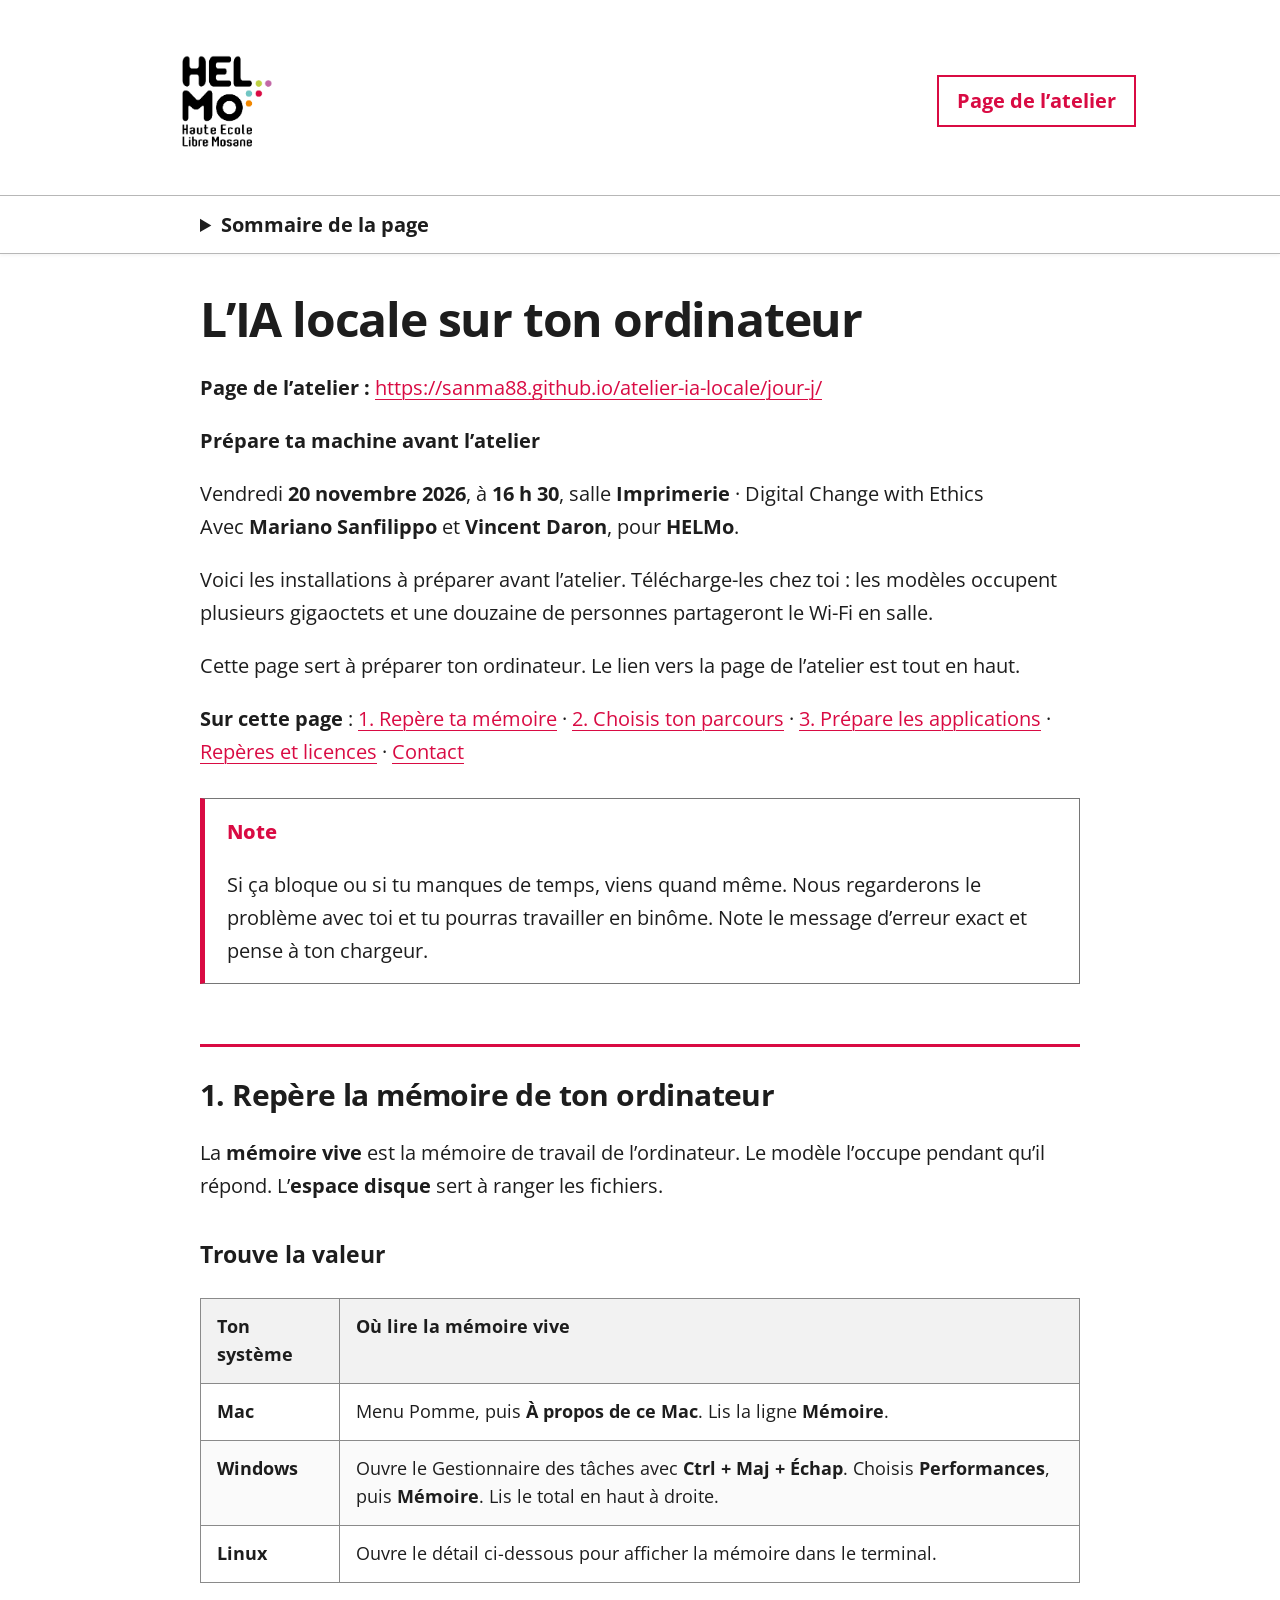
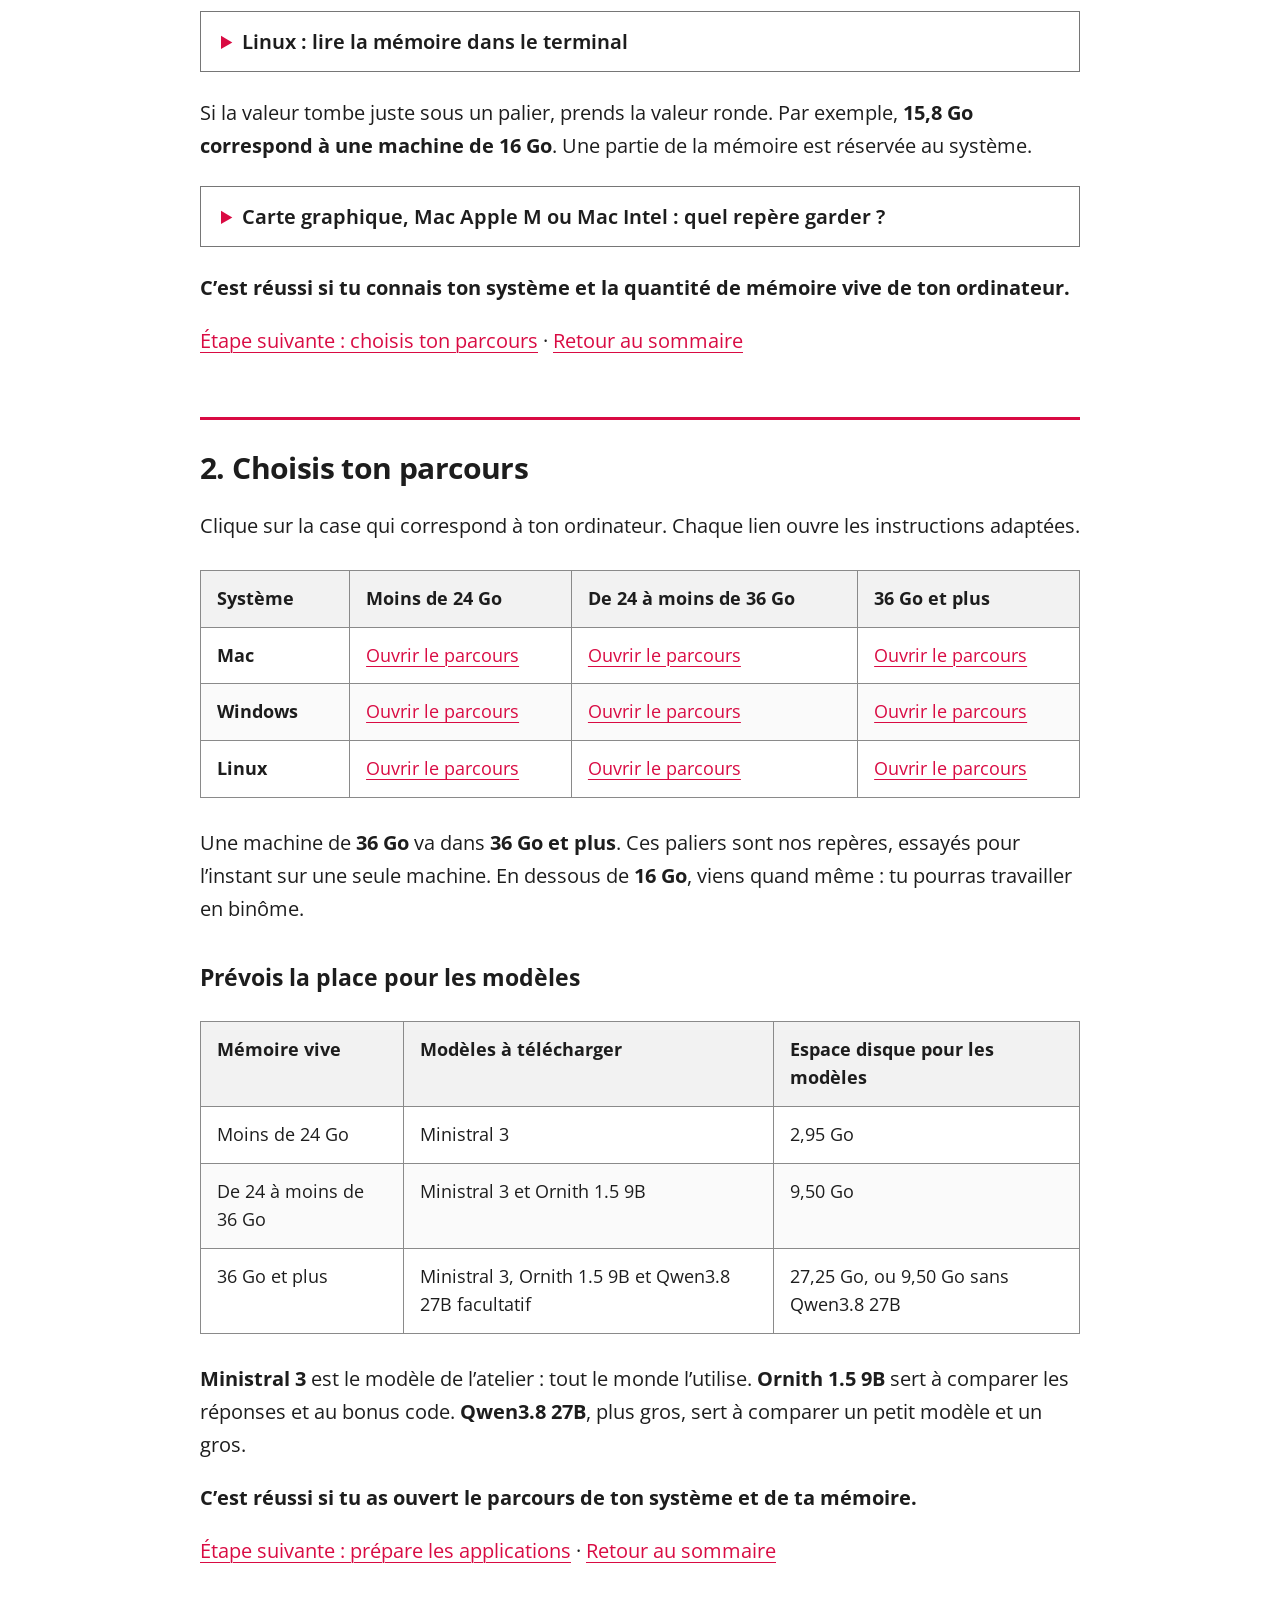
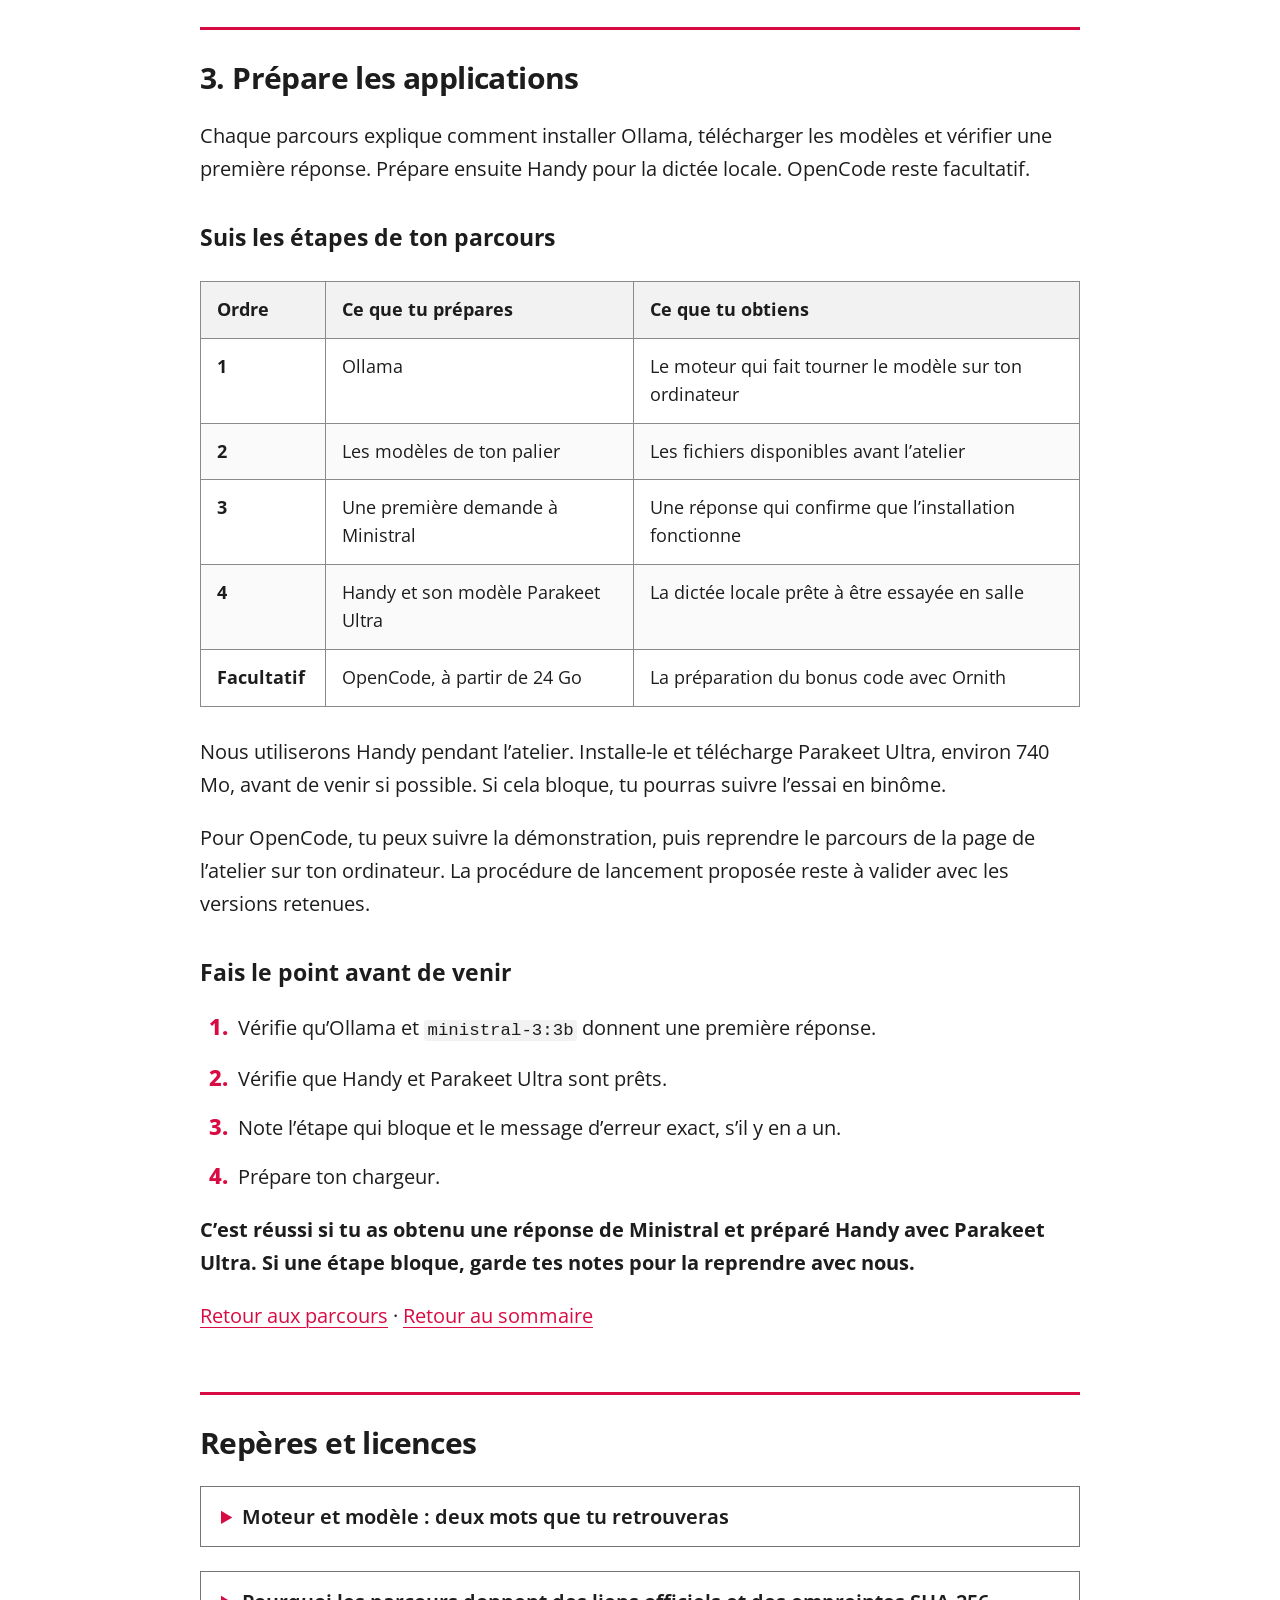
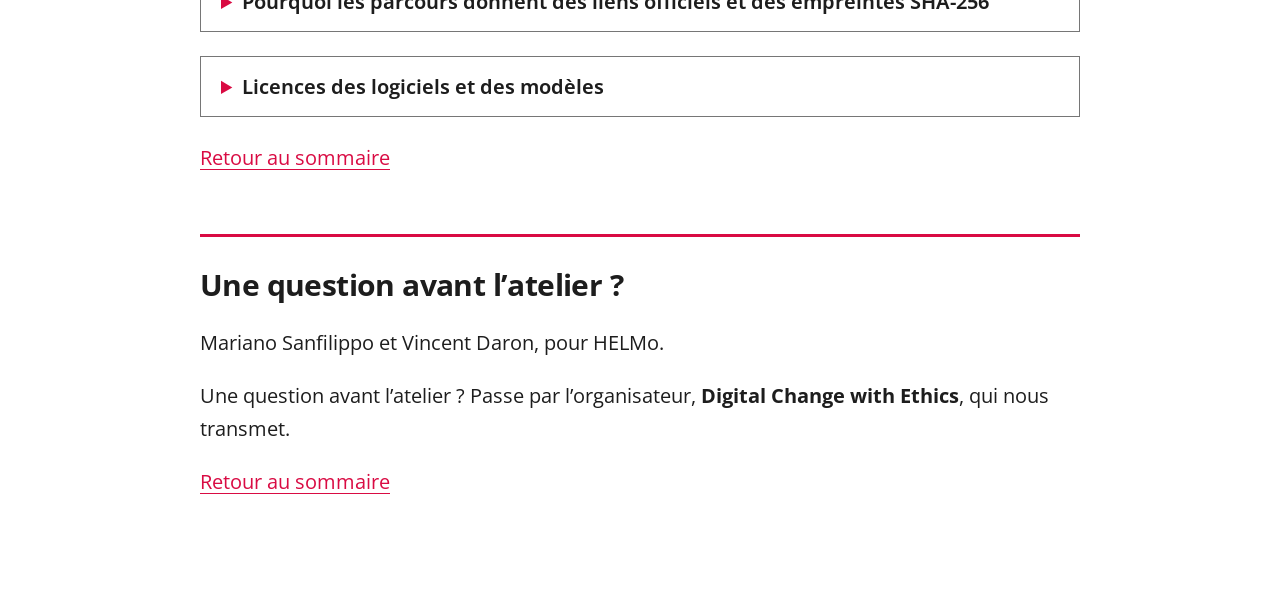
<file: docs/index.html>
<!doctype html>
<html lang="fr">
<head>
<meta charset="utf-8">
<meta name="viewport" content="width=device-width, initial-scale=1">
<meta name="color-scheme" content="light">
<meta name="referrer" content="no-referrer">
<meta http-equiv="Content-Security-Policy" content="default-src 'none'; img-src 'self'; font-src 'self'; style-src 'self'; script-src 'self'; connect-src 'none'; base-uri 'none'; form-action 'none'">
<title>L’IA locale sur ton ordinateur | HELMo</title>
<link rel="icon" href="./assets/logo-helmo.png" type="image/png">
<link rel="stylesheet" href="./assets/site.css">
<script src="./assets/site.js" defer></script>
</head>
<body>
<a class="skip-link" href="#contenu">Aller au contenu</a>
<header class="site-header"><a class="logo-zone" href="https://www.helmo.be/" aria-label="HELMo, site de la haute école"><img src="./assets/logo-helmo.png" alt="HELMo" width="120" height="120"></a><nav aria-label="Pages de l’atelier"><a class="main-link" href="jour-j/">Page de l’atelier</a></nav></header>
<nav class="page-toc" aria-label="Étapes de cette page"><details><summary>Sommaire de la page</summary><ol><li><a href="#memoire">1. Repère la mémoire de ton ordinateur</a></li><li><a href="#parcours">2. Choisis ton parcours</a></li><li><a href="#preparation">3. Prépare les applications</a></li><li><a href="#reperes">Repères et licences</a></li><li><a href="#contact">Une question avant l’atelier ?</a></li></ol></details></nav>
<main><article id="contenu" tabindex="-1"><h1 id="lia-locale-sur-ton-ordinateur">L’IA locale sur ton ordinateur</h1>
<p><strong>Page de l’atelier :</strong> <a href="jour-j/">https://sanma88.github.io/atelier-ia-locale/jour-j/</a></p>
<p><strong>Prépare ta machine avant l’atelier</strong></p>
<p>Vendredi <strong>20 novembre 2026</strong>, à <strong>16 h 30</strong>, salle <strong>Imprimerie</strong> · Digital Change with Ethics<br>
Avec <strong>Mariano Sanfilippo</strong> et <strong>Vincent Daron</strong>, pour <strong>HELMo</strong>.</p>
<p>Voici les installations à préparer avant l’atelier. Télécharge-les chez toi : les modèles occupent plusieurs gigaoctets et une douzaine de personnes partageront le Wi-Fi en salle.</p>
<p>Cette page sert à préparer ton ordinateur. Le lien vers la page de l’atelier est tout en haut.</p>
<p><a id="sommaire"></a></p>
<p><strong>Sur cette page</strong> : <a href="#memoire">1. Repère ta mémoire</a> · <a href="#parcours">2. Choisis ton parcours</a> · <a href="#preparation">3. Prépare les applications</a> · <a href="#reperes">Repères et licences</a> · <a href="#contact">Contact</a></p>
<aside class="admonition" aria-label="Note"><p class="admonition-title">Note</p>
<p>Si ça bloque ou si tu manques de temps, viens quand même. Nous regarderons le problème avec toi et tu pourras travailler en binôme. Note le message d’erreur exact et pense à ton chargeur.</p>
</aside>
<p><a id="memoire"></a></p>
<h2 id="1-repère-la-mémoire-de-ton-ordinateur">1. Repère la mémoire de ton ordinateur</h2>
<p>La <strong>mémoire vive</strong> est la mémoire de travail de l’ordinateur. Le modèle l’occupe pendant qu’il répond. L’<strong>espace disque</strong> sert à ranger les fichiers.</p>
<h3 id="trouve-la-valeur">Trouve la valeur</h3>
<div class="table-scroll" role="region" aria-label="Tableau à faire défiler horizontalement" tabindex="0"><table>
<thead>
<tr>
<th>Ton système</th>
<th>Où lire la mémoire vive</th>
</tr>
</thead>
<tbody>
<tr>
<td><strong>Mac</strong></td>
<td>Menu Pomme, puis <strong>À propos de ce Mac</strong>. Lis la ligne <strong>Mémoire</strong>.</td>
</tr>
<tr>
<td><strong>Windows</strong></td>
<td>Ouvre le Gestionnaire des tâches avec <strong>Ctrl + Maj + Échap</strong>. Choisis <strong>Performances</strong>, puis <strong>Mémoire</strong>. Lis le total en haut à droite.</td>
</tr>
<tr>
<td><strong>Linux</strong></td>
<td>Ouvre le détail ci-dessous pour afficher la mémoire dans le terminal.</td>
</tr>
</tbody>
</table></div>
<details>
<summary>Linux : lire la mémoire dans le terminal</summary>
<ol>
<li>Ouvre un terminal, la fenêtre où tu peux taper des commandes.</li>
<li>Copie cette commande, puis appuie sur Entrée :</li>
</ol>
<div class="code-block"><div class="code-tools"><button type="button" class="copy-button" aria-label="Copier le bloc 1" aria-describedby="code-1-status" data-copy="code-1">Copier</button><span id="code-1-status" role="status" aria-live="polite"></span></div><pre tabindex="0" aria-label="Bloc à copier 1"><code id="code-1">free -h
</code></pre></div>
<ol start="3">
<li>Lis la colonne <code>total</code> de la ligne qui commence par <code>Mem</code> ou <code>Mém.</code>.</li>
</ol>
</details>
<p>Si la valeur tombe juste sous un palier, prends la valeur ronde. Par exemple, <strong>15,8 Go correspond à une machine de 16 Go</strong>. Une partie de la mémoire est réservée au système.</p>
<p><a id="et-si-ton-pc-a-une-carte-graphique-windows-et-linux"></a></p>
<details>
<summary>Carte graphique, Mac Apple M ou Mac Intel : quel repère garder ?</summary>
<p>Une carte graphique calcule bien plus vite que le processeur. Pour en profiter, le modèle doit tenir dans sa mémoire dédiée, la <strong>VRAM</strong>.</p>
<p><strong>Sur Windows :</strong></p>
<ol>
<li>Ouvre le Gestionnaire des tâches avec <strong>Ctrl + Maj + Échap</strong>.</li>
<li>Choisis <strong>Performances</strong>, puis <strong>GPU</strong>.</li>
<li>Lis la <strong>mémoire GPU dédiée</strong>.</li>
</ol>
<p>La mémoire GPU partagée est de la mémoire vive prêtée à la carte. Elle ne va pas plus vite. Si la mémoire dédiée est faible ou absente, choisis ton parcours d’après la mémoire vive.</p>
<p><strong>Sur Linux avec une carte NVIDIA</strong>, cette commande affiche la mémoire de la carte :</p>
<div class="code-block"><div class="code-tools"><button type="button" class="copy-button" aria-label="Copier le bloc 2" aria-describedby="code-2-status" data-copy="code-2">Copier</button><span id="code-2-status" role="status" aria-live="polite"></span></div><pre tabindex="0" aria-label="Bloc à copier 2"><code id="code-2">nvidia-smi
</code></pre></div>
<div class="table-scroll" role="region" aria-label="Tableau à faire défiler horizontalement" tabindex="0"><table>
<thead>
<tr>
<th>Modèle</th>
<th>Repère de mémoire graphique dédiée</th>
</tr>
</thead>
<tbody>
<tr>
<td>Ministral 3</td>
<td>Environ 4 Go</td>
</tr>
<tr>
<td>Ornith 9B</td>
<td>Environ 8 Go</td>
</tr>
<tr>
<td>Qwen3.8 27B</td>
<td>Environ 24 Go</td>
</tr>
</tbody>
</table></div>
<p>Ollama exploite les cartes NVIDIA récentes et certaines Radeon récentes. Sinon, il calcule avec le processeur, plus lentement.</p>
<p>Sans carte graphique, garde de la marge. Windows et tes programmes ouverts occupent déjà une partie de la mémoire vive. Un modèle trop lourd peut ralentir fortement ton ordinateur, voire le bloquer.</p>
<p>Sur un <strong>Mac avec une puce Apple M</strong>, le processeur et la puce graphique partagent la mémoire. Sur un <strong>Mac Intel</strong>, Ollama utilise le processeur et les réponses peuvent être beaucoup plus lentes. Commence avec <code>ministral-3:3b</code> avant d’essayer un modèle plus gros.</p>
</details>
<p><strong>C’est réussi si tu connais ton système et la quantité de mémoire vive de ton ordinateur.</strong></p>
<p><a href="#parcours">Étape suivante : choisis ton parcours</a> · <a href="#sommaire">Retour au sommaire</a></p>
<p><a id="parcours"></a>
<a id="les-neuf-dossiers"></a></p>
<h2 id="2-choisis-ton-parcours">2. Choisis ton parcours</h2>
<p>Clique sur la case qui correspond à ton ordinateur. Chaque lien ouvre les instructions adaptées.</p>
<div class="table-scroll" role="region" aria-label="Tableau à faire défiler horizontalement" tabindex="0"><table>
<thead>
<tr>
<th>Système</th>
<th>Moins de 24 Go</th>
<th>De 24 à moins de 36 Go</th>
<th>36 Go et plus</th>
</tr>
</thead>
<tbody>
<tr>
<td><strong>Mac</strong></td>
<td><a href="mac/moins-de-24-go/">Ouvrir le parcours</a></td>
<td><a href="mac/de-24-a-36-go/">Ouvrir le parcours</a></td>
<td><a href="mac/36-go-et-plus/">Ouvrir le parcours</a></td>
</tr>
<tr>
<td><strong>Windows</strong></td>
<td><a href="windows/moins-de-24-go/">Ouvrir le parcours</a></td>
<td><a href="windows/de-24-a-36-go/">Ouvrir le parcours</a></td>
<td><a href="windows/36-go-et-plus/">Ouvrir le parcours</a></td>
</tr>
<tr>
<td><strong>Linux</strong></td>
<td><a href="linux/moins-de-24-go/">Ouvrir le parcours</a></td>
<td><a href="linux/de-24-a-36-go/">Ouvrir le parcours</a></td>
<td><a href="linux/36-go-et-plus/">Ouvrir le parcours</a></td>
</tr>
</tbody>
</table></div>
<p>Une machine de <strong>36 Go</strong> va dans <strong>36 Go et plus</strong>. Ces paliers sont nos repères, essayés pour l’instant sur une seule machine. En dessous de <strong>16 Go</strong>, viens quand même : tu pourras travailler en binôme.</p>
<h3 id="prévois-la-place-pour-les-modèles">Prévois la place pour les modèles</h3>
<div class="table-scroll" role="region" aria-label="Tableau à faire défiler horizontalement" tabindex="0"><table>
<thead>
<tr>
<th>Mémoire vive</th>
<th>Modèles à télécharger</th>
<th>Espace disque pour les modèles</th>
</tr>
</thead>
<tbody>
<tr>
<td>Moins de 24 Go</td>
<td>Ministral 3</td>
<td>2,95 Go</td>
</tr>
<tr>
<td>De 24 à moins de 36 Go</td>
<td>Ministral 3 et Ornith 1.5 9B</td>
<td>9,50 Go</td>
</tr>
<tr>
<td>36 Go et plus</td>
<td>Ministral 3, Ornith 1.5 9B et Qwen3.8 27B facultatif</td>
<td>27,25 Go, ou 9,50 Go sans Qwen3.8 27B</td>
</tr>
</tbody>
</table></div>
<p><strong>Ministral 3</strong> est le modèle de l’atelier : tout le monde l’utilise. <strong>Ornith 1.5 9B</strong> sert à comparer les réponses et au bonus code. <strong>Qwen3.8 27B</strong>, plus gros, sert à comparer un petit modèle et un gros.</p>
<p><strong>C’est réussi si tu as ouvert le parcours de ton système et de ta mémoire.</strong></p>
<p><a href="#preparation">Étape suivante : prépare les applications</a> · <a href="#sommaire">Retour au sommaire</a></p>
<p><a id="preparation"></a></p>
<h2 id="3-prépare-les-applications">3. Prépare les applications</h2>
<p>Chaque parcours explique comment installer Ollama, télécharger les modèles et vérifier une première réponse. Prépare ensuite Handy pour la dictée locale. OpenCode reste facultatif.</p>
<h3 id="suis-les-étapes-de-ton-parcours">Suis les étapes de ton parcours</h3>
<div class="table-scroll" role="region" aria-label="Tableau à faire défiler horizontalement" tabindex="0"><table>
<thead>
<tr>
<th>Ordre</th>
<th>Ce que tu prépares</th>
<th>Ce que tu obtiens</th>
</tr>
</thead>
<tbody>
<tr>
<td><strong>1</strong></td>
<td>Ollama</td>
<td>Le moteur qui fait tourner le modèle sur ton ordinateur</td>
</tr>
<tr>
<td><strong>2</strong></td>
<td>Les modèles de ton palier</td>
<td>Les fichiers disponibles avant l’atelier</td>
</tr>
<tr>
<td><strong>3</strong></td>
<td>Une première demande à Ministral</td>
<td>Une réponse qui confirme que l’installation fonctionne</td>
</tr>
<tr>
<td><strong>4</strong></td>
<td>Handy et son modèle Parakeet Ultra</td>
<td>La dictée locale prête à être essayée en salle</td>
</tr>
<tr>
<td><strong>Facultatif</strong></td>
<td>OpenCode, à partir de 24 Go</td>
<td>La préparation du bonus code avec Ornith</td>
</tr>
</tbody>
</table></div>
<p>Nous utiliserons Handy pendant l’atelier. Installe-le et télécharge Parakeet Ultra, environ 740 Mo, avant de venir si possible. Si cela bloque, tu pourras suivre l’essai en binôme.</p>
<p>Pour OpenCode, tu peux suivre la démonstration, puis reprendre le parcours de la page de l’atelier sur ton ordinateur. La procédure de lancement proposée reste à valider avec les versions retenues.</p>
<h3 id="fais-le-point-avant-de-venir">Fais le point avant de venir</h3>
<ol>
<li>Vérifie qu’Ollama et <code>ministral-3:3b</code> donnent une première réponse.</li>
<li>Vérifie que Handy et Parakeet Ultra sont prêts.</li>
<li>Note l’étape qui bloque et le message d’erreur exact, s’il y en a un.</li>
<li>Prépare ton chargeur.</li>
</ol>
<p><strong>C’est réussi si tu as obtenu une réponse de Ministral et préparé Handy avec Parakeet Ultra. Si une étape bloque, garde tes notes pour la reprendre avec nous.</strong></p>
<p><a href="#parcours">Retour aux parcours</a> · <a href="#sommaire">Retour au sommaire</a></p>
<p><a id="reperes"></a></p>
<h2 id="repères-et-licences">Repères et licences</h2>
<details>
<summary>Moteur et modèle : deux mots que tu retrouveras</summary>
<p>Le <strong>moteur</strong>, Ollama, est le logiciel qui fait tourner une IA sur ton ordinateur. Avec les modèles de ce dépôt, tes questions et ses réponses sont calculées et gardées sur ton ordinateur. Internet sert au téléchargement.</p>
<p>Le <strong>modèle</strong> est le fichier qui contient les réglages appris pendant l’entraînement.</p>
<p>Ce dépôt contient les liens officiels et les commandes pour préparer ton ordinateur. Les logiciels et les modèles se téléchargent depuis les sites indiqués dans les parcours.</p>
</details>
<details>
<summary>Pourquoi les parcours donnent des liens officiels et des empreintes SHA-256</summary>
<p>Les liens directs mènent aux pages de publication des éditeurs, à une version précise. Un installeur récupéré ailleurs peut embarquer autre chose que ce qu’il annonce.</p>
<p>Chaque fichier est accompagné de son <strong>empreinte SHA-256</strong>. Elle permet de vérifier que le fichier reçu est bien celui publié. Fais cette vérification avant d’ouvrir le fichier. Ton parcours donne la commande et explique quoi faire si l’empreinte diffère.</p>
<p>Sous Linux, et pour OpenCode sur Mac, l’installation passe par un script du site officiel de l’éditeur. Sans autre réglage, ce script installe la version publiée au moment où tu le lances. Chaque parcours montre comment le lire avant de le lancer.</p>
</details>
<details>
<summary>Licences des logiciels et des modèles</summary>
<div class="table-scroll" role="region" aria-label="Tableau à faire défiler horizontalement" tabindex="0"><table>
<thead>
<tr>
<th>Logiciel</th>
<th>Rôle</th>
<th>Licence</th>
</tr>
</thead>
<tbody>
<tr>
<td>Ollama</td>
<td>Moteur</td>
<td>MIT</td>
</tr>
<tr>
<td>OpenCode</td>
<td>Assistant de programmation, facultatif</td>
<td>MIT</td>
</tr>
<tr>
<td>Handy</td>
<td>Dictée vocale locale</td>
<td>MIT</td>
</tr>
</tbody>
</table></div>
<p>Chaque modèle porte sa propre licence, distincte de celle d’Ollama.</p>
<div class="table-scroll" role="region" aria-label="Tableau à faire défiler horizontalement" tabindex="0"><table>
<thead>
<tr>
<th>Modèle</th>
<th>Licence</th>
</tr>
</thead>
<tbody>
<tr>
<td>Ministral 3 (<code>ministral-3:3b</code>)</td>
<td>Apache 2.0</td>
</tr>
<tr>
<td>Ornith 1.5 9B (<code>ornith-1.5:9b</code>)</td>
<td>MIT, selon son éditeur</td>
</tr>
<tr>
<td>Qwen3.8 27B (<code>qwen3.8:27b</code>)</td>
<td>Apache 2.0</td>
</tr>
</tbody>
</table></div>
</details>
<p><a href="#sommaire">Retour au sommaire</a></p>
<p><a id="contact"></a></p>
<h2 id="une-question-avant-latelier-">Une question avant l’atelier ?</h2>
<p>Mariano Sanfilippo et Vincent Daron, pour HELMo.</p>
<p>Une question avant l’atelier ? Passe par l’organisateur, <strong>Digital Change with Ethics</strong>, qui nous transmet.</p>
<p><a href="#sommaire">Retour au sommaire</a></p>
</article></main>
</body>
</html>
</file>
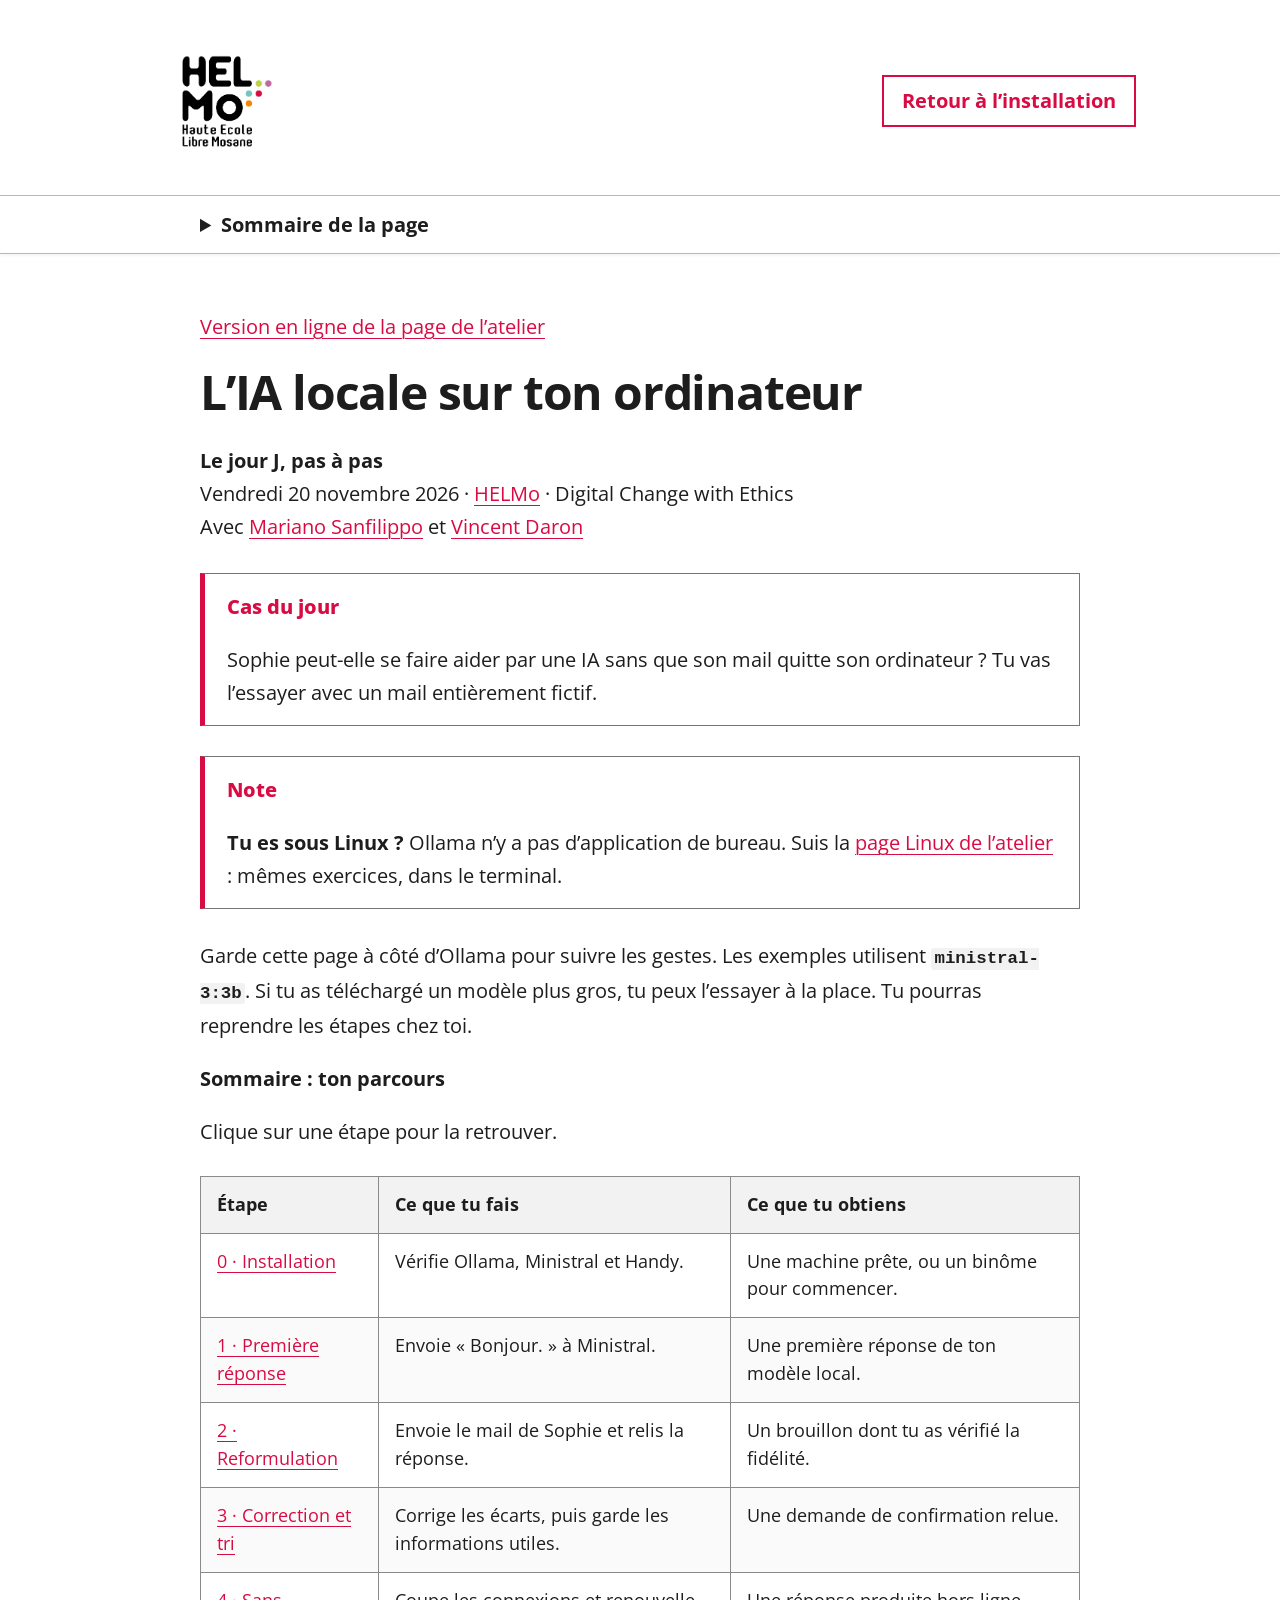
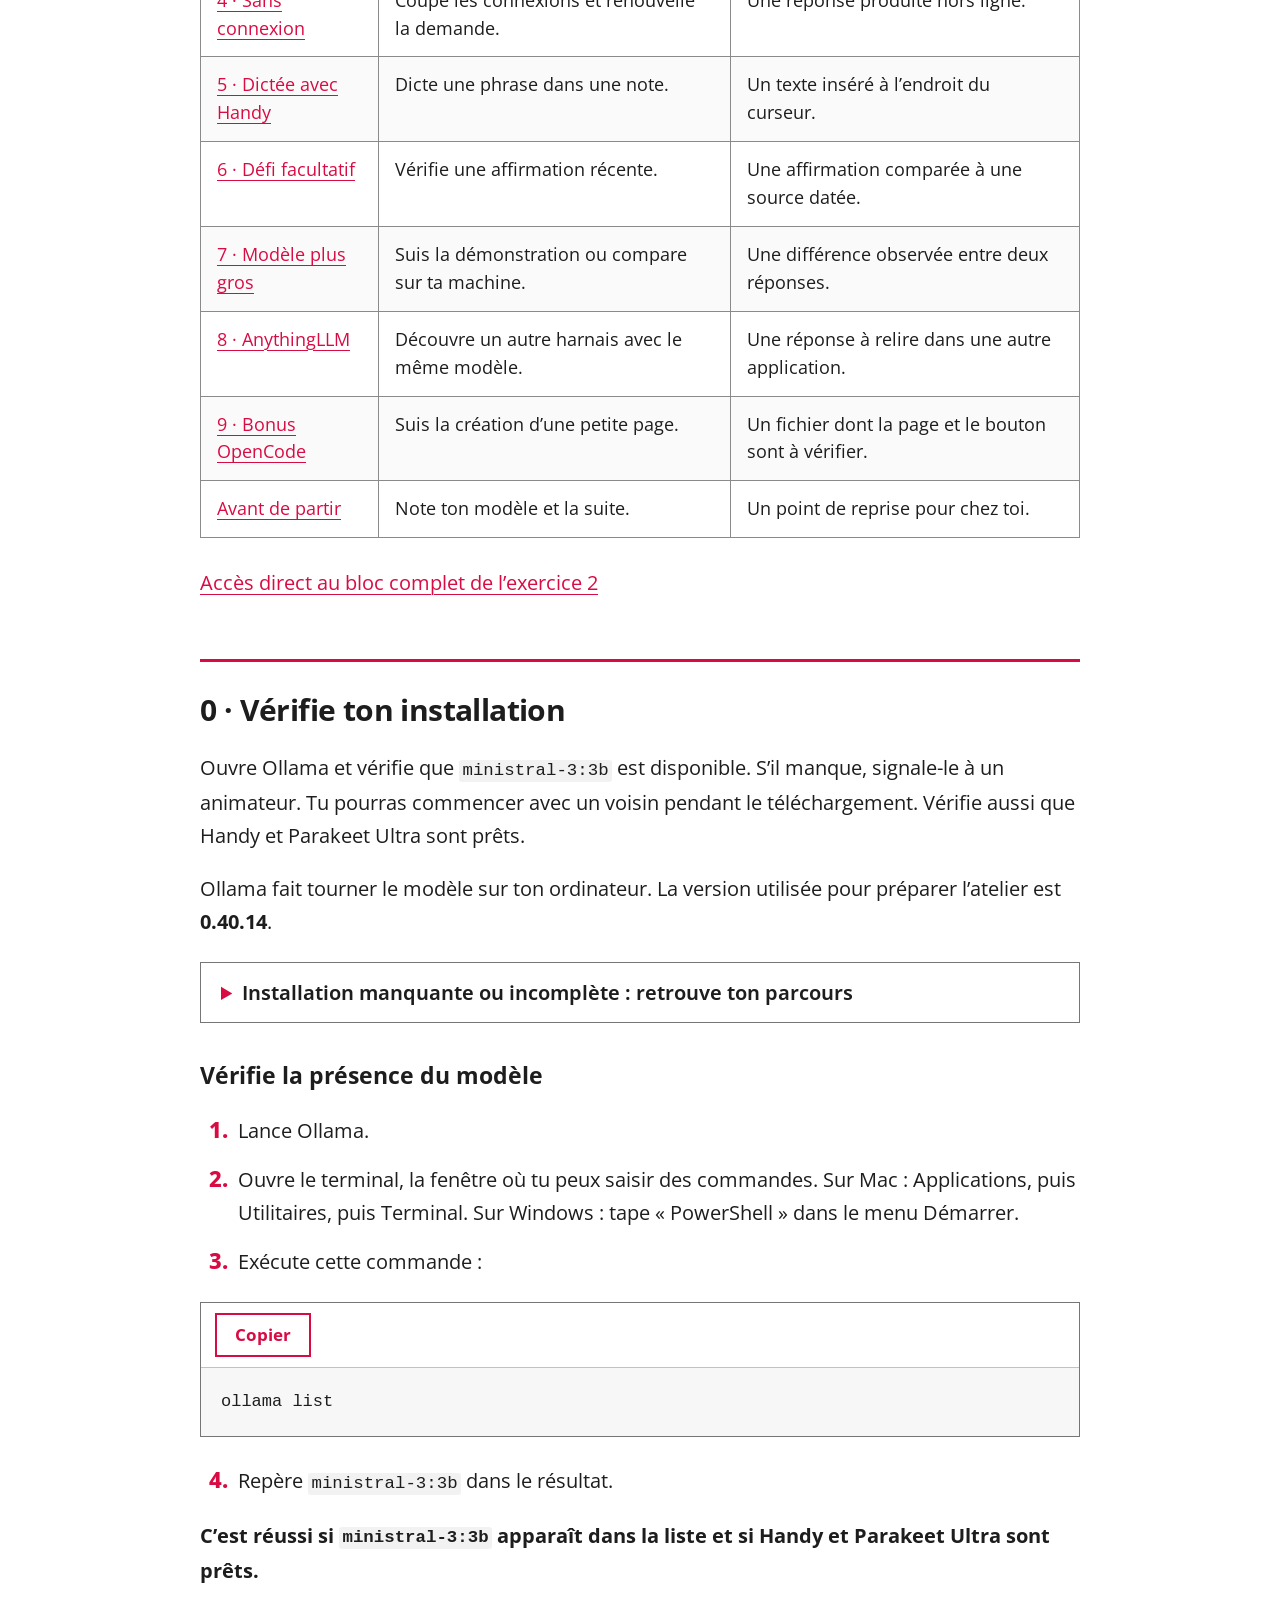
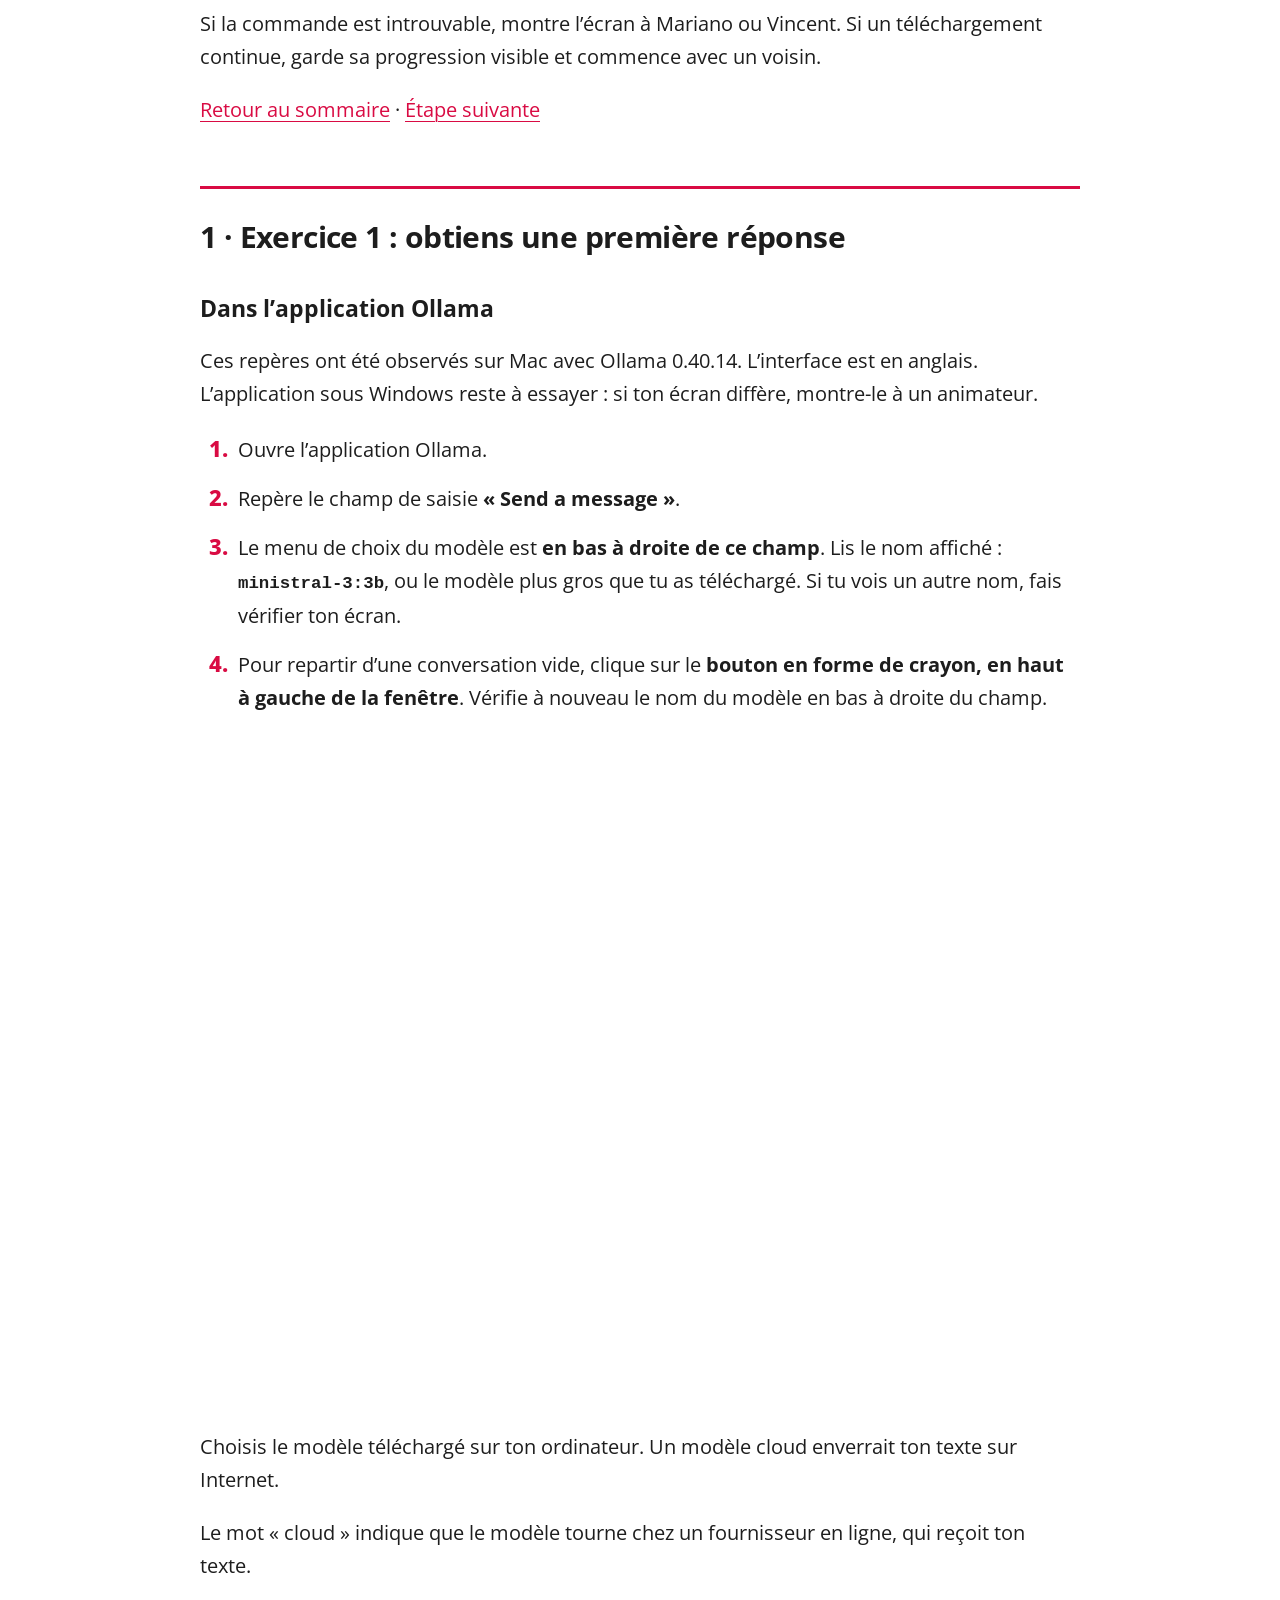
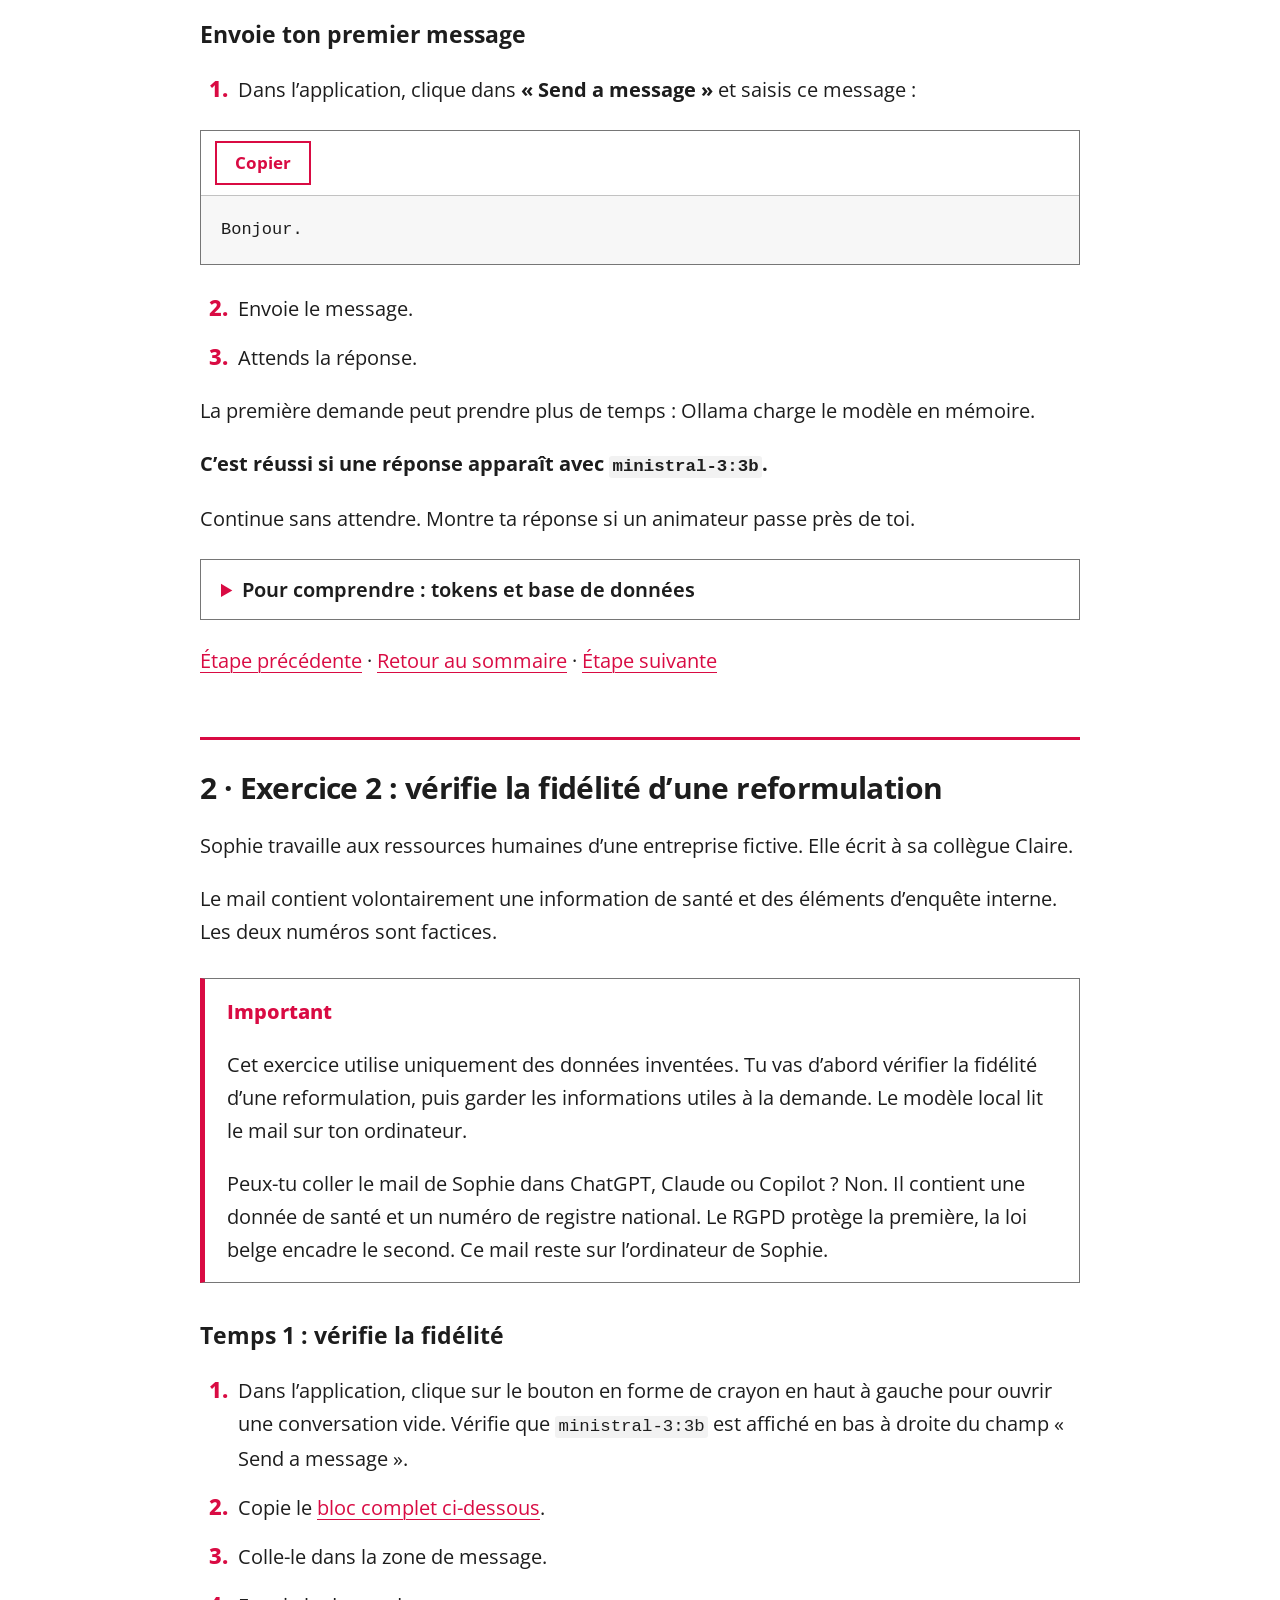
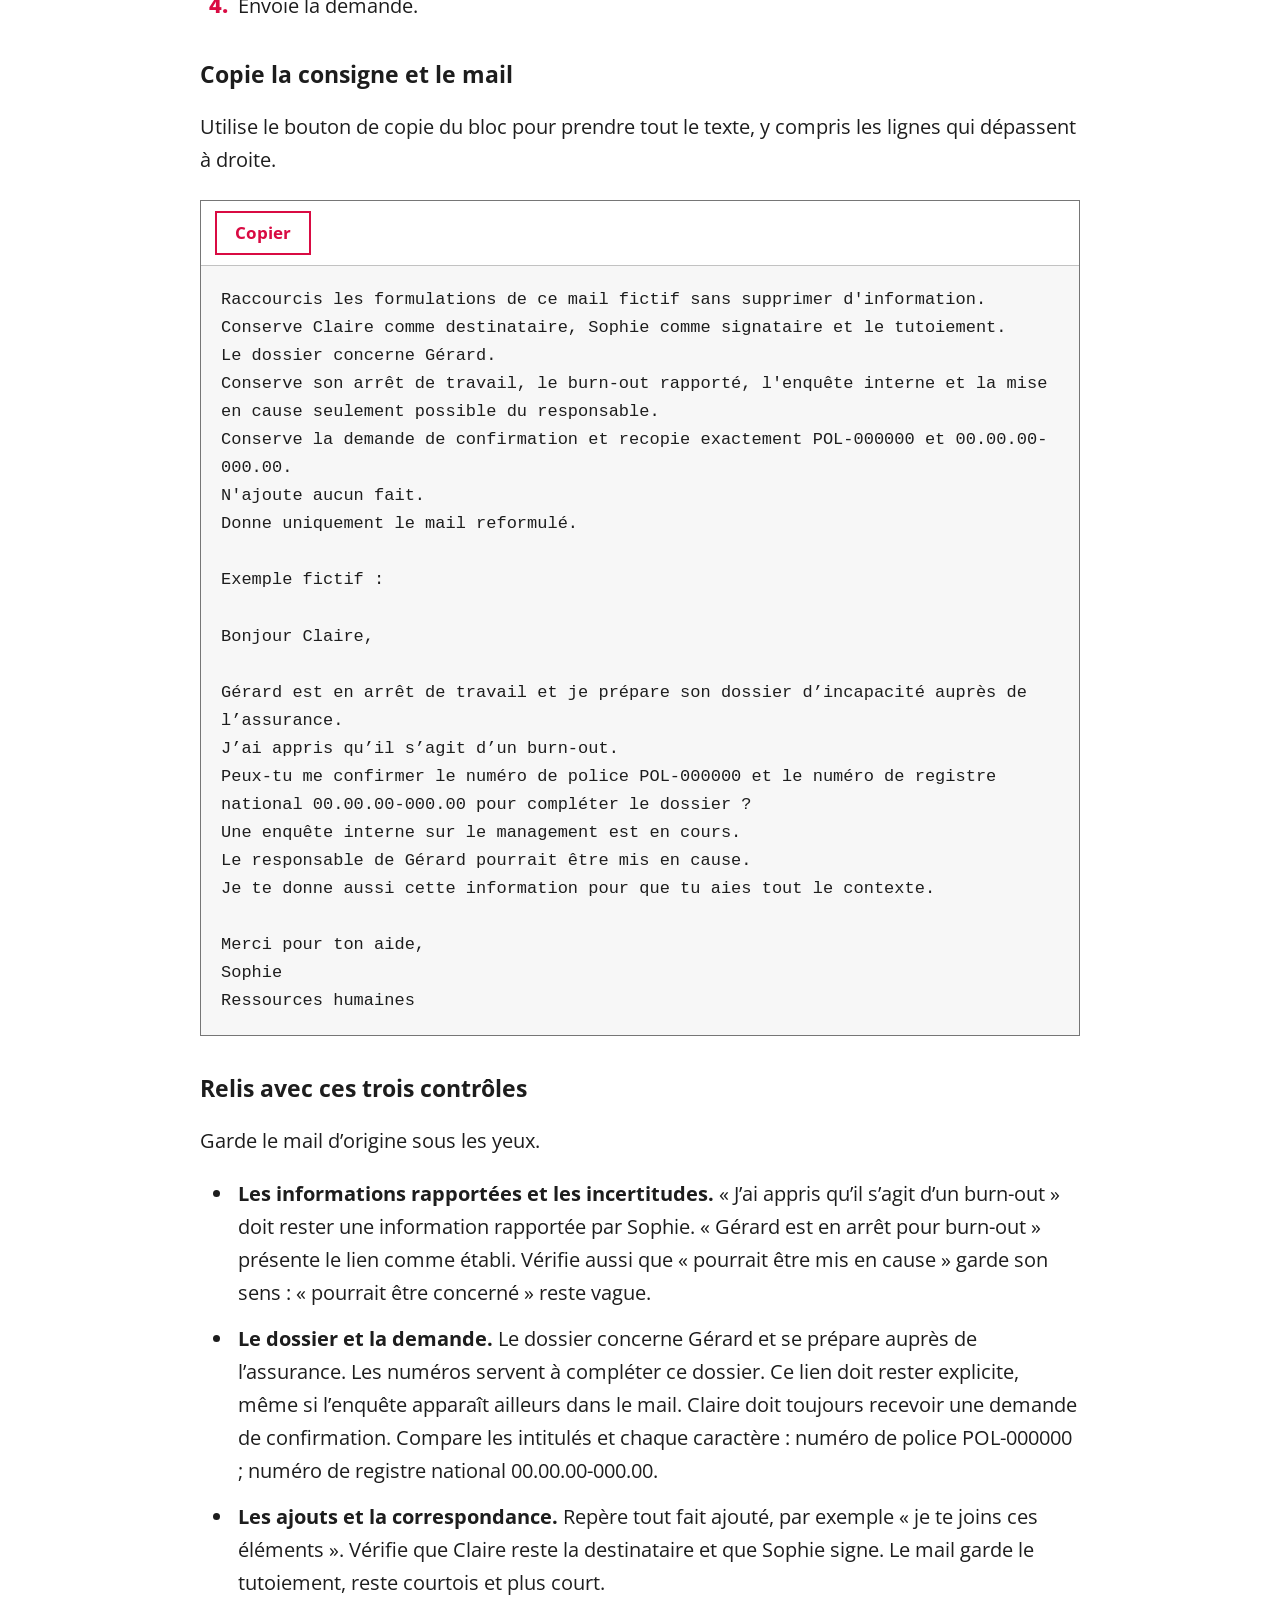
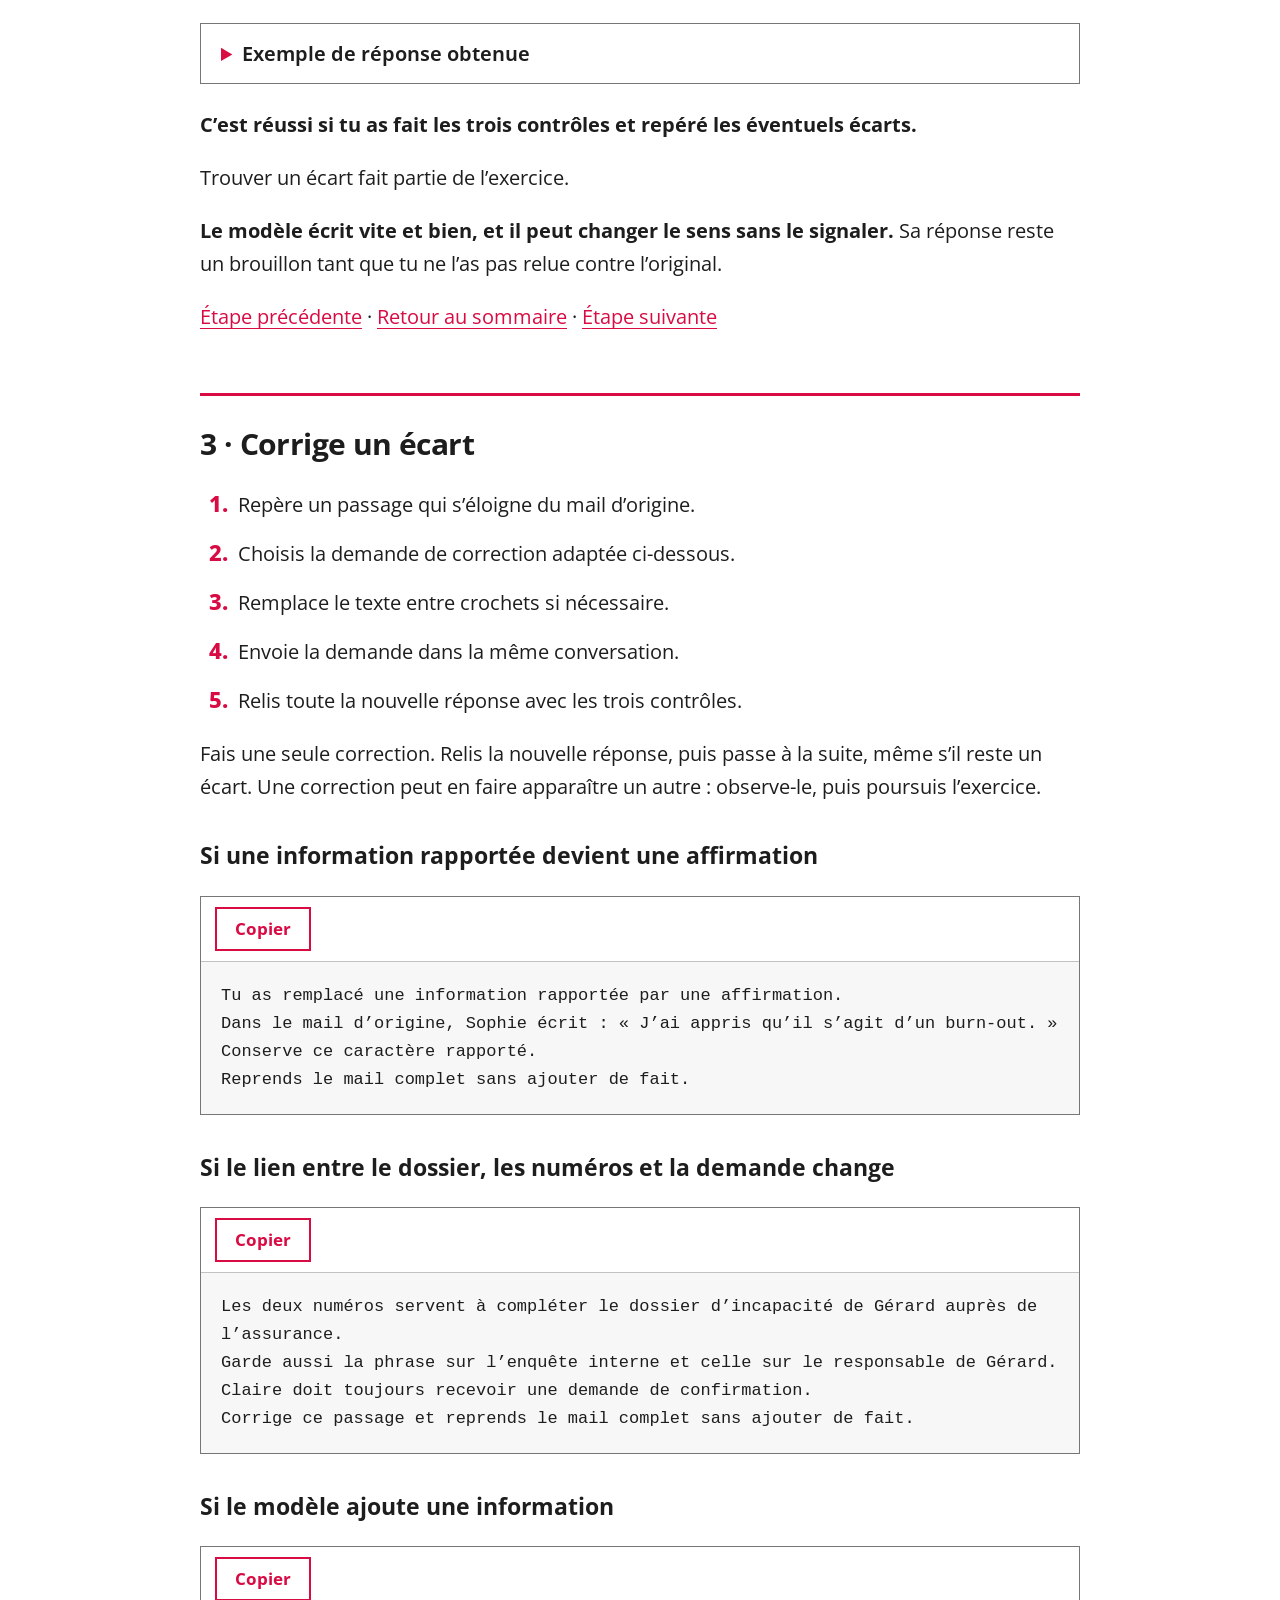
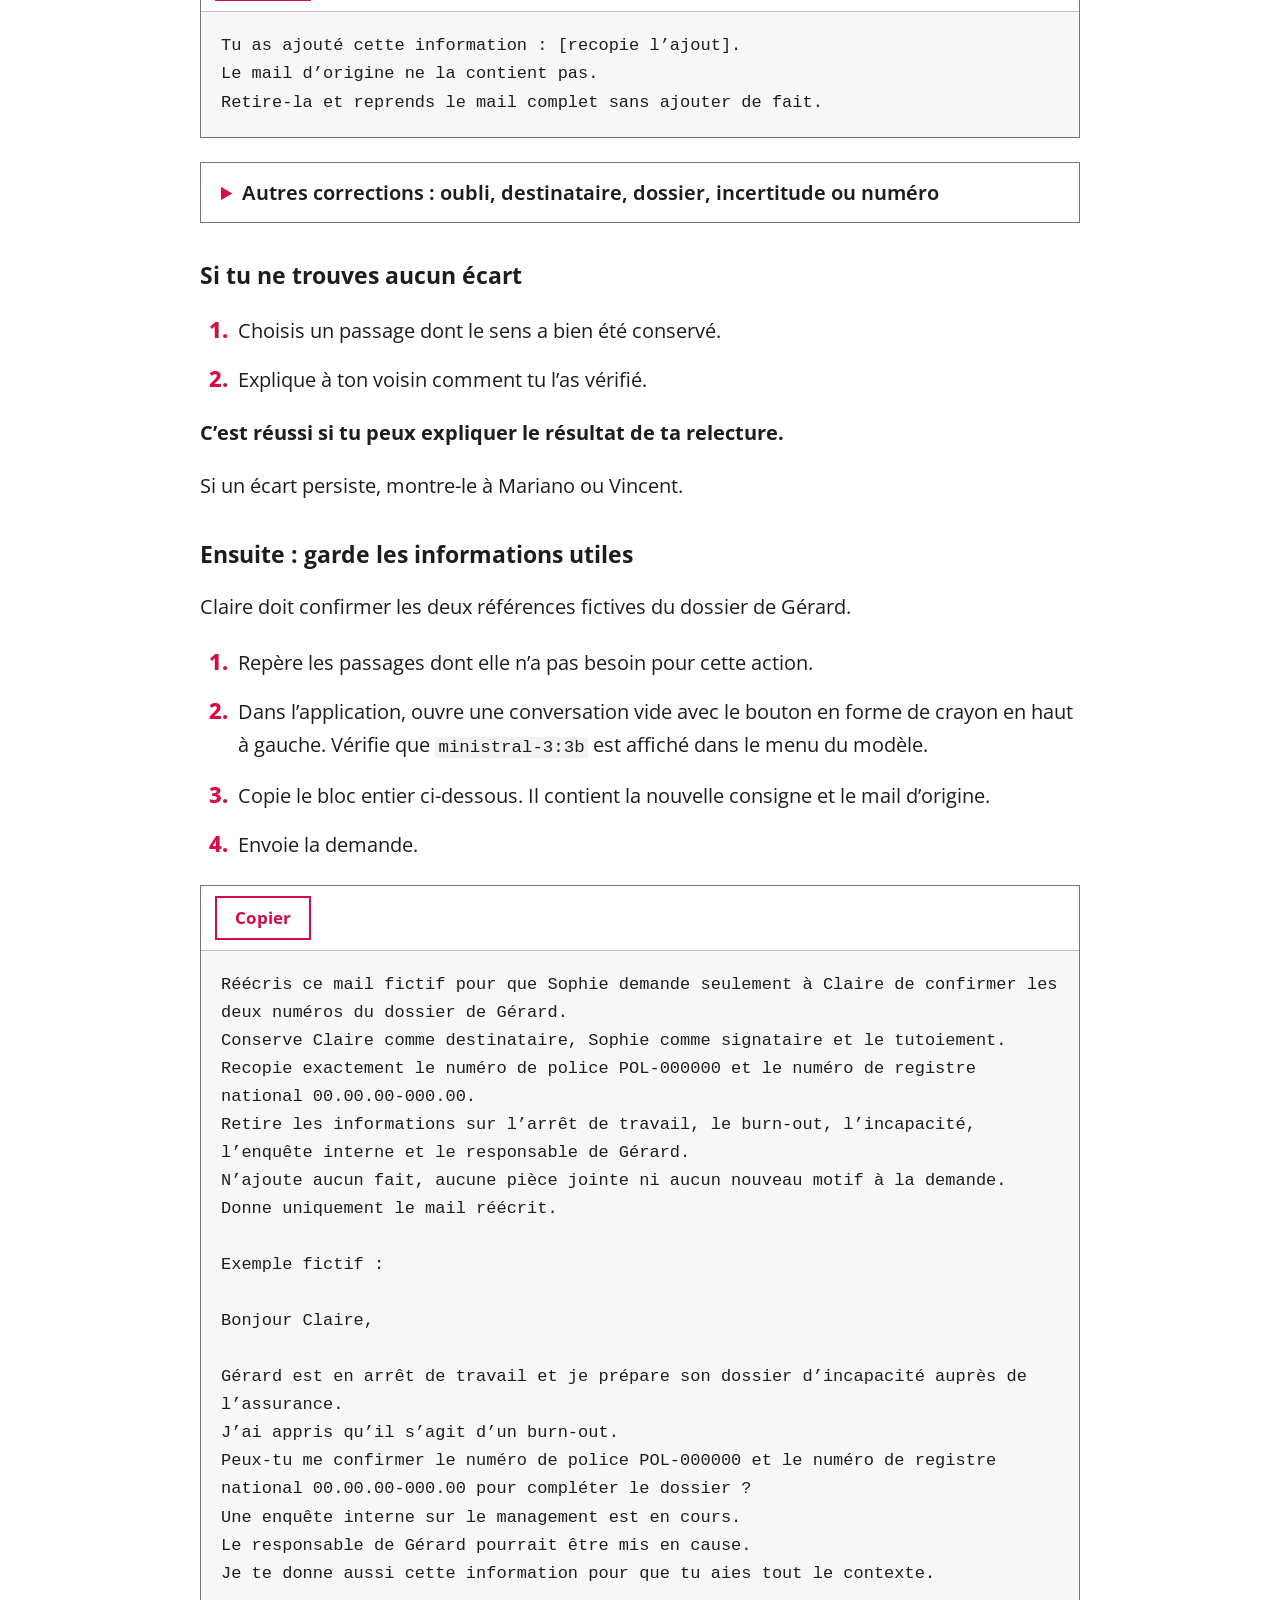
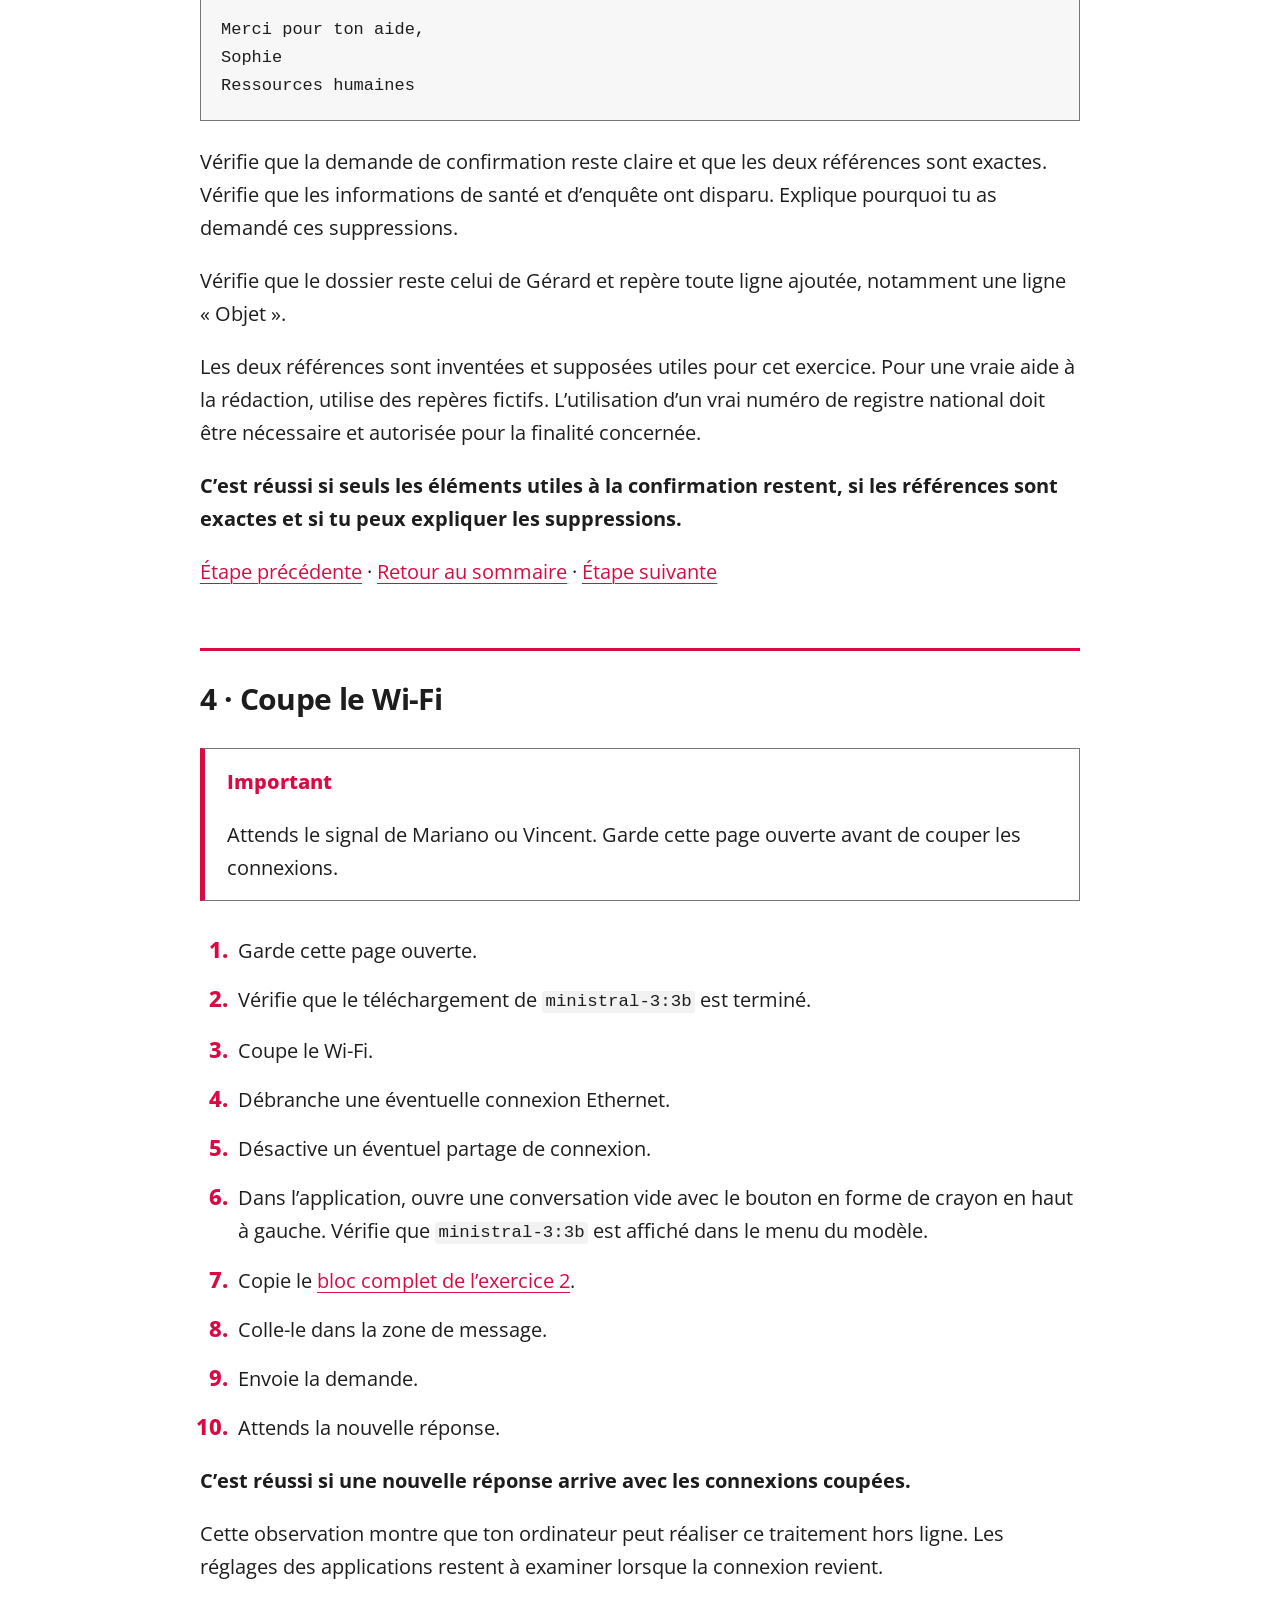
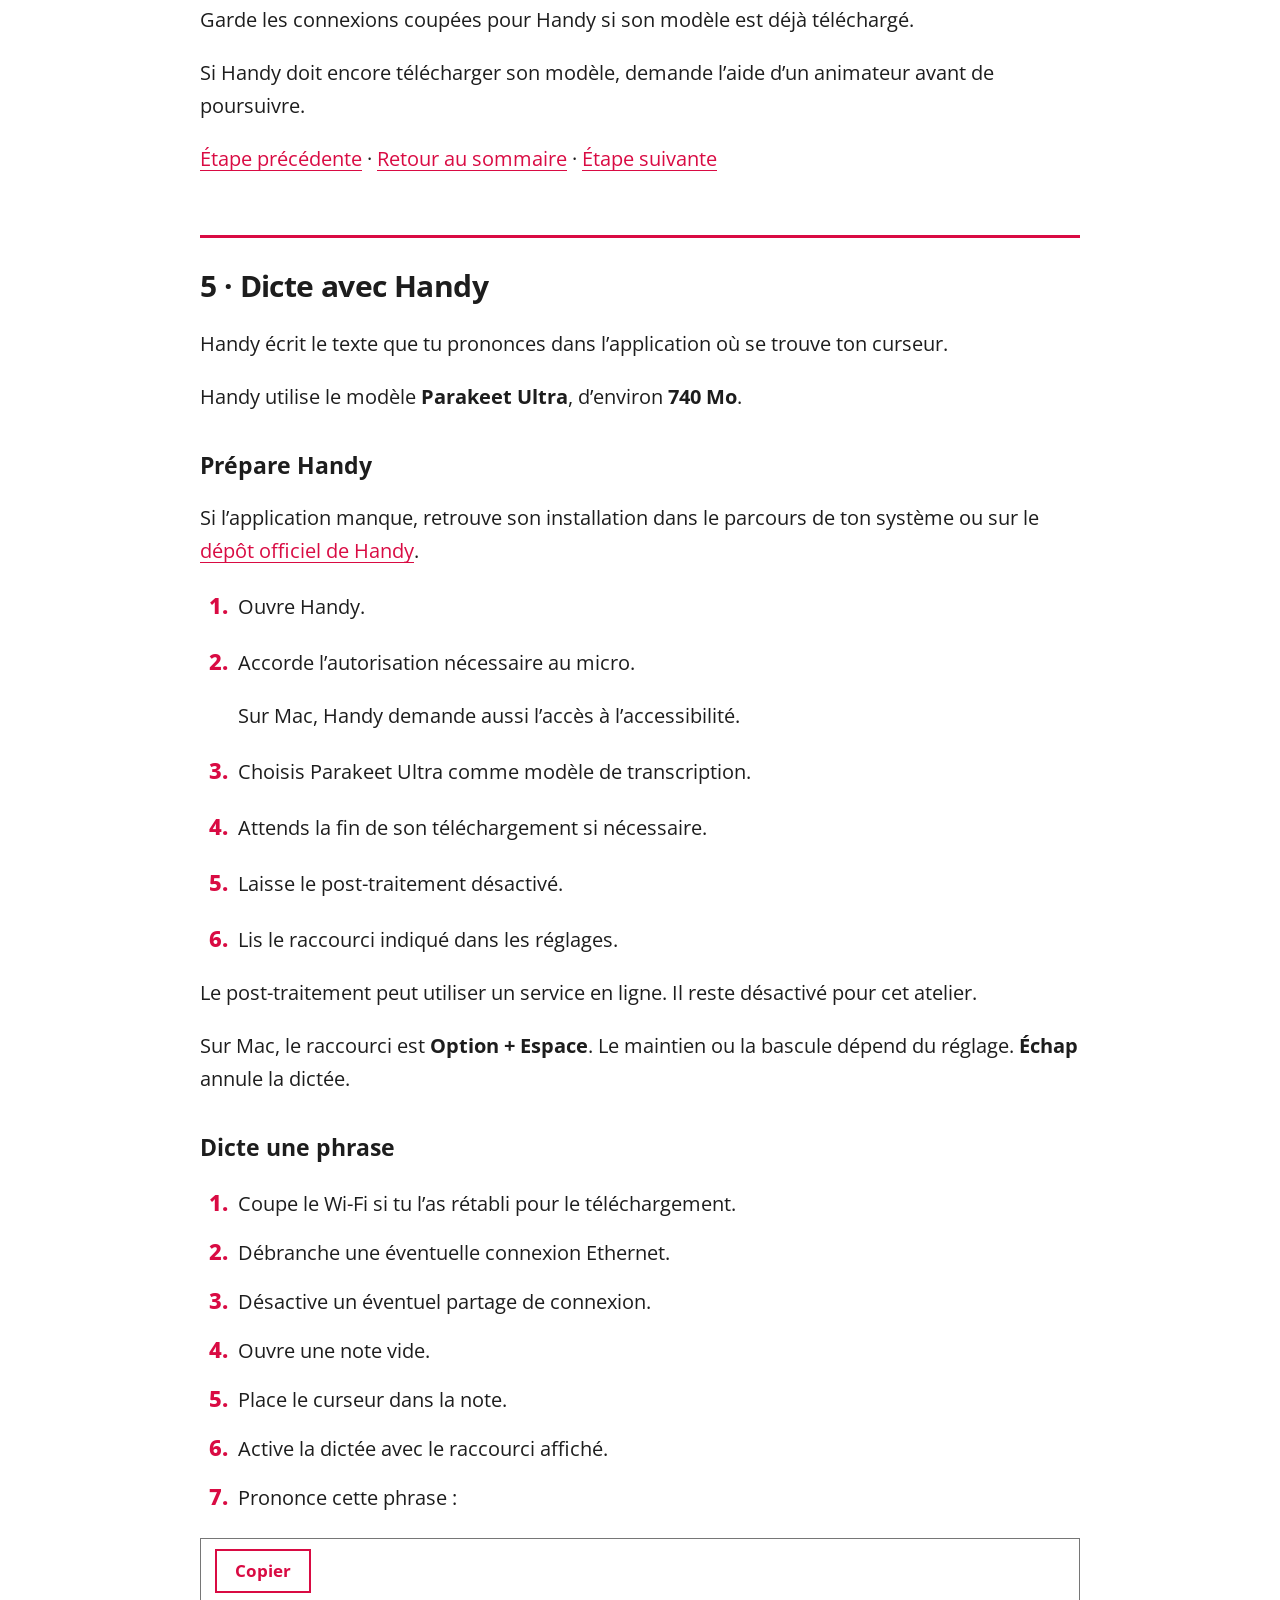
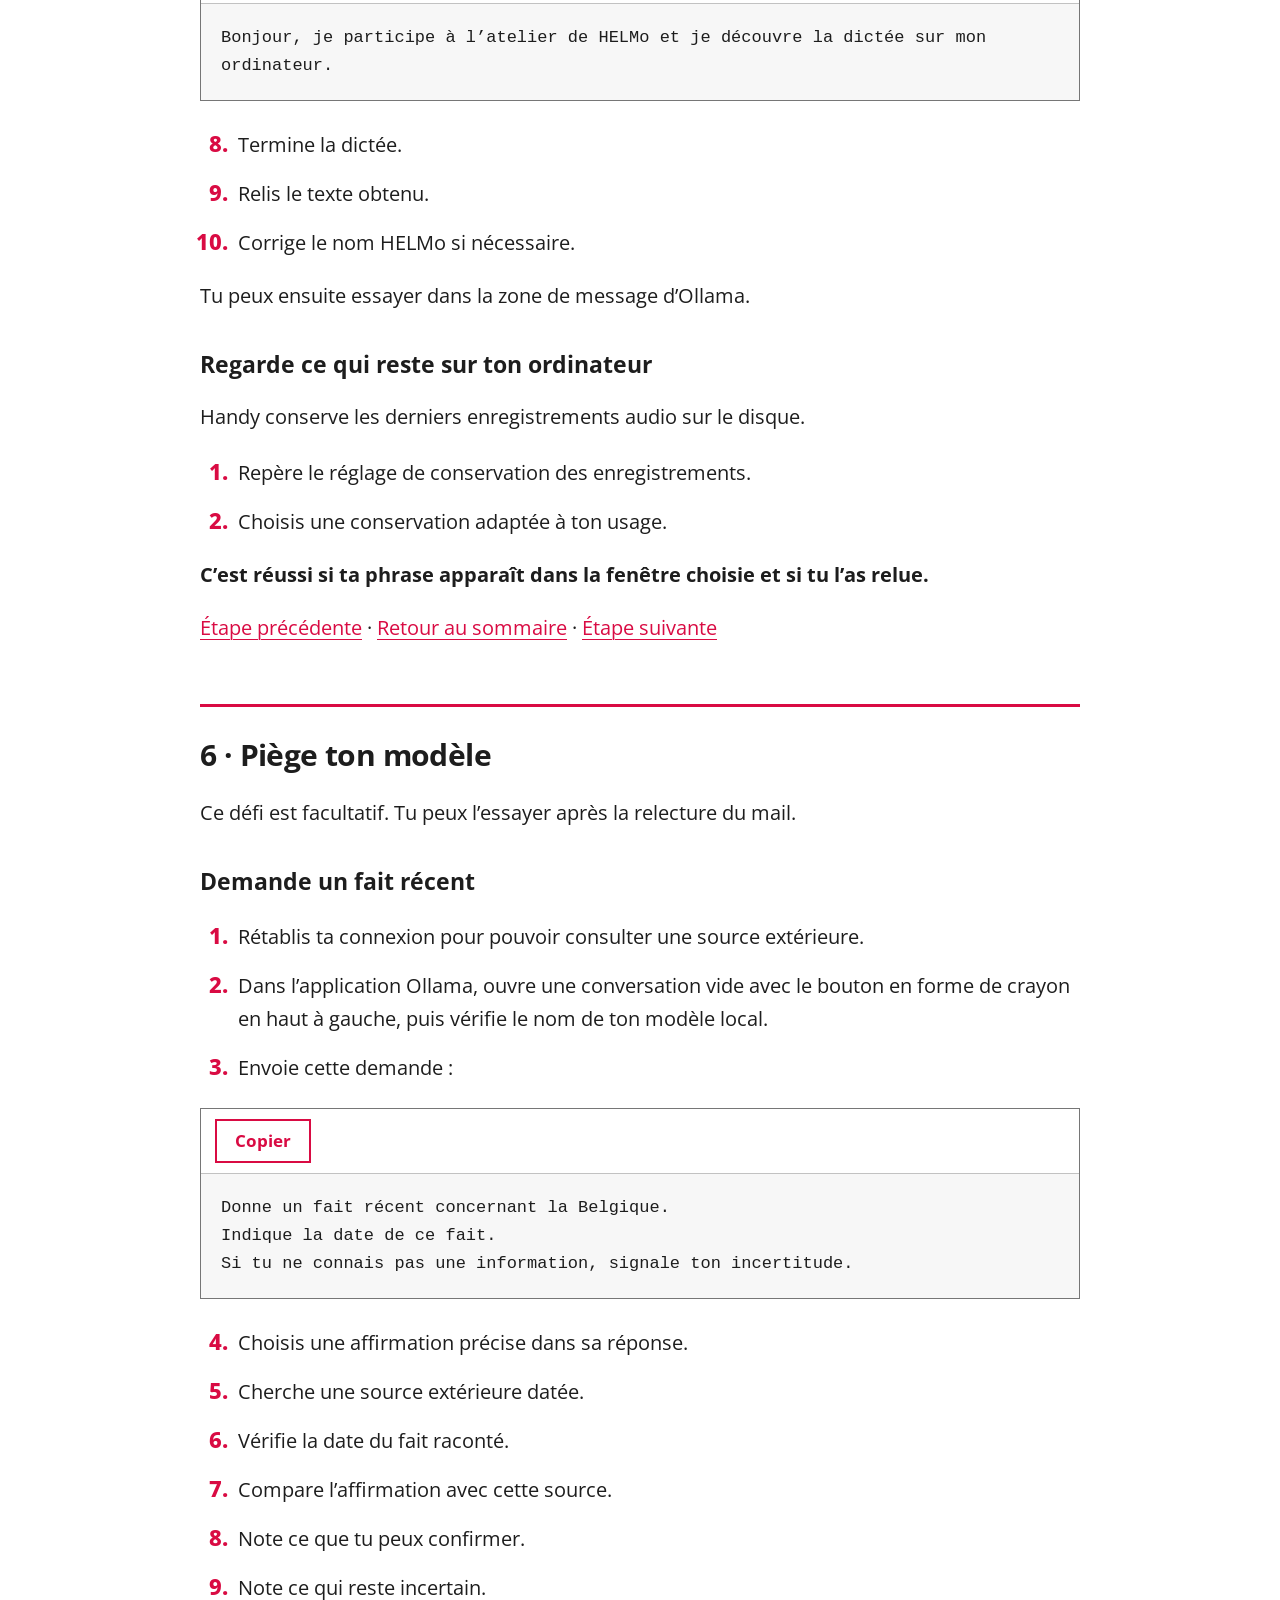
<file: docs/jour-j/index.html>
<!doctype html>
<html lang="fr">
<head>
<meta charset="utf-8">
<meta name="viewport" content="width=device-width, initial-scale=1">
<meta name="color-scheme" content="light">
<meta name="referrer" content="no-referrer">
<meta http-equiv="Content-Security-Policy" content="default-src 'none'; img-src 'self'; font-src 'self'; style-src 'self'; script-src 'self'; connect-src 'none'; base-uri 'none'; form-action 'none'">
<title>L’IA locale sur ton ordinateur | HELMo</title>
<link rel="icon" href="../assets/logo-helmo.png" type="image/png">
<link rel="stylesheet" href="../assets/site.css">
<script src="../assets/site.js" defer></script>
</head>
<body>
<a class="skip-link" href="#contenu">Aller au contenu</a>
<header class="site-header"><a class="logo-zone" href="https://www.helmo.be/" aria-label="HELMo, site de la haute école"><img src="../assets/logo-helmo.png" alt="HELMo" width="120" height="120"></a><nav aria-label="Pages de l’atelier"><a class="main-link" href="../">Retour à l’installation</a></nav></header>
<nav class="page-toc" aria-label="Étapes de cette page"><details><summary>Sommaire de la page</summary><ol><li><a href="#etape-0">0 · Vérifie ton installation</a></li><li><a href="#etape-1">1 · Exercice 1 : obtiens une première réponse</a></li><li><a href="#etape-2">2 · Exercice 2 : vérifie la fidélité d’une reformulation</a></li><li><a href="#etape-3">3 · Corrige un écart</a></li><li><a href="#etape-4">4 · Coupe le Wi-Fi</a></li><li><a href="#etape-5">5 · Dicte avec Handy</a></li><li><a href="#etape-6">6 · Piège ton modèle</a></li><li><a href="#etape-7">7 · Essaie un modèle plus gros</a></li><li><a href="#etape-8">8 · Change de harnais avec AnythingLLM</a></li><li><a href="#etape-9">9 · Bonus : crée un fichier avec OpenCode</a></li><li><a href="#avant-de-partir">Avant de partir</a></li></ol></details></nav>
<main><article id="contenu" tabindex="-1"><p><a href="./">Version en ligne de la page de l’atelier</a></p>
<h1 id="lia-locale-sur-ton-ordinateur">L’IA locale sur ton ordinateur</h1>
<p><strong>Le jour J, pas à pas</strong><br>
Vendredi 20 novembre 2026 · <a href="https://www.helmo.be/">HELMo</a> · Digital Change with Ethics<br>
Avec <a href="https://www.linkedin.com/in/marianosanfilippo/">Mariano Sanfilippo</a> et <a href="https://www.linkedin.com/in/vincent-daron-35757a2ab/">Vincent Daron</a></p>
<aside class="admonition" aria-label="Cas du jour"><p class="admonition-title">Cas du jour</p>
<p>Sophie peut-elle se faire aider par une IA sans que son mail quitte son ordinateur ? Tu vas l’essayer avec un mail entièrement fictif.</p>
</aside>
<aside class="admonition" aria-label="Note"><p class="admonition-title">Note</p>
<p><strong>Tu es sous Linux ?</strong> Ollama n’y a pas d’application de bureau. Suis la <a href="linux/">page Linux de l’atelier</a> : mêmes exercices, dans le terminal.</p>
</aside>
<p>Garde cette page à côté d’Ollama pour suivre les gestes. Les exemples utilisent <strong><code>ministral-3:3b</code></strong>. Si tu as téléchargé un modèle plus gros, tu peux l’essayer à la place. Tu pourras reprendre les étapes chez toi.</p>
<p><a id="sommaire"></a></p>
<p><strong>Sommaire : ton parcours</strong></p>
<p>Clique sur une étape pour la retrouver.</p>
<div class="table-scroll" role="region" aria-label="Tableau à faire défiler horizontalement" tabindex="0"><table>
<thead>
<tr>
<th>Étape</th>
<th>Ce que tu fais</th>
<th>Ce que tu obtiens</th>
</tr>
</thead>
<tbody>
<tr>
<td><a href="#etape-0">0 · Installation</a></td>
<td>Vérifie Ollama, Ministral et Handy.</td>
<td>Une machine prête, ou un binôme pour commencer.</td>
</tr>
<tr>
<td><a href="#etape-1">1 · Première réponse</a></td>
<td>Envoie « Bonjour. » à Ministral.</td>
<td>Une première réponse de ton modèle local.</td>
</tr>
<tr>
<td><a href="#etape-2">2 · Reformulation</a></td>
<td>Envoie le mail de Sophie et relis la réponse.</td>
<td>Un brouillon dont tu as vérifié la fidélité.</td>
</tr>
<tr>
<td><a href="#etape-3">3 · Correction et tri</a></td>
<td>Corrige les écarts, puis garde les informations utiles.</td>
<td>Une demande de confirmation relue.</td>
</tr>
<tr>
<td><a href="#etape-4">4 · Sans connexion</a></td>
<td>Coupe les connexions et renouvelle la demande.</td>
<td>Une réponse produite hors ligne.</td>
</tr>
<tr>
<td><a href="#etape-5">5 · Dictée avec Handy</a></td>
<td>Dicte une phrase dans une note.</td>
<td>Un texte inséré à l’endroit du curseur.</td>
</tr>
<tr>
<td><a href="#etape-6">6 · Défi facultatif</a></td>
<td>Vérifie une affirmation récente.</td>
<td>Une affirmation comparée à une source datée.</td>
</tr>
<tr>
<td><a href="#etape-7">7 · Modèle plus gros</a></td>
<td>Suis la démonstration ou compare sur ta machine.</td>
<td>Une différence observée entre deux réponses.</td>
</tr>
<tr>
<td><a href="#etape-8">8 · AnythingLLM</a></td>
<td>Découvre un autre harnais avec le même modèle.</td>
<td>Une réponse à relire dans une autre application.</td>
</tr>
<tr>
<td><a href="#etape-9">9 · Bonus OpenCode</a></td>
<td>Suis la création d’une petite page.</td>
<td>Un fichier dont la page et le bouton sont à vérifier.</td>
</tr>
<tr>
<td><a href="#avant-de-partir">Avant de partir</a></td>
<td>Note ton modèle et la suite.</td>
<td>Un point de reprise pour chez toi.</td>
</tr>
</tbody>
</table></div>
<p><a href="#bloc-complet">Accès direct au bloc complet de l’exercice 2</a></p>
<p><a id="etape-0"></a></p>
<h2 id="0--vérifie-ton-installation">0 · Vérifie ton installation</h2>
<p>Ouvre Ollama et vérifie que <code>ministral-3:3b</code> est disponible. S’il manque, signale-le à un animateur. Tu pourras commencer avec un voisin pendant le téléchargement. Vérifie aussi que Handy et Parakeet Ultra sont prêts.</p>
<p>Ollama fait tourner le modèle sur ton ordinateur. La version utilisée pour préparer l’atelier est <strong>0.40.14</strong>.</p>
<details>
<summary>Installation manquante ou incomplète : retrouve ton parcours</summary>
<p>Choisis le dossier qui correspond à ton système et à ta mémoire vive.</p>
<div class="table-scroll" role="region" aria-label="Tableau à faire défiler horizontalement" tabindex="0"><table>
<thead>
<tr>
<th>Système</th>
<th>Moins de 24 Go</th>
<th>De 24 Go à moins de 36 Go</th>
<th>36 Go et plus</th>
</tr>
</thead>
<tbody>
<tr>
<td>Mac</td>
<td><a href="../mac/moins-de-24-go/">Ouvrir le parcours</a></td>
<td><a href="../mac/de-24-a-36-go/">Ouvrir le parcours</a></td>
<td><a href="../mac/36-go-et-plus/">Ouvrir le parcours</a></td>
</tr>
<tr>
<td>Windows</td>
<td><a href="../windows/moins-de-24-go/">Ouvrir le parcours</a></td>
<td><a href="../windows/de-24-a-36-go/">Ouvrir le parcours</a></td>
<td><a href="../windows/36-go-et-plus/">Ouvrir le parcours</a></td>
</tr>
<tr>
<td>Linux</td>
<td><a href="../linux/moins-de-24-go/">Ouvrir le parcours</a></td>
<td><a href="../linux/de-24-a-36-go/">Ouvrir le parcours</a></td>
<td><a href="../linux/36-go-et-plus/">Ouvrir le parcours</a></td>
</tr>
</tbody>
</table></div>
<p>La mémoire vive est la mémoire de travail de ton ordinateur. L’espace disque sert à ranger les fichiers.</p>
<p>Si tu ne connais pas ta mémoire vive, consulte les indications du <a href="../">dépôt d’installation</a>.</p>
<p>Ces paliers sont des repères. Les essais disponibles portent sur une seule machine.</p>
<p>En dessous de 16 Go de mémoire vive, prévois de travailler en binôme.</p>
<h3 id="si-linstallation-manque">Si l’installation manque</h3>
<ol>
<li>Ouvre le parcours de ton système.</li>
<li>Suis les instructions d’installation d’Ollama.</li>
<li>Effectue les vérifications indiquées avant d’ouvrir l’installeur.</li>
<li>Télécharge uniquement <code>ministral-3:3b</code> pour commencer.</li>
</ol>
<p>Le dépôt d’installation fournit les liens officiels et les commandes de vérification des fichiers. Lorsqu’un script d’installation est utilisé, le parcours explique comment le lire avant de le lancer.</p>
<p>Si Ollama est déjà installé, exécute cette commande dans le terminal :</p>
<div class="code-block"><div class="code-tools"><button type="button" class="copy-button" aria-label="Copier le bloc 1" aria-describedby="code-1-status" data-copy="code-1">Copier</button><span id="code-1-status" role="status" aria-live="polite"></span></div><pre tabindex="0" aria-label="Bloc à copier 1"><code id="code-1">ollama pull ministral-3:3b
</code></pre></div>
<p>Attends le message <code>success</code>.</p>
<p>Le téléchargement représente environ <strong>3 Go</strong>.</p>
<p>Si le téléchargement s’interrompt, relance la même commande.</p>
<p>Conserve les fichiers déjà téléchargés.</p>
</details>
<h3 id="vérifie-la-présence-du-modèle">Vérifie la présence du modèle</h3>
<ol>
<li>Lance Ollama.</li>
<li>Ouvre le terminal, la fenêtre où tu peux saisir des commandes. Sur Mac : Applications, puis Utilitaires, puis Terminal. Sur Windows : tape « PowerShell » dans le menu Démarrer.</li>
<li>Exécute cette commande :</li>
</ol>
<div class="code-block"><div class="code-tools"><button type="button" class="copy-button" aria-label="Copier le bloc 2" aria-describedby="code-2-status" data-copy="code-2">Copier</button><span id="code-2-status" role="status" aria-live="polite"></span></div><pre tabindex="0" aria-label="Bloc à copier 2"><code id="code-2">ollama list
</code></pre></div>
<ol start="4">
<li>Repère <code>ministral-3:3b</code> dans le résultat.</li>
</ol>
<p><strong>C’est réussi si <code>ministral-3:3b</code> apparaît dans la liste et si Handy et Parakeet Ultra sont prêts.</strong></p>
<p>Si la commande est introuvable, montre l’écran à Mariano ou Vincent. Si un téléchargement continue, garde sa progression visible et commence avec un voisin.</p>
<p><a href="#sommaire">Retour au sommaire</a> · <a href="#etape-1">Étape suivante</a></p>
<p><a id="etape-1"></a></p>
<h2 id="1--exercice-1--obtiens-une-première-réponse">1 · Exercice 1 : obtiens une première réponse</h2>
<h3 id="dans-lapplication-ollama">Dans l’application Ollama</h3>
<p>Ces repères ont été observés sur Mac avec Ollama 0.40.14. L’interface est en anglais. L’application sous Windows reste à essayer : si ton écran diffère, montre-le à un animateur.</p>
<ol>
<li>Ouvre l’application Ollama.</li>
<li>Repère le champ de saisie <strong>« Send a message »</strong>.</li>
<li>Le menu de choix du modèle est <strong>en bas à droite de ce champ</strong>. Lis le nom affiché : <strong><code>ministral-3:3b</code></strong>, ou le modèle plus gros que tu as téléchargé. Si tu vois un autre nom, fais vérifier ton écran.</li>
<li>Pour repartir d’une conversation vide, clique sur le <strong>bouton en forme de crayon, en haut à gauche de la fenêtre</strong>. Vérifie à nouveau le nom du modèle en bas à droite du champ.</li>
</ol>
<p><img src="../assets/ollama-app-nouvelle-conversation.png" alt="Conversation vide dans Ollama sur Mac : la flèche désigne le bouton en forme de crayon en haut à gauche ; le champ « Send a message » affiche ministral-3:3b en bas à droite." decoding="async"></p>
<p>Choisis le modèle téléchargé sur ton ordinateur. Un modèle cloud enverrait ton texte sur Internet.</p>
<p>Le mot « cloud » indique que le modèle tourne chez un fournisseur en ligne, qui reçoit ton texte.</p>
<h3 id="envoie-ton-premier-message">Envoie ton premier message</h3>
<ol>
<li>Dans l’application, clique dans <strong>« Send a message »</strong> et saisis ce message :</li>
</ol>
<div class="code-block"><div class="code-tools"><button type="button" class="copy-button" aria-label="Copier le bloc 3" aria-describedby="code-3-status" data-copy="code-3">Copier</button><span id="code-3-status" role="status" aria-live="polite"></span></div><pre tabindex="0" aria-label="Bloc à copier 3"><code id="code-3">Bonjour.
</code></pre></div>
<ol start="2">
<li>Envoie le message.</li>
<li>Attends la réponse.</li>
</ol>
<p>La première demande peut prendre plus de temps : Ollama charge le modèle en mémoire.</p>
<p><strong>C’est réussi si une réponse apparaît avec <code>ministral-3:3b</code>.</strong></p>
<p>Continue sans attendre. Montre ta réponse si un animateur passe près de toi.</p>
<details>
<summary>Pour comprendre : tokens et base de données</summary>
<p>Un <strong>token</strong> est un morceau de texte traité par le modèle. Il peut correspondre à une partie de mot. L’application peut afficher plusieurs morceaux ensemble.</p>
<p>Une <strong>base de données</strong> range des informations pour les retrouver. Le modèle produit sa réponse à partir de réglages appris. Pour rechercher dans des documents ou une base de données, il lui faut un accès et des outils adaptés.</p>
</details>
<p><a href="#etape-0">Étape précédente</a> · <a href="#sommaire">Retour au sommaire</a> · <a href="#etape-2">Étape suivante</a></p>
<p><a id="etape-2"></a></p>
<h2 id="2--exercice-2--vérifie-la-fidélité-dune-reformulation">2 · Exercice 2 : vérifie la fidélité d’une reformulation</h2>
<p>Sophie travaille aux ressources humaines d’une entreprise fictive. Elle écrit à sa collègue Claire.</p>
<p>Le mail contient volontairement une information de santé et des éléments d’enquête interne. Les deux numéros sont factices.</p>
<aside class="admonition" aria-label="Important"><p class="admonition-title">Important</p>
<p>Cet exercice utilise uniquement des données inventées. Tu vas d’abord vérifier la fidélité d’une reformulation, puis garder les informations utiles à la demande. Le modèle local lit le mail sur ton ordinateur.</p>
<p>Peux-tu coller le mail de Sophie dans ChatGPT, Claude ou Copilot ? Non. Il contient une donnée de santé et un numéro de registre national. Le RGPD protège la première, la loi belge encadre le second. Ce mail reste sur l’ordinateur de Sophie.</p>
</aside>
<h3 id="temps-1--vérifie-la-fidélité">Temps 1 : vérifie la fidélité</h3>
<ol>
<li>Dans l’application, clique sur le bouton en forme de crayon en haut à gauche pour ouvrir une conversation vide. Vérifie que <code>ministral-3:3b</code> est affiché en bas à droite du champ « Send a message ».</li>
<li>Copie le <a href="#bloc-complet">bloc complet ci-dessous</a>.</li>
<li>Colle-le dans la zone de message.</li>
<li>Envoie la demande.</li>
</ol>
<p><a id="bloc-complet"></a></p>
<h3 id="copie-la-consigne-et-le-mail">Copie la consigne et le mail</h3>
<p>Utilise le bouton de copie du bloc pour prendre tout le texte, y compris les lignes qui dépassent à droite.</p>
<div class="code-block"><div class="code-tools"><button type="button" class="copy-button" aria-label="Copier le bloc 4" aria-describedby="code-4-status" data-copy="code-4">Copier</button><span id="code-4-status" role="status" aria-live="polite"></span></div><pre tabindex="0" aria-label="Bloc à copier 4"><code id="code-4">Raccourcis les formulations de ce mail fictif sans supprimer d'information.
Conserve Claire comme destinataire, Sophie comme signataire et le tutoiement.
Le dossier concerne Gérard.
Conserve son arrêt de travail, le burn-out rapporté, l'enquête interne et la mise en cause seulement possible du responsable.
Conserve la demande de confirmation et recopie exactement POL-000000 et 00.00.00-000.00.
N'ajoute aucun fait.
Donne uniquement le mail reformulé.

Exemple fictif :

Bonjour Claire,

Gérard est en arrêt de travail et je prépare son dossier d’incapacité auprès de l’assurance.
J’ai appris qu’il s’agit d’un burn-out.
Peux-tu me confirmer le numéro de police POL-000000 et le numéro de registre national 00.00.00-000.00 pour compléter le dossier ?
Une enquête interne sur le management est en cours.
Le responsable de Gérard pourrait être mis en cause.
Je te donne aussi cette information pour que tu aies tout le contexte.

Merci pour ton aide,
Sophie
Ressources humaines
</code></pre></div>
<h3 id="relis-avec-ces-trois-contrôles">Relis avec ces trois contrôles</h3>
<p>Garde le mail d’origine sous les yeux.</p>
<ul>
<li><strong>Les informations rapportées et les incertitudes.</strong> « J’ai appris qu’il s’agit d’un burn-out » doit rester une information rapportée par Sophie. « Gérard est en arrêt pour burn-out » présente le lien comme établi. Vérifie aussi que « pourrait être mis en cause » garde son sens : « pourrait être concerné » reste vague.</li>
<li><strong>Le dossier et la demande.</strong> Le dossier concerne Gérard et se prépare auprès de l’assurance. Les numéros servent à compléter ce dossier. Ce lien doit rester explicite, même si l’enquête apparaît ailleurs dans le mail. Claire doit toujours recevoir une demande de confirmation. Compare les intitulés et chaque caractère : numéro de police POL-000000 ; numéro de registre national 00.00.00-000.00.</li>
<li><strong>Les ajouts et la correspondance.</strong> Repère tout fait ajouté, par exemple « je te joins ces éléments ». Vérifie que Claire reste la destinataire et que Sophie signe. Le mail garde le tutoiement, reste courtois et plus court.</li>
</ul>
<details>
<summary>Exemple de réponse obtenue</summary>
<p>Voici une réponse obtenue avec <code>ministral-3:3b</code> dans l’application Ollama. Elle garde les deux numéros et écrit « Gérard est en arrêt pour burn-out ». La tienne sera différente.</p>
<p><img src="../assets/ollama-app-reponse.png" alt="Essai réel dans Ollama sur Mac : la réponse écrit « Gérard est en arrêt pour burn-out », conserve POL-000000 et 00.00.00-000.00, et omet l’assurance ainsi que « Ressources humaines ». Le modèle affiché est ministral-3:3b." decoding="async"></p>
</details>
<p><strong>C’est réussi si tu as fait les trois contrôles et repéré les éventuels écarts.</strong></p>
<p>Trouver un écart fait partie de l’exercice.</p>
<p><strong>Le modèle écrit vite et bien, et il peut changer le sens sans le signaler.</strong> Sa réponse reste un brouillon tant que tu ne l’as pas relue contre l’original.</p>
<p><a href="#etape-1">Étape précédente</a> · <a href="#sommaire">Retour au sommaire</a> · <a href="#etape-3">Étape suivante</a></p>
<p><a id="etape-3"></a></p>
<h2 id="3--corrige-un-écart">3 · Corrige un écart</h2>
<ol>
<li>Repère un passage qui s’éloigne du mail d’origine.</li>
<li>Choisis la demande de correction adaptée ci-dessous.</li>
<li>Remplace le texte entre crochets si nécessaire.</li>
<li>Envoie la demande dans la même conversation.</li>
<li>Relis toute la nouvelle réponse avec les trois contrôles.</li>
</ol>
<p>Fais une seule correction. Relis la nouvelle réponse, puis passe à la suite, même s’il reste un écart. Une correction peut en faire apparaître un autre : observe-le, puis poursuis l’exercice.</p>
<h3 id="si-une-information-rapportée-devient-une-affirmation">Si une information rapportée devient une affirmation</h3>
<div class="code-block"><div class="code-tools"><button type="button" class="copy-button" aria-label="Copier le bloc 5" aria-describedby="code-5-status" data-copy="code-5">Copier</button><span id="code-5-status" role="status" aria-live="polite"></span></div><pre tabindex="0" aria-label="Bloc à copier 5"><code id="code-5">Tu as remplacé une information rapportée par une affirmation.
Dans le mail d’origine, Sophie écrit : « J’ai appris qu’il s’agit d’un burn-out. »
Conserve ce caractère rapporté.
Reprends le mail complet sans ajouter de fait.
</code></pre></div>
<h3 id="si-le-lien-entre-le-dossier-les-numéros-et-la-demande-change">Si le lien entre le dossier, les numéros et la demande change</h3>
<div class="code-block"><div class="code-tools"><button type="button" class="copy-button" aria-label="Copier le bloc 6" aria-describedby="code-6-status" data-copy="code-6">Copier</button><span id="code-6-status" role="status" aria-live="polite"></span></div><pre tabindex="0" aria-label="Bloc à copier 6"><code id="code-6">Les deux numéros servent à compléter le dossier d’incapacité de Gérard auprès de l’assurance.
Garde aussi la phrase sur l’enquête interne et celle sur le responsable de Gérard.
Claire doit toujours recevoir une demande de confirmation.
Corrige ce passage et reprends le mail complet sans ajouter de fait.
</code></pre></div>
<h3 id="si-le-modèle-ajoute-une-information">Si le modèle ajoute une information</h3>
<div class="code-block"><div class="code-tools"><button type="button" class="copy-button" aria-label="Copier le bloc 7" aria-describedby="code-7-status" data-copy="code-7">Copier</button><span id="code-7-status" role="status" aria-live="polite"></span></div><pre tabindex="0" aria-label="Bloc à copier 7"><code id="code-7">Tu as ajouté cette information : [recopie l’ajout].
Le mail d’origine ne la contient pas.
Retire-la et reprends le mail complet sans ajouter de fait.
</code></pre></div>
<details>
<summary>Autres corrections : oubli, destinataire, dossier, incertitude ou numéro</summary>
<h3 id="si-une-information-a-disparu">Si une information a disparu</h3>
<p>Recopie le passage manquant du mail d’origine à la place du texte entre crochets.</p>
<div class="code-block"><div class="code-tools"><button type="button" class="copy-button" aria-label="Copier le bloc 8" aria-describedby="code-8-status" data-copy="code-8">Copier</button><span id="code-8-status" role="status" aria-live="polite"></span></div><pre tabindex="0" aria-label="Bloc à copier 8"><code id="code-8">Tu as supprimé cette information : [recopie le passage du mail d’origine].
Rétablis-la sans en changer le sens.
Reprends le mail complet sans ajouter de fait.
</code></pre></div>
<h3 id="si-le-dossier-devient-celui-de-sophie">Si le dossier devient celui de Sophie</h3>
<div class="code-block"><div class="code-tools"><button type="button" class="copy-button" aria-label="Copier le bloc 9" aria-describedby="code-9-status" data-copy="code-9">Copier</button><span id="code-9-status" role="status" aria-live="polite"></span></div><pre tabindex="0" aria-label="Bloc à copier 9"><code id="code-9">Le dossier d’incapacité concerne Gérard.
Sophie prépare ce dossier auprès de l’assurance.
Corrige toute formulation qui attribue ce dossier à Sophie.
Reprends le mail complet en restant fidèle au texte d’origine.
</code></pre></div>
<h3 id="si-claire-ou-sophie-disparaissent-ou-si-le-tutoiement-change">Si Claire ou Sophie disparaissent, ou si le tutoiement change</h3>
<div class="code-block"><div class="code-tools"><button type="button" class="copy-button" aria-label="Copier le bloc 10" aria-describedby="code-10-status" data-copy="code-10">Copier</button><span id="code-10-status" role="status" aria-live="polite"></span></div><pre tabindex="0" aria-label="Bloc à copier 10"><code id="code-10">Le mail est écrit par Sophie à sa collègue Claire.
Conserve le prénom de Claire dans la salutation.
Conserve le tutoiement.
Signe le mail avec Sophie, puis Ressources humaines.
Reprends le mail complet sans ajouter de fait.
</code></pre></div>
<h3 id="si-la-mise-en-cause-devient-certaine-ou-ambiguë">Si la mise en cause devient certaine ou ambiguë</h3>
<div class="code-block"><div class="code-tools"><button type="button" class="copy-button" aria-label="Copier le bloc 11" aria-describedby="code-11-status" data-copy="code-11">Copier</button><span id="code-11-status" role="status" aria-live="polite"></span></div><pre tabindex="0" aria-label="Bloc à copier 11"><code id="code-11">Dans le mail d’origine, le responsable de Gérard pourrait être mis en cause.
Garde cette incertitude.
Retire toute affirmation qui le présente comme responsable du burn-out ou déjà mis en cause.
Reprends le mail complet sans ajouter de fait.
</code></pre></div>
<h3 id="si-la-demande-change-ou-si-un-numéro-change">Si la demande change ou si un numéro change</h3>
<p>Les numéros étaient exacts dans les trois essais. Ce contrôle reste nécessaire pour ta propre réponse.</p>
<div class="code-block"><div class="code-tools"><button type="button" class="copy-button" aria-label="Copier le bloc 12" aria-describedby="code-12-status" data-copy="code-12">Copier</button><span id="code-12-status" role="status" aria-live="polite"></span></div><pre tabindex="0" aria-label="Bloc à copier 12"><code id="code-12">Conserve la demande de confirmation des deux numéros.
Recopie exactement :
POL-000000
00.00.00-000.00

Reprends le mail complet sans ajouter de fait.
</code></pre></div>
</details>
<h3 id="si-tu-ne-trouves-aucun-écart">Si tu ne trouves aucun écart</h3>
<ol>
<li>Choisis un passage dont le sens a bien été conservé.</li>
<li>Explique à ton voisin comment tu l’as vérifié.</li>
</ol>
<p><strong>C’est réussi si tu peux expliquer le résultat de ta relecture.</strong></p>
<p>Si un écart persiste, montre-le à Mariano ou Vincent.</p>
<h3 id="ensuite--garde-les-informations-utiles">Ensuite : garde les informations utiles</h3>
<p>Claire doit confirmer les deux références fictives du dossier de Gérard.</p>
<ol>
<li>Repère les passages dont elle n’a pas besoin pour cette action.</li>
<li>Dans l’application, ouvre une conversation vide avec le bouton en forme de crayon en haut à gauche. Vérifie que <code>ministral-3:3b</code> est affiché dans le menu du modèle.</li>
<li>Copie le bloc entier ci-dessous. Il contient la nouvelle consigne et le mail d’origine.</li>
<li>Envoie la demande.</li>
</ol>
<div class="code-block"><div class="code-tools"><button type="button" class="copy-button" aria-label="Copier le bloc 13" aria-describedby="code-13-status" data-copy="code-13">Copier</button><span id="code-13-status" role="status" aria-live="polite"></span></div><pre tabindex="0" aria-label="Bloc à copier 13"><code id="code-13">Réécris ce mail fictif pour que Sophie demande seulement à Claire de confirmer les deux numéros du dossier de Gérard.
Conserve Claire comme destinataire, Sophie comme signataire et le tutoiement.
Recopie exactement le numéro de police POL-000000 et le numéro de registre national 00.00.00-000.00.
Retire les informations sur l’arrêt de travail, le burn-out, l’incapacité, l’enquête interne et le responsable de Gérard.
N’ajoute aucun fait, aucune pièce jointe ni aucun nouveau motif à la demande.
Donne uniquement le mail réécrit.

Exemple fictif :

Bonjour Claire,

Gérard est en arrêt de travail et je prépare son dossier d’incapacité auprès de l’assurance.
J’ai appris qu’il s’agit d’un burn-out.
Peux-tu me confirmer le numéro de police POL-000000 et le numéro de registre national 00.00.00-000.00 pour compléter le dossier ?
Une enquête interne sur le management est en cours.
Le responsable de Gérard pourrait être mis en cause.
Je te donne aussi cette information pour que tu aies tout le contexte.

Merci pour ton aide,
Sophie
Ressources humaines
</code></pre></div>
<p>Vérifie que la demande de confirmation reste claire et que les deux références sont exactes. Vérifie que les informations de santé et d’enquête ont disparu. Explique pourquoi tu as demandé ces suppressions.</p>
<p>Vérifie que le dossier reste celui de Gérard et repère toute ligne ajoutée, notamment une ligne « Objet ».</p>
<p>Les deux références sont inventées et supposées utiles pour cet exercice. Pour une vraie aide à la rédaction, utilise des repères fictifs. L’utilisation d’un vrai numéro de registre national doit être nécessaire et autorisée pour la finalité concernée.</p>
<p><strong>C’est réussi si seuls les éléments utiles à la confirmation restent, si les références sont exactes et si tu peux expliquer les suppressions.</strong></p>
<p><a href="#etape-2">Étape précédente</a> · <a href="#sommaire">Retour au sommaire</a> · <a href="#etape-4">Étape suivante</a></p>
<p><a id="etape-4"></a></p>
<h2 id="4--coupe-le-wi-fi">4 · Coupe le Wi-Fi</h2>
<aside class="admonition" aria-label="Important"><p class="admonition-title">Important</p>
<p>Attends le signal de Mariano ou Vincent. Garde cette page ouverte avant de couper les connexions.</p>
</aside>
<ol>
<li>Garde cette page ouverte.</li>
<li>Vérifie que le téléchargement de <code>ministral-3:3b</code> est terminé.</li>
<li>Coupe le Wi-Fi.</li>
<li>Débranche une éventuelle connexion Ethernet.</li>
<li>Désactive un éventuel partage de connexion.</li>
<li>Dans l’application, ouvre une conversation vide avec le bouton en forme de crayon en haut à gauche. Vérifie que <code>ministral-3:3b</code> est affiché dans le menu du modèle.</li>
<li>Copie le <a href="#bloc-complet">bloc complet de l’exercice 2</a>.</li>
<li>Colle-le dans la zone de message.</li>
<li>Envoie la demande.</li>
<li>Attends la nouvelle réponse.</li>
</ol>
<p><strong>C’est réussi si une nouvelle réponse arrive avec les connexions coupées.</strong></p>
<p>Cette observation montre que ton ordinateur peut réaliser ce traitement hors ligne. Les réglages des applications restent à examiner lorsque la connexion revient.</p>
<p>Garde les connexions coupées pour Handy si son modèle est déjà téléchargé.</p>
<p>Si Handy doit encore télécharger son modèle, demande l’aide d’un animateur avant de poursuivre.</p>
<p><a href="#etape-3">Étape précédente</a> · <a href="#sommaire">Retour au sommaire</a> · <a href="#etape-5">Étape suivante</a></p>
<p><a id="etape-5"></a></p>
<h2 id="5--dicte-avec-handy">5 · Dicte avec Handy</h2>
<p>Handy écrit le texte que tu prononces dans l’application où se trouve ton curseur.</p>
<p>Handy utilise le modèle <strong>Parakeet Ultra</strong>, d’environ <strong>740 Mo</strong>.</p>
<h3 id="prépare-handy">Prépare Handy</h3>
<p>Si l’application manque, retrouve son installation dans le parcours de ton système ou sur le <a href="https://github.com/cjpais/Handy">dépôt officiel de Handy</a>.</p>
<ol>
<li>
<p>Ouvre Handy.</p>
</li>
<li>
<p>Accorde l’autorisation nécessaire au micro.</p>
<p>Sur Mac, Handy demande aussi l’accès à l’accessibilité.</p>
</li>
<li>
<p>Choisis Parakeet Ultra comme modèle de transcription.</p>
</li>
<li>
<p>Attends la fin de son téléchargement si nécessaire.</p>
</li>
<li>
<p>Laisse le post-traitement désactivé.</p>
</li>
<li>
<p>Lis le raccourci indiqué dans les réglages.</p>
</li>
</ol>
<p>Le post-traitement peut utiliser un service en ligne. Il reste désactivé pour cet atelier.</p>
<p>Sur Mac, le raccourci est <strong>Option + Espace</strong>. Le maintien ou la bascule dépend du réglage. <strong>Échap</strong> annule la dictée.</p>
<h3 id="dicte-une-phrase">Dicte une phrase</h3>
<ol>
<li>Coupe le Wi-Fi si tu l’as rétabli pour le téléchargement.</li>
<li>Débranche une éventuelle connexion Ethernet.</li>
<li>Désactive un éventuel partage de connexion.</li>
<li>Ouvre une note vide.</li>
<li>Place le curseur dans la note.</li>
<li>Active la dictée avec le raccourci affiché.</li>
<li>Prononce cette phrase :</li>
</ol>
<div class="code-block"><div class="code-tools"><button type="button" class="copy-button" aria-label="Copier le bloc 14" aria-describedby="code-14-status" data-copy="code-14">Copier</button><span id="code-14-status" role="status" aria-live="polite"></span></div><pre tabindex="0" aria-label="Bloc à copier 14"><code id="code-14">Bonjour, je participe à l’atelier de HELMo et je découvre la dictée sur mon ordinateur.
</code></pre></div>
<ol start="8">
<li>Termine la dictée.</li>
<li>Relis le texte obtenu.</li>
<li>Corrige le nom HELMo si nécessaire.</li>
</ol>
<p>Tu peux ensuite essayer dans la zone de message d’Ollama.</p>
<h3 id="regarde-ce-qui-reste-sur-ton-ordinateur">Regarde ce qui reste sur ton ordinateur</h3>
<p>Handy conserve les derniers enregistrements audio sur le disque.</p>
<ol>
<li>Repère le réglage de conservation des enregistrements.</li>
<li>Choisis une conservation adaptée à ton usage.</li>
</ol>
<p><strong>C’est réussi si ta phrase apparaît dans la fenêtre choisie et si tu l’as relue.</strong></p>
<p><a href="#etape-4">Étape précédente</a> · <a href="#sommaire">Retour au sommaire</a> · <a href="#etape-6">Étape suivante</a></p>
<p><a id="etape-6"></a></p>
<h2 id="6--piège-ton-modèle">6 · Piège ton modèle</h2>
<p>Ce défi est facultatif. Tu peux l’essayer après la relecture du mail.</p>
<h3 id="demande-un-fait-récent">Demande un fait récent</h3>
<ol>
<li>Rétablis ta connexion pour pouvoir consulter une source extérieure.</li>
<li>Dans l’application Ollama, ouvre une conversation vide avec le bouton en forme de crayon en haut à gauche, puis vérifie le nom de ton modèle local.</li>
<li>Envoie cette demande :</li>
</ol>
<div class="code-block"><div class="code-tools"><button type="button" class="copy-button" aria-label="Copier le bloc 15" aria-describedby="code-15-status" data-copy="code-15">Copier</button><span id="code-15-status" role="status" aria-live="polite"></span></div><pre tabindex="0" aria-label="Bloc à copier 15"><code id="code-15">Donne un fait récent concernant la Belgique.
Indique la date de ce fait.
Si tu ne connais pas une information, signale ton incertitude.
</code></pre></div>
<ol start="4">
<li>Choisis une affirmation précise dans sa réponse.</li>
<li>Cherche une source extérieure datée.</li>
<li>Vérifie la date du fait raconté.</li>
<li>Compare l’affirmation avec cette source.</li>
<li>Note ce que tu peux confirmer.</li>
<li>Note ce qui reste incertain.</li>
</ol>
<p>Un site officiel ou un article daté peut servir de point de comparaison.</p>
<p>Une réponse exacte ou une incertitude bien signalée constitue aussi un résultat utile.</p>
<details>
<summary>Exemple de réponse obtenue</summary>
<p>Voici une réponse obtenue avec <code>ministral-3:3b</code>. Elle donne une date, des noms et des partis, sans signaler le moindre doute. Wouter Beke est pourtant membre du CD&amp;V et Alexander De Croo de l’Open VLD. Le PS est un parti francophone.</p>
<p><img src="../assets/ollama-app-fait-recent.png" alt="Réponse de ministral-3:3b dans Ollama sur Mac : elle annonce que Wouter Beke (PS) a été investi Premier ministre flamand le 12 novembre 2026, à la suite d’Alexander De Croo (PS)." decoding="async"></p>
</details>
<h3 id="deux-autres-pistes">Deux autres pistes</h3>
<ul>
<li>Vérifie un nom, un chiffre ou une source citée par le modèle.</li>
<li>Compare une même demande avec et sans consigne précise.</li>
</ul>
<p><strong>C’est réussi si tu peux montrer une affirmation et la source utilisée pour la vérifier.</strong></p>
<p><a href="#etape-5">Étape précédente</a> · <a href="#sommaire">Retour au sommaire</a> · <a href="#etape-7">Étape suivante</a></p>
<p><a id="etape-7"></a></p>
<h2 id="7--essaie-un-modèle-plus-gros">7 · Essaie un modèle plus gros</h2>
<p>Mariano montre d’abord la même demande sur Qwen, un modèle local plus gros.</p>
<p>Tu peux ensuite comparer sur ta machine si sa mémoire le permet.</p>
<div class="table-scroll" role="region" aria-label="Tableau à faire défiler horizontalement" tabindex="0"><table>
<thead>
<tr>
<th>Mémoire vive</th>
<th>Modèles prévus dans le dépôt</th>
</tr>
</thead>
<tbody>
<tr>
<td>Moins de 24 Go</td>
<td><code>ministral-3:3b</code></td>
</tr>
<tr>
<td>Au moins 24 Go, moins de 36 Go</td>
<td><code>ministral-3:3b</code> et <code>ornith-1.5:9b</code></td>
</tr>
<tr>
<td>36 Go et plus</td>
<td>Les précédents, avec <code>qwen3.8:27b</code> en option</td>
</tr>
</tbody>
</table></div>
<p>Ces paliers restent des repères pour l’atelier. Le modèle et les autres applications occupent de la mémoire. La longueur des échanges compte aussi.</p>
<p>Tu as normalement déjà téléchargé les modèles de ton parcours grâce à la <a href="../">page d’installation envoyée avant l’atelier</a>.</p>
<p>Si un modèle manque en salle, suis la démonstration. Tu retrouveras les instructions de téléchargement sur cette page pour reprendre chez toi.</p>
<h3 id="compare-les-réponses">Compare les réponses</h3>
<ol>
<li>Dans l’application Ollama, ouvre une conversation vide avec le bouton en forme de crayon en haut à gauche.</li>
<li>Sélectionne le modèle plus gros dans le menu en bas à droite du champ « Send a message ».</li>
<li>Copie exactement le <a href="#bloc-complet">bloc complet de l’exercice 2</a>.</li>
<li>Colle-le dans la zone de message.</li>
<li>Envoie la demande.</li>
<li>Applique les mêmes trois contrôles.</li>
<li>Compare avec la réponse de Ministral.</li>
</ol>
<p>Qwen peut prendre du temps avant d’afficher sa réponse.</p>
<p><strong>C’est réussi si tu peux décrire une différence observée entre les réponses.</strong></p>
<p><a href="#etape-6">Étape précédente</a> · <a href="#sommaire">Retour au sommaire</a> · <a href="#etape-8">Étape suivante</a></p>
<p><a id="etape-8"></a></p>
<h2 id="8--change-de-harnais-avec-anythingllm">8 · Change de harnais avec AnythingLLM</h2>
<p>Tu peux suivre la démonstration de Mariano, puis reprendre cette étape chez toi.</p>
<h3 id="retrouve-les-rôles">Retrouve les rôles</h3>
<div class="table-scroll" role="region" aria-label="Tableau à faire défiler horizontalement" tabindex="0"><table>
<thead>
<tr>
<th>Élément</th>
<th>Son rôle</th>
</tr>
</thead>
<tbody>
<tr>
<td>Modèle</td>
<td>Contient les réglages appris.</td>
</tr>
<tr>
<td>Moteur Ollama</td>
<td>Fait tourner le modèle sur ton ordinateur.</td>
</tr>
</tbody>
</table></div>
<p>Le <strong>harnais</strong> réunit l’application et les moyens utilisés autour du modèle. Il peut proposer des documents et des outils, en plus du dialogue. Il peut aussi prévoir des vérifications.</p>
<p>L’application Ollama, AnythingLLM et OpenCode sont des harnais.</p>
<p>Avec AnythingLLM, tu changes d’application tout en conservant Ollama et <code>ministral-3:3b</code>.</p>
<h3 id="prépare-la-connexion">Prépare la connexion</h3>
<p>Si tu as gardé les connexions coupées après Handy, rétablis ta connexion pour ouvrir la page d’installation et télécharger l’application.</p>
<ol>
<li>Ouvre la <a href="https://docs.anythingllm.com/installation-desktop/overview">page officielle d’installation d’AnythingLLM Desktop</a>.</li>
<li>Installe la version adaptée à ton système.</li>
<li>Lance Ollama.</li>
<li>Ouvre AnythingLLM Desktop.</li>
<li>Choisis Ollama comme fournisseur du modèle.</li>
</ol>
<p>Le fournisseur indique à AnythingLLM quel moteur utiliser.</p>
<p>L’adresse locale observée pendant l’essai est :</p>
<div class="code-block"><div class="code-tools"><button type="button" class="copy-button" aria-label="Copier le bloc 16" aria-describedby="code-16-status" data-copy="code-16">Copier</button><span id="code-16-status" role="status" aria-live="polite"></span></div><pre tabindex="0" aria-label="Bloc à copier 16"><code id="code-16">http://127.0.0.1:11434
</code></pre></div>
<ol start="6">
<li>Vérifie cette adresse dans les réglages.</li>
<li>Sélectionne <code>ministral-3:3b</code>.</li>
<li>Désactive l’envoi de statistiques d’utilisation dans les réglages de confidentialité.</li>
</ol>
<p>Cet envoi de statistiques porte aussi le nom de <strong>télémétrie</strong>.</p>
<h3 id="reprends-le-mail">Reprends le mail</h3>
<ol>
<li>Ouvre une conversation dans AnythingLLM.</li>
<li>Copie le <a href="#bloc-complet">bloc complet de l’exercice 2</a>.</li>
<li>Colle-le dans la zone de message.</li>
<li>Envoie la demande.</li>
<li>Relis la réponse avec les trois contrôles.</li>
</ol>
<p><strong>C’est réussi si AnythingLLM utilise le modèle choisi dans Ollama et si tu as relu sa réponse.</strong></p>
<p>La connexion à Ollama a été observée sur la machine de démonstration. La télémétrie a été désactivée pendant l’essai. L’ensemble des échanges réseau de l’application n’a pas été mesuré.</p>
<details>
<summary>Pour comprendre : API et LiteLLM</summary>
<p>Une <strong>API</strong> permet à deux logiciels d’échanger des demandes et des réponses. Ici, AnythingLLM utilise celle d’Ollama sur ton ordinateur.</p>
<p>LiteLLM permet à une application d’accéder à plusieurs fournisseurs de modèles. Selon la configuration, les demandes vont vers des modèles locaux ou des services en ligne.</p>
</details>
<p><a href="#etape-7">Étape précédente</a> · <a href="#sommaire">Retour au sommaire</a> · <a href="#etape-9">Étape suivante</a></p>
<p><a id="etape-9"></a></p>
<h2 id="9--bonus--crée-un-fichier-avec-opencode">9 · Bonus : crée un fichier avec OpenCode</h2>
<p>OpenCode peut écrire et modifier des fichiers à ta demande.</p>
<p>Pour ce bonus, le modèle retenu est <strong><code>ornith-1.5:9b</code></strong>, à partir du palier de 24 Go prévu dans le dépôt.</p>
<p>Pendant la préparation, Ornith a créé le fichier demandé. Ministral a fourni du code dans la conversation sans créer le fichier.</p>
<h3 id="en-salle">En salle</h3>
<p>Suis la démonstration si ton installation OpenCode est encore à préparer.</p>
<p>Le formateur utilise un dossier de démonstration isolé et déjà vérifié.</p>
<details>
<summary>Sur ta machine : prépare OpenCode, crée la page et vérifie-la</summary>
<aside class="admonition" aria-label="Attention"><p class="admonition-title">Attention</p>
<p>Cette procédure reste à valider avec les versions de l’atelier. Fais-toi accompagner pour vérifier le lancement, le contexte et les permissions avant de l’utiliser.</p>
</aside>
<ol>
<li>Retrouve l’installation d’OpenCode dans le parcours de ton système.</li>
<li>Crée un dossier vide réservé à ce bonus.</li>
<li>Ouvre un terminal dans ce dossier.</li>
<li>Vérifie le dossier affiché par le terminal.</li>
<li>Vérifie qu’OpenCode est disponible dans le terminal :</li>
</ol>
<div class="code-block"><div class="code-tools"><button type="button" class="copy-button" aria-label="Copier le bloc 17" aria-describedby="code-17-status" data-copy="code-17">Copier</button><span id="code-17-status" role="status" aria-live="polite"></span></div><pre tabindex="0" aria-label="Bloc à copier 17"><code id="code-17">opencode --version
</code></pre></div>
<p>Si la commande est introuvable, arrête cette procédure et demande à un animateur de vérifier ton installation.</p>
<ol start="6">
<li>Lance Ollama.</li>
<li>Vérifie la présence de <code>ornith-1.5:9b</code>.</li>
</ol>
<p>La documentation officielle propose ce lancement :</p>
<div class="code-block"><div class="code-tools"><button type="button" class="copy-button" aria-label="Copier le bloc 18" aria-describedby="code-18-status" data-copy="code-18">Copier</button><span id="code-18-status" role="status" aria-live="polite"></span></div><pre tabindex="0" aria-label="Bloc à copier 18"><code id="code-18">ollama launch opencode
</code></pre></div>
<p>La documentation demande aussi une fenêtre de contexte d’au moins <strong>64 000 tokens</strong>. C’est la quantité de texte disponible pour le travail en cours. Ce réglage augmente les besoins en mémoire.</p>
<p>Fais vérifier ce réglage avant le bonus.</p>
<p>Consulte la <a href="https://docs.ollama.com/integrations/opencode">documentation Ollama pour OpenCode</a>.</p>
<p>Après le lancement :</p>
<ol>
<li>Sélectionne le modèle local <code>ornith-1.5:9b</code>.</li>
<li>Vérifie le dossier de travail annoncé par OpenCode.</li>
<li>Vérifie les permissions avant d’envoyer ta demande.</li>
</ol>
<p>Pendant l’essai préparé, la modification des fichiers était autorisée. L’exécution de commandes et l’accès au Web étaient désactivés.</p>
<h3 id="demande-une-petite-page">Demande une petite page</h3>
<p>Envoie cette demande :</p>
<div class="code-block"><div class="code-tools"><button type="button" class="copy-button" aria-label="Copier le bloc 19" aria-describedby="code-19-status" data-copy="code-19">Copier</button><span id="code-19-status" role="status" aria-live="polite"></span></div><pre tabindex="0" aria-label="Bloc à copier 19"><code id="code-19">Crée un fichier index.html dans le dossier de travail actuel.

La page présente un club de lecture fictif.
Elle contient trois cartes de livres inventés.
Elle contient un bouton qui affiche un message quand on clique dessus.

Écris la page en français.
Place le style et le script dans le même fichier.
N’utilise aucune ressource externe.
Crée le fichier avec les outils disponibles.
</code></pre></div>
<h3 id="vérifie-le-résultat">Vérifie le résultat</h3>
<ol>
<li>Repère le fichier <code>index.html</code> dans le dossier.</li>
<li>Ouvre-le dans ton navigateur.</li>
<li>Vérifie la présence des trois cartes.</li>
<li>Clique sur le bouton.</li>
<li>Vérifie qu’un message apparaît.</li>
</ol>
<p><strong>C’est réussi si le fichier existe, si la page s’ouvre et si le bouton fonctionne.</strong></p>
</details>
<details>
<summary>Et Claude Code ?</summary>
<p>Le bonus présenté ici utilise OpenCode avec un modèle local. Claude Code est un autre assistant de programmation.</p>
</details>
<p><strong>C’est réussi si tu as vu le fichier se créer.</strong></p>
<p><a href="#etape-8">Étape précédente</a> · <a href="#sommaire">Retour au sommaire</a> · <a href="#avant-de-partir">Étape suivante</a></p>
<p><a id="avant-de-partir"></a></p>
<h2 id="avant-de-partir-1">Avant de partir</h2>
<ol>
<li>Rétablis ton Wi-Fi si tu l’as coupé.</li>
<li>Garde l’adresse de cette page.</li>
<li>Note le modèle avec lequel tu as travaillé.</li>
<li>Note l’étape à reprendre si ton installation bloque encore.</li>
<li>Conserve le message d’erreur exact si tu demandes de l’aide.</li>
</ol>
<p><strong>C’est réussi si tu sais quelle étape reprendre et où retrouver les consignes.</strong></p>
<p>Pour garder le contact, retrouve <a href="https://www.linkedin.com/in/marianosanfilippo/">Mariano Sanfilippo</a> et <a href="https://www.linkedin.com/in/vincent-daron-35757a2ab/">Vincent Daron</a> sur LinkedIn.</p>
<p><a href="./">Page de l’atelier</a> · <a href="../">Dépôt d’installation</a></p>
<p><a href="#etape-9">Étape précédente</a> · <a href="#sommaire">Retour au sommaire</a></p>
</article></main>
</body>
</html>
</file>
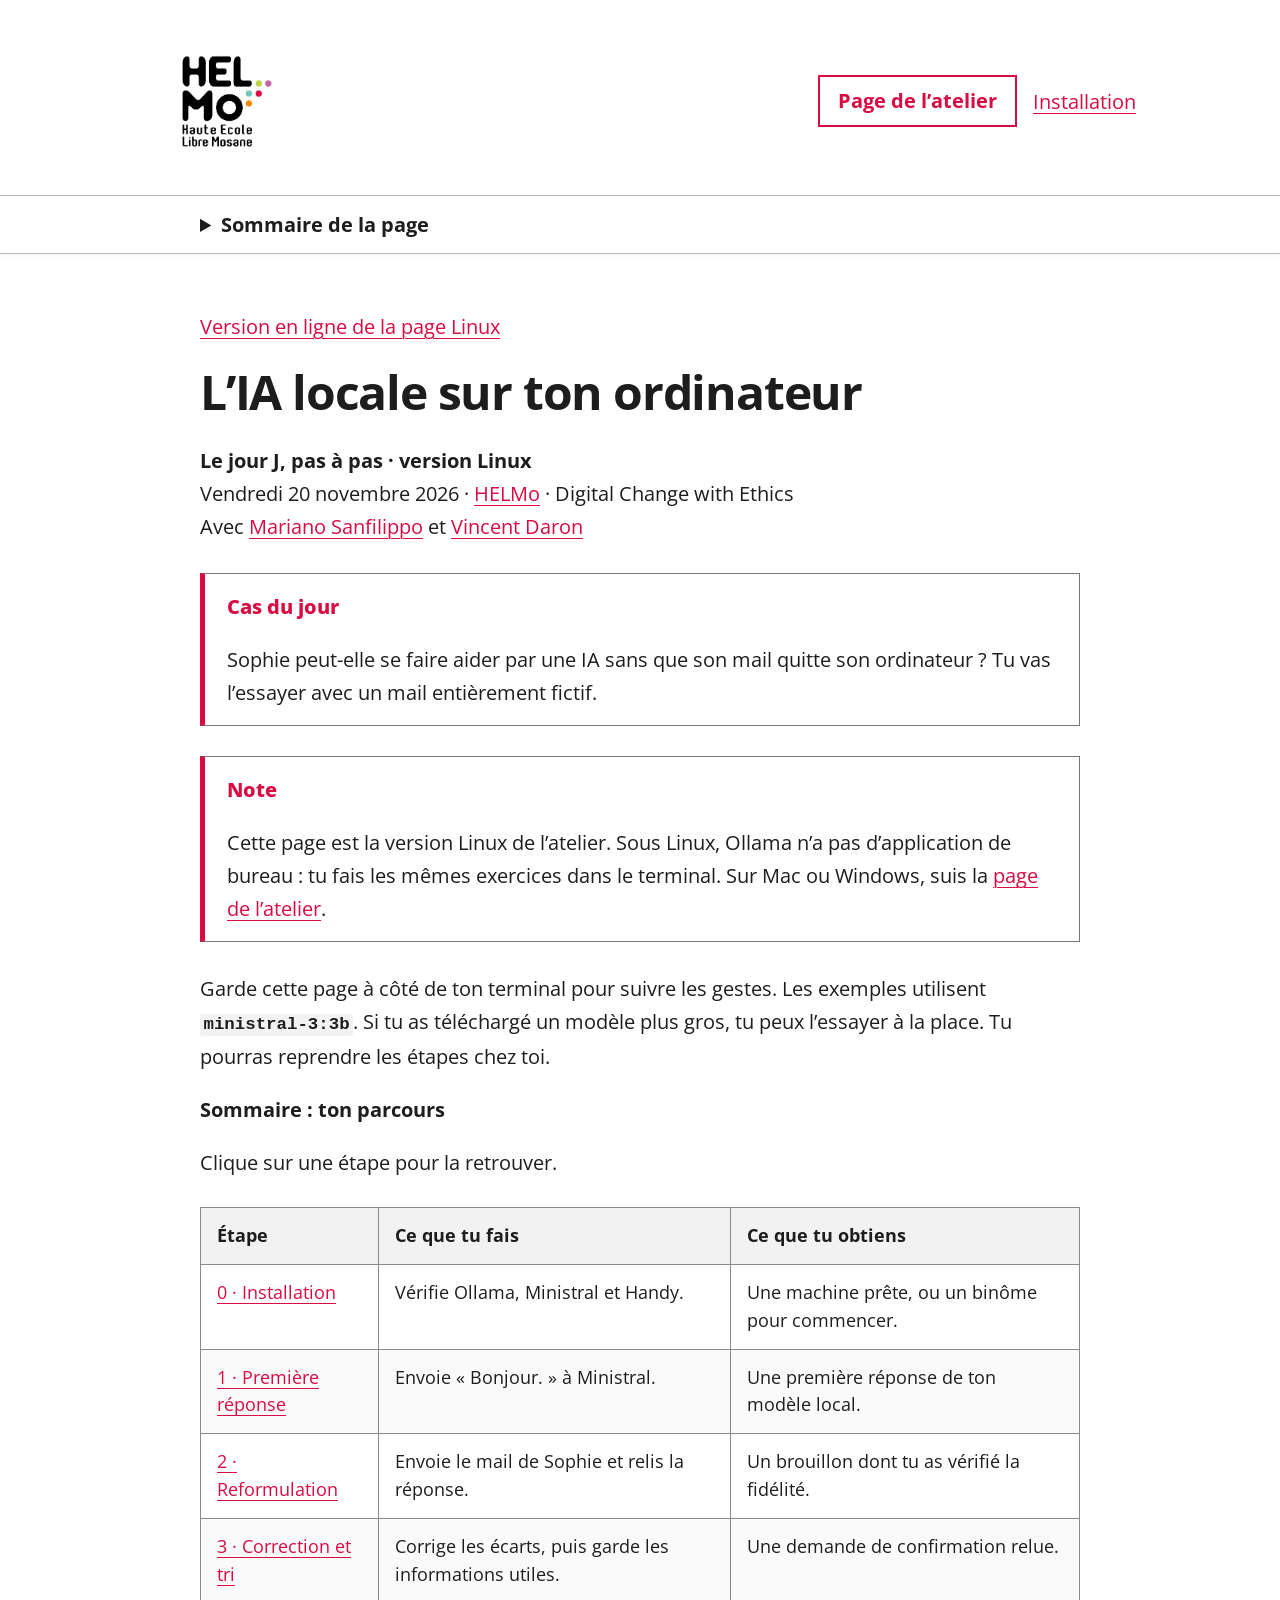
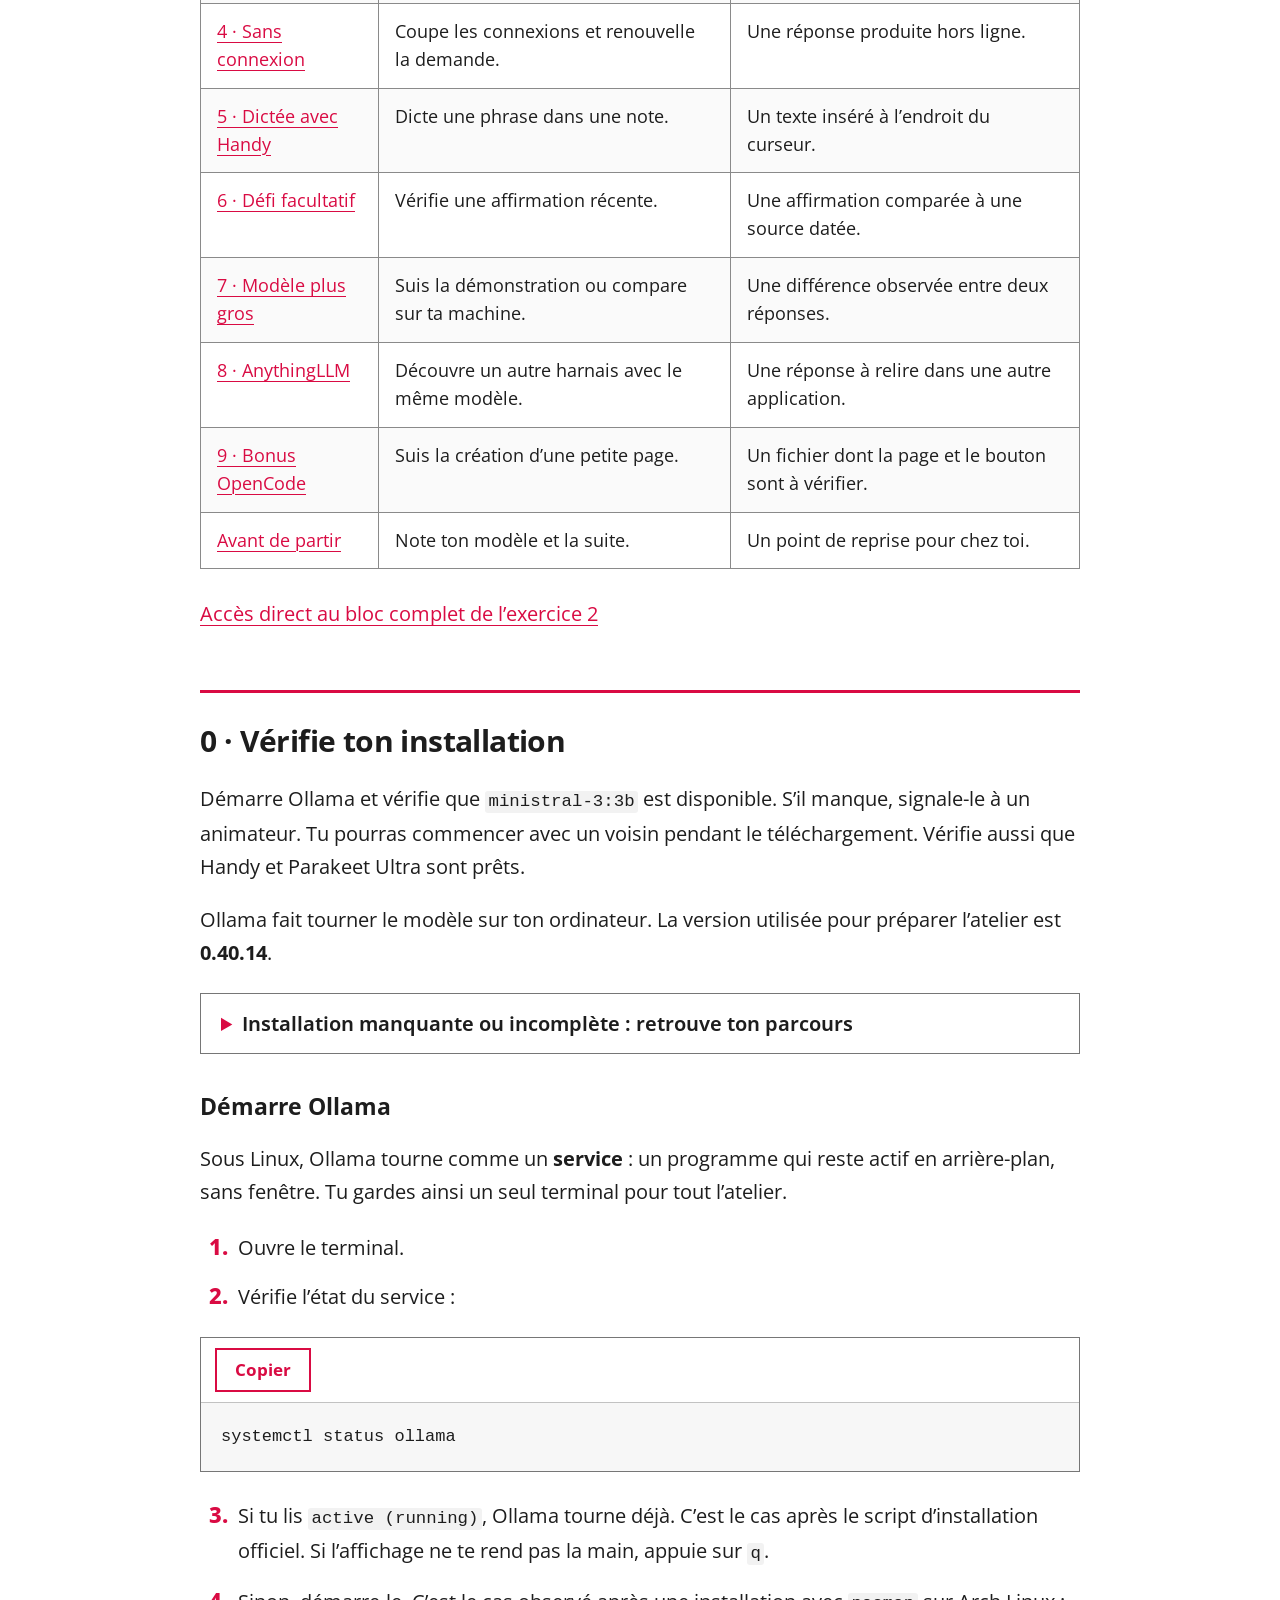
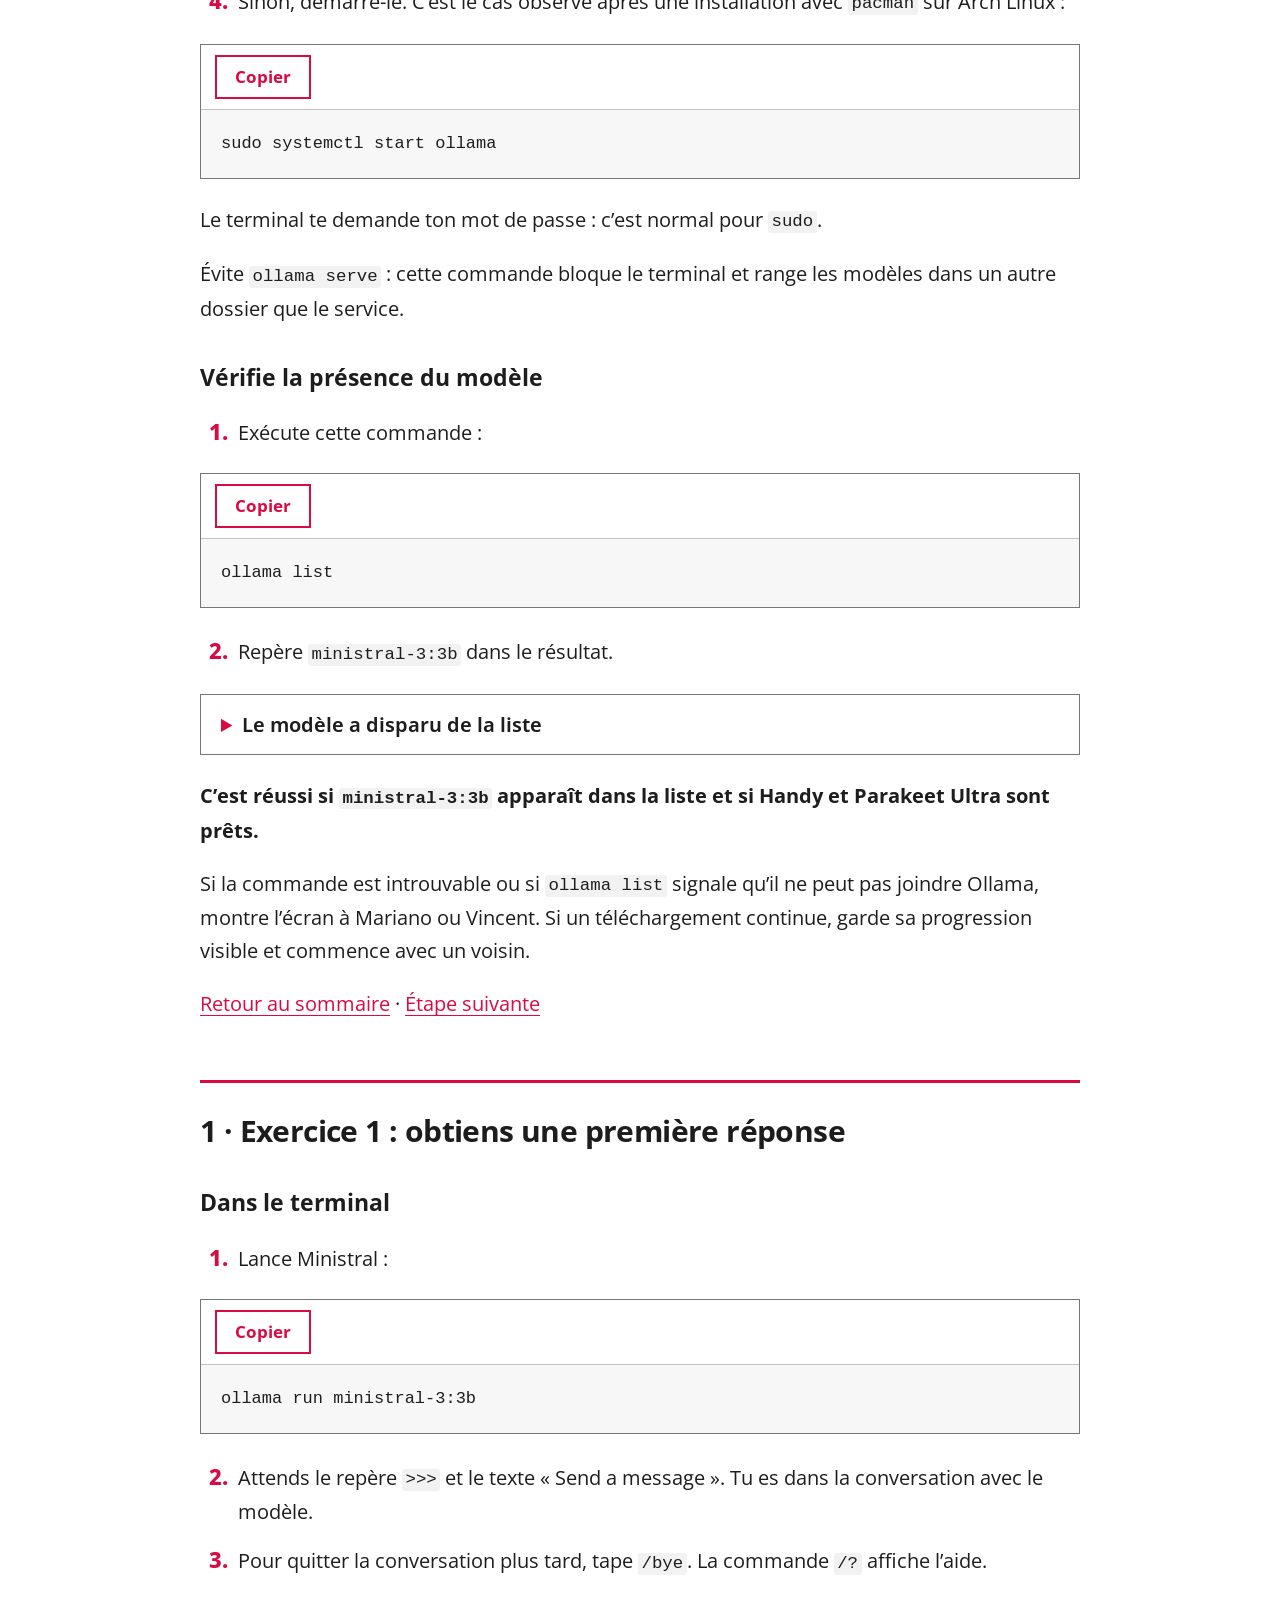
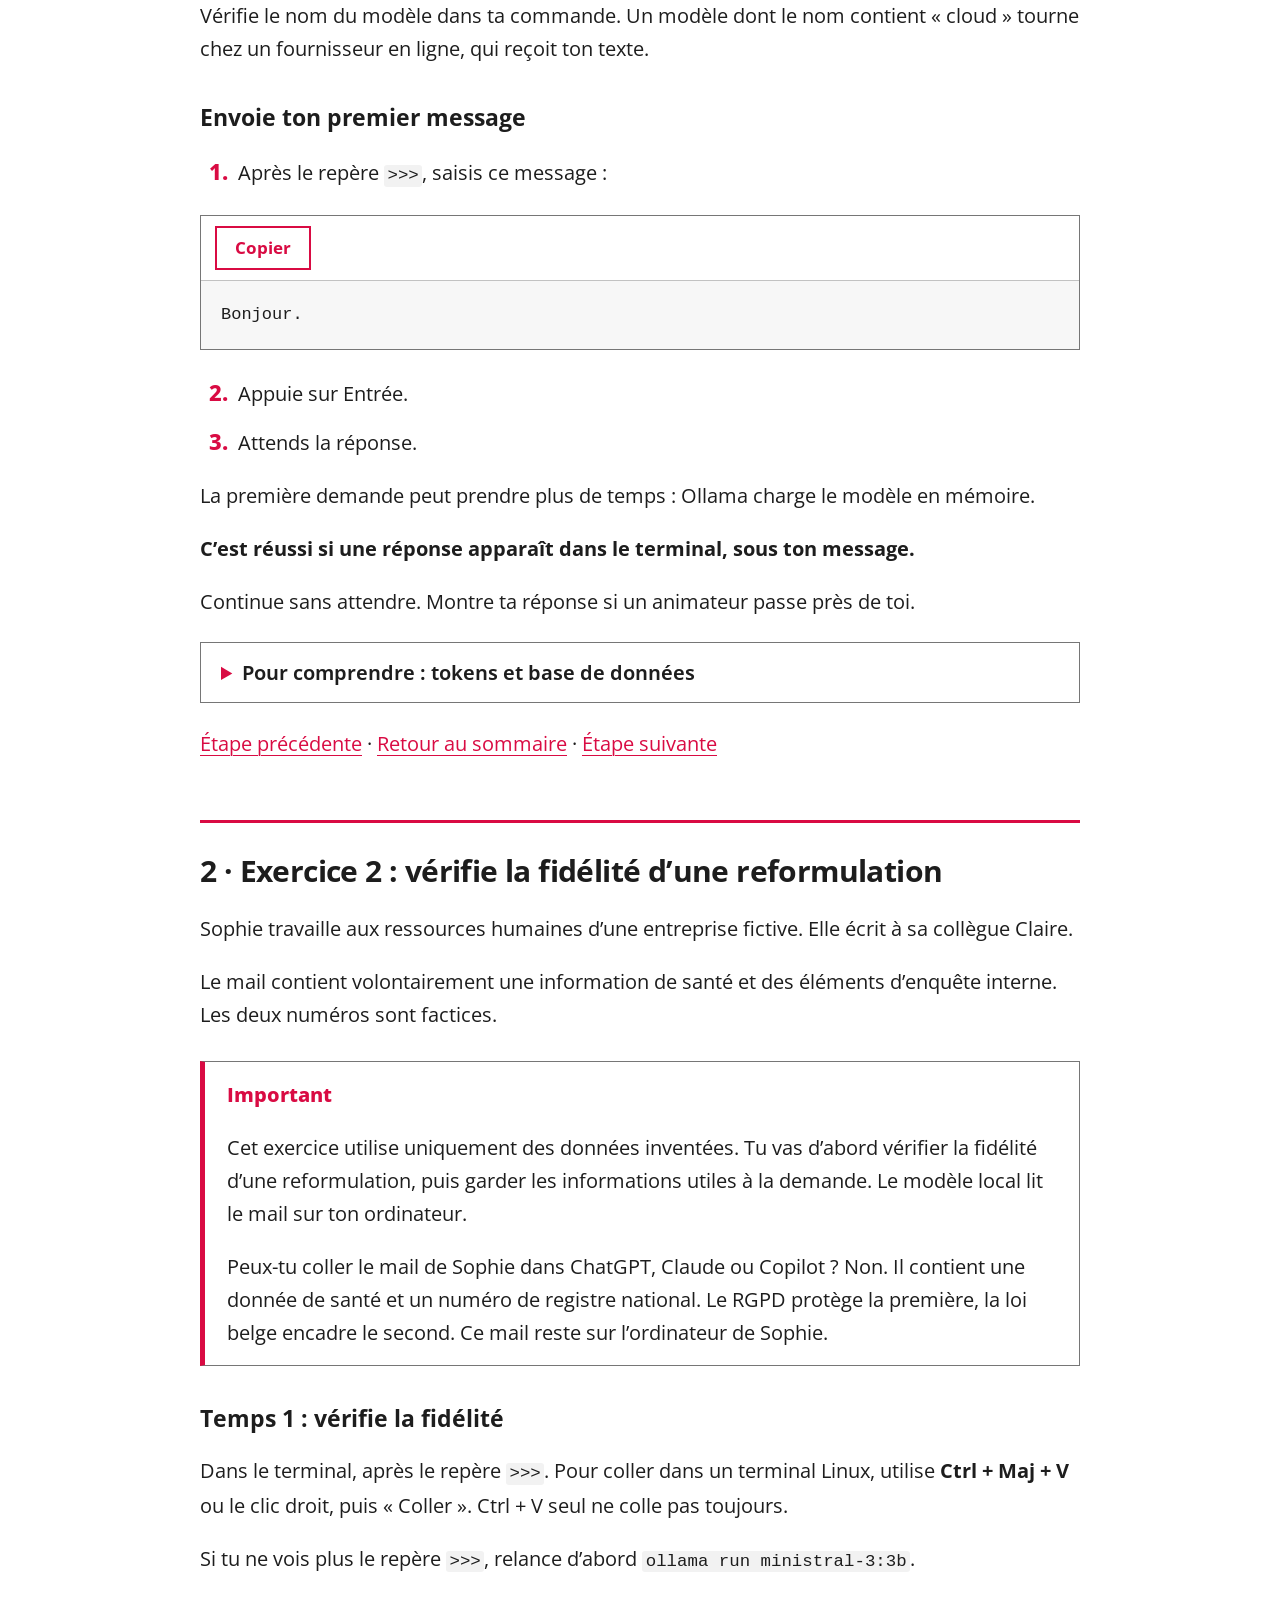
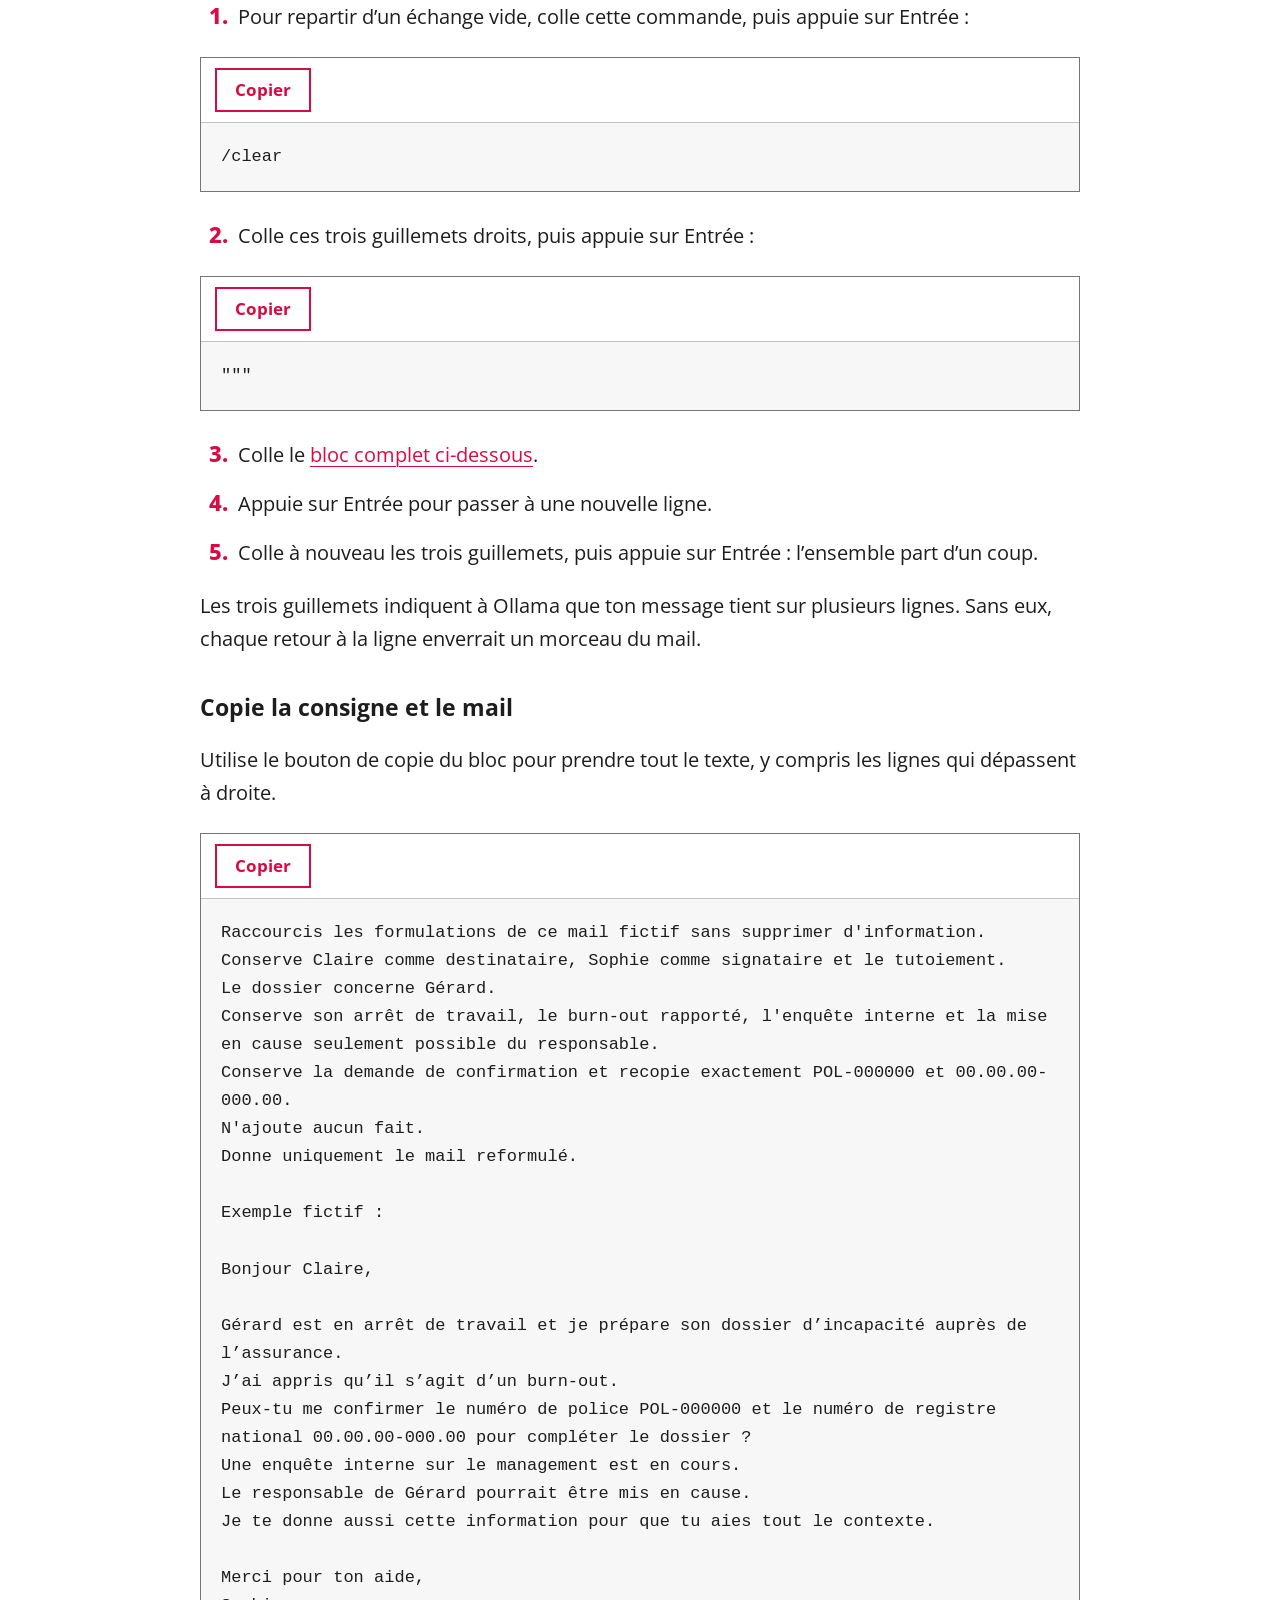
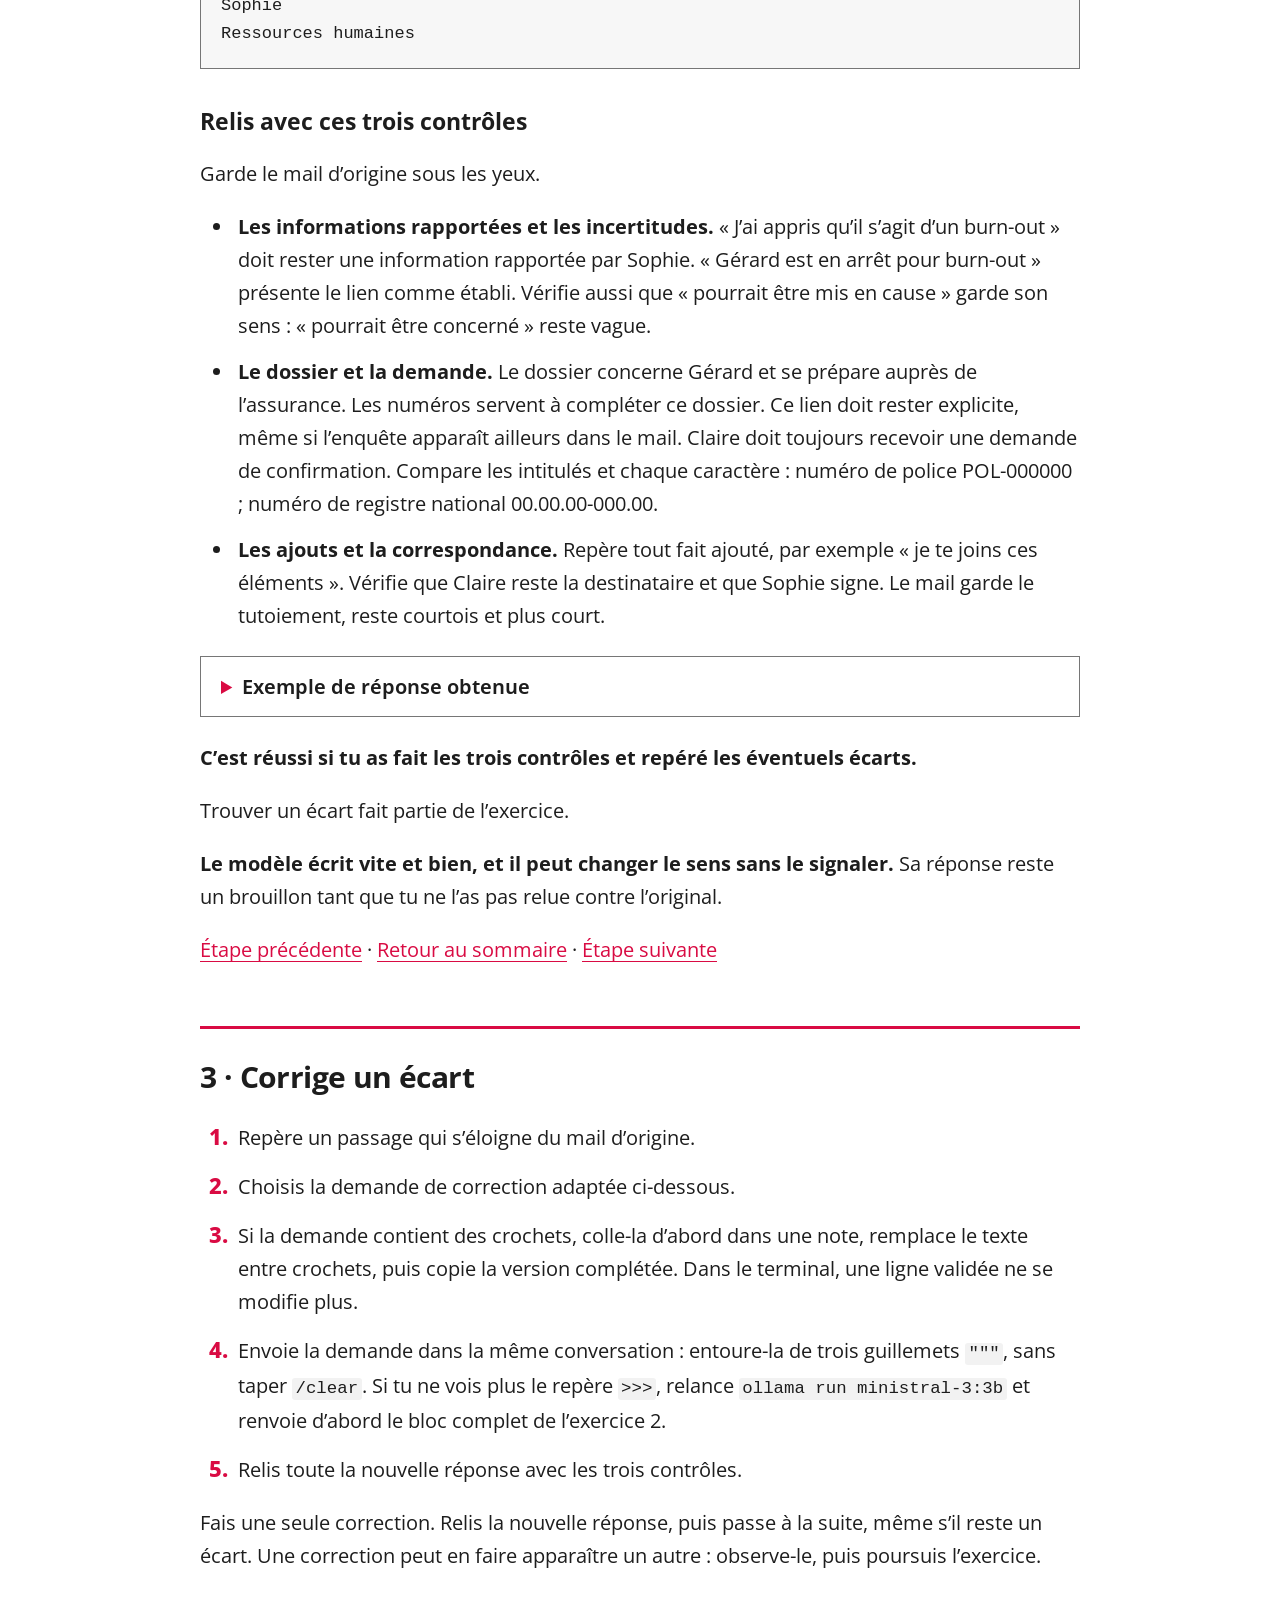
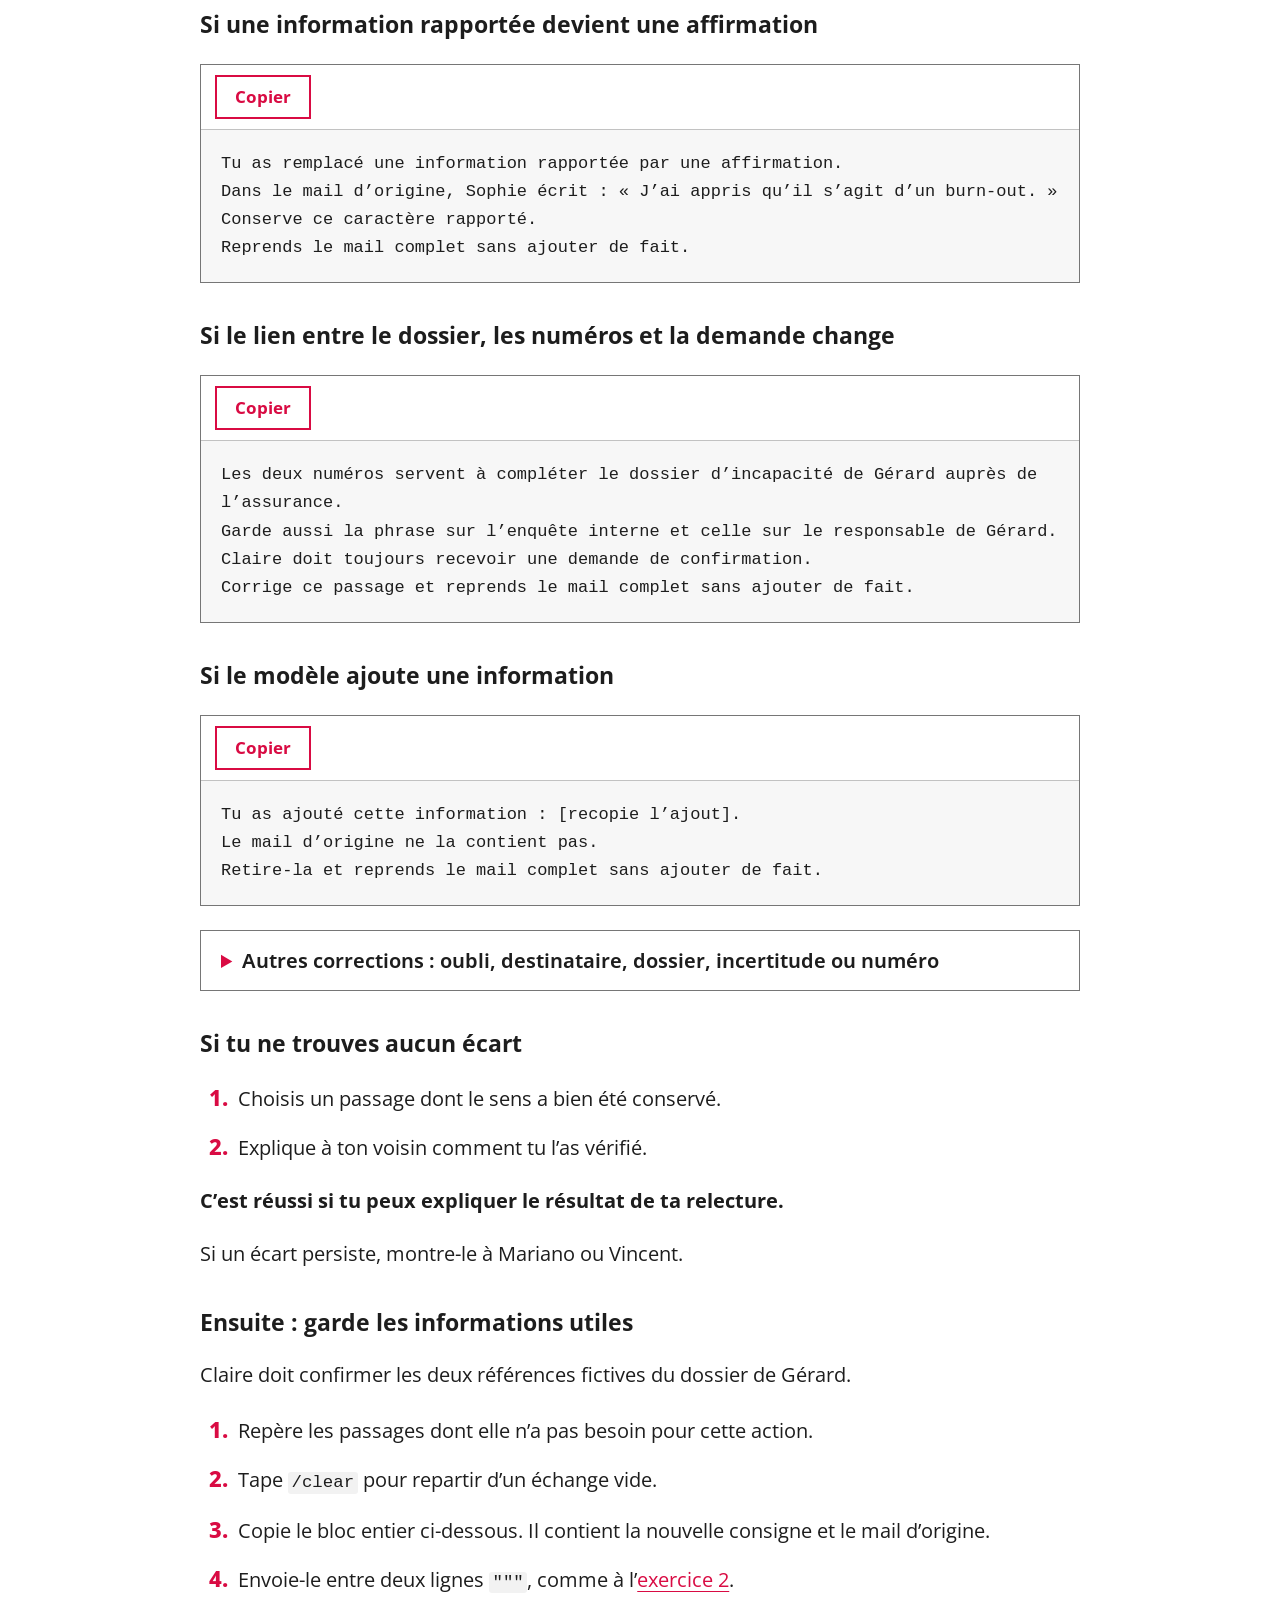
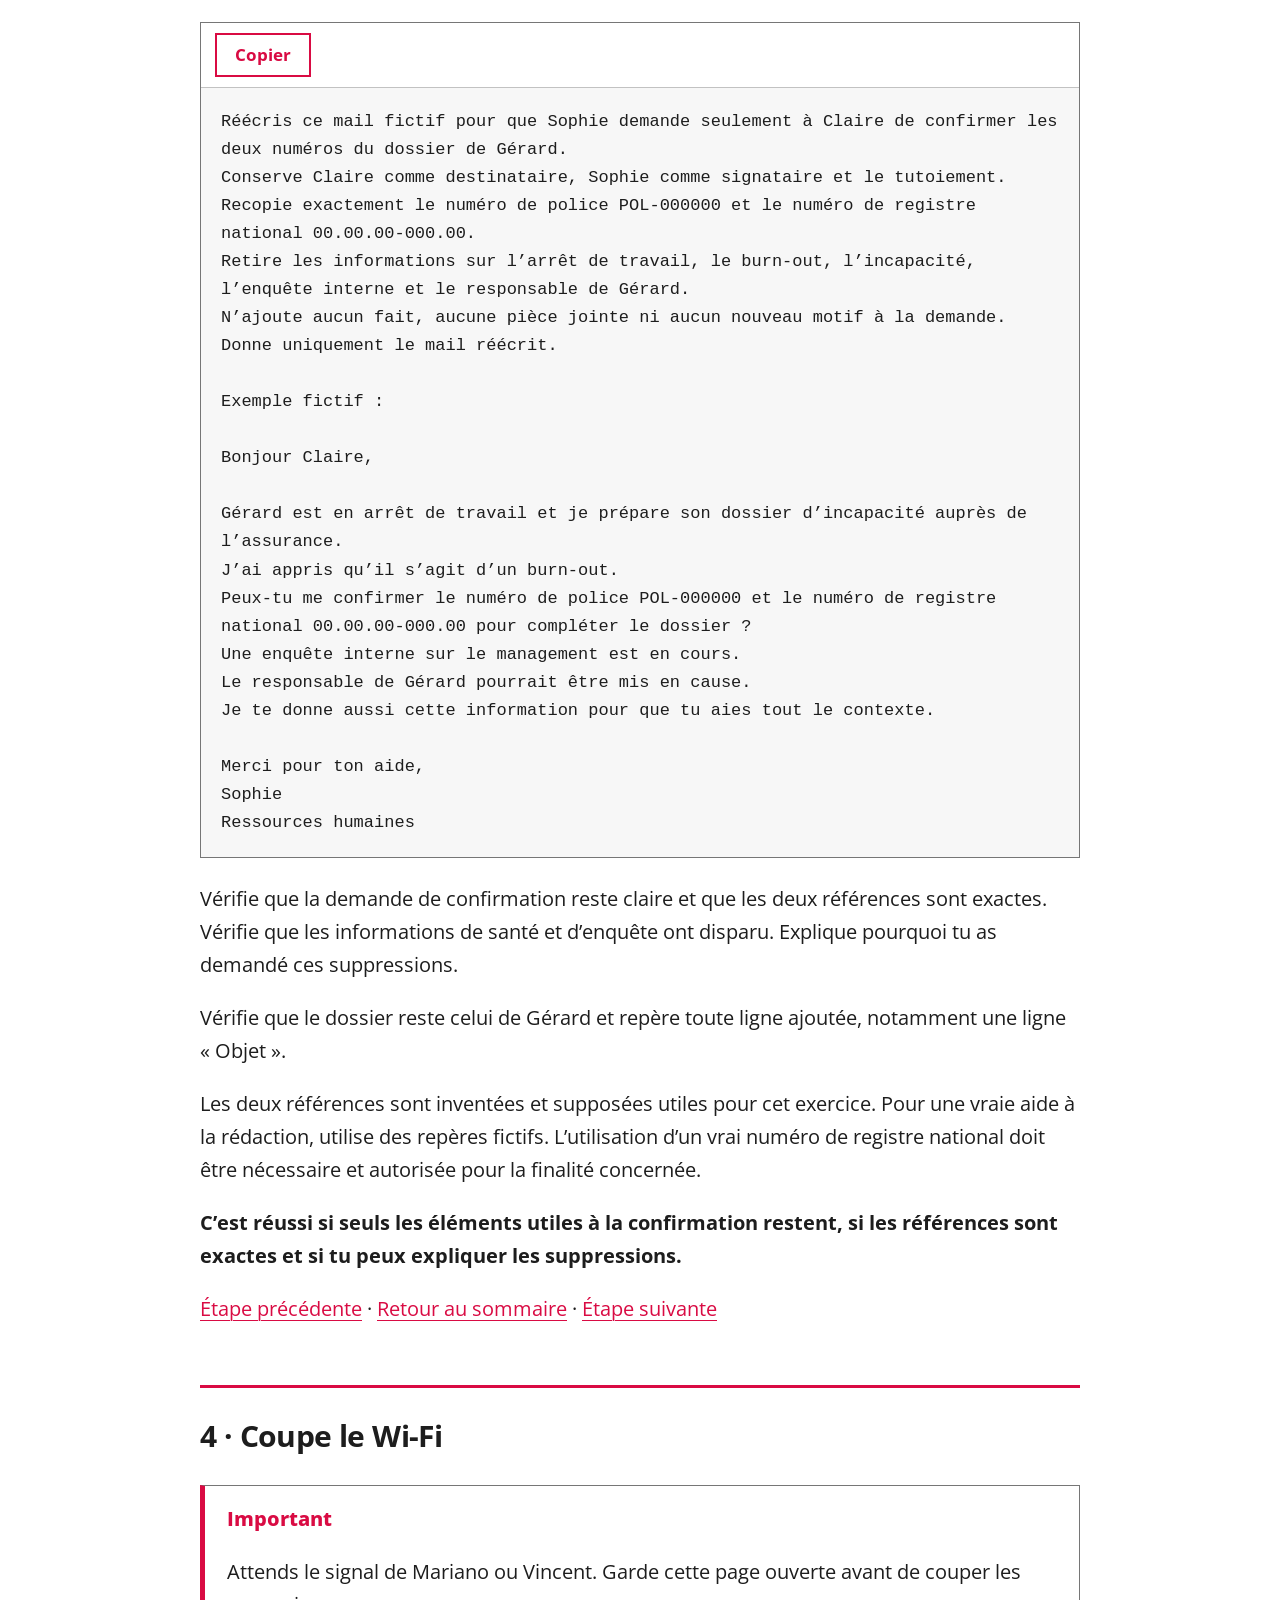
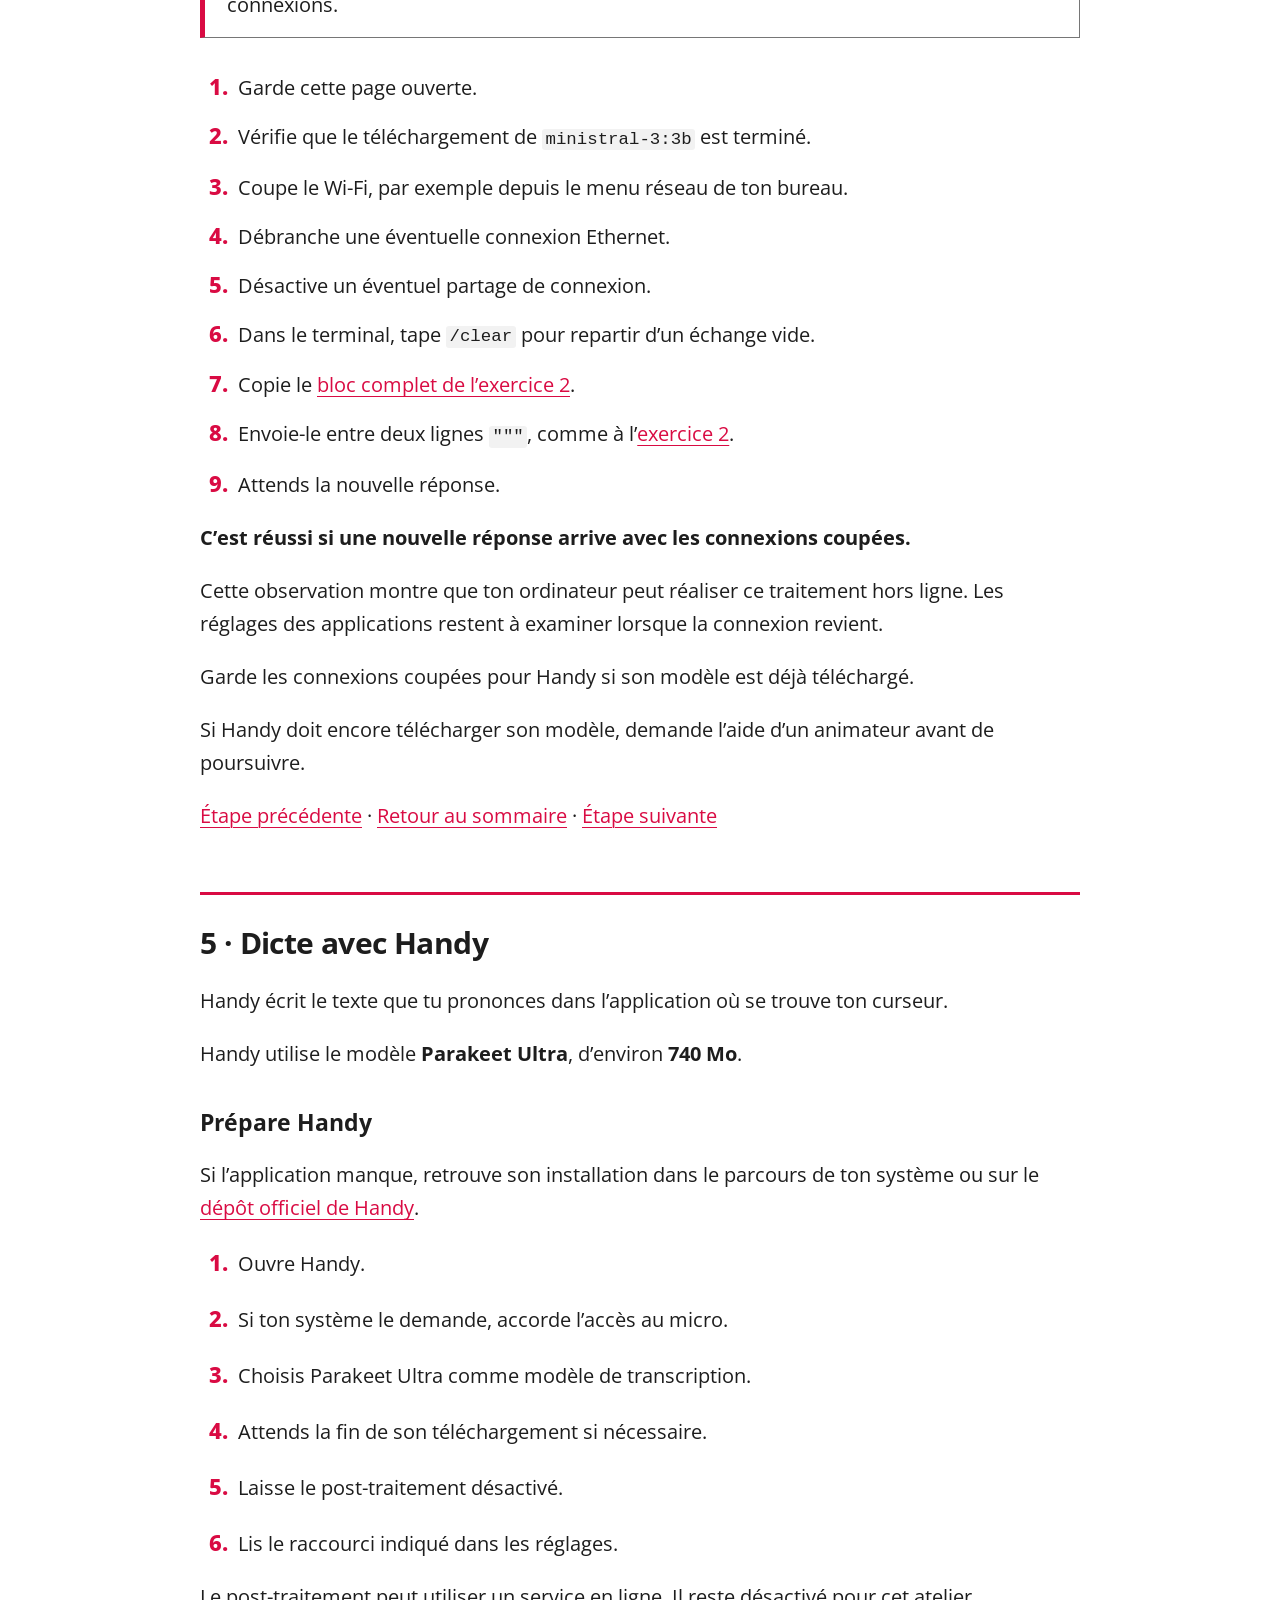
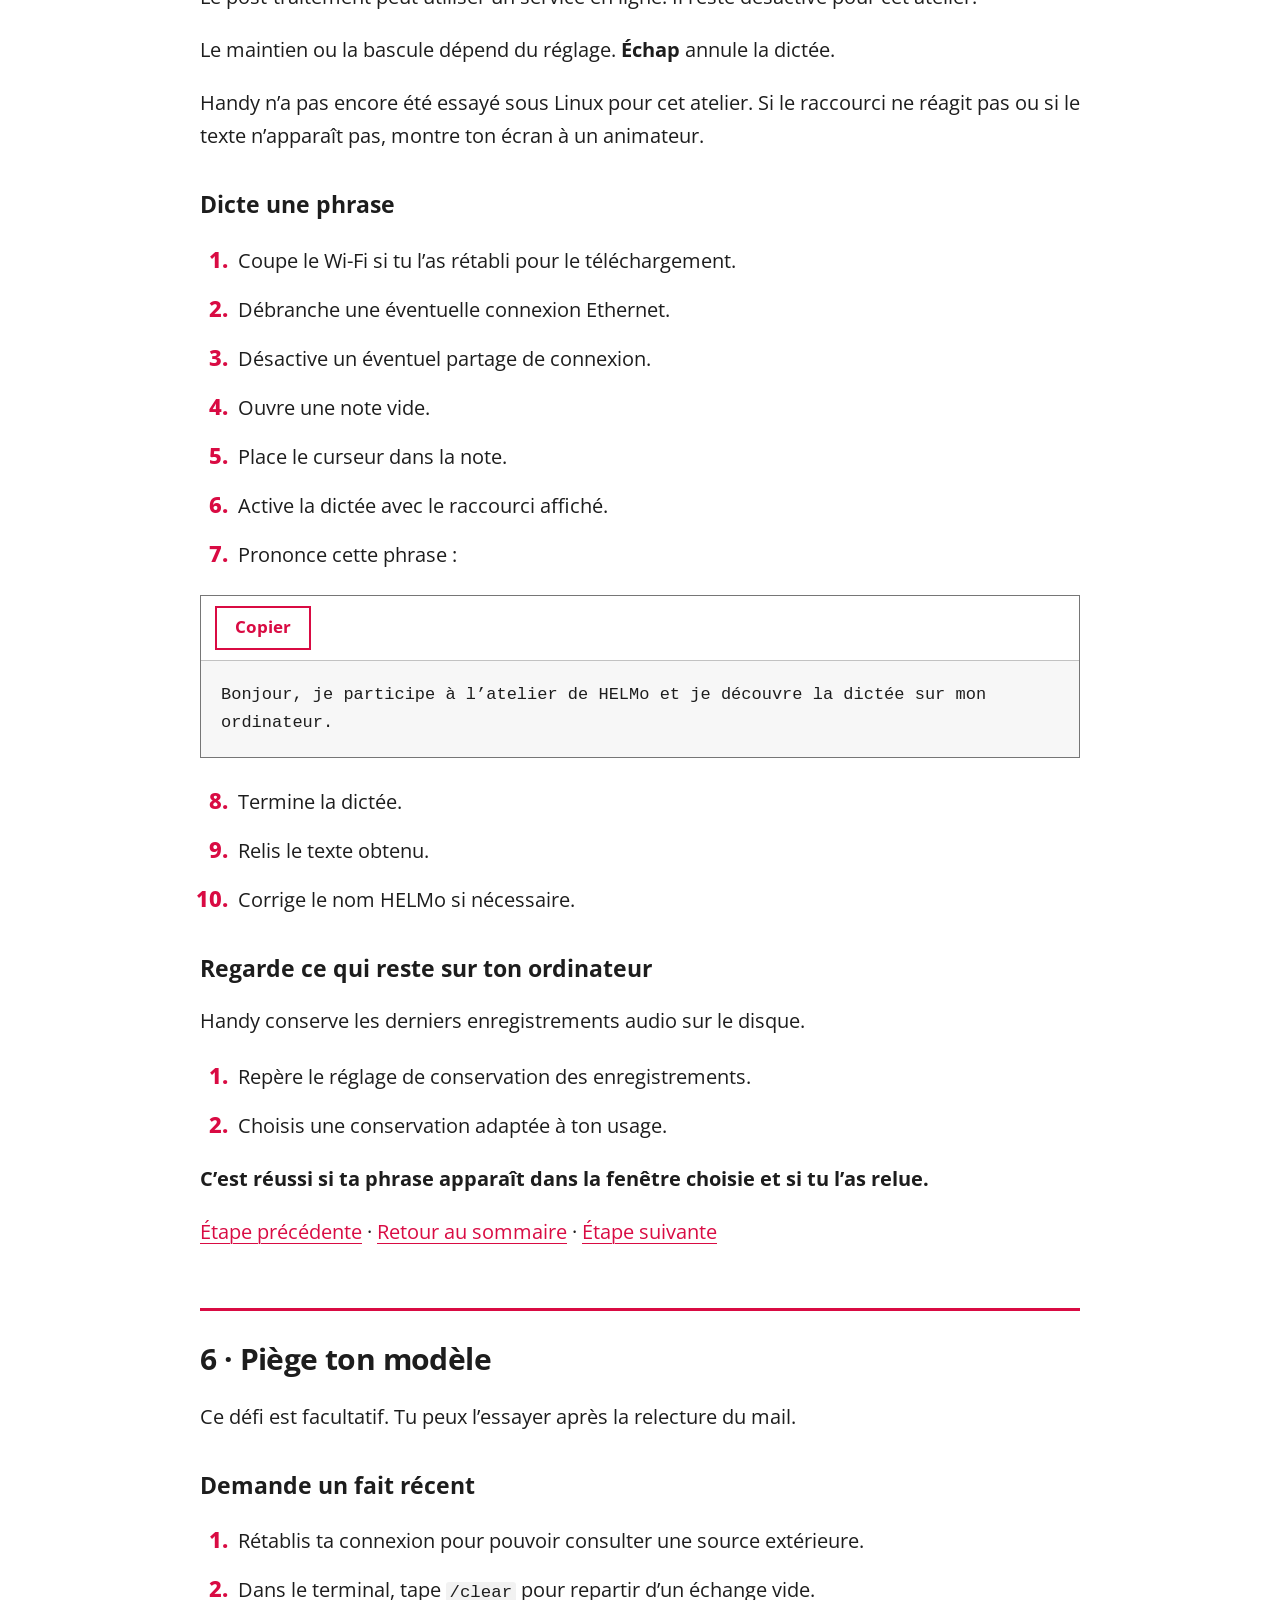
<file: docs/jour-j/linux/index.html>
<!doctype html>
<html lang="fr">
<head>
<meta charset="utf-8">
<meta name="viewport" content="width=device-width, initial-scale=1">
<meta name="color-scheme" content="light">
<meta name="referrer" content="no-referrer">
<meta http-equiv="Content-Security-Policy" content="default-src 'none'; img-src 'self'; font-src 'self'; style-src 'self'; script-src 'self'; connect-src 'none'; base-uri 'none'; form-action 'none'">
<title>L’IA locale sur ton ordinateur | HELMo</title>
<link rel="icon" href="../../assets/logo-helmo.png" type="image/png">
<link rel="stylesheet" href="../../assets/site.css">
<script src="../../assets/site.js" defer></script>
</head>
<body>
<a class="skip-link" href="#contenu">Aller au contenu</a>
<header class="site-header"><a class="logo-zone" href="https://www.helmo.be/" aria-label="HELMo, site de la haute école"><img src="../../assets/logo-helmo.png" alt="HELMo" width="120" height="120"></a><nav aria-label="Pages de l’atelier"><a class="main-link" href="../">Page de l’atelier</a><a href="../../">Installation</a></nav></header>
<nav class="page-toc" aria-label="Étapes de cette page"><details><summary>Sommaire de la page</summary><ol><li><a href="#etape-0">0 · Vérifie ton installation</a></li><li><a href="#etape-1">1 · Exercice 1 : obtiens une première réponse</a></li><li><a href="#etape-2">2 · Exercice 2 : vérifie la fidélité d’une reformulation</a></li><li><a href="#etape-3">3 · Corrige un écart</a></li><li><a href="#etape-4">4 · Coupe le Wi-Fi</a></li><li><a href="#etape-5">5 · Dicte avec Handy</a></li><li><a href="#etape-6">6 · Piège ton modèle</a></li><li><a href="#etape-7">7 · Essaie un modèle plus gros</a></li><li><a href="#etape-8">8 · Change de harnais avec AnythingLLM</a></li><li><a href="#etape-9">9 · Bonus : crée un fichier avec OpenCode</a></li><li><a href="#avant-de-partir">Avant de partir</a></li></ol></details></nav>
<main><article id="contenu" tabindex="-1"><p><a href="./">Version en ligne de la page Linux</a></p>
<h1 id="lia-locale-sur-ton-ordinateur">L’IA locale sur ton ordinateur</h1>
<p><strong>Le jour J, pas à pas · version Linux</strong><br>
Vendredi 20 novembre 2026 · <a href="https://www.helmo.be/">HELMo</a> · Digital Change with Ethics<br>
Avec <a href="https://www.linkedin.com/in/marianosanfilippo/">Mariano Sanfilippo</a> et <a href="https://www.linkedin.com/in/vincent-daron-35757a2ab/">Vincent Daron</a></p>
<aside class="admonition" aria-label="Cas du jour"><p class="admonition-title">Cas du jour</p>
<p>Sophie peut-elle se faire aider par une IA sans que son mail quitte son ordinateur ? Tu vas l’essayer avec un mail entièrement fictif.</p>
</aside>
<aside class="admonition" aria-label="Note"><p class="admonition-title">Note</p>
<p>Cette page est la version Linux de l’atelier. Sous Linux, Ollama n’a pas d’application de bureau : tu fais les mêmes exercices dans le terminal. Sur Mac ou Windows, suis la <a href="../">page de l’atelier</a>.</p>
</aside>
<p>Garde cette page à côté de ton terminal pour suivre les gestes. Les exemples utilisent <strong><code>ministral-3:3b</code></strong>. Si tu as téléchargé un modèle plus gros, tu peux l’essayer à la place. Tu pourras reprendre les étapes chez toi.</p>
<p><a id="sommaire"></a></p>
<p><strong>Sommaire : ton parcours</strong></p>
<p>Clique sur une étape pour la retrouver.</p>
<div class="table-scroll" role="region" aria-label="Tableau à faire défiler horizontalement" tabindex="0"><table>
<thead>
<tr>
<th>Étape</th>
<th>Ce que tu fais</th>
<th>Ce que tu obtiens</th>
</tr>
</thead>
<tbody>
<tr>
<td><a href="#etape-0">0 · Installation</a></td>
<td>Vérifie Ollama, Ministral et Handy.</td>
<td>Une machine prête, ou un binôme pour commencer.</td>
</tr>
<tr>
<td><a href="#etape-1">1 · Première réponse</a></td>
<td>Envoie « Bonjour. » à Ministral.</td>
<td>Une première réponse de ton modèle local.</td>
</tr>
<tr>
<td><a href="#etape-2">2 · Reformulation</a></td>
<td>Envoie le mail de Sophie et relis la réponse.</td>
<td>Un brouillon dont tu as vérifié la fidélité.</td>
</tr>
<tr>
<td><a href="#etape-3">3 · Correction et tri</a></td>
<td>Corrige les écarts, puis garde les informations utiles.</td>
<td>Une demande de confirmation relue.</td>
</tr>
<tr>
<td><a href="#etape-4">4 · Sans connexion</a></td>
<td>Coupe les connexions et renouvelle la demande.</td>
<td>Une réponse produite hors ligne.</td>
</tr>
<tr>
<td><a href="#etape-5">5 · Dictée avec Handy</a></td>
<td>Dicte une phrase dans une note.</td>
<td>Un texte inséré à l’endroit du curseur.</td>
</tr>
<tr>
<td><a href="#etape-6">6 · Défi facultatif</a></td>
<td>Vérifie une affirmation récente.</td>
<td>Une affirmation comparée à une source datée.</td>
</tr>
<tr>
<td><a href="#etape-7">7 · Modèle plus gros</a></td>
<td>Suis la démonstration ou compare sur ta machine.</td>
<td>Une différence observée entre deux réponses.</td>
</tr>
<tr>
<td><a href="#etape-8">8 · AnythingLLM</a></td>
<td>Découvre un autre harnais avec le même modèle.</td>
<td>Une réponse à relire dans une autre application.</td>
</tr>
<tr>
<td><a href="#etape-9">9 · Bonus OpenCode</a></td>
<td>Suis la création d’une petite page.</td>
<td>Un fichier dont la page et le bouton sont à vérifier.</td>
</tr>
<tr>
<td><a href="#avant-de-partir">Avant de partir</a></td>
<td>Note ton modèle et la suite.</td>
<td>Un point de reprise pour chez toi.</td>
</tr>
</tbody>
</table></div>
<p><a href="#bloc-complet">Accès direct au bloc complet de l’exercice 2</a></p>
<p><a id="etape-0"></a></p>
<h2 id="0--vérifie-ton-installation">0 · Vérifie ton installation</h2>
<p>Démarre Ollama et vérifie que <code>ministral-3:3b</code> est disponible. S’il manque, signale-le à un animateur. Tu pourras commencer avec un voisin pendant le téléchargement. Vérifie aussi que Handy et Parakeet Ultra sont prêts.</p>
<p>Ollama fait tourner le modèle sur ton ordinateur. La version utilisée pour préparer l’atelier est <strong>0.40.14</strong>.</p>
<details>
<summary>Installation manquante ou incomplète : retrouve ton parcours</summary>
<p>Choisis le dossier qui correspond à ton système et à ta mémoire vive.</p>
<div class="table-scroll" role="region" aria-label="Tableau à faire défiler horizontalement" tabindex="0"><table>
<thead>
<tr>
<th>Système</th>
<th>Moins de 24 Go</th>
<th>De 24 Go à moins de 36 Go</th>
<th>36 Go et plus</th>
</tr>
</thead>
<tbody>
<tr>
<td>Linux</td>
<td><a href="../../linux/moins-de-24-go/">Ouvrir le parcours</a></td>
<td><a href="../../linux/de-24-a-36-go/">Ouvrir le parcours</a></td>
<td><a href="../../linux/36-go-et-plus/">Ouvrir le parcours</a></td>
</tr>
</tbody>
</table></div>
<p>La mémoire vive est la mémoire de travail de ton ordinateur. L’espace disque sert à ranger les fichiers.</p>
<p>Si tu ne connais pas ta mémoire vive, consulte les indications du <a href="../../">dépôt d’installation</a>.</p>
<p>Ces paliers sont des repères. Les essais disponibles portent sur une seule machine.</p>
<p>En dessous de 16 Go de mémoire vive, prévois de travailler en binôme.</p>
<h3 id="si-linstallation-manque">Si l’installation manque</h3>
<ol>
<li>Ouvre le parcours de ton système.</li>
<li>Suis les instructions d’installation d’Ollama.</li>
<li>Effectue les vérifications indiquées avant d’ouvrir l’installeur.</li>
<li>Télécharge uniquement <code>ministral-3:3b</code> pour commencer.</li>
</ol>
<p>Le dépôt d’installation fournit les liens officiels et les commandes de vérification des fichiers. Lorsqu’un script d’installation est utilisé, le parcours explique comment le lire avant de le lancer.</p>
<p>Si Ollama est déjà installé et démarré, exécute cette commande dans le terminal :</p>
<div class="code-block"><div class="code-tools"><button type="button" class="copy-button" aria-label="Copier le bloc 1" aria-describedby="code-1-status" data-copy="code-1">Copier</button><span id="code-1-status" role="status" aria-live="polite"></span></div><pre tabindex="0" aria-label="Bloc à copier 1"><code id="code-1">ollama pull ministral-3:3b
</code></pre></div>
<p>Attends le message <code>success</code>.</p>
<p>Le téléchargement représente environ <strong>3 Go</strong>.</p>
<p>Si le téléchargement s’interrompt, relance la même commande.</p>
<p>Conserve les fichiers déjà téléchargés.</p>
</details>
<h3 id="démarre-ollama">Démarre Ollama</h3>
<p>Sous Linux, Ollama tourne comme un <strong>service</strong> : un programme qui reste actif en arrière-plan, sans fenêtre. Tu gardes ainsi un seul terminal pour tout l’atelier.</p>
<ol>
<li>Ouvre le terminal.</li>
<li>Vérifie l’état du service :</li>
</ol>
<div class="code-block"><div class="code-tools"><button type="button" class="copy-button" aria-label="Copier le bloc 2" aria-describedby="code-2-status" data-copy="code-2">Copier</button><span id="code-2-status" role="status" aria-live="polite"></span></div><pre tabindex="0" aria-label="Bloc à copier 2"><code id="code-2">systemctl status ollama
</code></pre></div>
<ol start="3">
<li>Si tu lis <code>active (running)</code>, Ollama tourne déjà. C’est le cas après le script d’installation officiel. Si l’affichage ne te rend pas la main, appuie sur <code>q</code>.</li>
<li>Sinon, démarre-le. C’est le cas observé après une installation avec <code>pacman</code> sur Arch Linux :</li>
</ol>
<div class="code-block"><div class="code-tools"><button type="button" class="copy-button" aria-label="Copier le bloc 3" aria-describedby="code-3-status" data-copy="code-3">Copier</button><span id="code-3-status" role="status" aria-live="polite"></span></div><pre tabindex="0" aria-label="Bloc à copier 3"><code id="code-3">sudo systemctl start ollama
</code></pre></div>
<p>Le terminal te demande ton mot de passe : c’est normal pour <code>sudo</code>.</p>
<p>Évite <code>ollama serve</code> : cette commande bloque le terminal et range les modèles dans un autre dossier que le service.</p>
<h3 id="vérifie-la-présence-du-modèle">Vérifie la présence du modèle</h3>
<ol>
<li>Exécute cette commande :</li>
</ol>
<div class="code-block"><div class="code-tools"><button type="button" class="copy-button" aria-label="Copier le bloc 4" aria-describedby="code-4-status" data-copy="code-4">Copier</button><span id="code-4-status" role="status" aria-live="polite"></span></div><pre tabindex="0" aria-label="Bloc à copier 4"><code id="code-4">ollama list
</code></pre></div>
<ol start="2">
<li>Repère <code>ministral-3:3b</code> dans le résultat.</li>
</ol>
<details>
<summary>Le modèle a disparu de la liste</summary>
<p>Le service range ses modèles dans son propre dossier. Sur Arch Linux, nous avons observé <code>/var/lib/ollama</code>. Un modèle téléchargé pendant que tu utilisais <code>ollama serve</code> reste dans ton dossier personnel, et le service ne le voit pas.</p>
<p>Service démarré, télécharge-le à nouveau :</p>
<div class="code-block"><div class="code-tools"><button type="button" class="copy-button" aria-label="Copier le bloc 5" aria-describedby="code-5-status" data-copy="code-5">Copier</button><span id="code-5-status" role="status" aria-live="polite"></span></div><pre tabindex="0" aria-label="Bloc à copier 5"><code id="code-5">ollama pull ministral-3:3b
</code></pre></div>
</details>
<p><strong>C’est réussi si <code>ministral-3:3b</code> apparaît dans la liste et si Handy et Parakeet Ultra sont prêts.</strong></p>
<p>Si la commande est introuvable ou si <code>ollama list</code> signale qu’il ne peut pas joindre Ollama, montre l’écran à Mariano ou Vincent. Si un téléchargement continue, garde sa progression visible et commence avec un voisin.</p>
<p><a href="#sommaire">Retour au sommaire</a> · <a href="#etape-1">Étape suivante</a></p>
<p><a id="etape-1"></a></p>
<h2 id="1--exercice-1--obtiens-une-première-réponse">1 · Exercice 1 : obtiens une première réponse</h2>
<h3 id="dans-le-terminal">Dans le terminal</h3>
<ol>
<li>Lance Ministral :</li>
</ol>
<div class="code-block"><div class="code-tools"><button type="button" class="copy-button" aria-label="Copier le bloc 6" aria-describedby="code-6-status" data-copy="code-6">Copier</button><span id="code-6-status" role="status" aria-live="polite"></span></div><pre tabindex="0" aria-label="Bloc à copier 6"><code id="code-6">ollama run ministral-3:3b
</code></pre></div>
<ol start="2">
<li>Attends le repère <code>&gt;&gt;&gt;</code> et le texte « Send a message ». Tu es dans la conversation avec le modèle.</li>
<li>Pour quitter la conversation plus tard, tape <code>/bye</code>. La commande <code>/?</code> affiche l’aide.</li>
</ol>
<p>Vérifie le nom du modèle dans ta commande. Un modèle dont le nom contient « cloud » tourne chez un fournisseur en ligne, qui reçoit ton texte.</p>
<h3 id="envoie-ton-premier-message">Envoie ton premier message</h3>
<ol>
<li>Après le repère <code>&gt;&gt;&gt;</code>, saisis ce message :</li>
</ol>
<div class="code-block"><div class="code-tools"><button type="button" class="copy-button" aria-label="Copier le bloc 7" aria-describedby="code-7-status" data-copy="code-7">Copier</button><span id="code-7-status" role="status" aria-live="polite"></span></div><pre tabindex="0" aria-label="Bloc à copier 7"><code id="code-7">Bonjour.
</code></pre></div>
<ol start="2">
<li>Appuie sur Entrée.</li>
<li>Attends la réponse.</li>
</ol>
<p>La première demande peut prendre plus de temps : Ollama charge le modèle en mémoire.</p>
<p><strong>C’est réussi si une réponse apparaît dans le terminal, sous ton message.</strong></p>
<p>Continue sans attendre. Montre ta réponse si un animateur passe près de toi.</p>
<details>
<summary>Pour comprendre : tokens et base de données</summary>
<p>Un <strong>token</strong> est un morceau de texte traité par le modèle. Il peut correspondre à une partie de mot. Ollama peut afficher plusieurs morceaux ensemble.</p>
<p>Une <strong>base de données</strong> range des informations pour les retrouver. Le modèle produit sa réponse à partir de réglages appris. Pour rechercher dans des documents ou une base de données, il lui faut un accès et des outils adaptés.</p>
</details>
<p><a href="#etape-0">Étape précédente</a> · <a href="#sommaire">Retour au sommaire</a> · <a href="#etape-2">Étape suivante</a></p>
<p><a id="etape-2"></a></p>
<h2 id="2--exercice-2--vérifie-la-fidélité-dune-reformulation">2 · Exercice 2 : vérifie la fidélité d’une reformulation</h2>
<p>Sophie travaille aux ressources humaines d’une entreprise fictive. Elle écrit à sa collègue Claire.</p>
<p>Le mail contient volontairement une information de santé et des éléments d’enquête interne. Les deux numéros sont factices.</p>
<aside class="admonition" aria-label="Important"><p class="admonition-title">Important</p>
<p>Cet exercice utilise uniquement des données inventées. Tu vas d’abord vérifier la fidélité d’une reformulation, puis garder les informations utiles à la demande. Le modèle local lit le mail sur ton ordinateur.</p>
<p>Peux-tu coller le mail de Sophie dans ChatGPT, Claude ou Copilot ? Non. Il contient une donnée de santé et un numéro de registre national. Le RGPD protège la première, la loi belge encadre le second. Ce mail reste sur l’ordinateur de Sophie.</p>
</aside>
<h3 id="temps-1--vérifie-la-fidélité">Temps 1 : vérifie la fidélité</h3>
<p>Dans le terminal, après le repère <code>&gt;&gt;&gt;</code>. Pour coller dans un terminal Linux, utilise <strong>Ctrl + Maj + V</strong> ou le clic droit, puis « Coller ». Ctrl + V seul ne colle pas toujours.</p>
<p>Si tu ne vois plus le repère <code>&gt;&gt;&gt;</code>, relance d’abord <code>ollama run ministral-3:3b</code>.</p>
<ol>
<li>Pour repartir d’un échange vide, colle cette commande, puis appuie sur Entrée :</li>
</ol>
<div class="code-block"><div class="code-tools"><button type="button" class="copy-button" aria-label="Copier le bloc 8" aria-describedby="code-8-status" data-copy="code-8">Copier</button><span id="code-8-status" role="status" aria-live="polite"></span></div><pre tabindex="0" aria-label="Bloc à copier 8"><code id="code-8">/clear
</code></pre></div>
<ol start="2">
<li>Colle ces trois guillemets droits, puis appuie sur Entrée :</li>
</ol>
<div class="code-block"><div class="code-tools"><button type="button" class="copy-button" aria-label="Copier le bloc 9" aria-describedby="code-9-status" data-copy="code-9">Copier</button><span id="code-9-status" role="status" aria-live="polite"></span></div><pre tabindex="0" aria-label="Bloc à copier 9"><code id="code-9">&quot;&quot;&quot;
</code></pre></div>
<ol start="3">
<li>Colle le <a href="#bloc-complet">bloc complet ci-dessous</a>.</li>
<li>Appuie sur Entrée pour passer à une nouvelle ligne.</li>
<li>Colle à nouveau les trois guillemets, puis appuie sur Entrée : l’ensemble part d’un coup.</li>
</ol>
<p>Les trois guillemets indiquent à Ollama que ton message tient sur plusieurs lignes. Sans eux, chaque retour à la ligne enverrait un morceau du mail.</p>
<p><a id="bloc-complet"></a></p>
<h3 id="copie-la-consigne-et-le-mail">Copie la consigne et le mail</h3>
<p>Utilise le bouton de copie du bloc pour prendre tout le texte, y compris les lignes qui dépassent à droite.</p>
<div class="code-block"><div class="code-tools"><button type="button" class="copy-button" aria-label="Copier le bloc 10" aria-describedby="code-10-status" data-copy="code-10">Copier</button><span id="code-10-status" role="status" aria-live="polite"></span></div><pre tabindex="0" aria-label="Bloc à copier 10"><code id="code-10">Raccourcis les formulations de ce mail fictif sans supprimer d'information.
Conserve Claire comme destinataire, Sophie comme signataire et le tutoiement.
Le dossier concerne Gérard.
Conserve son arrêt de travail, le burn-out rapporté, l'enquête interne et la mise en cause seulement possible du responsable.
Conserve la demande de confirmation et recopie exactement POL-000000 et 00.00.00-000.00.
N'ajoute aucun fait.
Donne uniquement le mail reformulé.

Exemple fictif :

Bonjour Claire,

Gérard est en arrêt de travail et je prépare son dossier d’incapacité auprès de l’assurance.
J’ai appris qu’il s’agit d’un burn-out.
Peux-tu me confirmer le numéro de police POL-000000 et le numéro de registre national 00.00.00-000.00 pour compléter le dossier ?
Une enquête interne sur le management est en cours.
Le responsable de Gérard pourrait être mis en cause.
Je te donne aussi cette information pour que tu aies tout le contexte.

Merci pour ton aide,
Sophie
Ressources humaines
</code></pre></div>
<h3 id="relis-avec-ces-trois-contrôles">Relis avec ces trois contrôles</h3>
<p>Garde le mail d’origine sous les yeux.</p>
<ul>
<li><strong>Les informations rapportées et les incertitudes.</strong> « J’ai appris qu’il s’agit d’un burn-out » doit rester une information rapportée par Sophie. « Gérard est en arrêt pour burn-out » présente le lien comme établi. Vérifie aussi que « pourrait être mis en cause » garde son sens : « pourrait être concerné » reste vague.</li>
<li><strong>Le dossier et la demande.</strong> Le dossier concerne Gérard et se prépare auprès de l’assurance. Les numéros servent à compléter ce dossier. Ce lien doit rester explicite, même si l’enquête apparaît ailleurs dans le mail. Claire doit toujours recevoir une demande de confirmation. Compare les intitulés et chaque caractère : numéro de police POL-000000 ; numéro de registre national 00.00.00-000.00.</li>
<li><strong>Les ajouts et la correspondance.</strong> Repère tout fait ajouté, par exemple « je te joins ces éléments ». Vérifie que Claire reste la destinataire et que Sophie signe. Le mail garde le tutoiement, reste courtois et plus court.</li>
</ul>
<details>
<summary>Exemple de réponse obtenue</summary>
<p>Voici une réponse obtenue avec <code>ministral-3:3b</code>, dans l’application Ollama sur Mac. Dans ton terminal, la présentation diffère. Elle garde les deux numéros et écrit « Gérard est en arrêt pour burn-out ». La tienne sera différente.</p>
<p><img src="../../assets/ollama-app-reponse.png" alt="Essai réel dans Ollama sur Mac : la réponse écrit « Gérard est en arrêt pour burn-out », conserve POL-000000 et 00.00.00-000.00, et omet l’assurance ainsi que « Ressources humaines ». Le modèle affiché est ministral-3:3b." decoding="async"></p>
</details>
<p><strong>C’est réussi si tu as fait les trois contrôles et repéré les éventuels écarts.</strong></p>
<p>Trouver un écart fait partie de l’exercice.</p>
<p><strong>Le modèle écrit vite et bien, et il peut changer le sens sans le signaler.</strong> Sa réponse reste un brouillon tant que tu ne l’as pas relue contre l’original.</p>
<p><a href="#etape-1">Étape précédente</a> · <a href="#sommaire">Retour au sommaire</a> · <a href="#etape-3">Étape suivante</a></p>
<p><a id="etape-3"></a></p>
<h2 id="3--corrige-un-écart">3 · Corrige un écart</h2>
<ol>
<li>Repère un passage qui s’éloigne du mail d’origine.</li>
<li>Choisis la demande de correction adaptée ci-dessous.</li>
<li>Si la demande contient des crochets, colle-la d’abord dans une note, remplace le texte entre crochets, puis copie la version complétée. Dans le terminal, une ligne validée ne se modifie plus.</li>
<li>Envoie la demande dans la même conversation : entoure-la de trois guillemets <code>&quot;&quot;&quot;</code>, sans taper <code>/clear</code>. Si tu ne vois plus le repère <code>&gt;&gt;&gt;</code>, relance <code>ollama run ministral-3:3b</code> et renvoie d’abord le bloc complet de l’exercice 2.</li>
<li>Relis toute la nouvelle réponse avec les trois contrôles.</li>
</ol>
<p>Fais une seule correction. Relis la nouvelle réponse, puis passe à la suite, même s’il reste un écart. Une correction peut en faire apparaître un autre : observe-le, puis poursuis l’exercice.</p>
<h3 id="si-une-information-rapportée-devient-une-affirmation">Si une information rapportée devient une affirmation</h3>
<div class="code-block"><div class="code-tools"><button type="button" class="copy-button" aria-label="Copier le bloc 11" aria-describedby="code-11-status" data-copy="code-11">Copier</button><span id="code-11-status" role="status" aria-live="polite"></span></div><pre tabindex="0" aria-label="Bloc à copier 11"><code id="code-11">Tu as remplacé une information rapportée par une affirmation.
Dans le mail d’origine, Sophie écrit : « J’ai appris qu’il s’agit d’un burn-out. »
Conserve ce caractère rapporté.
Reprends le mail complet sans ajouter de fait.
</code></pre></div>
<h3 id="si-le-lien-entre-le-dossier-les-numéros-et-la-demande-change">Si le lien entre le dossier, les numéros et la demande change</h3>
<div class="code-block"><div class="code-tools"><button type="button" class="copy-button" aria-label="Copier le bloc 12" aria-describedby="code-12-status" data-copy="code-12">Copier</button><span id="code-12-status" role="status" aria-live="polite"></span></div><pre tabindex="0" aria-label="Bloc à copier 12"><code id="code-12">Les deux numéros servent à compléter le dossier d’incapacité de Gérard auprès de l’assurance.
Garde aussi la phrase sur l’enquête interne et celle sur le responsable de Gérard.
Claire doit toujours recevoir une demande de confirmation.
Corrige ce passage et reprends le mail complet sans ajouter de fait.
</code></pre></div>
<h3 id="si-le-modèle-ajoute-une-information">Si le modèle ajoute une information</h3>
<div class="code-block"><div class="code-tools"><button type="button" class="copy-button" aria-label="Copier le bloc 13" aria-describedby="code-13-status" data-copy="code-13">Copier</button><span id="code-13-status" role="status" aria-live="polite"></span></div><pre tabindex="0" aria-label="Bloc à copier 13"><code id="code-13">Tu as ajouté cette information : [recopie l’ajout].
Le mail d’origine ne la contient pas.
Retire-la et reprends le mail complet sans ajouter de fait.
</code></pre></div>
<details>
<summary>Autres corrections : oubli, destinataire, dossier, incertitude ou numéro</summary>
<h3 id="si-une-information-a-disparu">Si une information a disparu</h3>
<p>Recopie le passage manquant du mail d’origine à la place du texte entre crochets.</p>
<div class="code-block"><div class="code-tools"><button type="button" class="copy-button" aria-label="Copier le bloc 14" aria-describedby="code-14-status" data-copy="code-14">Copier</button><span id="code-14-status" role="status" aria-live="polite"></span></div><pre tabindex="0" aria-label="Bloc à copier 14"><code id="code-14">Tu as supprimé cette information : [recopie le passage du mail d’origine].
Rétablis-la sans en changer le sens.
Reprends le mail complet sans ajouter de fait.
</code></pre></div>
<h3 id="si-le-dossier-devient-celui-de-sophie">Si le dossier devient celui de Sophie</h3>
<div class="code-block"><div class="code-tools"><button type="button" class="copy-button" aria-label="Copier le bloc 15" aria-describedby="code-15-status" data-copy="code-15">Copier</button><span id="code-15-status" role="status" aria-live="polite"></span></div><pre tabindex="0" aria-label="Bloc à copier 15"><code id="code-15">Le dossier d’incapacité concerne Gérard.
Sophie prépare ce dossier auprès de l’assurance.
Corrige toute formulation qui attribue ce dossier à Sophie.
Reprends le mail complet en restant fidèle au texte d’origine.
</code></pre></div>
<h3 id="si-claire-ou-sophie-disparaissent-ou-si-le-tutoiement-change">Si Claire ou Sophie disparaissent, ou si le tutoiement change</h3>
<div class="code-block"><div class="code-tools"><button type="button" class="copy-button" aria-label="Copier le bloc 16" aria-describedby="code-16-status" data-copy="code-16">Copier</button><span id="code-16-status" role="status" aria-live="polite"></span></div><pre tabindex="0" aria-label="Bloc à copier 16"><code id="code-16">Le mail est écrit par Sophie à sa collègue Claire.
Conserve le prénom de Claire dans la salutation.
Conserve le tutoiement.
Signe le mail avec Sophie, puis Ressources humaines.
Reprends le mail complet sans ajouter de fait.
</code></pre></div>
<h3 id="si-la-mise-en-cause-devient-certaine-ou-ambiguë">Si la mise en cause devient certaine ou ambiguë</h3>
<div class="code-block"><div class="code-tools"><button type="button" class="copy-button" aria-label="Copier le bloc 17" aria-describedby="code-17-status" data-copy="code-17">Copier</button><span id="code-17-status" role="status" aria-live="polite"></span></div><pre tabindex="0" aria-label="Bloc à copier 17"><code id="code-17">Dans le mail d’origine, le responsable de Gérard pourrait être mis en cause.
Garde cette incertitude.
Retire toute affirmation qui le présente comme responsable du burn-out ou déjà mis en cause.
Reprends le mail complet sans ajouter de fait.
</code></pre></div>
<h3 id="si-la-demande-change-ou-si-un-numéro-change">Si la demande change ou si un numéro change</h3>
<p>Les numéros étaient exacts dans les trois essais. Ce contrôle reste nécessaire pour ta propre réponse.</p>
<div class="code-block"><div class="code-tools"><button type="button" class="copy-button" aria-label="Copier le bloc 18" aria-describedby="code-18-status" data-copy="code-18">Copier</button><span id="code-18-status" role="status" aria-live="polite"></span></div><pre tabindex="0" aria-label="Bloc à copier 18"><code id="code-18">Conserve la demande de confirmation des deux numéros.
Recopie exactement :
POL-000000
00.00.00-000.00

Reprends le mail complet sans ajouter de fait.
</code></pre></div>
</details>
<h3 id="si-tu-ne-trouves-aucun-écart">Si tu ne trouves aucun écart</h3>
<ol>
<li>Choisis un passage dont le sens a bien été conservé.</li>
<li>Explique à ton voisin comment tu l’as vérifié.</li>
</ol>
<p><strong>C’est réussi si tu peux expliquer le résultat de ta relecture.</strong></p>
<p>Si un écart persiste, montre-le à Mariano ou Vincent.</p>
<h3 id="ensuite--garde-les-informations-utiles">Ensuite : garde les informations utiles</h3>
<p>Claire doit confirmer les deux références fictives du dossier de Gérard.</p>
<ol>
<li>Repère les passages dont elle n’a pas besoin pour cette action.</li>
<li>Tape <code>/clear</code> pour repartir d’un échange vide.</li>
<li>Copie le bloc entier ci-dessous. Il contient la nouvelle consigne et le mail d’origine.</li>
<li>Envoie-le entre deux lignes <code>&quot;&quot;&quot;</code>, comme à l’<a href="#etape-2">exercice 2</a>.</li>
</ol>
<div class="code-block"><div class="code-tools"><button type="button" class="copy-button" aria-label="Copier le bloc 19" aria-describedby="code-19-status" data-copy="code-19">Copier</button><span id="code-19-status" role="status" aria-live="polite"></span></div><pre tabindex="0" aria-label="Bloc à copier 19"><code id="code-19">Réécris ce mail fictif pour que Sophie demande seulement à Claire de confirmer les deux numéros du dossier de Gérard.
Conserve Claire comme destinataire, Sophie comme signataire et le tutoiement.
Recopie exactement le numéro de police POL-000000 et le numéro de registre national 00.00.00-000.00.
Retire les informations sur l’arrêt de travail, le burn-out, l’incapacité, l’enquête interne et le responsable de Gérard.
N’ajoute aucun fait, aucune pièce jointe ni aucun nouveau motif à la demande.
Donne uniquement le mail réécrit.

Exemple fictif :

Bonjour Claire,

Gérard est en arrêt de travail et je prépare son dossier d’incapacité auprès de l’assurance.
J’ai appris qu’il s’agit d’un burn-out.
Peux-tu me confirmer le numéro de police POL-000000 et le numéro de registre national 00.00.00-000.00 pour compléter le dossier ?
Une enquête interne sur le management est en cours.
Le responsable de Gérard pourrait être mis en cause.
Je te donne aussi cette information pour que tu aies tout le contexte.

Merci pour ton aide,
Sophie
Ressources humaines
</code></pre></div>
<p>Vérifie que la demande de confirmation reste claire et que les deux références sont exactes. Vérifie que les informations de santé et d’enquête ont disparu. Explique pourquoi tu as demandé ces suppressions.</p>
<p>Vérifie que le dossier reste celui de Gérard et repère toute ligne ajoutée, notamment une ligne « Objet ».</p>
<p>Les deux références sont inventées et supposées utiles pour cet exercice. Pour une vraie aide à la rédaction, utilise des repères fictifs. L’utilisation d’un vrai numéro de registre national doit être nécessaire et autorisée pour la finalité concernée.</p>
<p><strong>C’est réussi si seuls les éléments utiles à la confirmation restent, si les références sont exactes et si tu peux expliquer les suppressions.</strong></p>
<p><a href="#etape-2">Étape précédente</a> · <a href="#sommaire">Retour au sommaire</a> · <a href="#etape-4">Étape suivante</a></p>
<p><a id="etape-4"></a></p>
<h2 id="4--coupe-le-wi-fi">4 · Coupe le Wi-Fi</h2>
<aside class="admonition" aria-label="Important"><p class="admonition-title">Important</p>
<p>Attends le signal de Mariano ou Vincent. Garde cette page ouverte avant de couper les connexions.</p>
</aside>
<ol>
<li>Garde cette page ouverte.</li>
<li>Vérifie que le téléchargement de <code>ministral-3:3b</code> est terminé.</li>
<li>Coupe le Wi-Fi, par exemple depuis le menu réseau de ton bureau.</li>
<li>Débranche une éventuelle connexion Ethernet.</li>
<li>Désactive un éventuel partage de connexion.</li>
<li>Dans le terminal, tape <code>/clear</code> pour repartir d’un échange vide.</li>
<li>Copie le <a href="#bloc-complet">bloc complet de l’exercice 2</a>.</li>
<li>Envoie-le entre deux lignes <code>&quot;&quot;&quot;</code>, comme à l’<a href="#etape-2">exercice 2</a>.</li>
<li>Attends la nouvelle réponse.</li>
</ol>
<p><strong>C’est réussi si une nouvelle réponse arrive avec les connexions coupées.</strong></p>
<p>Cette observation montre que ton ordinateur peut réaliser ce traitement hors ligne. Les réglages des applications restent à examiner lorsque la connexion revient.</p>
<p>Garde les connexions coupées pour Handy si son modèle est déjà téléchargé.</p>
<p>Si Handy doit encore télécharger son modèle, demande l’aide d’un animateur avant de poursuivre.</p>
<p><a href="#etape-3">Étape précédente</a> · <a href="#sommaire">Retour au sommaire</a> · <a href="#etape-5">Étape suivante</a></p>
<p><a id="etape-5"></a></p>
<h2 id="5--dicte-avec-handy">5 · Dicte avec Handy</h2>
<p>Handy écrit le texte que tu prononces dans l’application où se trouve ton curseur.</p>
<p>Handy utilise le modèle <strong>Parakeet Ultra</strong>, d’environ <strong>740 Mo</strong>.</p>
<h3 id="prépare-handy">Prépare Handy</h3>
<p>Si l’application manque, retrouve son installation dans le parcours de ton système ou sur le <a href="https://github.com/cjpais/Handy">dépôt officiel de Handy</a>.</p>
<ol>
<li>
<p>Ouvre Handy.</p>
</li>
<li>
<p>Si ton système le demande, accorde l’accès au micro.</p>
</li>
<li>
<p>Choisis Parakeet Ultra comme modèle de transcription.</p>
</li>
<li>
<p>Attends la fin de son téléchargement si nécessaire.</p>
</li>
<li>
<p>Laisse le post-traitement désactivé.</p>
</li>
<li>
<p>Lis le raccourci indiqué dans les réglages.</p>
</li>
</ol>
<p>Le post-traitement peut utiliser un service en ligne. Il reste désactivé pour cet atelier.</p>
<p>Le maintien ou la bascule dépend du réglage. <strong>Échap</strong> annule la dictée.</p>
<p>Handy n’a pas encore été essayé sous Linux pour cet atelier. Si le raccourci ne réagit pas ou si le texte n’apparaît pas, montre ton écran à un animateur.</p>
<h3 id="dicte-une-phrase">Dicte une phrase</h3>
<ol>
<li>Coupe le Wi-Fi si tu l’as rétabli pour le téléchargement.</li>
<li>Débranche une éventuelle connexion Ethernet.</li>
<li>Désactive un éventuel partage de connexion.</li>
<li>Ouvre une note vide.</li>
<li>Place le curseur dans la note.</li>
<li>Active la dictée avec le raccourci affiché.</li>
<li>Prononce cette phrase :</li>
</ol>
<div class="code-block"><div class="code-tools"><button type="button" class="copy-button" aria-label="Copier le bloc 20" aria-describedby="code-20-status" data-copy="code-20">Copier</button><span id="code-20-status" role="status" aria-live="polite"></span></div><pre tabindex="0" aria-label="Bloc à copier 20"><code id="code-20">Bonjour, je participe à l’atelier de HELMo et je découvre la dictée sur mon ordinateur.
</code></pre></div>
<ol start="8">
<li>Termine la dictée.</li>
<li>Relis le texte obtenu.</li>
<li>Corrige le nom HELMo si nécessaire.</li>
</ol>
<h3 id="regarde-ce-qui-reste-sur-ton-ordinateur">Regarde ce qui reste sur ton ordinateur</h3>
<p>Handy conserve les derniers enregistrements audio sur le disque.</p>
<ol>
<li>Repère le réglage de conservation des enregistrements.</li>
<li>Choisis une conservation adaptée à ton usage.</li>
</ol>
<p><strong>C’est réussi si ta phrase apparaît dans la fenêtre choisie et si tu l’as relue.</strong></p>
<p><a href="#etape-4">Étape précédente</a> · <a href="#sommaire">Retour au sommaire</a> · <a href="#etape-6">Étape suivante</a></p>
<p><a id="etape-6"></a></p>
<h2 id="6--piège-ton-modèle">6 · Piège ton modèle</h2>
<p>Ce défi est facultatif. Tu peux l’essayer après la relecture du mail.</p>
<h3 id="demande-un-fait-récent">Demande un fait récent</h3>
<ol>
<li>Rétablis ta connexion pour pouvoir consulter une source extérieure.</li>
<li>Dans le terminal, tape <code>/clear</code> pour repartir d’un échange vide.</li>
<li>Envoie cette demande entre deux lignes <code>&quot;&quot;&quot;</code> :</li>
</ol>
<div class="code-block"><div class="code-tools"><button type="button" class="copy-button" aria-label="Copier le bloc 21" aria-describedby="code-21-status" data-copy="code-21">Copier</button><span id="code-21-status" role="status" aria-live="polite"></span></div><pre tabindex="0" aria-label="Bloc à copier 21"><code id="code-21">Donne un fait récent concernant la Belgique.
Indique la date de ce fait.
Si tu ne connais pas une information, signale ton incertitude.
</code></pre></div>
<ol start="4">
<li>Choisis une affirmation précise dans sa réponse.</li>
<li>Cherche une source extérieure datée.</li>
<li>Vérifie la date du fait raconté.</li>
<li>Compare l’affirmation avec cette source.</li>
<li>Note ce que tu peux confirmer.</li>
<li>Note ce qui reste incertain.</li>
</ol>
<p>Un site officiel ou un article daté peut servir de point de comparaison.</p>
<p>Une réponse exacte ou une incertitude bien signalée constitue aussi un résultat utile.</p>
<details>
<summary>Exemple de réponse obtenue</summary>
<p>Voici une réponse obtenue avec <code>ministral-3:3b</code>. Elle donne une date, des noms et des partis, sans signaler le moindre doute. Wouter Beke est pourtant membre du CD&amp;V et Alexander De Croo de l’Open VLD. Le PS est un parti francophone.</p>
<p><img src="../../assets/ollama-app-fait-recent.png" alt="Réponse de ministral-3:3b dans Ollama sur Mac : elle annonce que Wouter Beke (PS) a été investi Premier ministre flamand le 12 novembre 2026, à la suite d’Alexander De Croo (PS)." decoding="async"></p>
</details>
<h3 id="deux-autres-pistes">Deux autres pistes</h3>
<ul>
<li>Vérifie un nom, un chiffre ou une source citée par le modèle.</li>
<li>Compare une même demande avec et sans consigne précise.</li>
</ul>
<p><strong>C’est réussi si tu peux montrer une affirmation et la source utilisée pour la vérifier.</strong></p>
<p><a href="#etape-5">Étape précédente</a> · <a href="#sommaire">Retour au sommaire</a> · <a href="#etape-7">Étape suivante</a></p>
<p><a id="etape-7"></a></p>
<h2 id="7--essaie-un-modèle-plus-gros">7 · Essaie un modèle plus gros</h2>
<p>Mariano montre d’abord la même demande sur Qwen, un modèle local plus gros.</p>
<p>Tu peux ensuite comparer sur ta machine si sa mémoire le permet.</p>
<div class="table-scroll" role="region" aria-label="Tableau à faire défiler horizontalement" tabindex="0"><table>
<thead>
<tr>
<th>Mémoire vive</th>
<th>Modèles prévus dans le dépôt</th>
</tr>
</thead>
<tbody>
<tr>
<td>Moins de 24 Go</td>
<td><code>ministral-3:3b</code></td>
</tr>
<tr>
<td>Au moins 24 Go, moins de 36 Go</td>
<td><code>ministral-3:3b</code> et <code>ornith-1.5:9b</code></td>
</tr>
<tr>
<td>36 Go et plus</td>
<td>Les précédents, avec <code>qwen3.8:27b</code> en option</td>
</tr>
</tbody>
</table></div>
<p>Ces paliers restent des repères pour l’atelier. Le modèle et les autres applications occupent de la mémoire. La longueur des échanges compte aussi.</p>
<p>Tu as normalement déjà téléchargé les modèles de ton parcours grâce à la <a href="../../">page d’installation envoyée avant l’atelier</a>.</p>
<p>Si un modèle manque en salle, suis la démonstration. Tu retrouveras les instructions de téléchargement sur cette page pour reprendre chez toi.</p>
<h3 id="compare-les-réponses">Compare les réponses</h3>
<ol>
<li>Quitte la conversation en cours :</li>
</ol>
<div class="code-block"><div class="code-tools"><button type="button" class="copy-button" aria-label="Copier le bloc 22" aria-describedby="code-22-status" data-copy="code-22">Copier</button><span id="code-22-status" role="status" aria-live="polite"></span></div><pre tabindex="0" aria-label="Bloc à copier 22"><code id="code-22">/bye
</code></pre></div>
<ol start="2">
<li>Vérifie avec <code>ollama list</code> que le modèle plus gros est déjà téléchargé. S’il manque, suis la démonstration : <code>ollama run</code> le téléchargerait, soit plusieurs Go sur le Wi-Fi de la salle.</li>
<li>Lance le modèle plus gros :</li>
</ol>
<div class="code-block"><div class="code-tools"><button type="button" class="copy-button" aria-label="Copier le bloc 23" aria-describedby="code-23-status" data-copy="code-23">Copier</button><span id="code-23-status" role="status" aria-live="polite"></span></div><pre tabindex="0" aria-label="Bloc à copier 23"><code id="code-23">ollama run ornith-1.5:9b
</code></pre></div>
<p>Si tu as prévu Qwen et que ta machine a au moins 36 Go, utilise cette commande à la place :</p>
<div class="code-block"><div class="code-tools"><button type="button" class="copy-button" aria-label="Copier le bloc 24" aria-describedby="code-24-status" data-copy="code-24">Copier</button><span id="code-24-status" role="status" aria-live="polite"></span></div><pre tabindex="0" aria-label="Bloc à copier 24"><code id="code-24">ollama run qwen3.8:27b
</code></pre></div>
<ol start="4">
<li>Envoie exactement le <a href="#bloc-complet">bloc complet de l’exercice 2</a> entre deux lignes <code>&quot;&quot;&quot;</code>.</li>
<li>Applique les mêmes trois contrôles.</li>
<li>Compare avec la réponse de Ministral.</li>
<li>Tape <code>/bye</code>, puis relance <code>ollama run ministral-3:3b</code> pour revenir à Ministral.</li>
</ol>
<p>La commande <code>/clear</code> efface l’échange. Pour changer de modèle, quitte d’abord avec <code>/bye</code>, puis lance le modèle choisi.</p>
<p>Qwen peut prendre du temps avant d’afficher sa réponse.</p>
<p><strong>C’est réussi si tu peux décrire une différence observée entre les réponses.</strong></p>
<p><a href="#etape-6">Étape précédente</a> · <a href="#sommaire">Retour au sommaire</a> · <a href="#etape-8">Étape suivante</a></p>
<p><a id="etape-8"></a></p>
<h2 id="8--change-de-harnais-avec-anythingllm">8 · Change de harnais avec AnythingLLM</h2>
<p>Tu peux suivre la démonstration de Mariano, puis reprendre cette étape chez toi.</p>
<h3 id="retrouve-les-rôles">Retrouve les rôles</h3>
<div class="table-scroll" role="region" aria-label="Tableau à faire défiler horizontalement" tabindex="0"><table>
<thead>
<tr>
<th>Élément</th>
<th>Son rôle</th>
</tr>
</thead>
<tbody>
<tr>
<td>Modèle</td>
<td>Contient les réglages appris.</td>
</tr>
<tr>
<td>Moteur Ollama</td>
<td>Fait tourner le modèle sur ton ordinateur.</td>
</tr>
</tbody>
</table></div>
<p>Le <strong>harnais</strong> réunit l’application et les moyens utilisés autour du modèle. Il peut proposer des documents et des outils, en plus du dialogue. Il peut aussi prévoir des vérifications.</p>
<p>Le terminal d’Ollama, AnythingLLM et OpenCode sont des harnais.</p>
<p>Avec AnythingLLM, tu changes d’application tout en conservant Ollama et <code>ministral-3:3b</code>.</p>
<h3 id="prépare-la-connexion">Prépare la connexion</h3>
<p>Si tu as gardé les connexions coupées après Handy, rétablis ta connexion pour ouvrir la page d’installation et télécharger l’application.</p>
<ol>
<li>Ouvre la <a href="https://docs.anythingllm.com/installation-desktop/overview">page officielle d’installation d’AnythingLLM Desktop</a>.</li>
<li>Installe la version adaptée à ton système.</li>
<li>Si tu es encore dans une conversation (repère <code>&gt;&gt;&gt;</code>), tape <code>/bye</code>. Vérifie ensuite que le service Ollama tourne : <code>systemctl status ollama</code>.</li>
<li>Ouvre AnythingLLM Desktop.</li>
<li>Choisis Ollama comme fournisseur du modèle.</li>
</ol>
<p>Le fournisseur indique à AnythingLLM quel moteur utiliser.</p>
<p>L’adresse locale observée pendant l’essai est :</p>
<div class="code-block"><div class="code-tools"><button type="button" class="copy-button" aria-label="Copier le bloc 25" aria-describedby="code-25-status" data-copy="code-25">Copier</button><span id="code-25-status" role="status" aria-live="polite"></span></div><pre tabindex="0" aria-label="Bloc à copier 25"><code id="code-25">http://127.0.0.1:11434
</code></pre></div>
<ol start="6">
<li>Vérifie cette adresse dans les réglages.</li>
<li>Sélectionne <code>ministral-3:3b</code>.</li>
<li>Désactive l’envoi de statistiques d’utilisation dans les réglages de confidentialité.</li>
</ol>
<p>Cet envoi de statistiques porte aussi le nom de <strong>télémétrie</strong>.</p>
<h3 id="reprends-le-mail">Reprends le mail</h3>
<ol>
<li>Ouvre une conversation dans AnythingLLM.</li>
<li>Copie le <a href="#bloc-complet">bloc complet de l’exercice 2</a>.</li>
<li>Colle-le dans la zone de message.</li>
<li>Envoie la demande.</li>
<li>Relis la réponse avec les trois contrôles.</li>
</ol>
<p><strong>C’est réussi si AnythingLLM utilise le modèle choisi dans Ollama et si tu as relu sa réponse.</strong></p>
<p>La connexion à Ollama a été observée sur la machine de démonstration. La télémétrie a été désactivée pendant l’essai. L’ensemble des échanges réseau de l’application n’a pas été mesuré.</p>
<details>
<summary>Pour comprendre : API et LiteLLM</summary>
<p>Une <strong>API</strong> permet à deux logiciels d’échanger des demandes et des réponses. Ici, AnythingLLM utilise celle d’Ollama sur ton ordinateur.</p>
<p>LiteLLM permet à une application d’accéder à plusieurs fournisseurs de modèles. Selon la configuration, les demandes vont vers des modèles locaux ou des services en ligne.</p>
</details>
<p><a href="#etape-7">Étape précédente</a> · <a href="#sommaire">Retour au sommaire</a> · <a href="#etape-9">Étape suivante</a></p>
<p><a id="etape-9"></a></p>
<h2 id="9--bonus--crée-un-fichier-avec-opencode">9 · Bonus : crée un fichier avec OpenCode</h2>
<p>OpenCode peut écrire et modifier des fichiers à ta demande.</p>
<p>Pour ce bonus, le modèle retenu est <strong><code>ornith-1.5:9b</code></strong>, à partir du palier de 24 Go prévu dans le dépôt.</p>
<p>Pendant la préparation, Ornith a créé le fichier demandé. Ministral a fourni du code dans la conversation sans créer le fichier.</p>
<h3 id="en-salle">En salle</h3>
<p>Suis la démonstration si ton installation OpenCode est encore à préparer.</p>
<p>Le formateur utilise un dossier de démonstration isolé et déjà vérifié.</p>
<details>
<summary>Sur ta machine : prépare OpenCode, crée la page et vérifie-la</summary>
<aside class="admonition" aria-label="Attention"><p class="admonition-title">Attention</p>
<p>Cette procédure reste à valider avec les versions de l’atelier. Fais-toi accompagner pour vérifier le lancement, le contexte et les permissions avant de l’utiliser.</p>
</aside>
<ol>
<li>Retrouve l’installation d’OpenCode dans le parcours de ton système.</li>
<li>Crée un dossier vide réservé à ce bonus.</li>
<li>Ouvre un terminal dans ce dossier.</li>
<li>Vérifie le dossier affiché par le terminal.</li>
<li>Vérifie qu’OpenCode est disponible dans le terminal :</li>
</ol>
<div class="code-block"><div class="code-tools"><button type="button" class="copy-button" aria-label="Copier le bloc 26" aria-describedby="code-26-status" data-copy="code-26">Copier</button><span id="code-26-status" role="status" aria-live="polite"></span></div><pre tabindex="0" aria-label="Bloc à copier 26"><code id="code-26">opencode --version
</code></pre></div>
<p>Si la commande est introuvable, arrête cette procédure et demande à un animateur de vérifier ton installation.</p>
<ol start="6">
<li>Si tu es encore dans une conversation (repère <code>&gt;&gt;&gt;</code>), tape <code>/bye</code>. Vérifie ensuite que le service Ollama tourne : <code>systemctl status ollama</code>.</li>
<li>Vérifie la présence de <code>ornith-1.5:9b</code> avec <code>ollama list</code>.</li>
</ol>
<p>La documentation officielle propose ce lancement :</p>
<div class="code-block"><div class="code-tools"><button type="button" class="copy-button" aria-label="Copier le bloc 27" aria-describedby="code-27-status" data-copy="code-27">Copier</button><span id="code-27-status" role="status" aria-live="polite"></span></div><pre tabindex="0" aria-label="Bloc à copier 27"><code id="code-27">ollama launch opencode
</code></pre></div>
<p>La documentation demande aussi une fenêtre de contexte d’au moins <strong>64 000 tokens</strong>. C’est la quantité de texte disponible pour le travail en cours. Ce réglage augmente les besoins en mémoire.</p>
<p>Fais vérifier ce réglage avant le bonus.</p>
<p>Consulte la <a href="https://docs.ollama.com/integrations/opencode">documentation Ollama pour OpenCode</a>.</p>
<p>Après le lancement :</p>
<ol>
<li>Sélectionne le modèle local <code>ornith-1.5:9b</code>.</li>
<li>Vérifie le dossier de travail annoncé par OpenCode.</li>
<li>Vérifie les permissions avant d’envoyer ta demande.</li>
</ol>
<p>Pendant l’essai préparé, la modification des fichiers était autorisée. L’exécution de commandes et l’accès au Web étaient désactivés.</p>
<h3 id="demande-une-petite-page">Demande une petite page</h3>
<p>Envoie cette demande :</p>
<div class="code-block"><div class="code-tools"><button type="button" class="copy-button" aria-label="Copier le bloc 28" aria-describedby="code-28-status" data-copy="code-28">Copier</button><span id="code-28-status" role="status" aria-live="polite"></span></div><pre tabindex="0" aria-label="Bloc à copier 28"><code id="code-28">Crée un fichier index.html dans le dossier de travail actuel.

La page présente un club de lecture fictif.
Elle contient trois cartes de livres inventés.
Elle contient un bouton qui affiche un message quand on clique dessus.

Écris la page en français.
Place le style et le script dans le même fichier.
N’utilise aucune ressource externe.
Crée le fichier avec les outils disponibles.
</code></pre></div>
<h3 id="vérifie-le-résultat">Vérifie le résultat</h3>
<ol>
<li>Repère le fichier <code>index.html</code> dans le dossier.</li>
<li>Ouvre-le dans ton navigateur.</li>
<li>Vérifie la présence des trois cartes.</li>
<li>Clique sur le bouton.</li>
<li>Vérifie qu’un message apparaît.</li>
</ol>
<p><strong>C’est réussi si le fichier existe, si la page s’ouvre et si le bouton fonctionne.</strong></p>
</details>
<details>
<summary>Et Claude Code ?</summary>
<p>Le bonus présenté ici utilise OpenCode avec un modèle local. Claude Code est un autre assistant de programmation.</p>
</details>
<p><strong>C’est réussi si tu as vu le fichier se créer.</strong></p>
<p><a href="#etape-8">Étape précédente</a> · <a href="#sommaire">Retour au sommaire</a> · <a href="#avant-de-partir">Étape suivante</a></p>
<p><a id="avant-de-partir"></a></p>
<h2 id="avant-de-partir-1">Avant de partir</h2>
<ol>
<li>Rétablis ton Wi-Fi si tu l’as coupé.</li>
<li>Garde l’adresse de cette page.</li>
<li>Note le modèle avec lequel tu as travaillé.</li>
<li>Note l’étape à reprendre si ton installation bloque encore.</li>
<li>Conserve le message d’erreur exact si tu demandes de l’aide.</li>
<li>Si tu veux arrêter Ollama, tape <code>/bye</code>, puis :</li>
</ol>
<div class="code-block"><div class="code-tools"><button type="button" class="copy-button" aria-label="Copier le bloc 29" aria-describedby="code-29-status" data-copy="code-29">Copier</button><span id="code-29-status" role="status" aria-live="polite"></span></div><pre tabindex="0" aria-label="Bloc à copier 29"><code id="code-29">sudo systemctl stop ollama
</code></pre></div>
<p>Pour qu’Ollama démarre ensuite avec ton ordinateur : <code>sudo systemctl enable ollama</code>.</p>
<p><strong>C’est réussi si tu sais quelle étape reprendre et où retrouver les consignes.</strong></p>
<p>Pour garder le contact, retrouve <a href="https://www.linkedin.com/in/marianosanfilippo/">Mariano Sanfilippo</a> et <a href="https://www.linkedin.com/in/vincent-daron-35757a2ab/">Vincent Daron</a> sur LinkedIn.</p>
<p><a href="./">Page Linux</a> · <a href="../">Page de l’atelier</a> · <a href="../../">Dépôt d’installation</a></p>
<p><a href="#etape-9">Étape précédente</a> · <a href="#sommaire">Retour au sommaire</a></p>
</article></main>
</body>
</html>
</file>
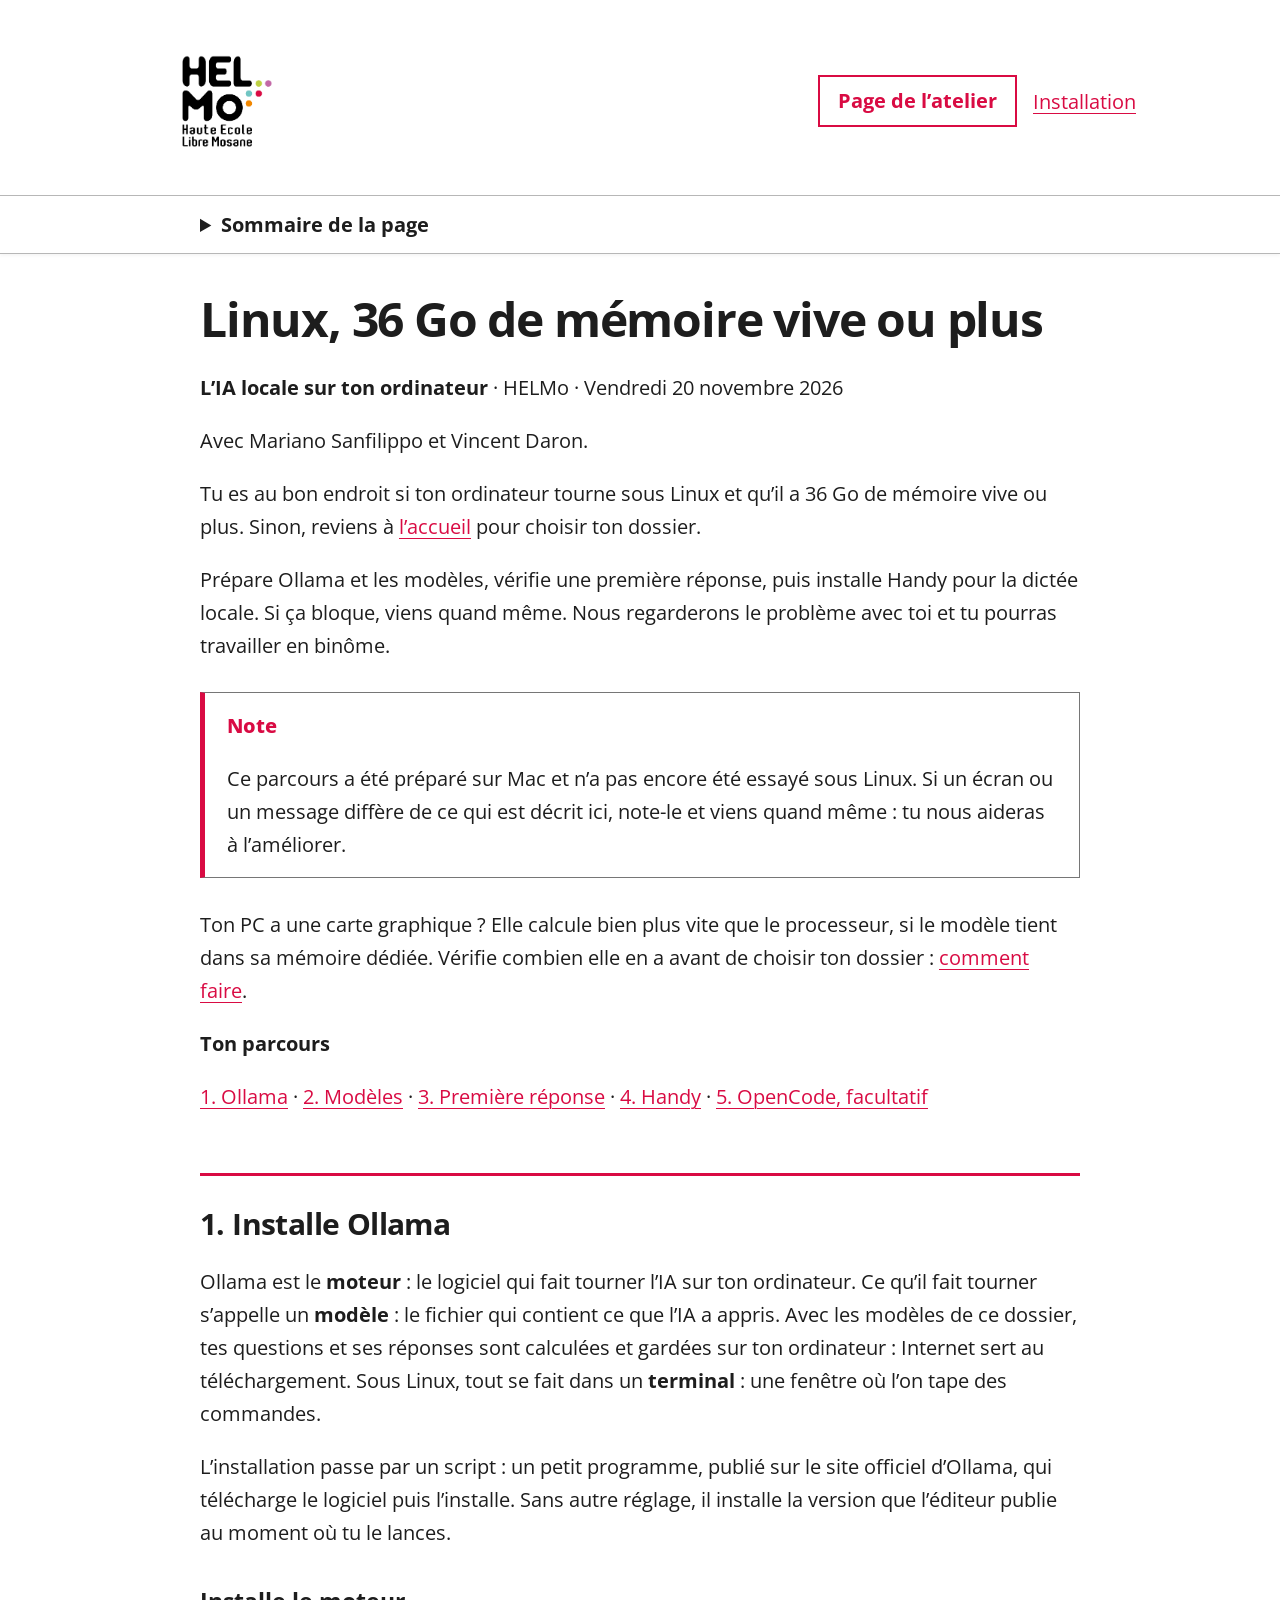
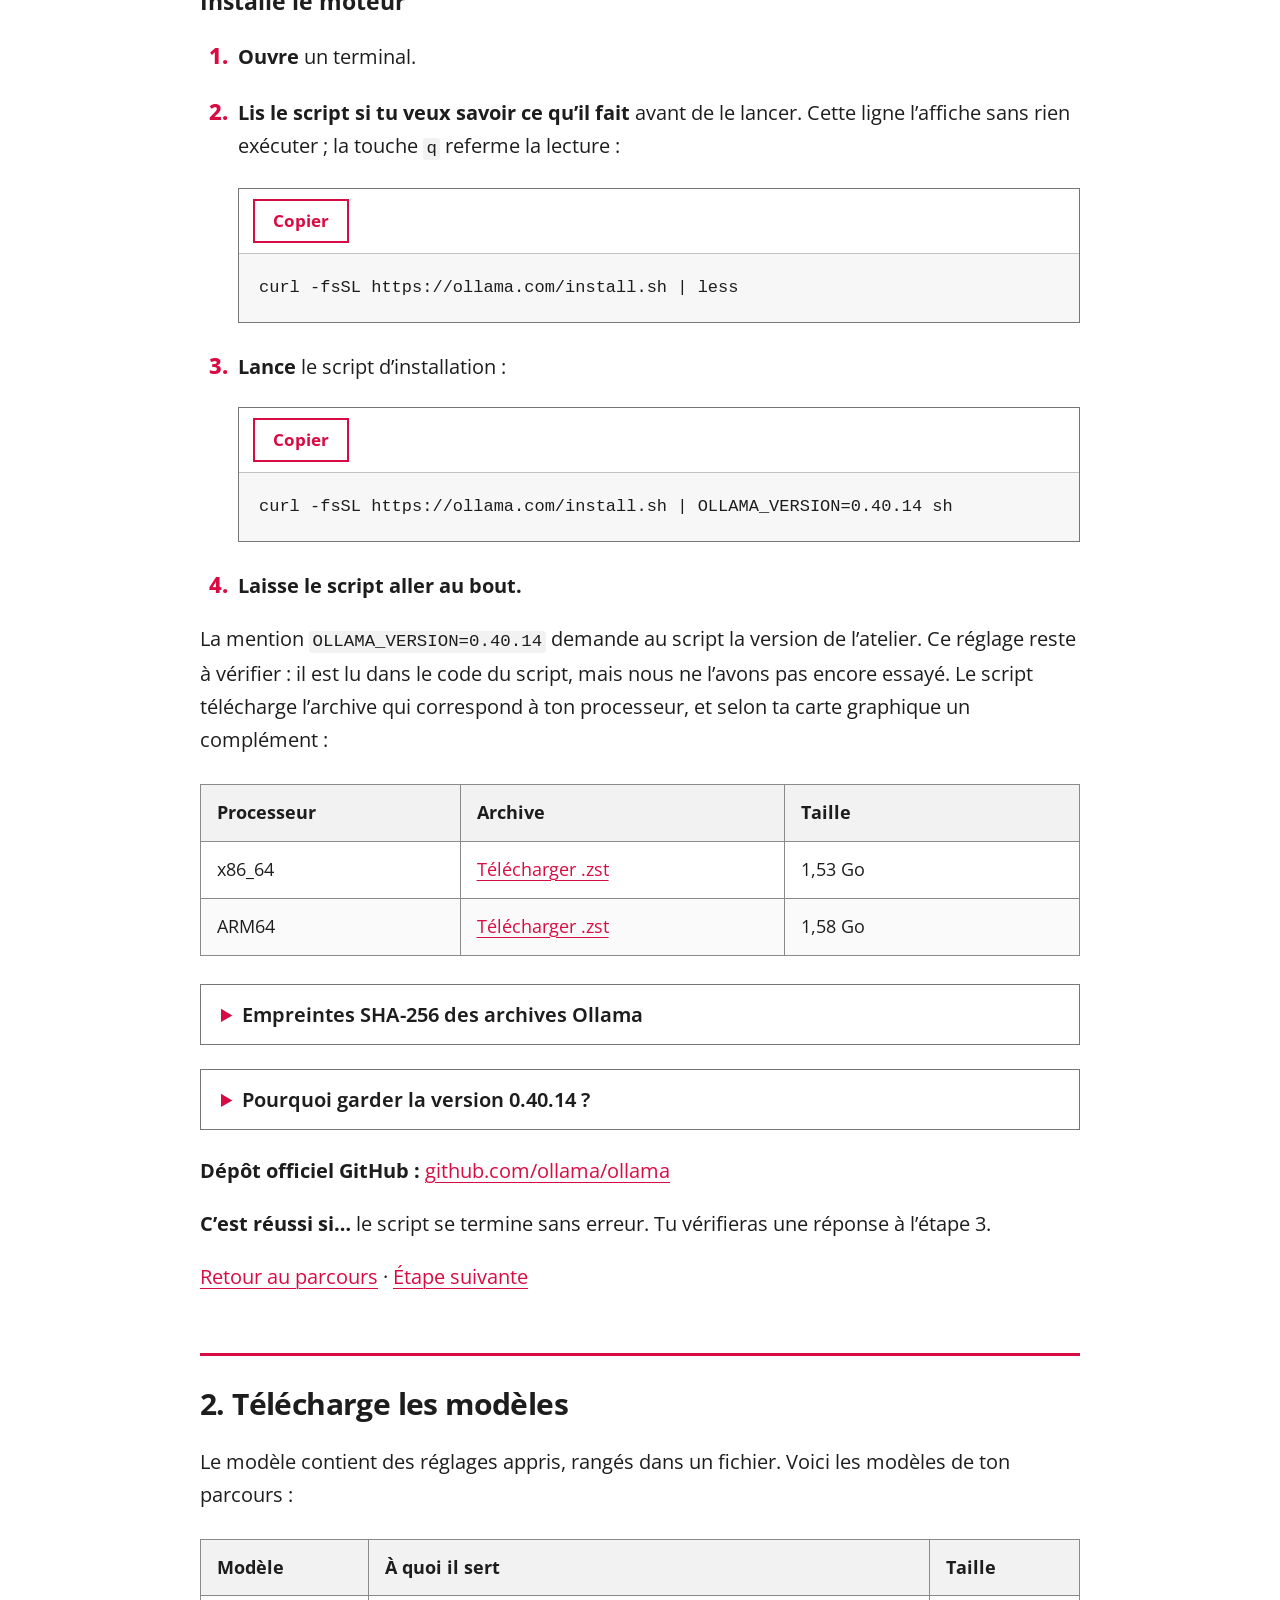
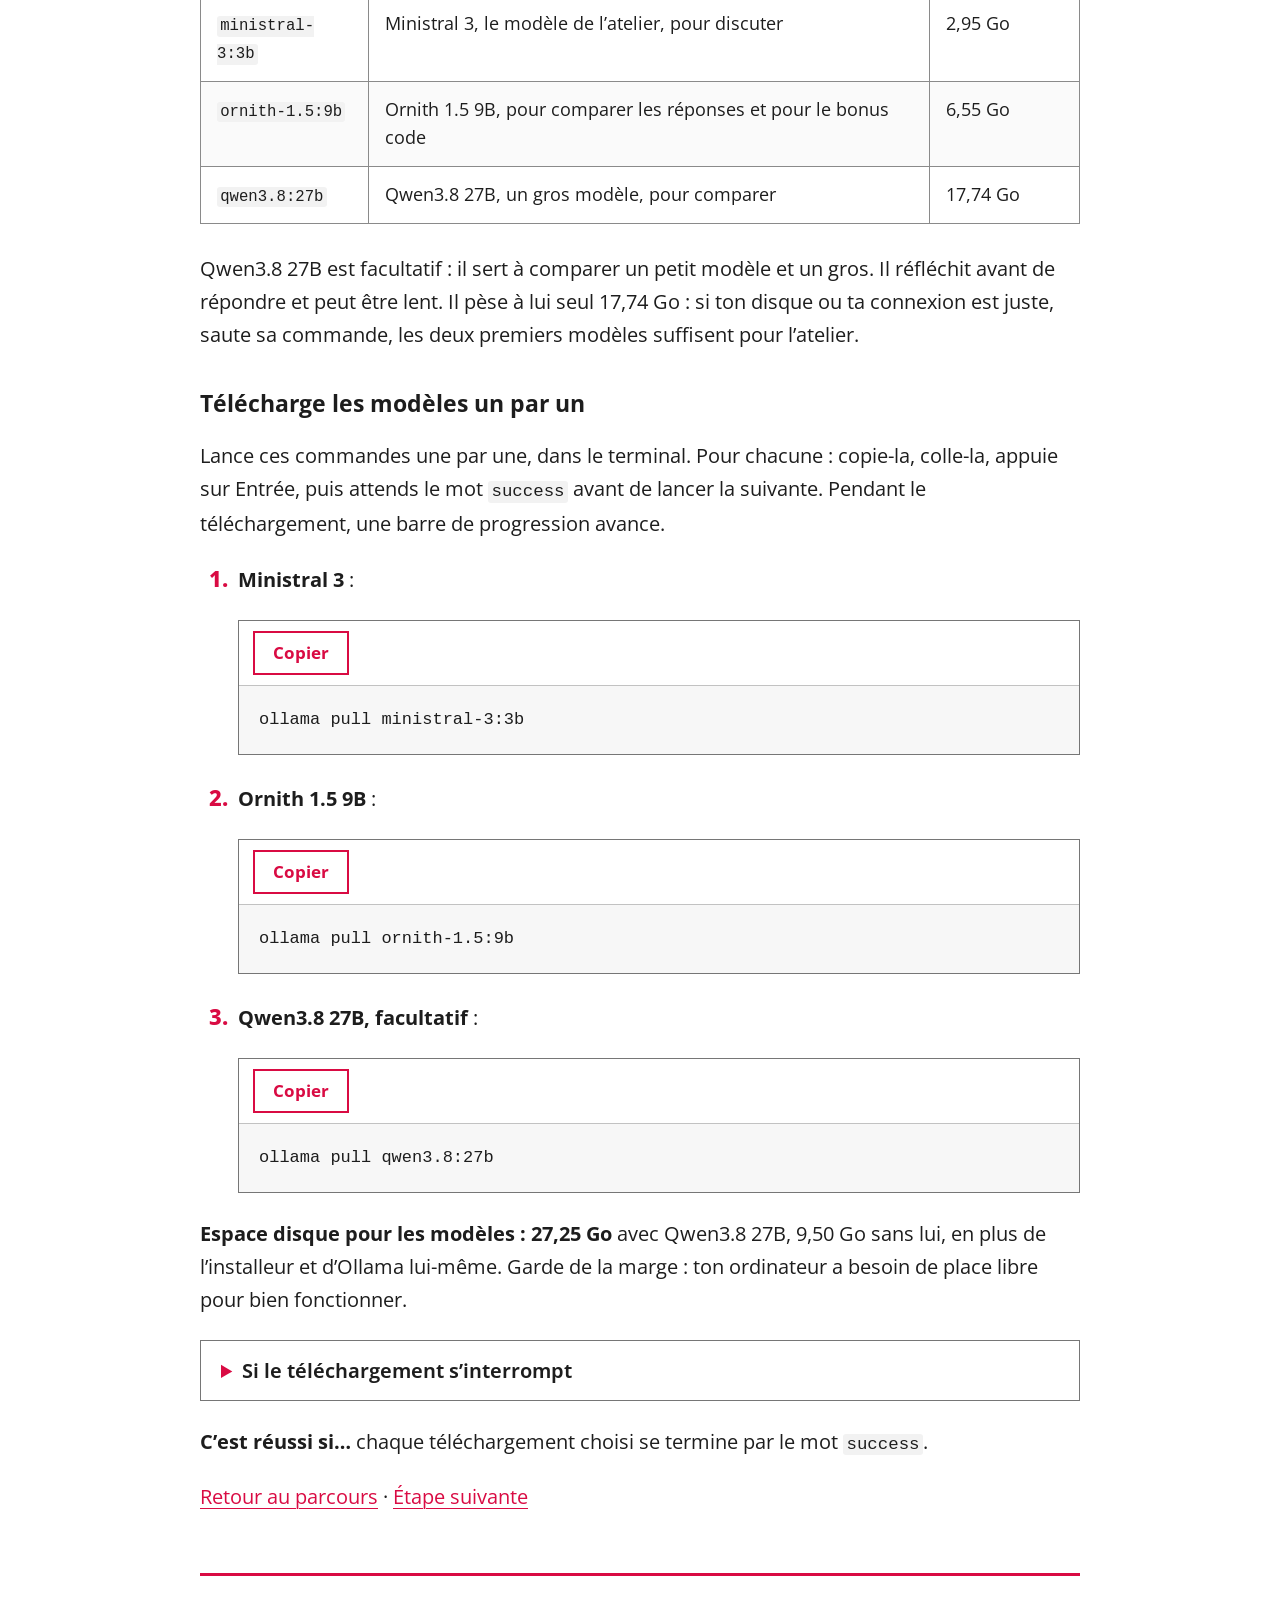
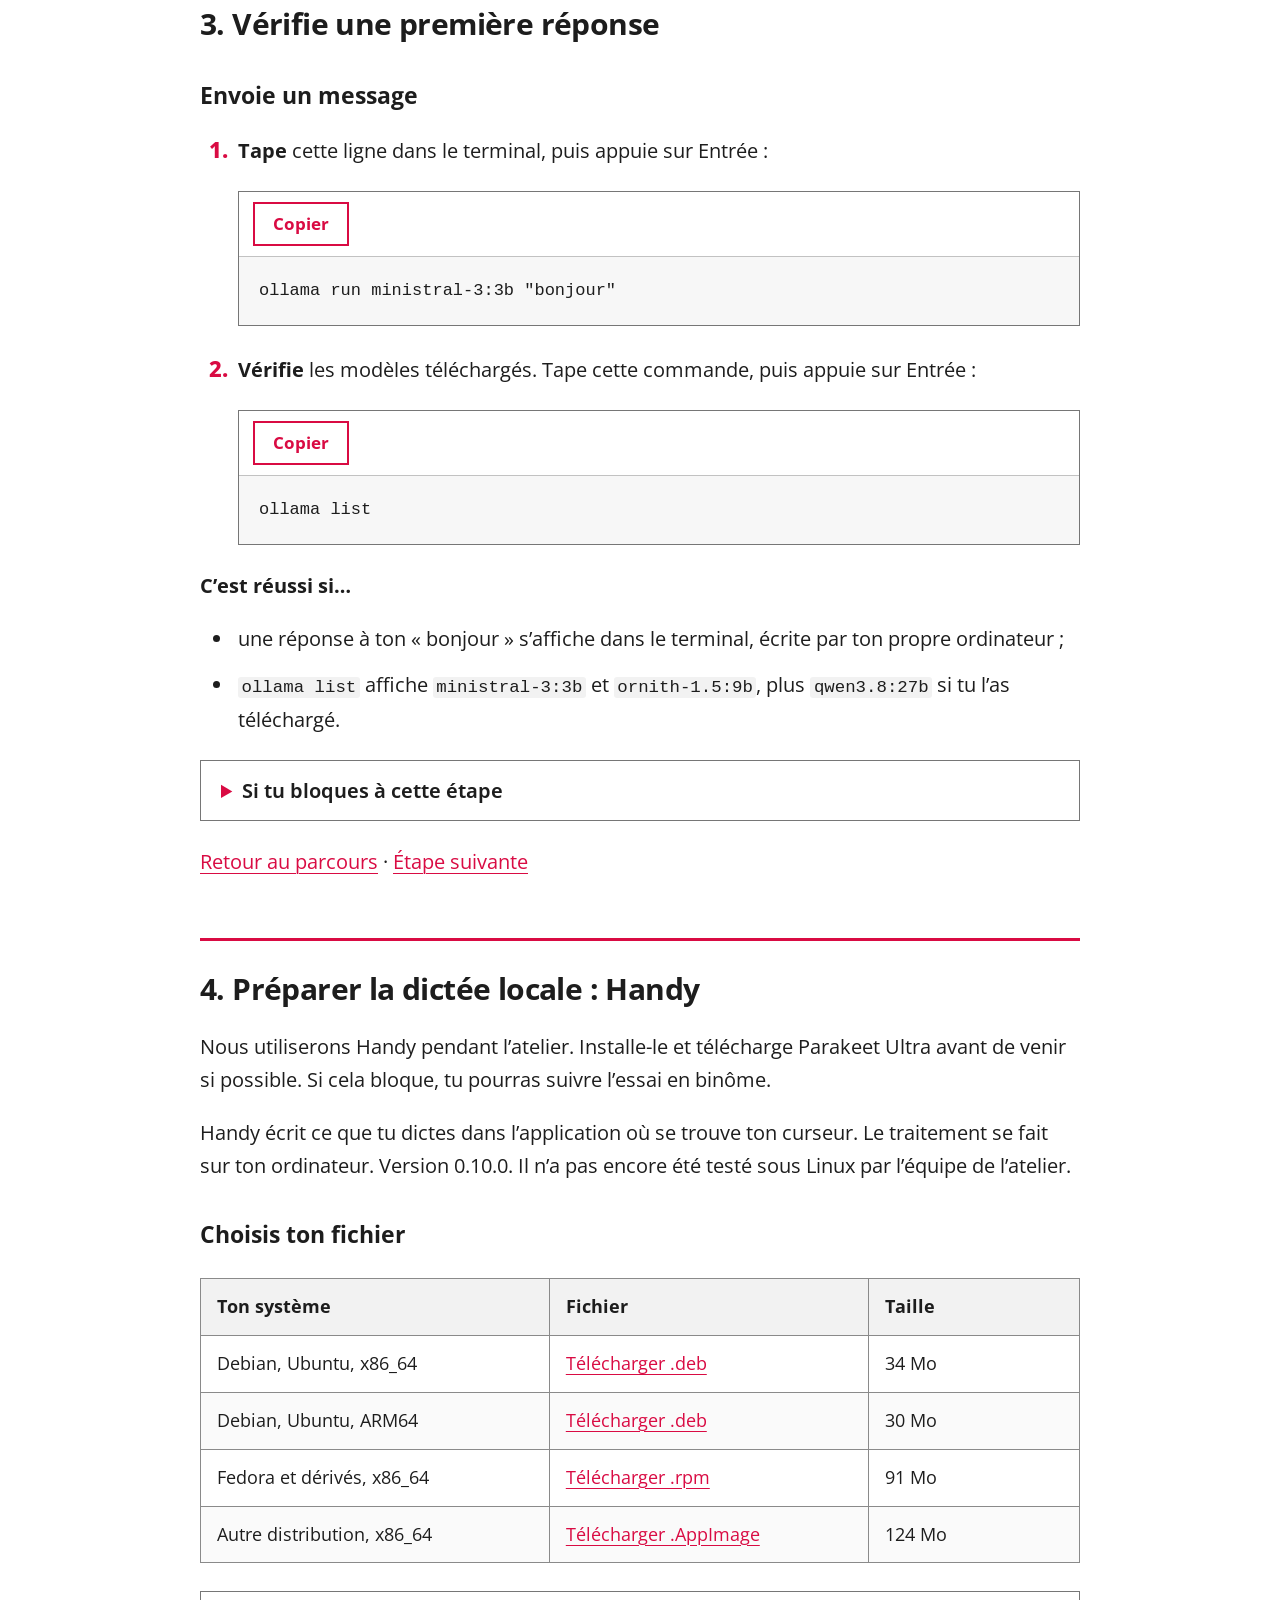
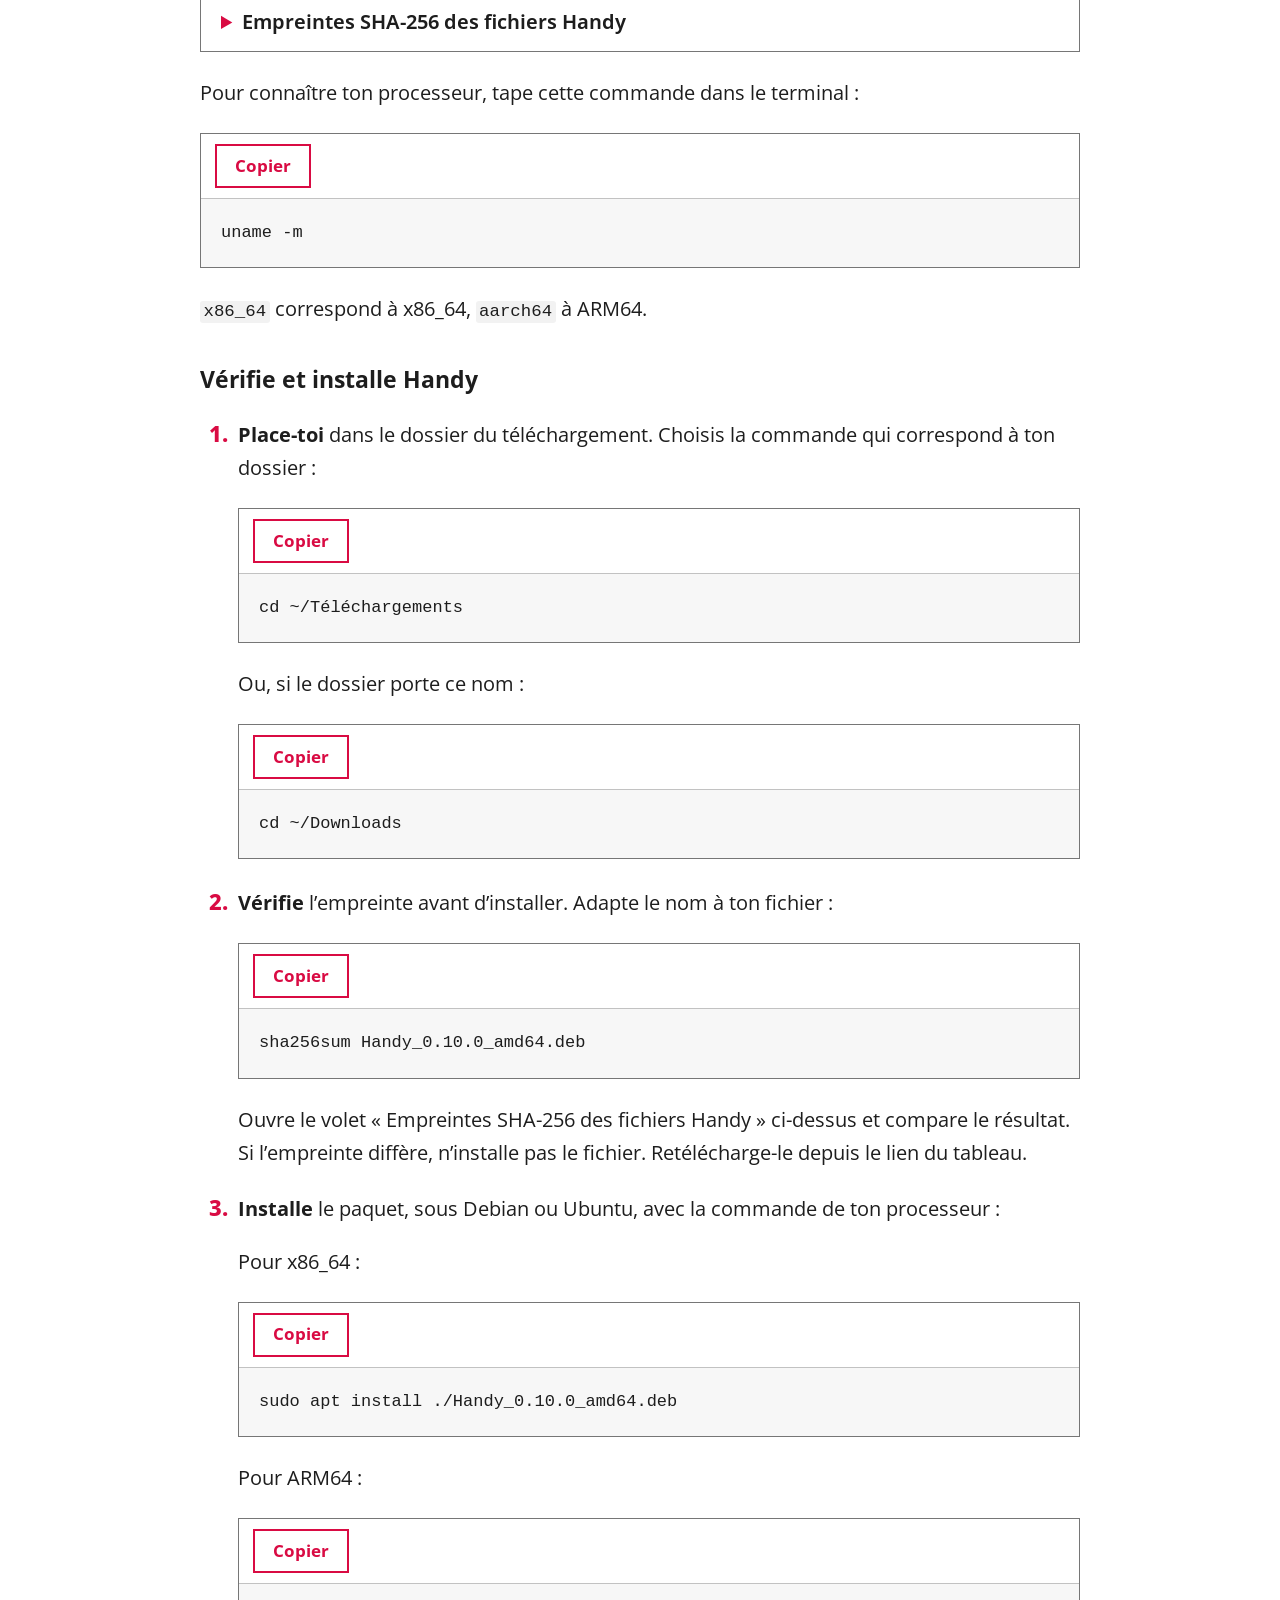
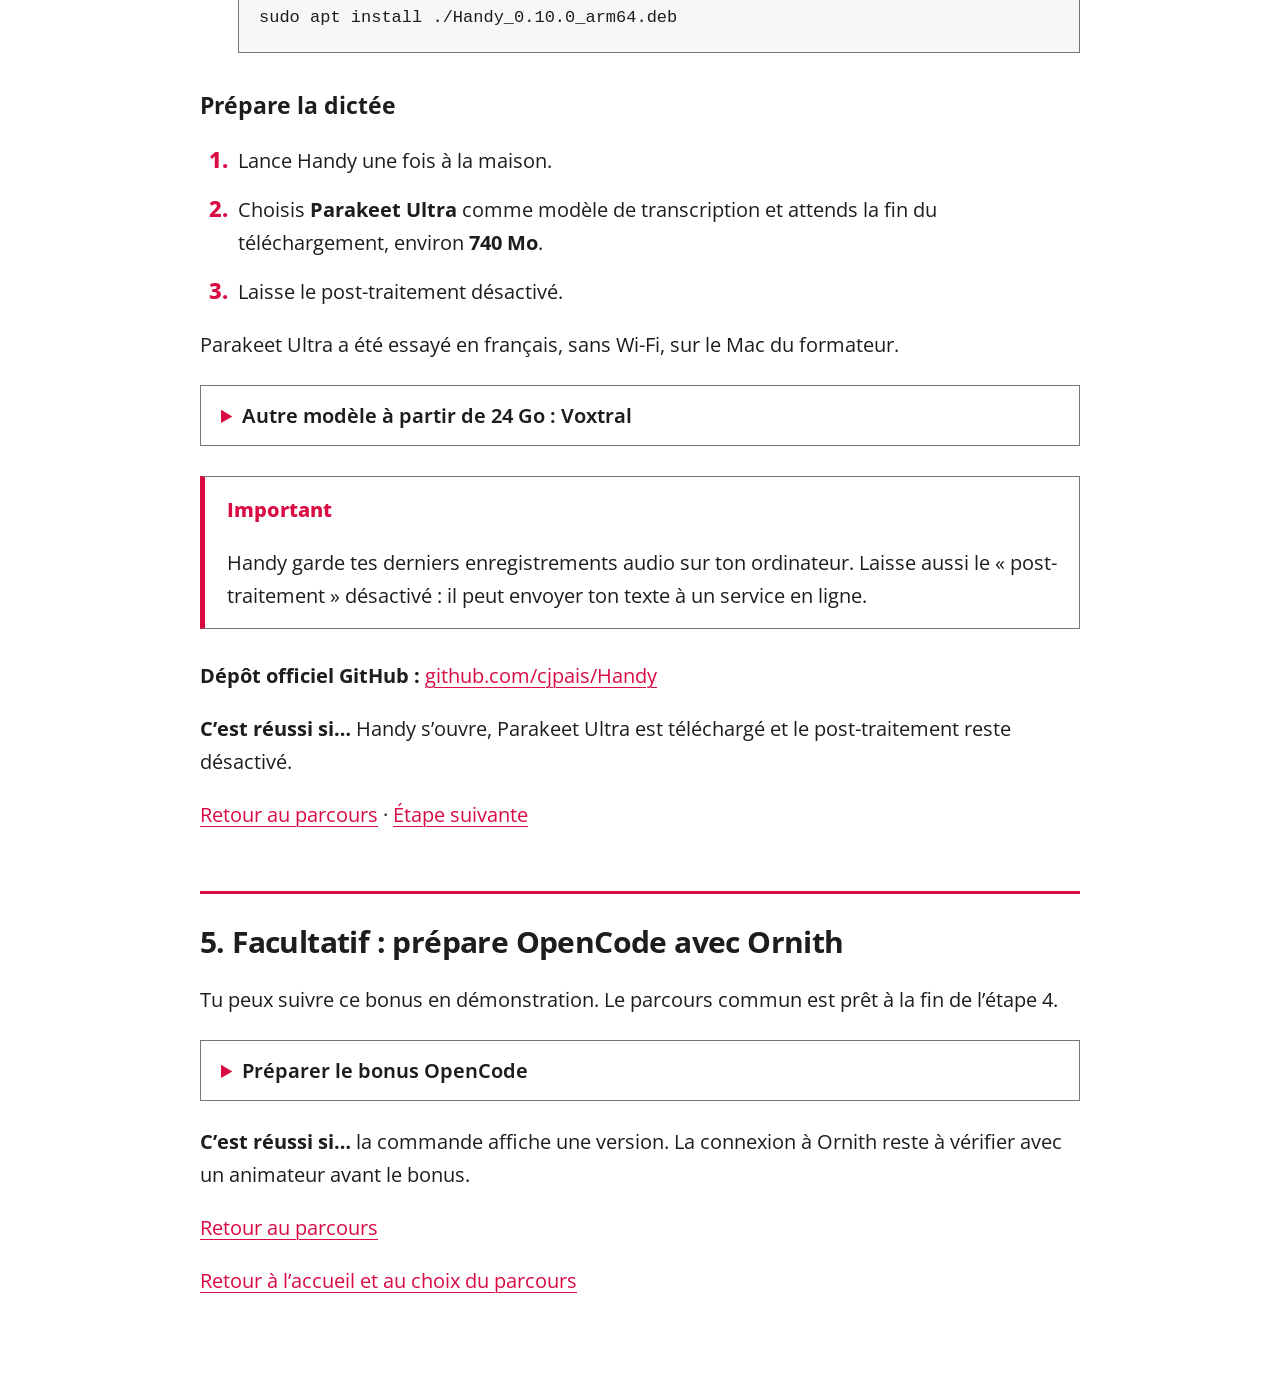
<file: docs/linux/36-go-et-plus/index.html>
<!doctype html>
<html lang="fr">
<head>
<meta charset="utf-8">
<meta name="viewport" content="width=device-width, initial-scale=1">
<meta name="color-scheme" content="light">
<meta name="referrer" content="no-referrer">
<meta http-equiv="Content-Security-Policy" content="default-src 'none'; img-src 'self'; font-src 'self'; style-src 'self'; script-src 'self'; connect-src 'none'; base-uri 'none'; form-action 'none'">
<title>Linux, 36 Go de mémoire vive ou plus | HELMo</title>
<link rel="icon" href="../../assets/logo-helmo.png" type="image/png">
<link rel="stylesheet" href="../../assets/site.css">
<script src="../../assets/site.js" defer></script>
</head>
<body>
<a class="skip-link" href="#contenu">Aller au contenu</a>
<header class="site-header"><a class="logo-zone" href="https://www.helmo.be/" aria-label="HELMo, site de la haute école"><img src="../../assets/logo-helmo.png" alt="HELMo" width="120" height="120"></a><nav aria-label="Pages de l’atelier"><a class="main-link" href="../../jour-j/">Page de l’atelier</a><a href="../../">Installation</a></nav></header>
<nav class="page-toc" aria-label="Étapes de cette page"><details><summary>Sommaire de la page</summary><ol><li><a href="#ollama">1. Installe Ollama</a></li><li><a href="#modeles">2. Télécharge les modèles</a></li><li><a href="#premiere-reponse">3. Vérifie une première réponse</a></li><li><a href="#handy">4. Préparer la dictée locale : Handy</a></li><li><a href="#opencode">5. Facultatif : prépare OpenCode avec Ornith</a></li></ol></details></nav>
<main><article id="contenu" tabindex="-1"><h1 id="linux-36-go-de-mémoire-vive-ou-plus">Linux, 36 Go de mémoire vive ou plus</h1>
<p><strong>L’IA locale sur ton ordinateur</strong> · HELMo · Vendredi 20 novembre 2026</p>
<p>Avec Mariano Sanfilippo et Vincent Daron.</p>
<p>Tu es au bon endroit si ton ordinateur tourne sous Linux et qu’il a 36 Go de mémoire vive ou plus. Sinon, reviens à <a href="../../">l’accueil</a> pour choisir ton dossier.</p>
<p>Prépare Ollama et les modèles, vérifie une première réponse, puis installe Handy pour la dictée locale. Si ça bloque, viens quand même. Nous regarderons le problème avec toi et tu pourras travailler en binôme.</p>
<aside class="admonition" aria-label="Note"><p class="admonition-title">Note</p>
<p>Ce parcours a été préparé sur Mac et n’a pas encore été essayé sous Linux. Si un écran ou un message diffère de ce qui est décrit ici, note-le et viens quand même : tu nous aideras à l’améliorer.</p>
</aside>
<p>Ton PC a une carte graphique ? Elle calcule bien plus vite que le processeur, si le modèle tient dans sa mémoire dédiée. Vérifie combien elle en a avant de choisir ton dossier : <a href="../../#et-si-ton-pc-a-une-carte-graphique-windows-et-linux">comment faire</a>.</p>
<p><a id="parcours"></a></p>
<p><strong>Ton parcours</strong></p>
<p><a href="#ollama">1. Ollama</a> · <a href="#modeles">2. Modèles</a> · <a href="#premiere-reponse">3. Première réponse</a> · <a href="#handy">4. Handy</a> · <a href="#opencode">5. OpenCode, facultatif</a></p>
<p><a id="ollama"></a></p>
<h2 id="1-installe-ollama">1. Installe Ollama</h2>
<p>Ollama est le <strong>moteur</strong> : le logiciel qui fait tourner l’IA sur ton ordinateur. Ce qu’il fait tourner s’appelle un <strong>modèle</strong> : le fichier qui contient ce que l’IA a appris. Avec les modèles de ce dossier, tes questions et ses réponses sont calculées et gardées sur ton ordinateur : Internet sert au téléchargement. Sous Linux, tout se fait dans un <strong>terminal</strong> : une fenêtre où l’on tape des commandes.</p>
<p>L’installation passe par un script : un petit programme, publié sur le site officiel d’Ollama, qui télécharge le logiciel puis l’installe. Sans autre réglage, il installe la version que l’éditeur publie au moment où tu le lances.</p>
<h3 id="installe-le-moteur">Installe le moteur</h3>
<ol>
<li>
<p><strong>Ouvre</strong> un terminal.</p>
</li>
<li>
<p><strong>Lis le script si tu veux savoir ce qu’il fait</strong> avant de le lancer. Cette ligne l’affiche sans rien exécuter ; la touche <code>q</code> referme la lecture :</p>
<div class="code-block"><div class="code-tools"><button type="button" class="copy-button" aria-label="Copier le bloc 1" aria-describedby="code-1-status" data-copy="code-1">Copier</button><span id="code-1-status" role="status" aria-live="polite"></span></div><pre tabindex="0" aria-label="Bloc à copier 1"><code id="code-1">curl -fsSL https://ollama.com/install.sh | less
</code></pre></div>
</li>
<li>
<p><strong>Lance</strong> le script d’installation :</p>
<div class="code-block"><div class="code-tools"><button type="button" class="copy-button" aria-label="Copier le bloc 2" aria-describedby="code-2-status" data-copy="code-2">Copier</button><span id="code-2-status" role="status" aria-live="polite"></span></div><pre tabindex="0" aria-label="Bloc à copier 2"><code id="code-2">curl -fsSL https://ollama.com/install.sh | OLLAMA_VERSION=0.40.14 sh
</code></pre></div>
</li>
<li>
<p><strong>Laisse le script aller au bout.</strong></p>
</li>
</ol>
<p>La mention <code>OLLAMA_VERSION=0.40.14</code> demande au script la version de l’atelier. Ce réglage reste à vérifier : il est lu dans le code du script, mais nous ne l’avons pas encore essayé. Le script télécharge l’archive qui correspond à ton processeur, et selon ta carte graphique un complément :</p>
<div class="table-scroll" role="region" aria-label="Tableau à faire défiler horizontalement" tabindex="0"><table>
<thead>
<tr>
<th>Processeur</th>
<th>Archive</th>
<th>Taille</th>
</tr>
</thead>
<tbody>
<tr>
<td>x86_64</td>
<td><a href="https://github.com/ollama/ollama/releases/download/v0.40.14/ollama-linux-amd64.tar.zst">Télécharger .zst</a></td>
<td>1,53 Go</td>
</tr>
<tr>
<td>ARM64</td>
<td><a href="https://github.com/ollama/ollama/releases/download/v0.40.14/ollama-linux-arm64.tar.zst">Télécharger .zst</a></td>
<td>1,58 Go</td>
</tr>
</tbody>
</table></div>
<details>
<summary>Empreintes SHA-256 des archives Ollama</summary>
<p><strong>ollama-linux-amd64.tar.zst</strong></p>
<div class="code-block"><div class="code-tools"><button type="button" class="copy-button" aria-label="Copier le bloc 3" aria-describedby="code-3-status" data-copy="code-3">Copier</button><span id="code-3-status" role="status" aria-live="polite"></span></div><pre tabindex="0" aria-label="Bloc à copier 3"><code id="code-3">993e83d08c3d13d17c55009a3e2664c8a25445e644aec3a68bef5abb6abce67d
</code></pre></div>
<p><strong>ollama-linux-arm64.tar.zst</strong></p>
<div class="code-block"><div class="code-tools"><button type="button" class="copy-button" aria-label="Copier le bloc 4" aria-describedby="code-4-status" data-copy="code-4">Copier</button><span id="code-4-status" role="status" aria-live="polite"></span></div><pre tabindex="0" aria-label="Bloc à copier 4"><code id="code-4">39bb333b7b4c0bafcdd7fad35eab1ae9aaf4518ea0f2c731de4376e3a29c94d0
</code></pre></div>
</details>
<!-- À VÉRIFIER : procédure Linux jamais essayée. La variable OLLAMA_VERSION est lue dans le code du script v0.40.14, pas observée à l'exécution. -->
<details>
<summary>Pourquoi garder la version 0.40.14 ?</summary>
<p>L’atelier a été préparé avec cette version. Une version plus récente existe : elle n’a pas été essayée pour l’atelier.</p>
</details>
<p><strong>Dépôt officiel GitHub :</strong> <a href="https://github.com/ollama/ollama">github.com/ollama/ollama</a></p>
<p><strong>C’est réussi si…</strong> le script se termine sans erreur. Tu vérifieras une réponse à l’étape 3.</p>
<p><a href="#parcours">Retour au parcours</a> · <a href="#modeles">Étape suivante</a></p>
<p><a id="modeles"></a></p>
<h2 id="2-télécharge-les-modèles">2. Télécharge les modèles</h2>
<p>Le modèle contient des réglages appris, rangés dans un fichier. Voici les modèles de ton parcours :</p>
<div class="table-scroll" role="region" aria-label="Tableau à faire défiler horizontalement" tabindex="0"><table>
<thead>
<tr>
<th>Modèle</th>
<th>À quoi il sert</th>
<th>Taille</th>
</tr>
</thead>
<tbody>
<tr>
<td><code>ministral-3:3b</code></td>
<td>Ministral 3, le modèle de l’atelier, pour discuter</td>
<td>2,95 Go</td>
</tr>
<tr>
<td><code>ornith-1.5:9b</code></td>
<td>Ornith 1.5 9B, pour comparer les réponses et pour le bonus code</td>
<td>6,55 Go</td>
</tr>
<tr>
<td><code>qwen3.8:27b</code></td>
<td>Qwen3.8 27B, un gros modèle, pour comparer</td>
<td>17,74 Go</td>
</tr>
</tbody>
</table></div>
<p>Qwen3.8 27B est facultatif : il sert à comparer un petit modèle et un gros. Il réfléchit avant de répondre et peut être lent. Il pèse à lui seul 17,74 Go : si ton disque ou ta connexion est juste, saute sa commande, les deux premiers modèles suffisent pour l’atelier.</p>
<h3 id="télécharge-les-modèles-un-par-un">Télécharge les modèles un par un</h3>
<p>Lance ces commandes une par une, dans le terminal. Pour chacune : copie-la, colle-la, appuie sur Entrée, puis attends le mot <code>success</code> avant de lancer la suivante. Pendant le téléchargement, une barre de progression avance.</p>
<ol>
<li>
<p><strong>Ministral 3</strong> :</p>
<div class="code-block"><div class="code-tools"><button type="button" class="copy-button" aria-label="Copier le bloc 5" aria-describedby="code-5-status" data-copy="code-5">Copier</button><span id="code-5-status" role="status" aria-live="polite"></span></div><pre tabindex="0" aria-label="Bloc à copier 5"><code id="code-5">ollama pull ministral-3:3b
</code></pre></div>
</li>
<li>
<p><strong>Ornith 1.5 9B</strong> :</p>
<div class="code-block"><div class="code-tools"><button type="button" class="copy-button" aria-label="Copier le bloc 6" aria-describedby="code-6-status" data-copy="code-6">Copier</button><span id="code-6-status" role="status" aria-live="polite"></span></div><pre tabindex="0" aria-label="Bloc à copier 6"><code id="code-6">ollama pull ornith-1.5:9b
</code></pre></div>
</li>
<li>
<p><strong>Qwen3.8 27B, facultatif</strong> :</p>
<div class="code-block"><div class="code-tools"><button type="button" class="copy-button" aria-label="Copier le bloc 7" aria-describedby="code-7-status" data-copy="code-7">Copier</button><span id="code-7-status" role="status" aria-live="polite"></span></div><pre tabindex="0" aria-label="Bloc à copier 7"><code id="code-7">ollama pull qwen3.8:27b
</code></pre></div>
</li>
</ol>
<p><strong>Espace disque pour les modèles : 27,25 Go</strong> avec Qwen3.8 27B, 9,50 Go sans lui, en plus de l’installeur et d’Ollama lui-même. Garde de la marge : ton ordinateur a besoin de place libre pour bien fonctionner.</p>
<details>
<summary>Si le téléchargement s’interrompt</summary>
<p>Ollama est conçu pour reprendre : relance la même commande sans rien supprimer.</p>
</details>
<p><strong>C’est réussi si…</strong> chaque téléchargement choisi se termine par le mot <code>success</code>.</p>
<p><a href="#parcours">Retour au parcours</a> · <a href="#premiere-reponse">Étape suivante</a></p>
<p><a id="premiere-reponse"></a></p>
<h2 id="3-vérifie-une-première-réponse">3. Vérifie une première réponse</h2>
<h3 id="envoie-un-message">Envoie un message</h3>
<ol>
<li>
<p><strong>Tape</strong> cette ligne dans le terminal, puis appuie sur Entrée :</p>
<div class="code-block"><div class="code-tools"><button type="button" class="copy-button" aria-label="Copier le bloc 8" aria-describedby="code-8-status" data-copy="code-8">Copier</button><span id="code-8-status" role="status" aria-live="polite"></span></div><pre tabindex="0" aria-label="Bloc à copier 8"><code id="code-8">ollama run ministral-3:3b &quot;bonjour&quot;
</code></pre></div>
</li>
<li>
<p><strong>Vérifie</strong> les modèles téléchargés. Tape cette commande, puis appuie sur Entrée :</p>
<div class="code-block"><div class="code-tools"><button type="button" class="copy-button" aria-label="Copier le bloc 9" aria-describedby="code-9-status" data-copy="code-9">Copier</button><span id="code-9-status" role="status" aria-live="polite"></span></div><pre tabindex="0" aria-label="Bloc à copier 9"><code id="code-9">ollama list
</code></pre></div>
</li>
</ol>
<p><strong>C’est réussi si…</strong></p>
<ul>
<li>une réponse à ton « bonjour » s’affiche dans le terminal, écrite par ton propre ordinateur ;</li>
<li><code>ollama list</code> affiche <code>ministral-3:3b</code> et <code>ornith-1.5:9b</code>, plus <code>qwen3.8:27b</code> si tu l’as téléchargé.</li>
</ul>
<details>
<summary>Si tu bloques à cette étape</summary>
<p>Note le message exact qui s’affiche et apporte ton ordinateur le 20 novembre. Tu peux aussi coller ce message dans une IA en ligne pour qu’elle te l’explique. Retire d’abord ton nom, les chemins de tes dossiers personnels et toute adresse ou clé : ce message quitte alors ton ordinateur.</p>
</details>
<p><a href="#parcours">Retour au parcours</a> · <a href="#handy">Étape suivante</a></p>
<p><a id="handy"></a></p>
<h2 id="4-préparer-la-dictée-locale--handy">4. Préparer la dictée locale : Handy</h2>
<p>Nous utiliserons Handy pendant l’atelier. Installe-le et télécharge Parakeet Ultra avant de venir si possible. Si cela bloque, tu pourras suivre l’essai en binôme.</p>
<p>Handy écrit ce que tu dictes dans l’application où se trouve ton curseur. Le traitement se fait sur ton ordinateur. Version 0.10.0. Il n’a pas encore été testé sous Linux par l’équipe de l’atelier.</p>
<h3 id="choisis-ton-fichier">Choisis ton fichier</h3>
<div class="table-scroll" role="region" aria-label="Tableau à faire défiler horizontalement" tabindex="0"><table>
<thead>
<tr>
<th>Ton système</th>
<th>Fichier</th>
<th>Taille</th>
</tr>
</thead>
<tbody>
<tr>
<td>Debian, Ubuntu, x86_64</td>
<td><a href="https://github.com/cjpais/Handy/releases/download/v0.10.0/Handy_0.10.0_amd64.deb">Télécharger .deb</a></td>
<td>34 Mo</td>
</tr>
<tr>
<td>Debian, Ubuntu, ARM64</td>
<td><a href="https://github.com/cjpais/Handy/releases/download/v0.10.0/Handy_0.10.0_arm64.deb">Télécharger .deb</a></td>
<td>30 Mo</td>
</tr>
<tr>
<td>Fedora et dérivés, x86_64</td>
<td><a href="https://github.com/cjpais/Handy/releases/download/v0.10.0/Handy-0.10.0-1.x86_64.rpm">Télécharger .rpm</a></td>
<td>91 Mo</td>
</tr>
<tr>
<td>Autre distribution, x86_64</td>
<td><a href="https://github.com/cjpais/Handy/releases/download/v0.10.0/Handy_0.10.0_amd64.AppImage">Télécharger .AppImage</a></td>
<td>124 Mo</td>
</tr>
</tbody>
</table></div>
<details>
<summary>Empreintes SHA-256 des fichiers Handy</summary>
<p><strong>Handy_0.10.0_amd64.deb</strong></p>
<div class="code-block"><div class="code-tools"><button type="button" class="copy-button" aria-label="Copier le bloc 10" aria-describedby="code-10-status" data-copy="code-10">Copier</button><span id="code-10-status" role="status" aria-live="polite"></span></div><pre tabindex="0" aria-label="Bloc à copier 10"><code id="code-10">cd91f0eb445a1b20a0ed7391a77cb1174d1e5c83d1696491e1228d13e2364684
</code></pre></div>
<p><strong>Handy_0.10.0_arm64.deb</strong></p>
<div class="code-block"><div class="code-tools"><button type="button" class="copy-button" aria-label="Copier le bloc 11" aria-describedby="code-11-status" data-copy="code-11">Copier</button><span id="code-11-status" role="status" aria-live="polite"></span></div><pre tabindex="0" aria-label="Bloc à copier 11"><code id="code-11">6fd7c4147fc26302e062df53f0721ed9c8be03850083c7dc36d591e554a868b8
</code></pre></div>
<p><strong>Handy-0.10.0-1.x86_64.rpm</strong></p>
<div class="code-block"><div class="code-tools"><button type="button" class="copy-button" aria-label="Copier le bloc 12" aria-describedby="code-12-status" data-copy="code-12">Copier</button><span id="code-12-status" role="status" aria-live="polite"></span></div><pre tabindex="0" aria-label="Bloc à copier 12"><code id="code-12">2c77658d4939fbaeb82e168830d549b758d954e23e387a50017112dbc2735992
</code></pre></div>
<p><strong>Handy_0.10.0_amd64.AppImage</strong></p>
<div class="code-block"><div class="code-tools"><button type="button" class="copy-button" aria-label="Copier le bloc 13" aria-describedby="code-13-status" data-copy="code-13">Copier</button><span id="code-13-status" role="status" aria-live="polite"></span></div><pre tabindex="0" aria-label="Bloc à copier 13"><code id="code-13">20661c16b0b9e1b7dc5020be463f2b17f654bfeaf0ba1d7032bc4b77b268ec6c
</code></pre></div>
</details>
<p>Pour connaître ton processeur, tape cette commande dans le terminal :</p>
<div class="code-block"><div class="code-tools"><button type="button" class="copy-button" aria-label="Copier le bloc 14" aria-describedby="code-14-status" data-copy="code-14">Copier</button><span id="code-14-status" role="status" aria-live="polite"></span></div><pre tabindex="0" aria-label="Bloc à copier 14"><code id="code-14">uname -m
</code></pre></div>
<p><code>x86_64</code> correspond à x86_64, <code>aarch64</code> à ARM64.</p>
<h3 id="vérifie-et-installe-handy">Vérifie et installe Handy</h3>
<ol>
<li>
<p><strong>Place-toi</strong> dans le dossier du téléchargement. Choisis la commande qui correspond à ton dossier :</p>
<div class="code-block"><div class="code-tools"><button type="button" class="copy-button" aria-label="Copier le bloc 15" aria-describedby="code-15-status" data-copy="code-15">Copier</button><span id="code-15-status" role="status" aria-live="polite"></span></div><pre tabindex="0" aria-label="Bloc à copier 15"><code id="code-15">cd ~/Téléchargements
</code></pre></div>
<p>Ou, si le dossier porte ce nom :</p>
<div class="code-block"><div class="code-tools"><button type="button" class="copy-button" aria-label="Copier le bloc 16" aria-describedby="code-16-status" data-copy="code-16">Copier</button><span id="code-16-status" role="status" aria-live="polite"></span></div><pre tabindex="0" aria-label="Bloc à copier 16"><code id="code-16">cd ~/Downloads
</code></pre></div>
</li>
<li>
<p><strong>Vérifie</strong> l’empreinte avant d’installer. Adapte le nom à ton fichier :</p>
<div class="code-block"><div class="code-tools"><button type="button" class="copy-button" aria-label="Copier le bloc 17" aria-describedby="code-17-status" data-copy="code-17">Copier</button><span id="code-17-status" role="status" aria-live="polite"></span></div><pre tabindex="0" aria-label="Bloc à copier 17"><code id="code-17">sha256sum Handy_0.10.0_amd64.deb
</code></pre></div>
<p>Ouvre le volet « Empreintes SHA-256 des fichiers Handy » ci-dessus et compare le résultat. Si l’empreinte diffère, n’installe pas le fichier. Retélécharge-le depuis le lien du tableau.</p>
</li>
<li>
<p><strong>Installe</strong> le paquet, sous Debian ou Ubuntu, avec la commande de ton processeur :</p>
<p>Pour x86_64 :</p>
<div class="code-block"><div class="code-tools"><button type="button" class="copy-button" aria-label="Copier le bloc 18" aria-describedby="code-18-status" data-copy="code-18">Copier</button><span id="code-18-status" role="status" aria-live="polite"></span></div><pre tabindex="0" aria-label="Bloc à copier 18"><code id="code-18">sudo apt install ./Handy_0.10.0_amd64.deb
</code></pre></div>
<p>Pour ARM64 :</p>
<div class="code-block"><div class="code-tools"><button type="button" class="copy-button" aria-label="Copier le bloc 19" aria-describedby="code-19-status" data-copy="code-19">Copier</button><span id="code-19-status" role="status" aria-live="polite"></span></div><pre tabindex="0" aria-label="Bloc à copier 19"><code id="code-19">sudo apt install ./Handy_0.10.0_arm64.deb
</code></pre></div>
</li>
</ol>
<h3 id="prépare-la-dictée">Prépare la dictée</h3>
<ol>
<li>Lance Handy une fois à la maison.</li>
<li>Choisis <strong>Parakeet Ultra</strong> comme modèle de transcription et attends la fin du téléchargement, environ <strong>740 Mo</strong>.</li>
<li>Laisse le post-traitement désactivé.</li>
</ol>
<p>Parakeet Ultra a été essayé en français, sans Wi-Fi, sur le Mac du formateur.</p>
<details>
<summary>Autre modèle à partir de 24 Go : Voxtral</summary>
<p>Voxtral donne un résultat proche, pour une taille bien plus grande. Pour l’atelier, prépare Parakeet Ultra.</p>
</details>
<aside class="admonition" aria-label="Important"><p class="admonition-title">Important</p>
<p>Handy garde tes derniers enregistrements audio sur ton ordinateur. Laisse aussi le « post-traitement » désactivé : il peut envoyer ton texte à un service en ligne.</p>
</aside>
<p><strong>Dépôt officiel GitHub :</strong> <a href="https://github.com/cjpais/Handy">github.com/cjpais/Handy</a></p>
<p><strong>C’est réussi si…</strong> Handy s’ouvre, Parakeet Ultra est téléchargé et le post-traitement reste désactivé.</p>
<p><a href="#parcours">Retour au parcours</a> · <a href="#opencode">Étape suivante</a></p>
<p><a id="opencode"></a></p>
<h2 id="5-facultatif--prépare-opencode-avec-ornith">5. Facultatif : prépare OpenCode avec Ornith</h2>
<p>Tu peux suivre ce bonus en démonstration. Le parcours commun est prêt à la fin de l’étape 4.</p>
<details>
<summary>Préparer le bonus OpenCode</summary>
<p>OpenCode est un assistant de programmation : il écrit et modifie des fichiers à ta demande. La version 2.2.5 est celle avec laquelle le bonus a été préparé.</p>
<p>Ce bonus utilise OpenCode avec Ornith. Tu peux suivre la démonstration, puis reprendre le parcours de la page de l’atelier sur ton ordinateur. La procédure de lancement proposée reste à valider avec les versions retenues.</p>
<p>L’installation passe par un script publié sur le site officiel d’OpenCode : il télécharge le logiciel, puis l’installe. Sans autre réglage, il installe la version que l’éditeur publie au moment où tu le lances. L’option <code>--version 2.2.5</code> lui demande la version du bonus ; ce réglage reste à vérifier, nous ne l’avons pas encore essayé.</p>
<h3 id="installe-opencode">Installe OpenCode</h3>
<ol>
<li>
<p><strong>Lis le script si tu veux savoir ce qu’il fait</strong> avant de le lancer. Cette ligne l’affiche dans le terminal sans rien exécuter ; la touche <code>q</code> referme la lecture :</p>
<div class="code-block"><div class="code-tools"><button type="button" class="copy-button" aria-label="Copier le bloc 20" aria-describedby="code-20-status" data-copy="code-20">Copier</button><span id="code-20-status" role="status" aria-live="polite"></span></div><pre tabindex="0" aria-label="Bloc à copier 20"><code id="code-20">curl -fsSL https://opencode.ai/v2/install | less
</code></pre></div>
</li>
<li>
<p><strong>Lance</strong> le script d’installation :</p>
<div class="code-block"><div class="code-tools"><button type="button" class="copy-button" aria-label="Copier le bloc 21" aria-describedby="code-21-status" data-copy="code-21">Copier</button><span id="code-21-status" role="status" aria-live="polite"></span></div><pre tabindex="0" aria-label="Bloc à copier 21"><code id="code-21">curl -fsSL https://opencode.ai/v2/install | bash -s -- --version 2.2.5
</code></pre></div>
</li>
</ol>
<p><strong>Dépôt officiel GitHub :</strong> <a href="https://github.com/anomalyco/opencode">github.com/anomalyco/opencode</a></p>
<h3 id="vérifie-la-commande">Vérifie la commande</h3>
<p>Dans le terminal, tape cette commande :</p>
<div class="code-block"><div class="code-tools"><button type="button" class="copy-button" aria-label="Copier le bloc 22" aria-describedby="code-22-status" data-copy="code-22">Copier</button><span id="code-22-status" role="status" aria-live="polite"></span></div><pre tabindex="0" aria-label="Bloc à copier 22"><code id="code-22">opencode --version
</code></pre></div>
<p>Si la commande est introuvable, arrête cette procédure et demande à un animateur de vérifier ton installation.</p>
</details>
<p><strong>C’est réussi si…</strong> la commande affiche une version. La connexion à Ornith reste à vérifier avec un animateur avant le bonus.</p>
<p><a href="#parcours">Retour au parcours</a></p>
<p><a href="../../">Retour à l’accueil et au choix du parcours</a></p>
</article></main>
</body>
</html>
</file>
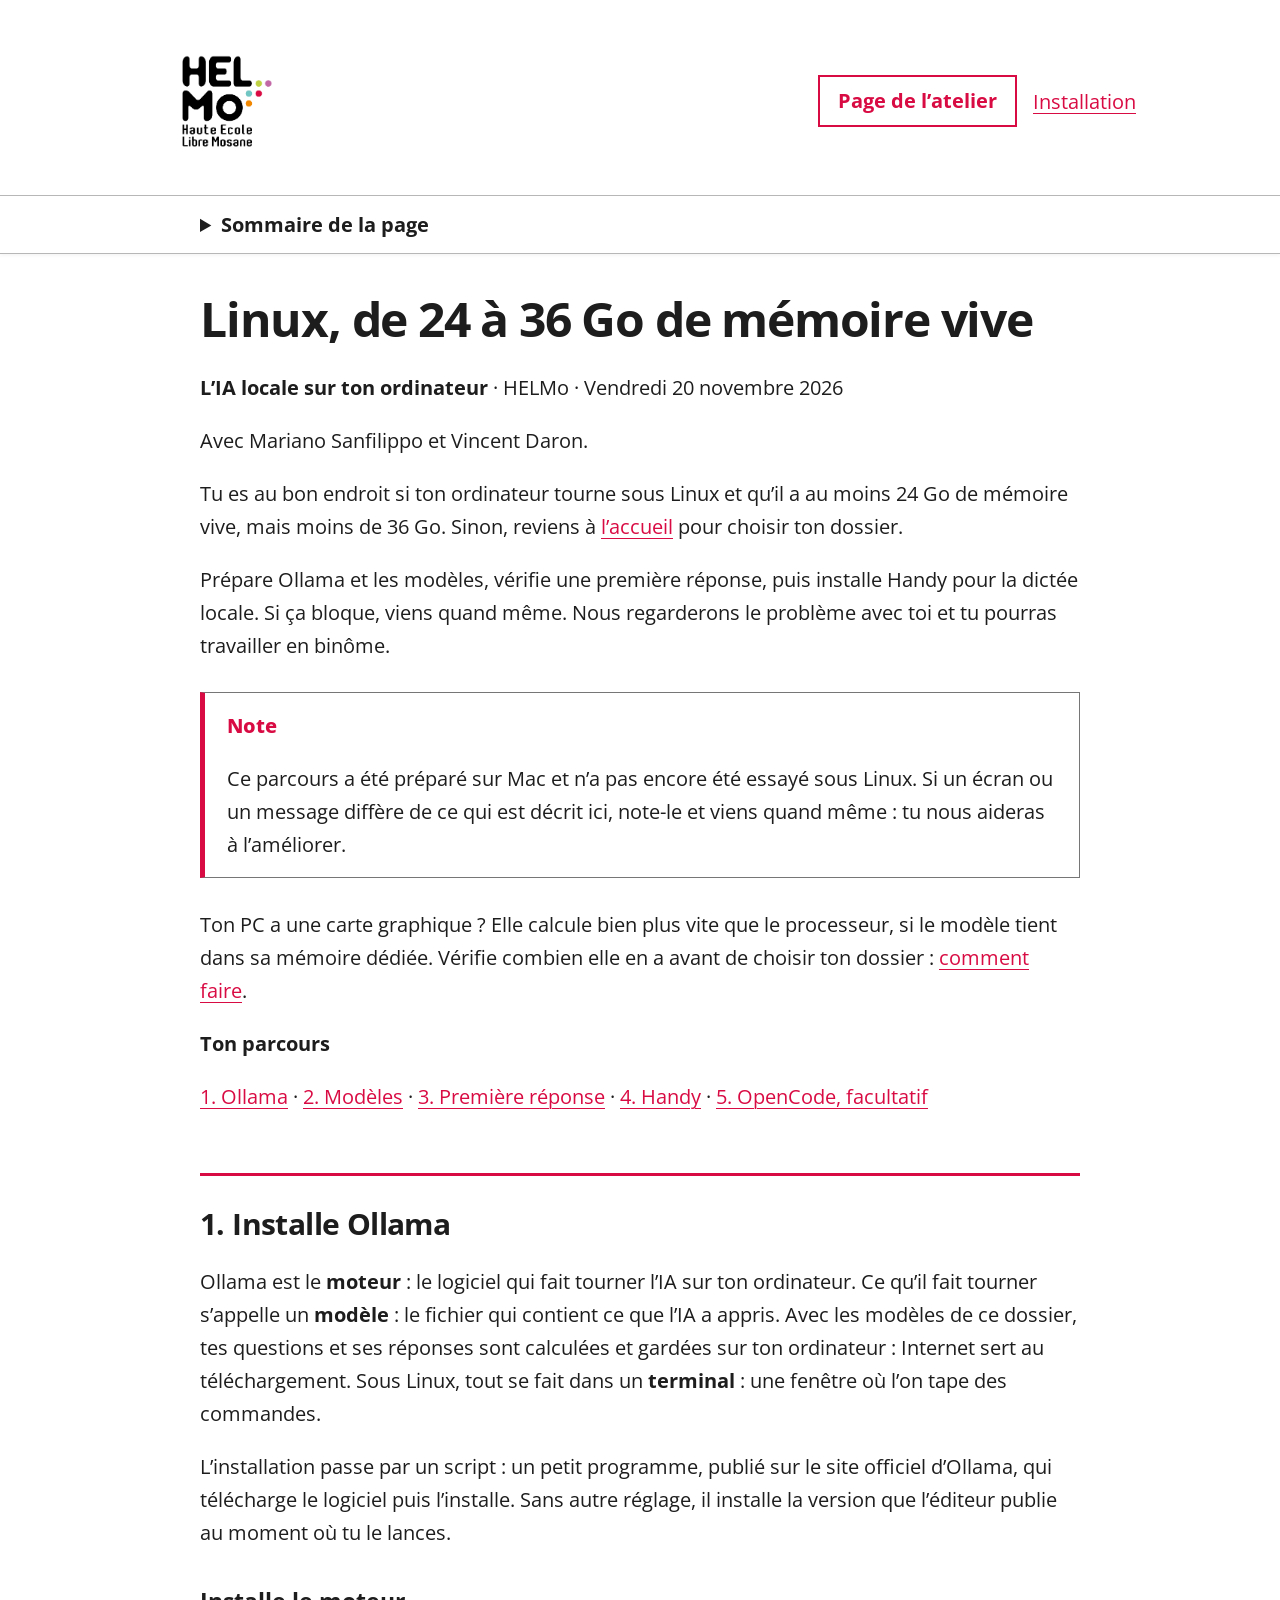
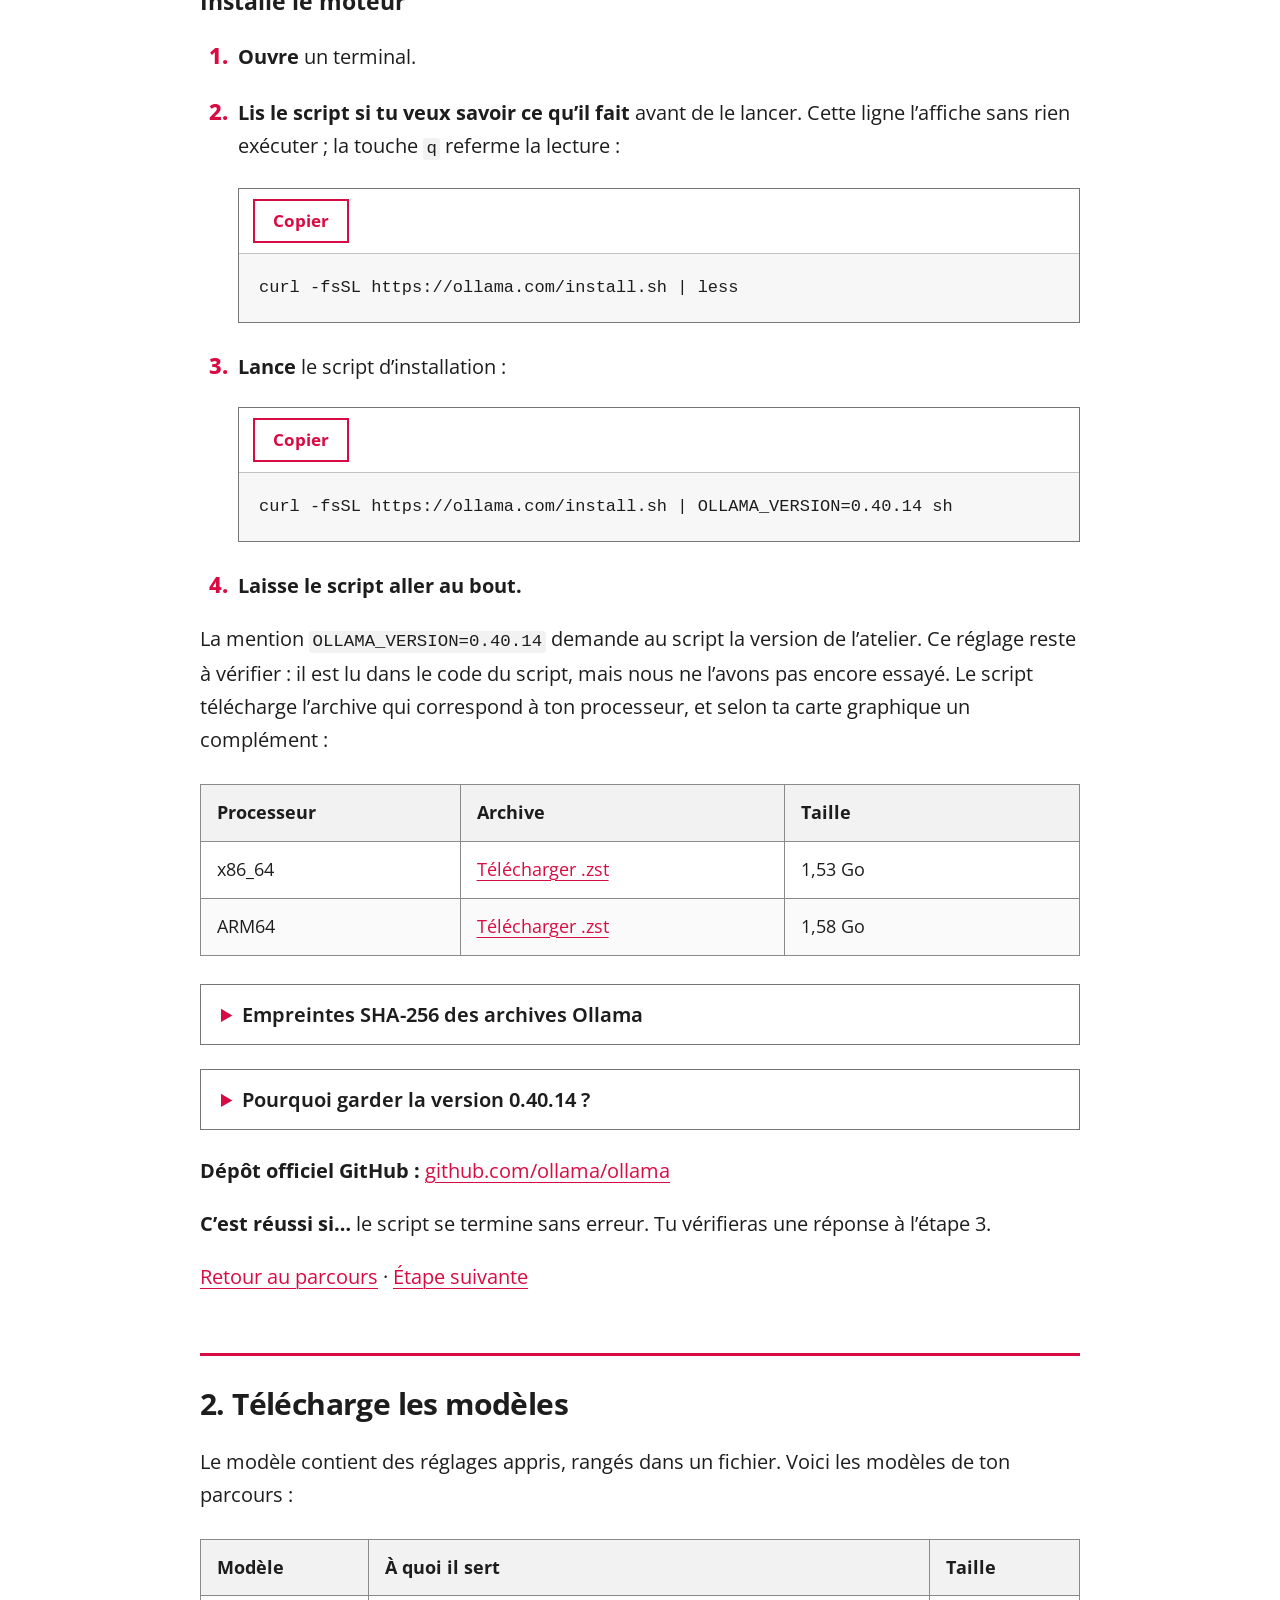
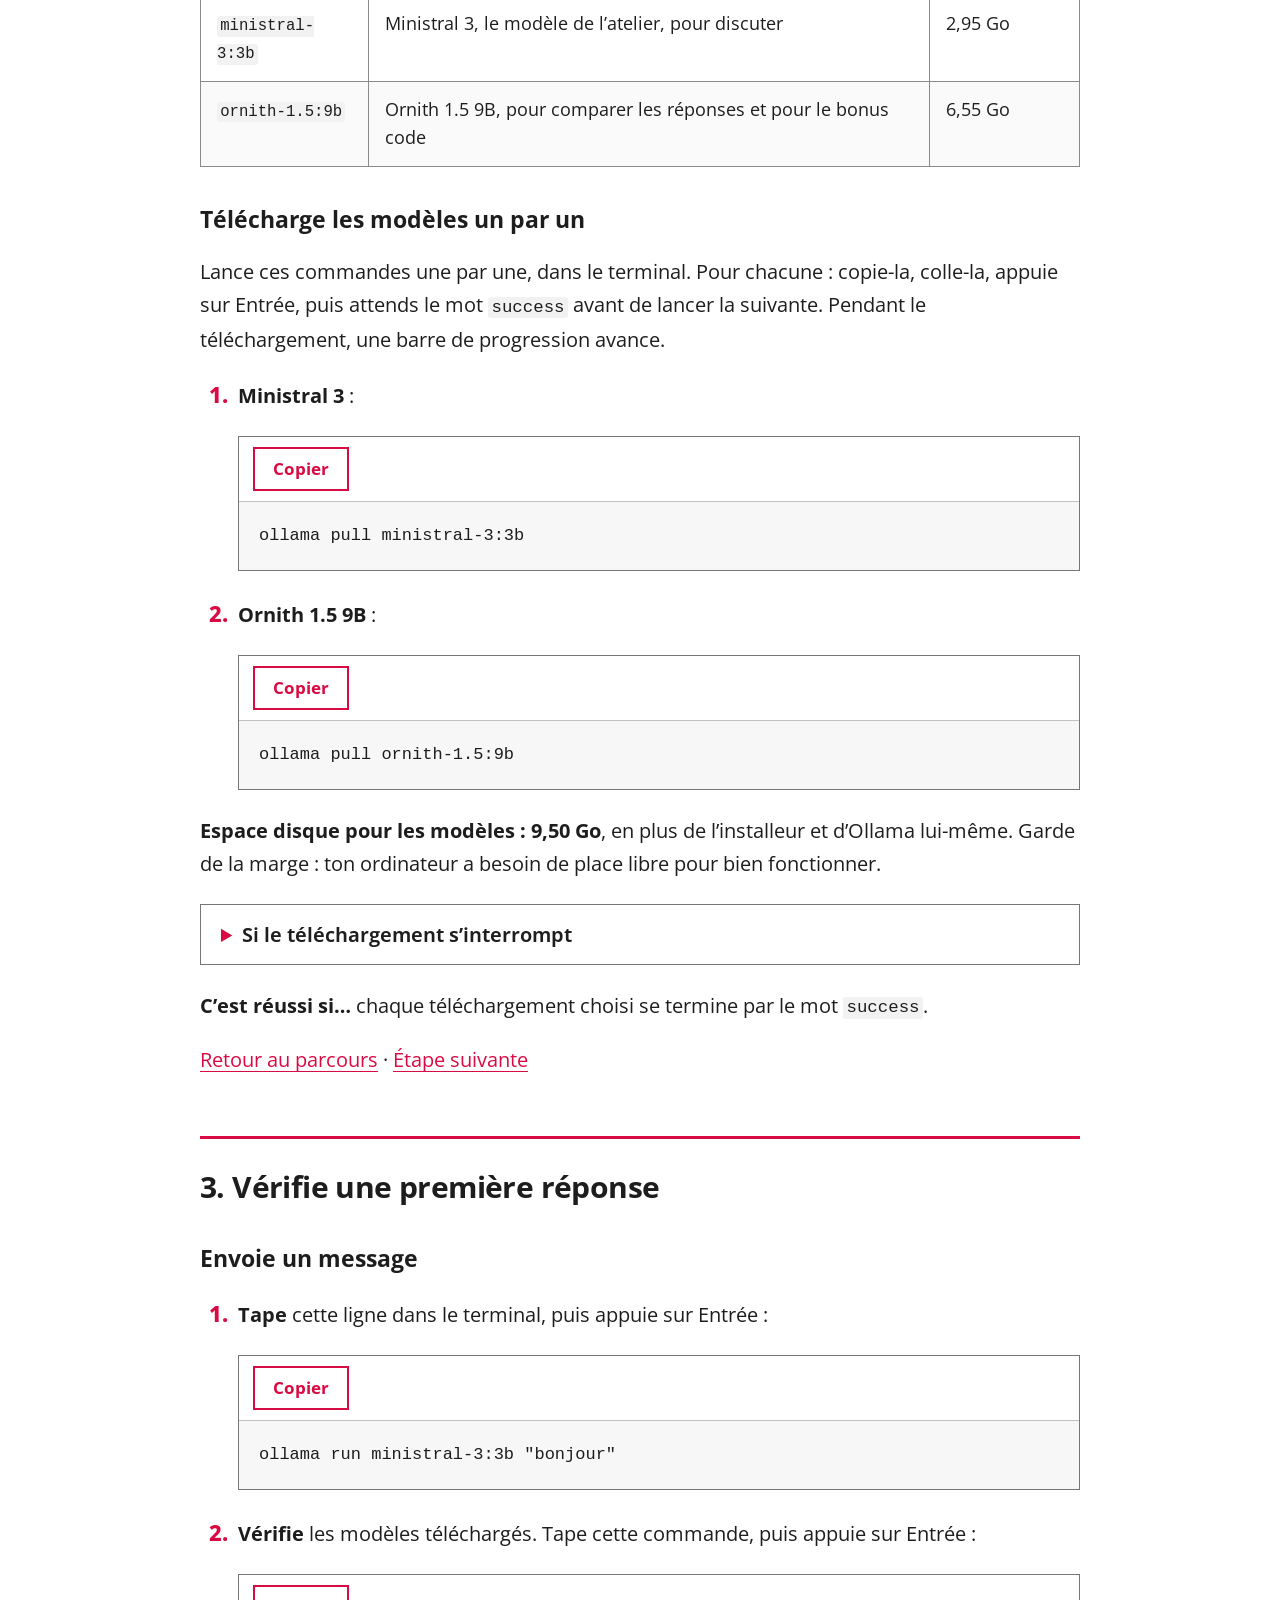
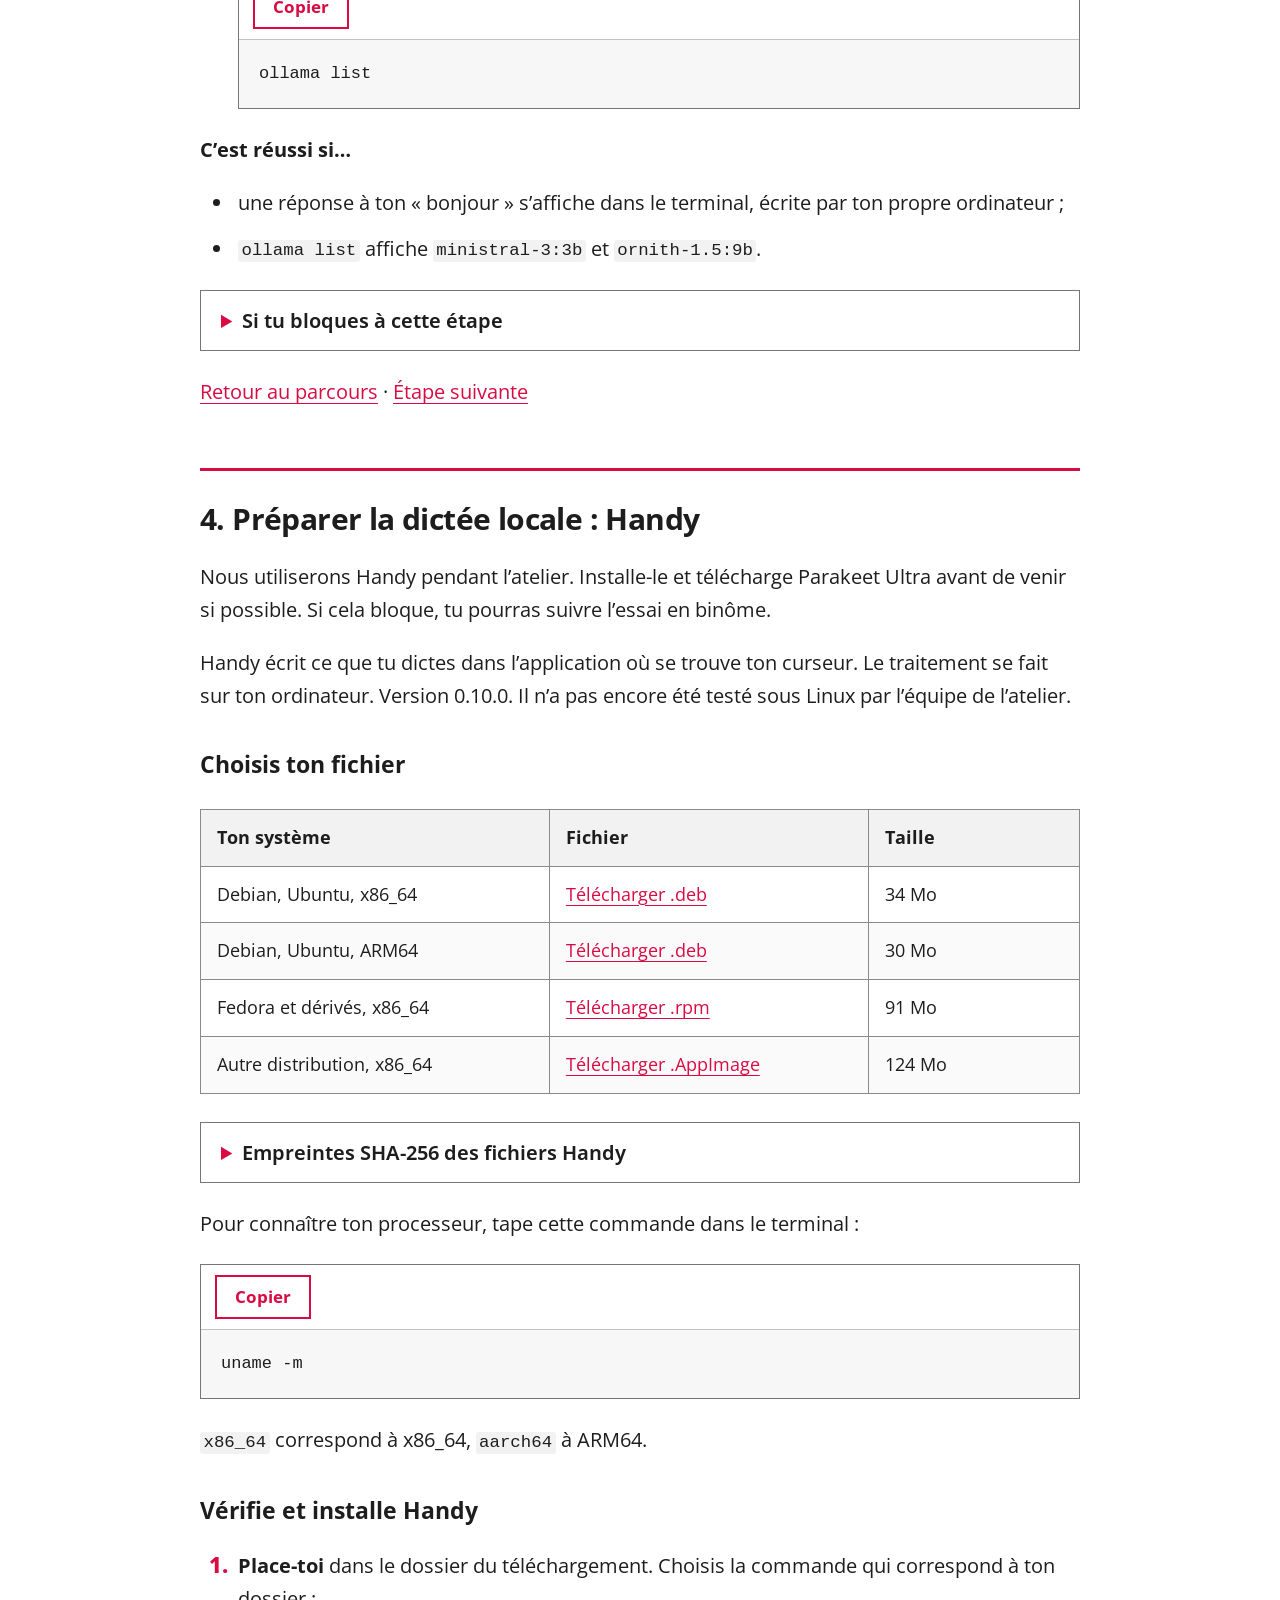
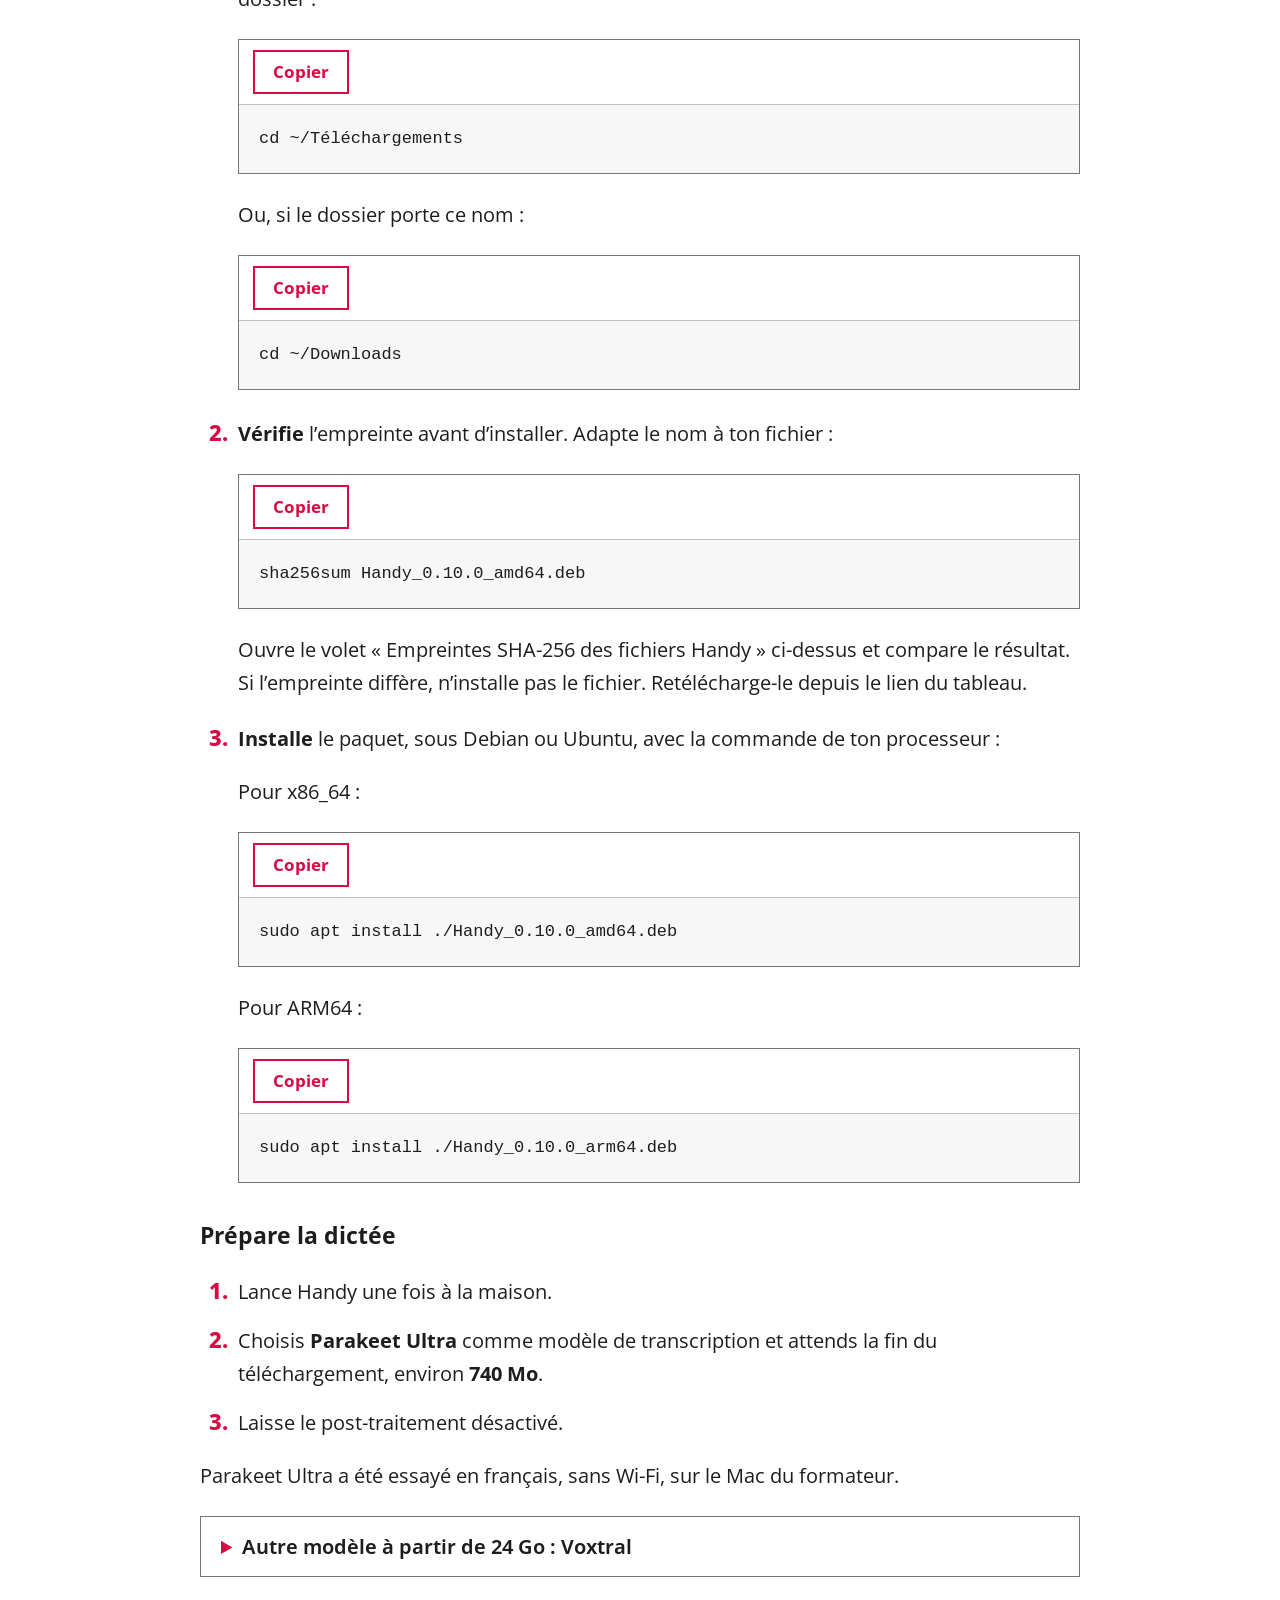
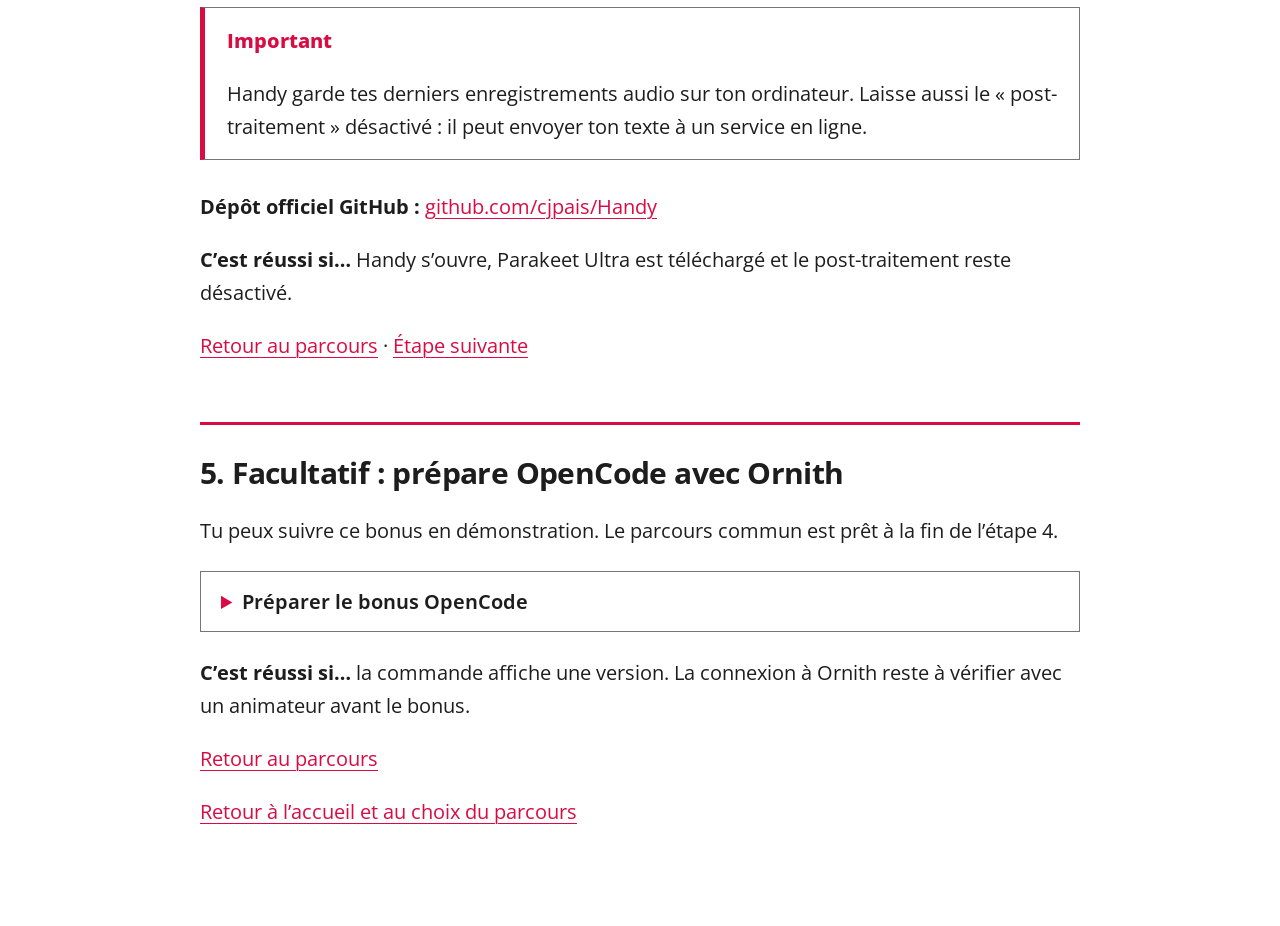
<file: docs/linux/de-24-a-36-go/index.html>
<!doctype html>
<html lang="fr">
<head>
<meta charset="utf-8">
<meta name="viewport" content="width=device-width, initial-scale=1">
<meta name="color-scheme" content="light">
<meta name="referrer" content="no-referrer">
<meta http-equiv="Content-Security-Policy" content="default-src 'none'; img-src 'self'; font-src 'self'; style-src 'self'; script-src 'self'; connect-src 'none'; base-uri 'none'; form-action 'none'">
<title>Linux, de 24 à 36 Go de mémoire vive | HELMo</title>
<link rel="icon" href="../../assets/logo-helmo.png" type="image/png">
<link rel="stylesheet" href="../../assets/site.css">
<script src="../../assets/site.js" defer></script>
</head>
<body>
<a class="skip-link" href="#contenu">Aller au contenu</a>
<header class="site-header"><a class="logo-zone" href="https://www.helmo.be/" aria-label="HELMo, site de la haute école"><img src="../../assets/logo-helmo.png" alt="HELMo" width="120" height="120"></a><nav aria-label="Pages de l’atelier"><a class="main-link" href="../../jour-j/">Page de l’atelier</a><a href="../../">Installation</a></nav></header>
<nav class="page-toc" aria-label="Étapes de cette page"><details><summary>Sommaire de la page</summary><ol><li><a href="#ollama">1. Installe Ollama</a></li><li><a href="#modeles">2. Télécharge les modèles</a></li><li><a href="#premiere-reponse">3. Vérifie une première réponse</a></li><li><a href="#handy">4. Préparer la dictée locale : Handy</a></li><li><a href="#opencode">5. Facultatif : prépare OpenCode avec Ornith</a></li></ol></details></nav>
<main><article id="contenu" tabindex="-1"><h1 id="linux-de-24-à-36-go-de-mémoire-vive">Linux, de 24 à 36 Go de mémoire vive</h1>
<p><strong>L’IA locale sur ton ordinateur</strong> · HELMo · Vendredi 20 novembre 2026</p>
<p>Avec Mariano Sanfilippo et Vincent Daron.</p>
<p>Tu es au bon endroit si ton ordinateur tourne sous Linux et qu’il a au moins 24 Go de mémoire vive, mais moins de 36 Go. Sinon, reviens à <a href="../../">l’accueil</a> pour choisir ton dossier.</p>
<p>Prépare Ollama et les modèles, vérifie une première réponse, puis installe Handy pour la dictée locale. Si ça bloque, viens quand même. Nous regarderons le problème avec toi et tu pourras travailler en binôme.</p>
<aside class="admonition" aria-label="Note"><p class="admonition-title">Note</p>
<p>Ce parcours a été préparé sur Mac et n’a pas encore été essayé sous Linux. Si un écran ou un message diffère de ce qui est décrit ici, note-le et viens quand même : tu nous aideras à l’améliorer.</p>
</aside>
<p>Ton PC a une carte graphique ? Elle calcule bien plus vite que le processeur, si le modèle tient dans sa mémoire dédiée. Vérifie combien elle en a avant de choisir ton dossier : <a href="../../#et-si-ton-pc-a-une-carte-graphique-windows-et-linux">comment faire</a>.</p>
<p><a id="parcours"></a></p>
<p><strong>Ton parcours</strong></p>
<p><a href="#ollama">1. Ollama</a> · <a href="#modeles">2. Modèles</a> · <a href="#premiere-reponse">3. Première réponse</a> · <a href="#handy">4. Handy</a> · <a href="#opencode">5. OpenCode, facultatif</a></p>
<p><a id="ollama"></a></p>
<h2 id="1-installe-ollama">1. Installe Ollama</h2>
<p>Ollama est le <strong>moteur</strong> : le logiciel qui fait tourner l’IA sur ton ordinateur. Ce qu’il fait tourner s’appelle un <strong>modèle</strong> : le fichier qui contient ce que l’IA a appris. Avec les modèles de ce dossier, tes questions et ses réponses sont calculées et gardées sur ton ordinateur : Internet sert au téléchargement. Sous Linux, tout se fait dans un <strong>terminal</strong> : une fenêtre où l’on tape des commandes.</p>
<p>L’installation passe par un script : un petit programme, publié sur le site officiel d’Ollama, qui télécharge le logiciel puis l’installe. Sans autre réglage, il installe la version que l’éditeur publie au moment où tu le lances.</p>
<h3 id="installe-le-moteur">Installe le moteur</h3>
<ol>
<li>
<p><strong>Ouvre</strong> un terminal.</p>
</li>
<li>
<p><strong>Lis le script si tu veux savoir ce qu’il fait</strong> avant de le lancer. Cette ligne l’affiche sans rien exécuter ; la touche <code>q</code> referme la lecture :</p>
<div class="code-block"><div class="code-tools"><button type="button" class="copy-button" aria-label="Copier le bloc 1" aria-describedby="code-1-status" data-copy="code-1">Copier</button><span id="code-1-status" role="status" aria-live="polite"></span></div><pre tabindex="0" aria-label="Bloc à copier 1"><code id="code-1">curl -fsSL https://ollama.com/install.sh | less
</code></pre></div>
</li>
<li>
<p><strong>Lance</strong> le script d’installation :</p>
<div class="code-block"><div class="code-tools"><button type="button" class="copy-button" aria-label="Copier le bloc 2" aria-describedby="code-2-status" data-copy="code-2">Copier</button><span id="code-2-status" role="status" aria-live="polite"></span></div><pre tabindex="0" aria-label="Bloc à copier 2"><code id="code-2">curl -fsSL https://ollama.com/install.sh | OLLAMA_VERSION=0.40.14 sh
</code></pre></div>
</li>
<li>
<p><strong>Laisse le script aller au bout.</strong></p>
</li>
</ol>
<p>La mention <code>OLLAMA_VERSION=0.40.14</code> demande au script la version de l’atelier. Ce réglage reste à vérifier : il est lu dans le code du script, mais nous ne l’avons pas encore essayé. Le script télécharge l’archive qui correspond à ton processeur, et selon ta carte graphique un complément :</p>
<div class="table-scroll" role="region" aria-label="Tableau à faire défiler horizontalement" tabindex="0"><table>
<thead>
<tr>
<th>Processeur</th>
<th>Archive</th>
<th>Taille</th>
</tr>
</thead>
<tbody>
<tr>
<td>x86_64</td>
<td><a href="https://github.com/ollama/ollama/releases/download/v0.40.14/ollama-linux-amd64.tar.zst">Télécharger .zst</a></td>
<td>1,53 Go</td>
</tr>
<tr>
<td>ARM64</td>
<td><a href="https://github.com/ollama/ollama/releases/download/v0.40.14/ollama-linux-arm64.tar.zst">Télécharger .zst</a></td>
<td>1,58 Go</td>
</tr>
</tbody>
</table></div>
<details>
<summary>Empreintes SHA-256 des archives Ollama</summary>
<p><strong>ollama-linux-amd64.tar.zst</strong></p>
<div class="code-block"><div class="code-tools"><button type="button" class="copy-button" aria-label="Copier le bloc 3" aria-describedby="code-3-status" data-copy="code-3">Copier</button><span id="code-3-status" role="status" aria-live="polite"></span></div><pre tabindex="0" aria-label="Bloc à copier 3"><code id="code-3">993e83d08c3d13d17c55009a3e2664c8a25445e644aec3a68bef5abb6abce67d
</code></pre></div>
<p><strong>ollama-linux-arm64.tar.zst</strong></p>
<div class="code-block"><div class="code-tools"><button type="button" class="copy-button" aria-label="Copier le bloc 4" aria-describedby="code-4-status" data-copy="code-4">Copier</button><span id="code-4-status" role="status" aria-live="polite"></span></div><pre tabindex="0" aria-label="Bloc à copier 4"><code id="code-4">39bb333b7b4c0bafcdd7fad35eab1ae9aaf4518ea0f2c731de4376e3a29c94d0
</code></pre></div>
</details>
<!-- À VÉRIFIER : procédure Linux jamais essayée. La variable OLLAMA_VERSION est lue dans le code du script v0.40.14, pas observée à l'exécution. -->
<details>
<summary>Pourquoi garder la version 0.40.14 ?</summary>
<p>L’atelier a été préparé avec cette version. Une version plus récente existe : elle n’a pas été essayée pour l’atelier.</p>
</details>
<p><strong>Dépôt officiel GitHub :</strong> <a href="https://github.com/ollama/ollama">github.com/ollama/ollama</a></p>
<p><strong>C’est réussi si…</strong> le script se termine sans erreur. Tu vérifieras une réponse à l’étape 3.</p>
<p><a href="#parcours">Retour au parcours</a> · <a href="#modeles">Étape suivante</a></p>
<p><a id="modeles"></a></p>
<h2 id="2-télécharge-les-modèles">2. Télécharge les modèles</h2>
<p>Le modèle contient des réglages appris, rangés dans un fichier. Voici les modèles de ton parcours :</p>
<div class="table-scroll" role="region" aria-label="Tableau à faire défiler horizontalement" tabindex="0"><table>
<thead>
<tr>
<th>Modèle</th>
<th>À quoi il sert</th>
<th>Taille</th>
</tr>
</thead>
<tbody>
<tr>
<td><code>ministral-3:3b</code></td>
<td>Ministral 3, le modèle de l’atelier, pour discuter</td>
<td>2,95 Go</td>
</tr>
<tr>
<td><code>ornith-1.5:9b</code></td>
<td>Ornith 1.5 9B, pour comparer les réponses et pour le bonus code</td>
<td>6,55 Go</td>
</tr>
</tbody>
</table></div>
<h3 id="télécharge-les-modèles-un-par-un">Télécharge les modèles un par un</h3>
<p>Lance ces commandes une par une, dans le terminal. Pour chacune : copie-la, colle-la, appuie sur Entrée, puis attends le mot <code>success</code> avant de lancer la suivante. Pendant le téléchargement, une barre de progression avance.</p>
<ol>
<li>
<p><strong>Ministral 3</strong> :</p>
<div class="code-block"><div class="code-tools"><button type="button" class="copy-button" aria-label="Copier le bloc 5" aria-describedby="code-5-status" data-copy="code-5">Copier</button><span id="code-5-status" role="status" aria-live="polite"></span></div><pre tabindex="0" aria-label="Bloc à copier 5"><code id="code-5">ollama pull ministral-3:3b
</code></pre></div>
</li>
<li>
<p><strong>Ornith 1.5 9B</strong> :</p>
<div class="code-block"><div class="code-tools"><button type="button" class="copy-button" aria-label="Copier le bloc 6" aria-describedby="code-6-status" data-copy="code-6">Copier</button><span id="code-6-status" role="status" aria-live="polite"></span></div><pre tabindex="0" aria-label="Bloc à copier 6"><code id="code-6">ollama pull ornith-1.5:9b
</code></pre></div>
</li>
</ol>
<p><strong>Espace disque pour les modèles : 9,50 Go</strong>, en plus de l’installeur et d’Ollama lui-même. Garde de la marge : ton ordinateur a besoin de place libre pour bien fonctionner.</p>
<details>
<summary>Si le téléchargement s’interrompt</summary>
<p>Ollama est conçu pour reprendre : relance la même commande sans rien supprimer.</p>
</details>
<p><strong>C’est réussi si…</strong> chaque téléchargement choisi se termine par le mot <code>success</code>.</p>
<p><a href="#parcours">Retour au parcours</a> · <a href="#premiere-reponse">Étape suivante</a></p>
<p><a id="premiere-reponse"></a></p>
<h2 id="3-vérifie-une-première-réponse">3. Vérifie une première réponse</h2>
<h3 id="envoie-un-message">Envoie un message</h3>
<ol>
<li>
<p><strong>Tape</strong> cette ligne dans le terminal, puis appuie sur Entrée :</p>
<div class="code-block"><div class="code-tools"><button type="button" class="copy-button" aria-label="Copier le bloc 7" aria-describedby="code-7-status" data-copy="code-7">Copier</button><span id="code-7-status" role="status" aria-live="polite"></span></div><pre tabindex="0" aria-label="Bloc à copier 7"><code id="code-7">ollama run ministral-3:3b &quot;bonjour&quot;
</code></pre></div>
</li>
<li>
<p><strong>Vérifie</strong> les modèles téléchargés. Tape cette commande, puis appuie sur Entrée :</p>
<div class="code-block"><div class="code-tools"><button type="button" class="copy-button" aria-label="Copier le bloc 8" aria-describedby="code-8-status" data-copy="code-8">Copier</button><span id="code-8-status" role="status" aria-live="polite"></span></div><pre tabindex="0" aria-label="Bloc à copier 8"><code id="code-8">ollama list
</code></pre></div>
</li>
</ol>
<p><strong>C’est réussi si…</strong></p>
<ul>
<li>une réponse à ton « bonjour » s’affiche dans le terminal, écrite par ton propre ordinateur ;</li>
<li><code>ollama list</code> affiche <code>ministral-3:3b</code> et <code>ornith-1.5:9b</code>.</li>
</ul>
<details>
<summary>Si tu bloques à cette étape</summary>
<p>Note le message exact qui s’affiche et apporte ton ordinateur le 20 novembre. Tu peux aussi coller ce message dans une IA en ligne pour qu’elle te l’explique. Retire d’abord ton nom, les chemins de tes dossiers personnels et toute adresse ou clé : ce message quitte alors ton ordinateur.</p>
</details>
<p><a href="#parcours">Retour au parcours</a> · <a href="#handy">Étape suivante</a></p>
<p><a id="handy"></a></p>
<h2 id="4-préparer-la-dictée-locale--handy">4. Préparer la dictée locale : Handy</h2>
<p>Nous utiliserons Handy pendant l’atelier. Installe-le et télécharge Parakeet Ultra avant de venir si possible. Si cela bloque, tu pourras suivre l’essai en binôme.</p>
<p>Handy écrit ce que tu dictes dans l’application où se trouve ton curseur. Le traitement se fait sur ton ordinateur. Version 0.10.0. Il n’a pas encore été testé sous Linux par l’équipe de l’atelier.</p>
<h3 id="choisis-ton-fichier">Choisis ton fichier</h3>
<div class="table-scroll" role="region" aria-label="Tableau à faire défiler horizontalement" tabindex="0"><table>
<thead>
<tr>
<th>Ton système</th>
<th>Fichier</th>
<th>Taille</th>
</tr>
</thead>
<tbody>
<tr>
<td>Debian, Ubuntu, x86_64</td>
<td><a href="https://github.com/cjpais/Handy/releases/download/v0.10.0/Handy_0.10.0_amd64.deb">Télécharger .deb</a></td>
<td>34 Mo</td>
</tr>
<tr>
<td>Debian, Ubuntu, ARM64</td>
<td><a href="https://github.com/cjpais/Handy/releases/download/v0.10.0/Handy_0.10.0_arm64.deb">Télécharger .deb</a></td>
<td>30 Mo</td>
</tr>
<tr>
<td>Fedora et dérivés, x86_64</td>
<td><a href="https://github.com/cjpais/Handy/releases/download/v0.10.0/Handy-0.10.0-1.x86_64.rpm">Télécharger .rpm</a></td>
<td>91 Mo</td>
</tr>
<tr>
<td>Autre distribution, x86_64</td>
<td><a href="https://github.com/cjpais/Handy/releases/download/v0.10.0/Handy_0.10.0_amd64.AppImage">Télécharger .AppImage</a></td>
<td>124 Mo</td>
</tr>
</tbody>
</table></div>
<details>
<summary>Empreintes SHA-256 des fichiers Handy</summary>
<p><strong>Handy_0.10.0_amd64.deb</strong></p>
<div class="code-block"><div class="code-tools"><button type="button" class="copy-button" aria-label="Copier le bloc 9" aria-describedby="code-9-status" data-copy="code-9">Copier</button><span id="code-9-status" role="status" aria-live="polite"></span></div><pre tabindex="0" aria-label="Bloc à copier 9"><code id="code-9">cd91f0eb445a1b20a0ed7391a77cb1174d1e5c83d1696491e1228d13e2364684
</code></pre></div>
<p><strong>Handy_0.10.0_arm64.deb</strong></p>
<div class="code-block"><div class="code-tools"><button type="button" class="copy-button" aria-label="Copier le bloc 10" aria-describedby="code-10-status" data-copy="code-10">Copier</button><span id="code-10-status" role="status" aria-live="polite"></span></div><pre tabindex="0" aria-label="Bloc à copier 10"><code id="code-10">6fd7c4147fc26302e062df53f0721ed9c8be03850083c7dc36d591e554a868b8
</code></pre></div>
<p><strong>Handy-0.10.0-1.x86_64.rpm</strong></p>
<div class="code-block"><div class="code-tools"><button type="button" class="copy-button" aria-label="Copier le bloc 11" aria-describedby="code-11-status" data-copy="code-11">Copier</button><span id="code-11-status" role="status" aria-live="polite"></span></div><pre tabindex="0" aria-label="Bloc à copier 11"><code id="code-11">2c77658d4939fbaeb82e168830d549b758d954e23e387a50017112dbc2735992
</code></pre></div>
<p><strong>Handy_0.10.0_amd64.AppImage</strong></p>
<div class="code-block"><div class="code-tools"><button type="button" class="copy-button" aria-label="Copier le bloc 12" aria-describedby="code-12-status" data-copy="code-12">Copier</button><span id="code-12-status" role="status" aria-live="polite"></span></div><pre tabindex="0" aria-label="Bloc à copier 12"><code id="code-12">20661c16b0b9e1b7dc5020be463f2b17f654bfeaf0ba1d7032bc4b77b268ec6c
</code></pre></div>
</details>
<p>Pour connaître ton processeur, tape cette commande dans le terminal :</p>
<div class="code-block"><div class="code-tools"><button type="button" class="copy-button" aria-label="Copier le bloc 13" aria-describedby="code-13-status" data-copy="code-13">Copier</button><span id="code-13-status" role="status" aria-live="polite"></span></div><pre tabindex="0" aria-label="Bloc à copier 13"><code id="code-13">uname -m
</code></pre></div>
<p><code>x86_64</code> correspond à x86_64, <code>aarch64</code> à ARM64.</p>
<h3 id="vérifie-et-installe-handy">Vérifie et installe Handy</h3>
<ol>
<li>
<p><strong>Place-toi</strong> dans le dossier du téléchargement. Choisis la commande qui correspond à ton dossier :</p>
<div class="code-block"><div class="code-tools"><button type="button" class="copy-button" aria-label="Copier le bloc 14" aria-describedby="code-14-status" data-copy="code-14">Copier</button><span id="code-14-status" role="status" aria-live="polite"></span></div><pre tabindex="0" aria-label="Bloc à copier 14"><code id="code-14">cd ~/Téléchargements
</code></pre></div>
<p>Ou, si le dossier porte ce nom :</p>
<div class="code-block"><div class="code-tools"><button type="button" class="copy-button" aria-label="Copier le bloc 15" aria-describedby="code-15-status" data-copy="code-15">Copier</button><span id="code-15-status" role="status" aria-live="polite"></span></div><pre tabindex="0" aria-label="Bloc à copier 15"><code id="code-15">cd ~/Downloads
</code></pre></div>
</li>
<li>
<p><strong>Vérifie</strong> l’empreinte avant d’installer. Adapte le nom à ton fichier :</p>
<div class="code-block"><div class="code-tools"><button type="button" class="copy-button" aria-label="Copier le bloc 16" aria-describedby="code-16-status" data-copy="code-16">Copier</button><span id="code-16-status" role="status" aria-live="polite"></span></div><pre tabindex="0" aria-label="Bloc à copier 16"><code id="code-16">sha256sum Handy_0.10.0_amd64.deb
</code></pre></div>
<p>Ouvre le volet « Empreintes SHA-256 des fichiers Handy » ci-dessus et compare le résultat. Si l’empreinte diffère, n’installe pas le fichier. Retélécharge-le depuis le lien du tableau.</p>
</li>
<li>
<p><strong>Installe</strong> le paquet, sous Debian ou Ubuntu, avec la commande de ton processeur :</p>
<p>Pour x86_64 :</p>
<div class="code-block"><div class="code-tools"><button type="button" class="copy-button" aria-label="Copier le bloc 17" aria-describedby="code-17-status" data-copy="code-17">Copier</button><span id="code-17-status" role="status" aria-live="polite"></span></div><pre tabindex="0" aria-label="Bloc à copier 17"><code id="code-17">sudo apt install ./Handy_0.10.0_amd64.deb
</code></pre></div>
<p>Pour ARM64 :</p>
<div class="code-block"><div class="code-tools"><button type="button" class="copy-button" aria-label="Copier le bloc 18" aria-describedby="code-18-status" data-copy="code-18">Copier</button><span id="code-18-status" role="status" aria-live="polite"></span></div><pre tabindex="0" aria-label="Bloc à copier 18"><code id="code-18">sudo apt install ./Handy_0.10.0_arm64.deb
</code></pre></div>
</li>
</ol>
<h3 id="prépare-la-dictée">Prépare la dictée</h3>
<ol>
<li>Lance Handy une fois à la maison.</li>
<li>Choisis <strong>Parakeet Ultra</strong> comme modèle de transcription et attends la fin du téléchargement, environ <strong>740 Mo</strong>.</li>
<li>Laisse le post-traitement désactivé.</li>
</ol>
<p>Parakeet Ultra a été essayé en français, sans Wi-Fi, sur le Mac du formateur.</p>
<details>
<summary>Autre modèle à partir de 24 Go : Voxtral</summary>
<p>Voxtral donne un résultat proche, pour une taille bien plus grande. Pour l’atelier, prépare Parakeet Ultra.</p>
</details>
<aside class="admonition" aria-label="Important"><p class="admonition-title">Important</p>
<p>Handy garde tes derniers enregistrements audio sur ton ordinateur. Laisse aussi le « post-traitement » désactivé : il peut envoyer ton texte à un service en ligne.</p>
</aside>
<p><strong>Dépôt officiel GitHub :</strong> <a href="https://github.com/cjpais/Handy">github.com/cjpais/Handy</a></p>
<p><strong>C’est réussi si…</strong> Handy s’ouvre, Parakeet Ultra est téléchargé et le post-traitement reste désactivé.</p>
<p><a href="#parcours">Retour au parcours</a> · <a href="#opencode">Étape suivante</a></p>
<p><a id="opencode"></a></p>
<h2 id="5-facultatif--prépare-opencode-avec-ornith">5. Facultatif : prépare OpenCode avec Ornith</h2>
<p>Tu peux suivre ce bonus en démonstration. Le parcours commun est prêt à la fin de l’étape 4.</p>
<details>
<summary>Préparer le bonus OpenCode</summary>
<p>OpenCode est un assistant de programmation : il écrit et modifie des fichiers à ta demande. La version 2.2.5 est celle avec laquelle le bonus a été préparé.</p>
<p>Ce bonus utilise OpenCode avec Ornith. Tu peux suivre la démonstration, puis reprendre le parcours de la page de l’atelier sur ton ordinateur. La procédure de lancement proposée reste à valider avec les versions retenues.</p>
<p>L’installation passe par un script publié sur le site officiel d’OpenCode : il télécharge le logiciel, puis l’installe. Sans autre réglage, il installe la version que l’éditeur publie au moment où tu le lances. L’option <code>--version 2.2.5</code> lui demande la version du bonus ; ce réglage reste à vérifier, nous ne l’avons pas encore essayé.</p>
<h3 id="installe-opencode">Installe OpenCode</h3>
<ol>
<li>
<p><strong>Lis le script si tu veux savoir ce qu’il fait</strong> avant de le lancer. Cette ligne l’affiche dans le terminal sans rien exécuter ; la touche <code>q</code> referme la lecture :</p>
<div class="code-block"><div class="code-tools"><button type="button" class="copy-button" aria-label="Copier le bloc 19" aria-describedby="code-19-status" data-copy="code-19">Copier</button><span id="code-19-status" role="status" aria-live="polite"></span></div><pre tabindex="0" aria-label="Bloc à copier 19"><code id="code-19">curl -fsSL https://opencode.ai/v2/install | less
</code></pre></div>
</li>
<li>
<p><strong>Lance</strong> le script d’installation :</p>
<div class="code-block"><div class="code-tools"><button type="button" class="copy-button" aria-label="Copier le bloc 20" aria-describedby="code-20-status" data-copy="code-20">Copier</button><span id="code-20-status" role="status" aria-live="polite"></span></div><pre tabindex="0" aria-label="Bloc à copier 20"><code id="code-20">curl -fsSL https://opencode.ai/v2/install | bash -s -- --version 2.2.5
</code></pre></div>
</li>
</ol>
<p><strong>Dépôt officiel GitHub :</strong> <a href="https://github.com/anomalyco/opencode">github.com/anomalyco/opencode</a></p>
<h3 id="vérifie-la-commande">Vérifie la commande</h3>
<p>Dans le terminal, tape cette commande :</p>
<div class="code-block"><div class="code-tools"><button type="button" class="copy-button" aria-label="Copier le bloc 21" aria-describedby="code-21-status" data-copy="code-21">Copier</button><span id="code-21-status" role="status" aria-live="polite"></span></div><pre tabindex="0" aria-label="Bloc à copier 21"><code id="code-21">opencode --version
</code></pre></div>
<p>Si la commande est introuvable, arrête cette procédure et demande à un animateur de vérifier ton installation.</p>
</details>
<p><strong>C’est réussi si…</strong> la commande affiche une version. La connexion à Ornith reste à vérifier avec un animateur avant le bonus.</p>
<p><a href="#parcours">Retour au parcours</a></p>
<p><a href="../../">Retour à l’accueil et au choix du parcours</a></p>
</article></main>
</body>
</html>
</file>
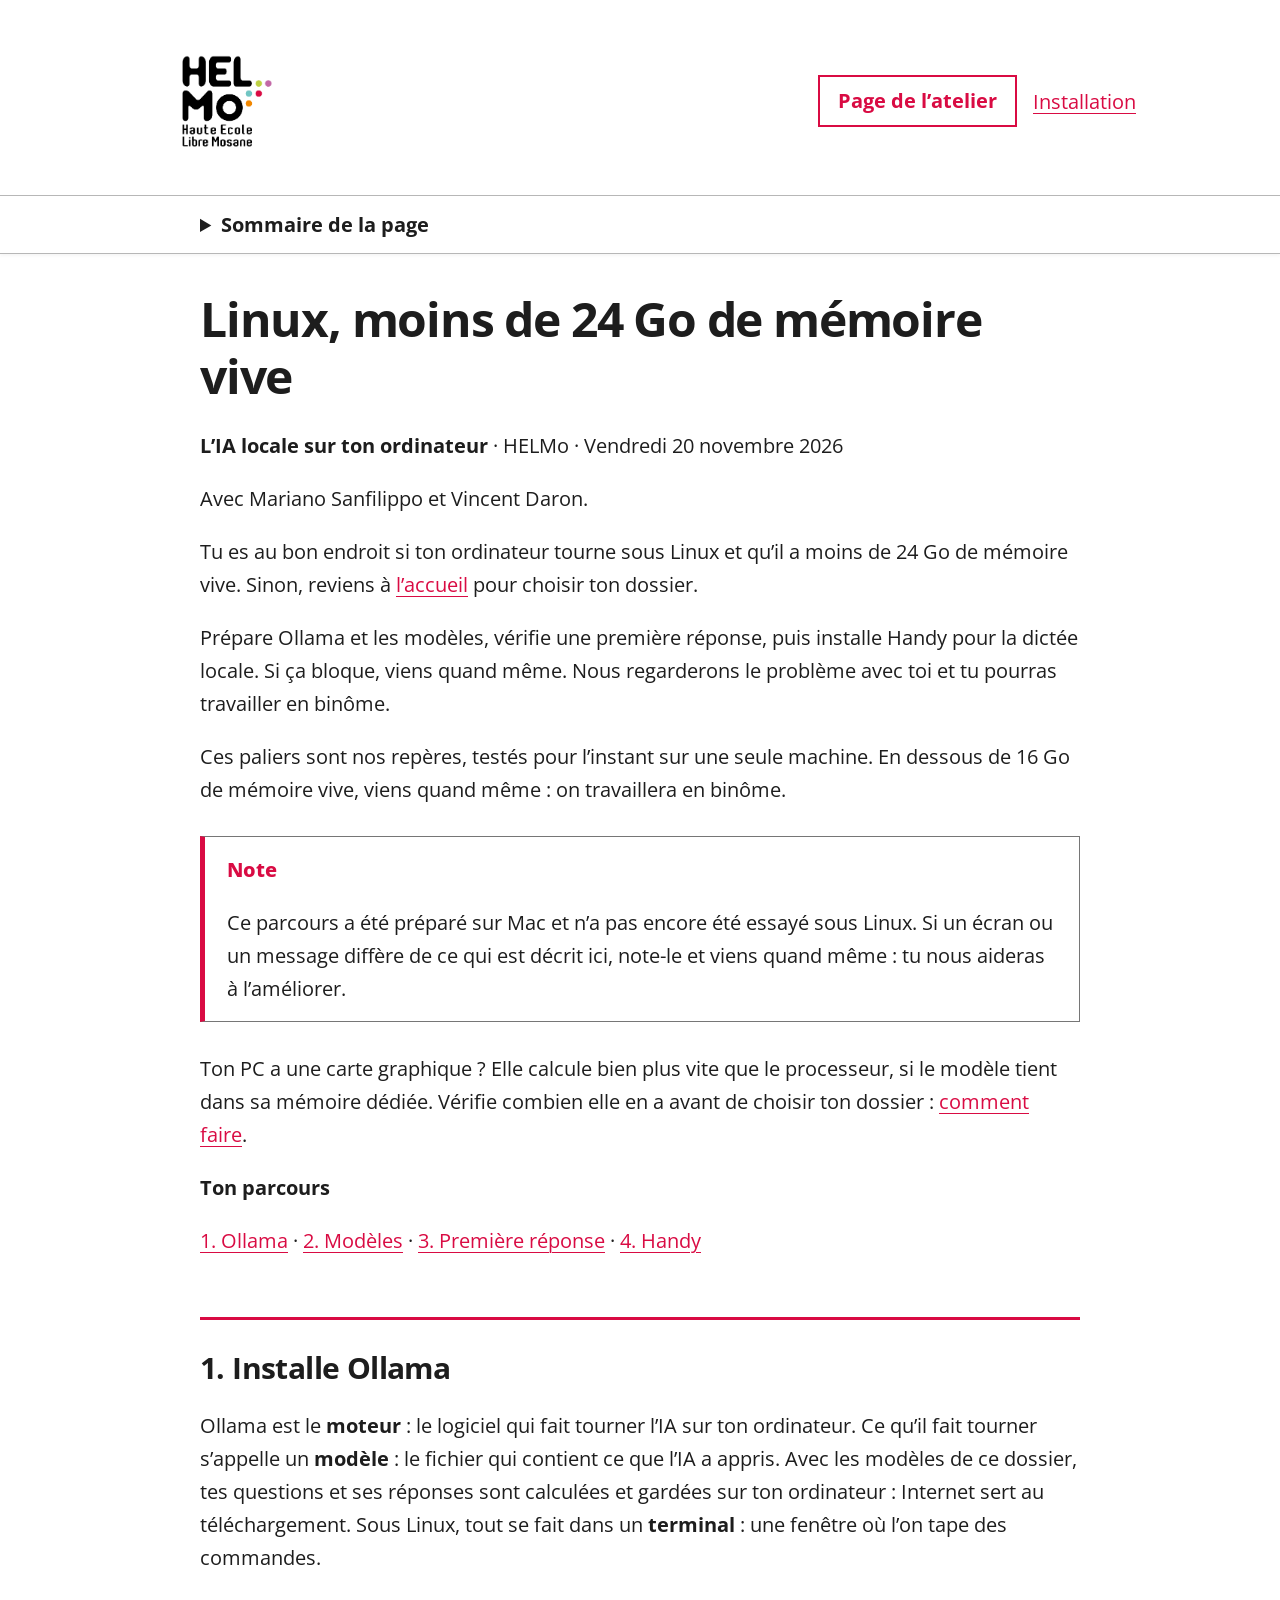
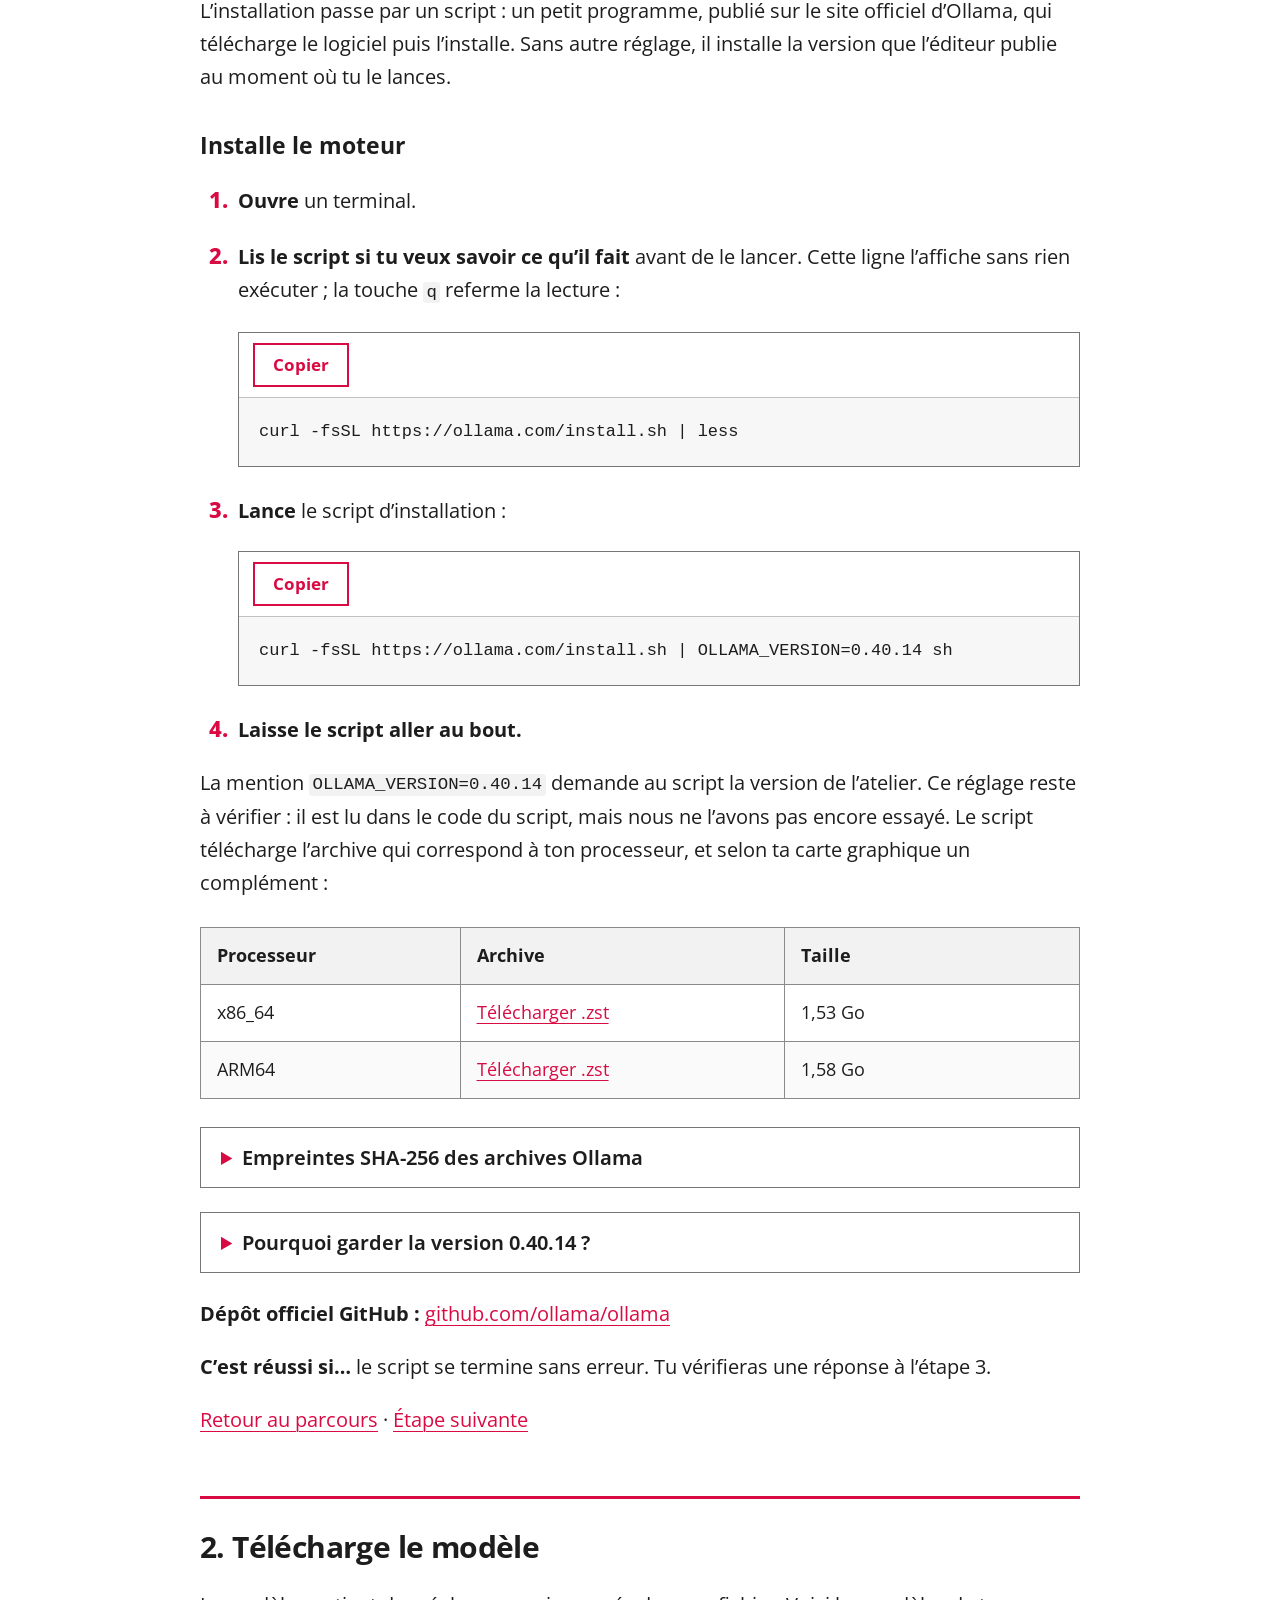
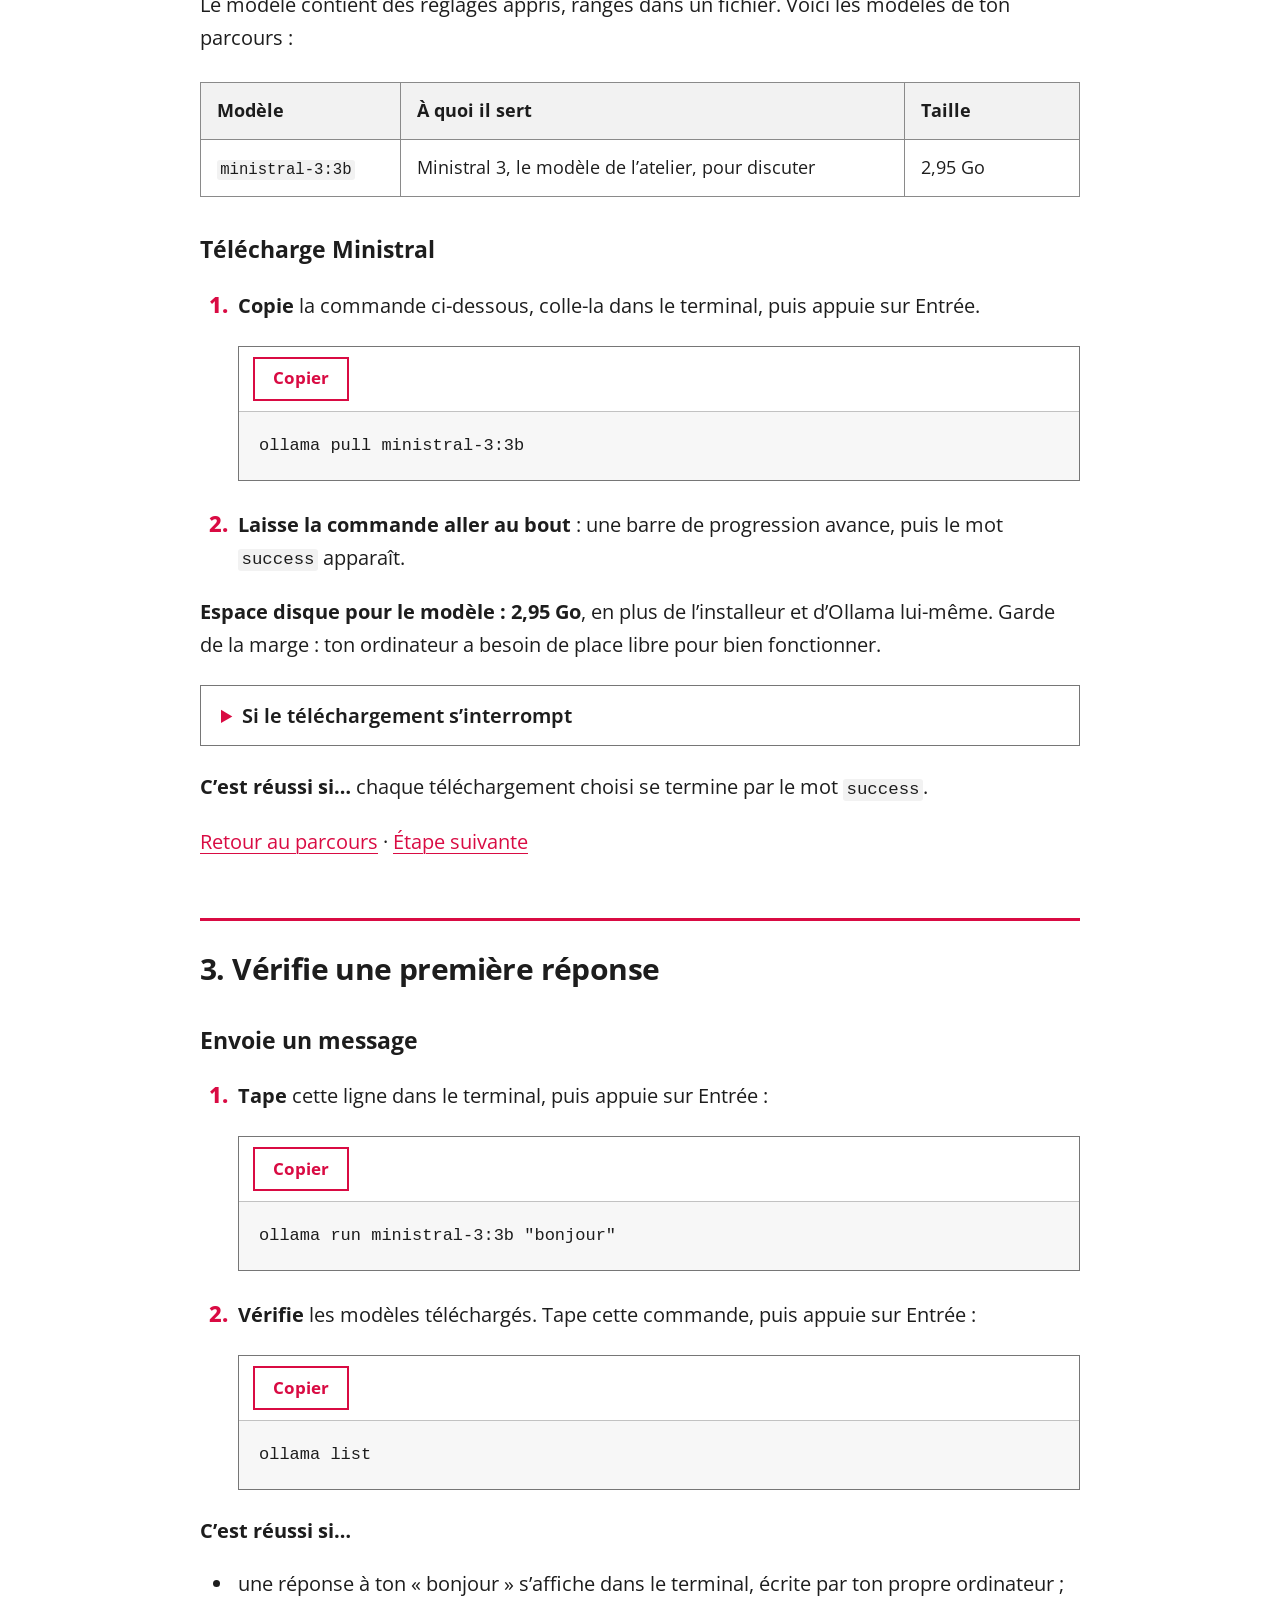
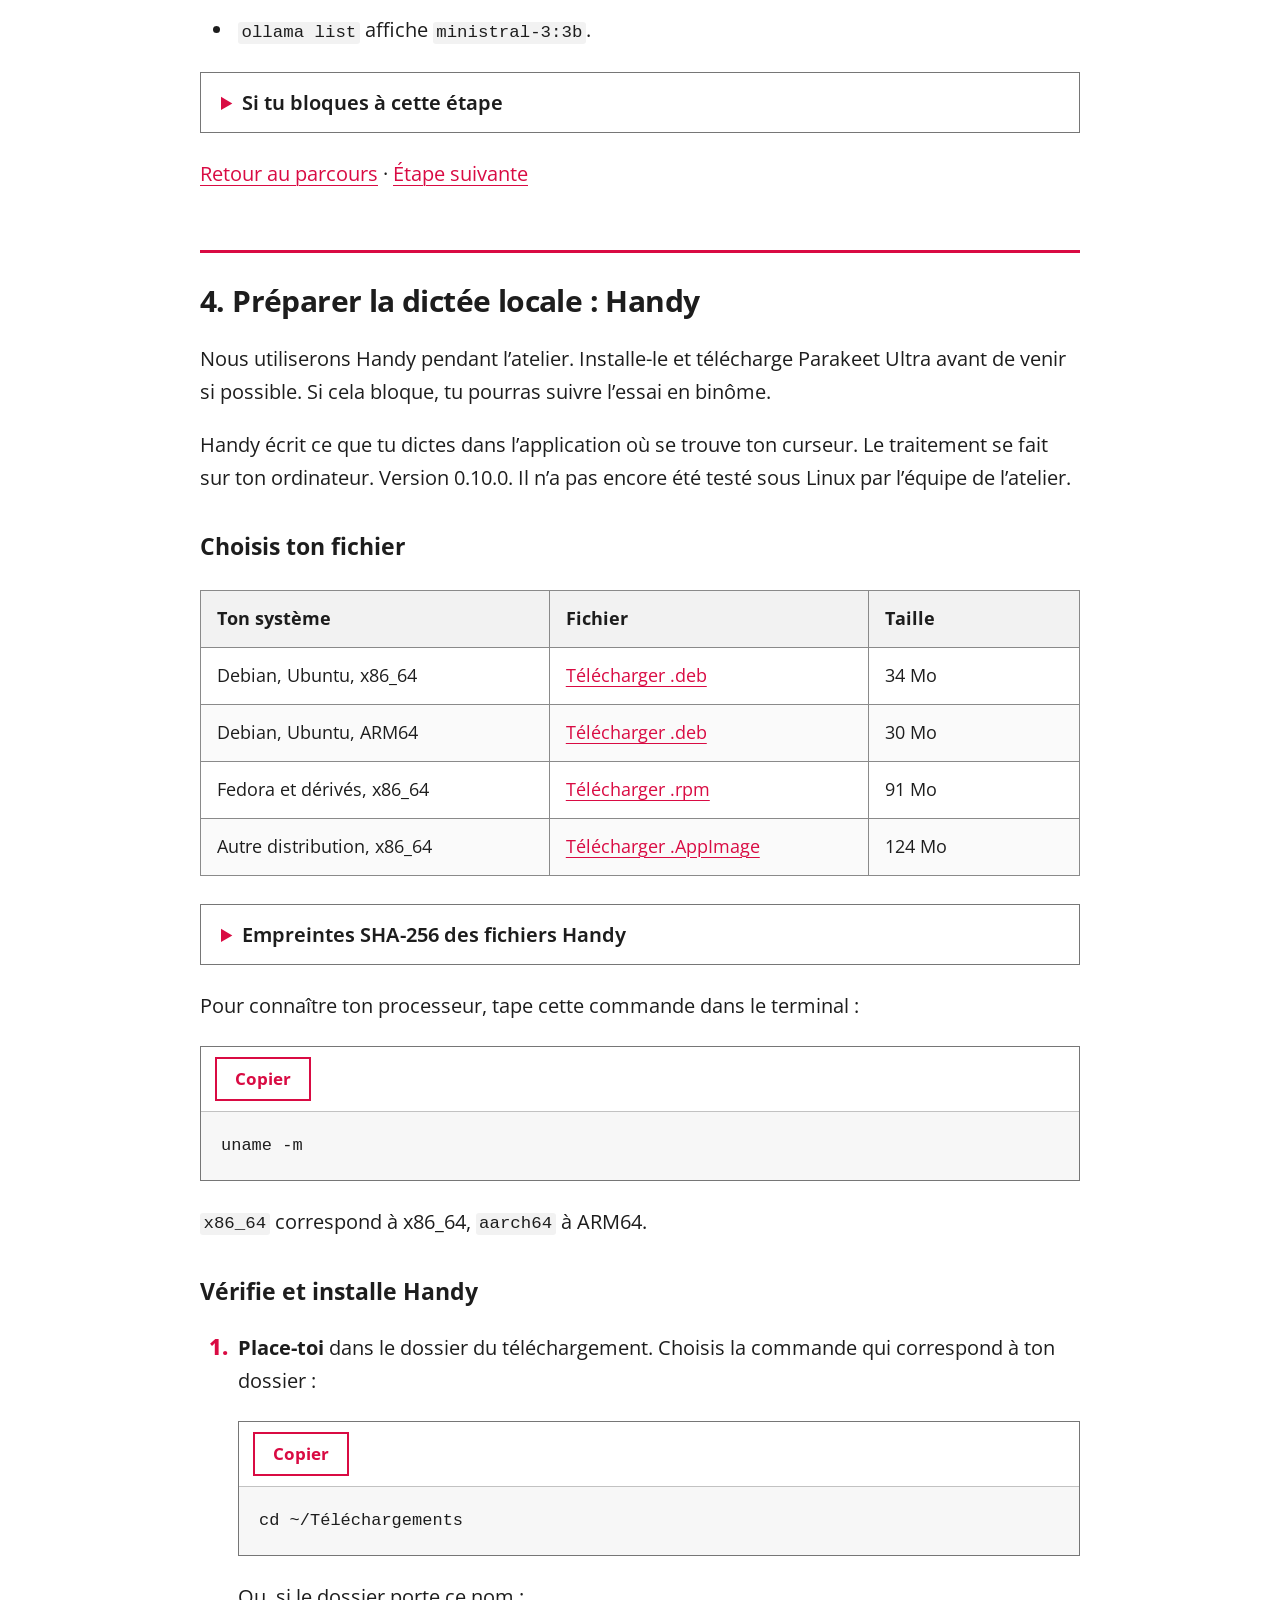
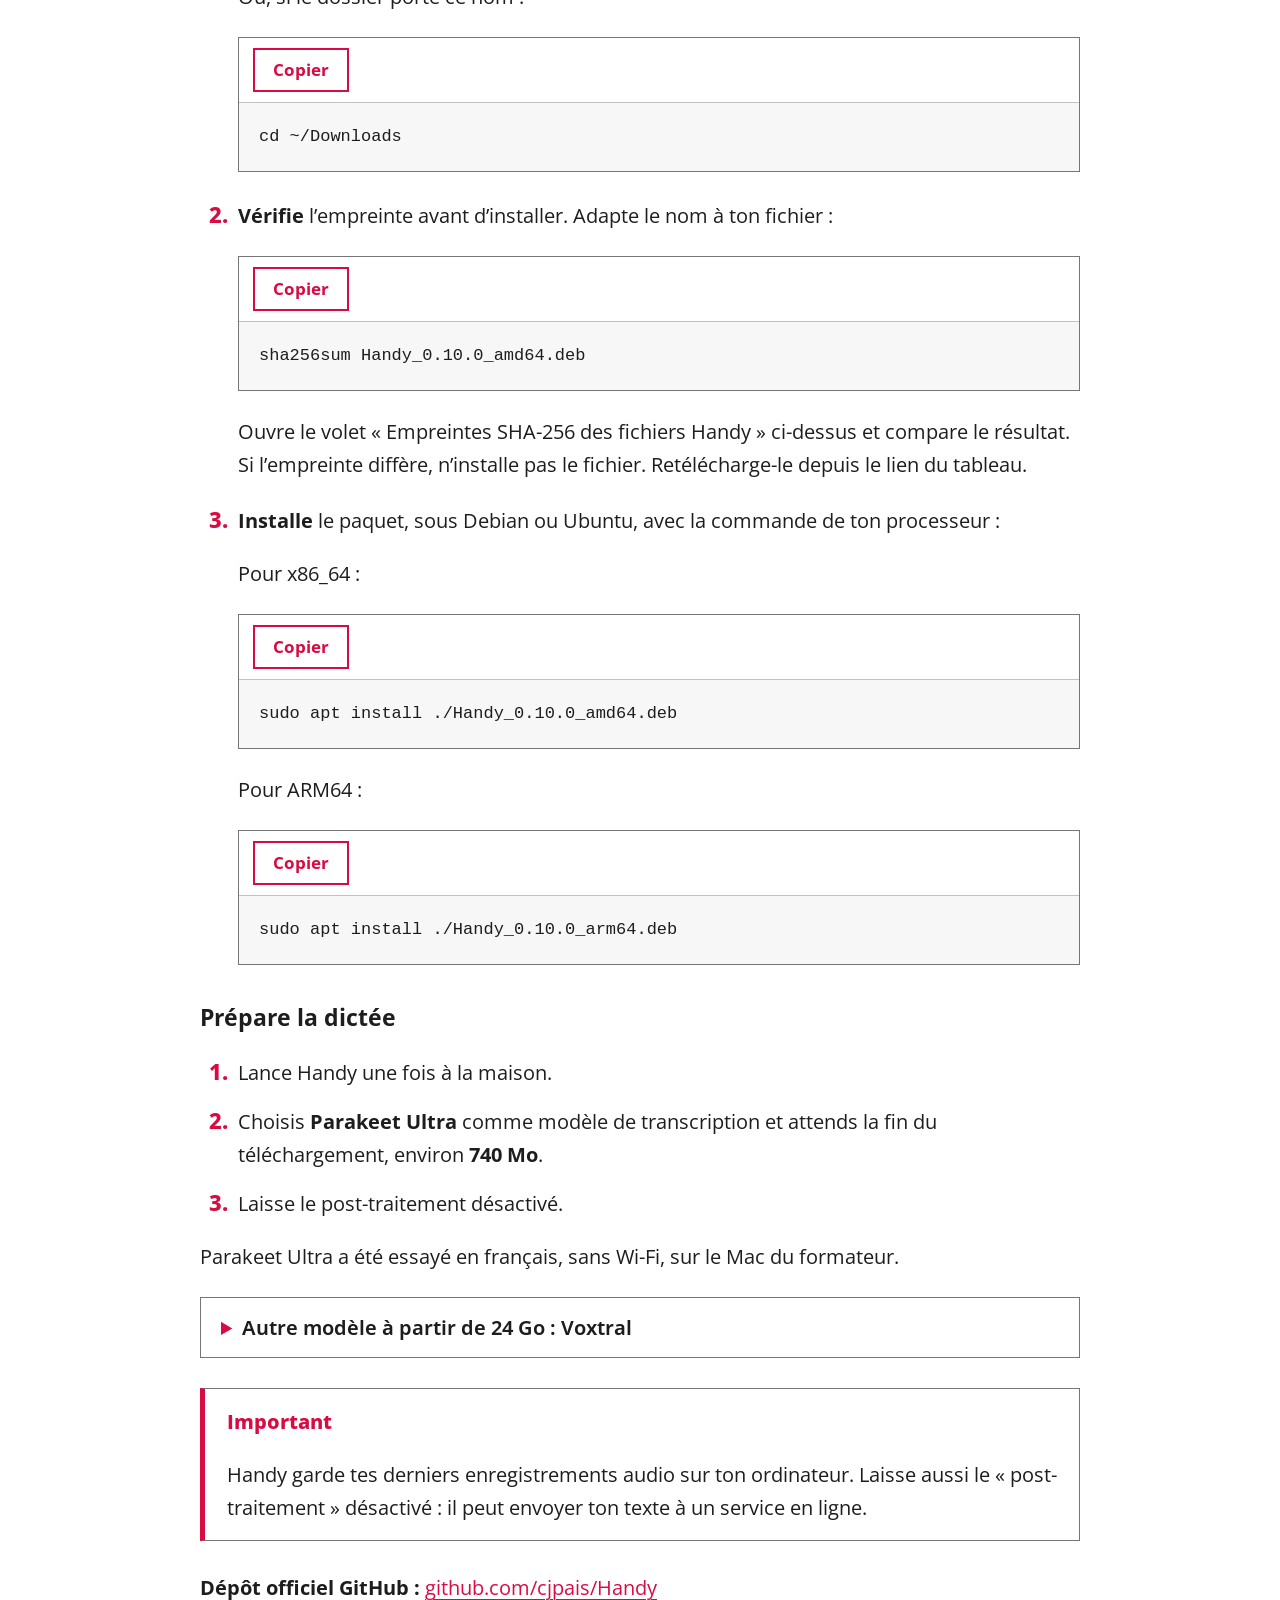
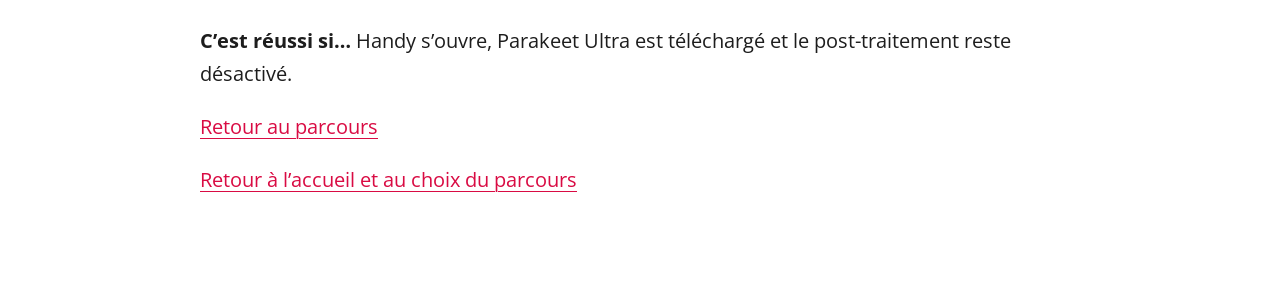
<file: docs/linux/moins-de-24-go/index.html>
<!doctype html>
<html lang="fr">
<head>
<meta charset="utf-8">
<meta name="viewport" content="width=device-width, initial-scale=1">
<meta name="color-scheme" content="light">
<meta name="referrer" content="no-referrer">
<meta http-equiv="Content-Security-Policy" content="default-src 'none'; img-src 'self'; font-src 'self'; style-src 'self'; script-src 'self'; connect-src 'none'; base-uri 'none'; form-action 'none'">
<title>Linux, moins de 24 Go de mémoire vive | HELMo</title>
<link rel="icon" href="../../assets/logo-helmo.png" type="image/png">
<link rel="stylesheet" href="../../assets/site.css">
<script src="../../assets/site.js" defer></script>
</head>
<body>
<a class="skip-link" href="#contenu">Aller au contenu</a>
<header class="site-header"><a class="logo-zone" href="https://www.helmo.be/" aria-label="HELMo, site de la haute école"><img src="../../assets/logo-helmo.png" alt="HELMo" width="120" height="120"></a><nav aria-label="Pages de l’atelier"><a class="main-link" href="../../jour-j/">Page de l’atelier</a><a href="../../">Installation</a></nav></header>
<nav class="page-toc" aria-label="Étapes de cette page"><details><summary>Sommaire de la page</summary><ol><li><a href="#ollama">1. Installe Ollama</a></li><li><a href="#modeles">2. Télécharge le modèle</a></li><li><a href="#premiere-reponse">3. Vérifie une première réponse</a></li><li><a href="#handy">4. Préparer la dictée locale : Handy</a></li></ol></details></nav>
<main><article id="contenu" tabindex="-1"><h1 id="linux-moins-de-24-go-de-mémoire-vive">Linux, moins de 24 Go de mémoire vive</h1>
<p><strong>L’IA locale sur ton ordinateur</strong> · HELMo · Vendredi 20 novembre 2026</p>
<p>Avec Mariano Sanfilippo et Vincent Daron.</p>
<p>Tu es au bon endroit si ton ordinateur tourne sous Linux et qu’il a moins de 24 Go de mémoire vive. Sinon, reviens à <a href="../../">l’accueil</a> pour choisir ton dossier.</p>
<p>Prépare Ollama et les modèles, vérifie une première réponse, puis installe Handy pour la dictée locale. Si ça bloque, viens quand même. Nous regarderons le problème avec toi et tu pourras travailler en binôme.</p>
<p>Ces paliers sont nos repères, testés pour l’instant sur une seule machine. En dessous de 16 Go de mémoire vive, viens quand même : on travaillera en binôme.</p>
<aside class="admonition" aria-label="Note"><p class="admonition-title">Note</p>
<p>Ce parcours a été préparé sur Mac et n’a pas encore été essayé sous Linux. Si un écran ou un message diffère de ce qui est décrit ici, note-le et viens quand même : tu nous aideras à l’améliorer.</p>
</aside>
<p>Ton PC a une carte graphique ? Elle calcule bien plus vite que le processeur, si le modèle tient dans sa mémoire dédiée. Vérifie combien elle en a avant de choisir ton dossier : <a href="../../#et-si-ton-pc-a-une-carte-graphique-windows-et-linux">comment faire</a>.</p>
<p><a id="parcours"></a></p>
<p><strong>Ton parcours</strong></p>
<p><a href="#ollama">1. Ollama</a> · <a href="#modeles">2. Modèles</a> · <a href="#premiere-reponse">3. Première réponse</a> · <a href="#handy">4. Handy</a></p>
<p><a id="ollama"></a></p>
<h2 id="1-installe-ollama">1. Installe Ollama</h2>
<p>Ollama est le <strong>moteur</strong> : le logiciel qui fait tourner l’IA sur ton ordinateur. Ce qu’il fait tourner s’appelle un <strong>modèle</strong> : le fichier qui contient ce que l’IA a appris. Avec les modèles de ce dossier, tes questions et ses réponses sont calculées et gardées sur ton ordinateur : Internet sert au téléchargement. Sous Linux, tout se fait dans un <strong>terminal</strong> : une fenêtre où l’on tape des commandes.</p>
<p>L’installation passe par un script : un petit programme, publié sur le site officiel d’Ollama, qui télécharge le logiciel puis l’installe. Sans autre réglage, il installe la version que l’éditeur publie au moment où tu le lances.</p>
<h3 id="installe-le-moteur">Installe le moteur</h3>
<ol>
<li>
<p><strong>Ouvre</strong> un terminal.</p>
</li>
<li>
<p><strong>Lis le script si tu veux savoir ce qu’il fait</strong> avant de le lancer. Cette ligne l’affiche sans rien exécuter ; la touche <code>q</code> referme la lecture :</p>
<div class="code-block"><div class="code-tools"><button type="button" class="copy-button" aria-label="Copier le bloc 1" aria-describedby="code-1-status" data-copy="code-1">Copier</button><span id="code-1-status" role="status" aria-live="polite"></span></div><pre tabindex="0" aria-label="Bloc à copier 1"><code id="code-1">curl -fsSL https://ollama.com/install.sh | less
</code></pre></div>
</li>
<li>
<p><strong>Lance</strong> le script d’installation :</p>
<div class="code-block"><div class="code-tools"><button type="button" class="copy-button" aria-label="Copier le bloc 2" aria-describedby="code-2-status" data-copy="code-2">Copier</button><span id="code-2-status" role="status" aria-live="polite"></span></div><pre tabindex="0" aria-label="Bloc à copier 2"><code id="code-2">curl -fsSL https://ollama.com/install.sh | OLLAMA_VERSION=0.40.14 sh
</code></pre></div>
</li>
<li>
<p><strong>Laisse le script aller au bout.</strong></p>
</li>
</ol>
<p>La mention <code>OLLAMA_VERSION=0.40.14</code> demande au script la version de l’atelier. Ce réglage reste à vérifier : il est lu dans le code du script, mais nous ne l’avons pas encore essayé. Le script télécharge l’archive qui correspond à ton processeur, et selon ta carte graphique un complément :</p>
<div class="table-scroll" role="region" aria-label="Tableau à faire défiler horizontalement" tabindex="0"><table>
<thead>
<tr>
<th>Processeur</th>
<th>Archive</th>
<th>Taille</th>
</tr>
</thead>
<tbody>
<tr>
<td>x86_64</td>
<td><a href="https://github.com/ollama/ollama/releases/download/v0.40.14/ollama-linux-amd64.tar.zst">Télécharger .zst</a></td>
<td>1,53 Go</td>
</tr>
<tr>
<td>ARM64</td>
<td><a href="https://github.com/ollama/ollama/releases/download/v0.40.14/ollama-linux-arm64.tar.zst">Télécharger .zst</a></td>
<td>1,58 Go</td>
</tr>
</tbody>
</table></div>
<details>
<summary>Empreintes SHA-256 des archives Ollama</summary>
<p><strong>ollama-linux-amd64.tar.zst</strong></p>
<div class="code-block"><div class="code-tools"><button type="button" class="copy-button" aria-label="Copier le bloc 3" aria-describedby="code-3-status" data-copy="code-3">Copier</button><span id="code-3-status" role="status" aria-live="polite"></span></div><pre tabindex="0" aria-label="Bloc à copier 3"><code id="code-3">993e83d08c3d13d17c55009a3e2664c8a25445e644aec3a68bef5abb6abce67d
</code></pre></div>
<p><strong>ollama-linux-arm64.tar.zst</strong></p>
<div class="code-block"><div class="code-tools"><button type="button" class="copy-button" aria-label="Copier le bloc 4" aria-describedby="code-4-status" data-copy="code-4">Copier</button><span id="code-4-status" role="status" aria-live="polite"></span></div><pre tabindex="0" aria-label="Bloc à copier 4"><code id="code-4">39bb333b7b4c0bafcdd7fad35eab1ae9aaf4518ea0f2c731de4376e3a29c94d0
</code></pre></div>
</details>
<!-- À VÉRIFIER : procédure Linux jamais essayée. La variable OLLAMA_VERSION est lue dans le code du script v0.40.14, pas observée à l'exécution. -->
<details>
<summary>Pourquoi garder la version 0.40.14 ?</summary>
<p>L’atelier a été préparé avec cette version. Une version plus récente existe : elle n’a pas été essayée pour l’atelier.</p>
</details>
<p><strong>Dépôt officiel GitHub :</strong> <a href="https://github.com/ollama/ollama">github.com/ollama/ollama</a></p>
<p><strong>C’est réussi si…</strong> le script se termine sans erreur. Tu vérifieras une réponse à l’étape 3.</p>
<p><a href="#parcours">Retour au parcours</a> · <a href="#modeles">Étape suivante</a></p>
<p><a id="modeles"></a></p>
<h2 id="2-télécharge-le-modèle">2. Télécharge le modèle</h2>
<p>Le modèle contient des réglages appris, rangés dans un fichier. Voici les modèles de ton parcours :</p>
<div class="table-scroll" role="region" aria-label="Tableau à faire défiler horizontalement" tabindex="0"><table>
<thead>
<tr>
<th>Modèle</th>
<th>À quoi il sert</th>
<th>Taille</th>
</tr>
</thead>
<tbody>
<tr>
<td><code>ministral-3:3b</code></td>
<td>Ministral 3, le modèle de l’atelier, pour discuter</td>
<td>2,95 Go</td>
</tr>
</tbody>
</table></div>
<h3 id="télécharge-ministral">Télécharge Ministral</h3>
<ol>
<li>
<p><strong>Copie</strong> la commande ci-dessous, colle-la dans le terminal, puis appuie sur Entrée.</p>
<div class="code-block"><div class="code-tools"><button type="button" class="copy-button" aria-label="Copier le bloc 5" aria-describedby="code-5-status" data-copy="code-5">Copier</button><span id="code-5-status" role="status" aria-live="polite"></span></div><pre tabindex="0" aria-label="Bloc à copier 5"><code id="code-5">ollama pull ministral-3:3b
</code></pre></div>
</li>
<li>
<p><strong>Laisse la commande aller au bout</strong> : une barre de progression avance, puis le mot <code>success</code> apparaît.</p>
</li>
</ol>
<p><strong>Espace disque pour le modèle : 2,95 Go</strong>, en plus de l’installeur et d’Ollama lui-même. Garde de la marge : ton ordinateur a besoin de place libre pour bien fonctionner.</p>
<details>
<summary>Si le téléchargement s’interrompt</summary>
<p>Ollama est conçu pour reprendre : relance la même commande sans rien supprimer.</p>
</details>
<p><strong>C’est réussi si…</strong> chaque téléchargement choisi se termine par le mot <code>success</code>.</p>
<p><a href="#parcours">Retour au parcours</a> · <a href="#premiere-reponse">Étape suivante</a></p>
<p><a id="premiere-reponse"></a></p>
<h2 id="3-vérifie-une-première-réponse">3. Vérifie une première réponse</h2>
<h3 id="envoie-un-message">Envoie un message</h3>
<ol>
<li>
<p><strong>Tape</strong> cette ligne dans le terminal, puis appuie sur Entrée :</p>
<div class="code-block"><div class="code-tools"><button type="button" class="copy-button" aria-label="Copier le bloc 6" aria-describedby="code-6-status" data-copy="code-6">Copier</button><span id="code-6-status" role="status" aria-live="polite"></span></div><pre tabindex="0" aria-label="Bloc à copier 6"><code id="code-6">ollama run ministral-3:3b &quot;bonjour&quot;
</code></pre></div>
</li>
<li>
<p><strong>Vérifie</strong> les modèles téléchargés. Tape cette commande, puis appuie sur Entrée :</p>
<div class="code-block"><div class="code-tools"><button type="button" class="copy-button" aria-label="Copier le bloc 7" aria-describedby="code-7-status" data-copy="code-7">Copier</button><span id="code-7-status" role="status" aria-live="polite"></span></div><pre tabindex="0" aria-label="Bloc à copier 7"><code id="code-7">ollama list
</code></pre></div>
</li>
</ol>
<p><strong>C’est réussi si…</strong></p>
<ul>
<li>une réponse à ton « bonjour » s’affiche dans le terminal, écrite par ton propre ordinateur ;</li>
<li><code>ollama list</code> affiche <code>ministral-3:3b</code>.</li>
</ul>
<details>
<summary>Si tu bloques à cette étape</summary>
<p>Note le message exact qui s’affiche et apporte ton ordinateur le 20 novembre. Tu peux aussi coller ce message dans une IA en ligne pour qu’elle te l’explique. Retire d’abord ton nom, les chemins de tes dossiers personnels et toute adresse ou clé : ce message quitte alors ton ordinateur.</p>
</details>
<p><a href="#parcours">Retour au parcours</a> · <a href="#handy">Étape suivante</a></p>
<p><a id="handy"></a></p>
<h2 id="4-préparer-la-dictée-locale--handy">4. Préparer la dictée locale : Handy</h2>
<p>Nous utiliserons Handy pendant l’atelier. Installe-le et télécharge Parakeet Ultra avant de venir si possible. Si cela bloque, tu pourras suivre l’essai en binôme.</p>
<p>Handy écrit ce que tu dictes dans l’application où se trouve ton curseur. Le traitement se fait sur ton ordinateur. Version 0.10.0. Il n’a pas encore été testé sous Linux par l’équipe de l’atelier.</p>
<h3 id="choisis-ton-fichier">Choisis ton fichier</h3>
<div class="table-scroll" role="region" aria-label="Tableau à faire défiler horizontalement" tabindex="0"><table>
<thead>
<tr>
<th>Ton système</th>
<th>Fichier</th>
<th>Taille</th>
</tr>
</thead>
<tbody>
<tr>
<td>Debian, Ubuntu, x86_64</td>
<td><a href="https://github.com/cjpais/Handy/releases/download/v0.10.0/Handy_0.10.0_amd64.deb">Télécharger .deb</a></td>
<td>34 Mo</td>
</tr>
<tr>
<td>Debian, Ubuntu, ARM64</td>
<td><a href="https://github.com/cjpais/Handy/releases/download/v0.10.0/Handy_0.10.0_arm64.deb">Télécharger .deb</a></td>
<td>30 Mo</td>
</tr>
<tr>
<td>Fedora et dérivés, x86_64</td>
<td><a href="https://github.com/cjpais/Handy/releases/download/v0.10.0/Handy-0.10.0-1.x86_64.rpm">Télécharger .rpm</a></td>
<td>91 Mo</td>
</tr>
<tr>
<td>Autre distribution, x86_64</td>
<td><a href="https://github.com/cjpais/Handy/releases/download/v0.10.0/Handy_0.10.0_amd64.AppImage">Télécharger .AppImage</a></td>
<td>124 Mo</td>
</tr>
</tbody>
</table></div>
<details>
<summary>Empreintes SHA-256 des fichiers Handy</summary>
<p><strong>Handy_0.10.0_amd64.deb</strong></p>
<div class="code-block"><div class="code-tools"><button type="button" class="copy-button" aria-label="Copier le bloc 8" aria-describedby="code-8-status" data-copy="code-8">Copier</button><span id="code-8-status" role="status" aria-live="polite"></span></div><pre tabindex="0" aria-label="Bloc à copier 8"><code id="code-8">cd91f0eb445a1b20a0ed7391a77cb1174d1e5c83d1696491e1228d13e2364684
</code></pre></div>
<p><strong>Handy_0.10.0_arm64.deb</strong></p>
<div class="code-block"><div class="code-tools"><button type="button" class="copy-button" aria-label="Copier le bloc 9" aria-describedby="code-9-status" data-copy="code-9">Copier</button><span id="code-9-status" role="status" aria-live="polite"></span></div><pre tabindex="0" aria-label="Bloc à copier 9"><code id="code-9">6fd7c4147fc26302e062df53f0721ed9c8be03850083c7dc36d591e554a868b8
</code></pre></div>
<p><strong>Handy-0.10.0-1.x86_64.rpm</strong></p>
<div class="code-block"><div class="code-tools"><button type="button" class="copy-button" aria-label="Copier le bloc 10" aria-describedby="code-10-status" data-copy="code-10">Copier</button><span id="code-10-status" role="status" aria-live="polite"></span></div><pre tabindex="0" aria-label="Bloc à copier 10"><code id="code-10">2c77658d4939fbaeb82e168830d549b758d954e23e387a50017112dbc2735992
</code></pre></div>
<p><strong>Handy_0.10.0_amd64.AppImage</strong></p>
<div class="code-block"><div class="code-tools"><button type="button" class="copy-button" aria-label="Copier le bloc 11" aria-describedby="code-11-status" data-copy="code-11">Copier</button><span id="code-11-status" role="status" aria-live="polite"></span></div><pre tabindex="0" aria-label="Bloc à copier 11"><code id="code-11">20661c16b0b9e1b7dc5020be463f2b17f654bfeaf0ba1d7032bc4b77b268ec6c
</code></pre></div>
</details>
<p>Pour connaître ton processeur, tape cette commande dans le terminal :</p>
<div class="code-block"><div class="code-tools"><button type="button" class="copy-button" aria-label="Copier le bloc 12" aria-describedby="code-12-status" data-copy="code-12">Copier</button><span id="code-12-status" role="status" aria-live="polite"></span></div><pre tabindex="0" aria-label="Bloc à copier 12"><code id="code-12">uname -m
</code></pre></div>
<p><code>x86_64</code> correspond à x86_64, <code>aarch64</code> à ARM64.</p>
<h3 id="vérifie-et-installe-handy">Vérifie et installe Handy</h3>
<ol>
<li>
<p><strong>Place-toi</strong> dans le dossier du téléchargement. Choisis la commande qui correspond à ton dossier :</p>
<div class="code-block"><div class="code-tools"><button type="button" class="copy-button" aria-label="Copier le bloc 13" aria-describedby="code-13-status" data-copy="code-13">Copier</button><span id="code-13-status" role="status" aria-live="polite"></span></div><pre tabindex="0" aria-label="Bloc à copier 13"><code id="code-13">cd ~/Téléchargements
</code></pre></div>
<p>Ou, si le dossier porte ce nom :</p>
<div class="code-block"><div class="code-tools"><button type="button" class="copy-button" aria-label="Copier le bloc 14" aria-describedby="code-14-status" data-copy="code-14">Copier</button><span id="code-14-status" role="status" aria-live="polite"></span></div><pre tabindex="0" aria-label="Bloc à copier 14"><code id="code-14">cd ~/Downloads
</code></pre></div>
</li>
<li>
<p><strong>Vérifie</strong> l’empreinte avant d’installer. Adapte le nom à ton fichier :</p>
<div class="code-block"><div class="code-tools"><button type="button" class="copy-button" aria-label="Copier le bloc 15" aria-describedby="code-15-status" data-copy="code-15">Copier</button><span id="code-15-status" role="status" aria-live="polite"></span></div><pre tabindex="0" aria-label="Bloc à copier 15"><code id="code-15">sha256sum Handy_0.10.0_amd64.deb
</code></pre></div>
<p>Ouvre le volet « Empreintes SHA-256 des fichiers Handy » ci-dessus et compare le résultat. Si l’empreinte diffère, n’installe pas le fichier. Retélécharge-le depuis le lien du tableau.</p>
</li>
<li>
<p><strong>Installe</strong> le paquet, sous Debian ou Ubuntu, avec la commande de ton processeur :</p>
<p>Pour x86_64 :</p>
<div class="code-block"><div class="code-tools"><button type="button" class="copy-button" aria-label="Copier le bloc 16" aria-describedby="code-16-status" data-copy="code-16">Copier</button><span id="code-16-status" role="status" aria-live="polite"></span></div><pre tabindex="0" aria-label="Bloc à copier 16"><code id="code-16">sudo apt install ./Handy_0.10.0_amd64.deb
</code></pre></div>
<p>Pour ARM64 :</p>
<div class="code-block"><div class="code-tools"><button type="button" class="copy-button" aria-label="Copier le bloc 17" aria-describedby="code-17-status" data-copy="code-17">Copier</button><span id="code-17-status" role="status" aria-live="polite"></span></div><pre tabindex="0" aria-label="Bloc à copier 17"><code id="code-17">sudo apt install ./Handy_0.10.0_arm64.deb
</code></pre></div>
</li>
</ol>
<h3 id="prépare-la-dictée">Prépare la dictée</h3>
<ol>
<li>Lance Handy une fois à la maison.</li>
<li>Choisis <strong>Parakeet Ultra</strong> comme modèle de transcription et attends la fin du téléchargement, environ <strong>740 Mo</strong>.</li>
<li>Laisse le post-traitement désactivé.</li>
</ol>
<p>Parakeet Ultra a été essayé en français, sans Wi-Fi, sur le Mac du formateur.</p>
<details>
<summary>Autre modèle à partir de 24 Go : Voxtral</summary>
<p>Voxtral donne un résultat proche, pour une taille bien plus grande. Pour l’atelier, prépare Parakeet Ultra.</p>
</details>
<aside class="admonition" aria-label="Important"><p class="admonition-title">Important</p>
<p>Handy garde tes derniers enregistrements audio sur ton ordinateur. Laisse aussi le « post-traitement » désactivé : il peut envoyer ton texte à un service en ligne.</p>
</aside>
<p><strong>Dépôt officiel GitHub :</strong> <a href="https://github.com/cjpais/Handy">github.com/cjpais/Handy</a></p>
<p><strong>C’est réussi si…</strong> Handy s’ouvre, Parakeet Ultra est téléchargé et le post-traitement reste désactivé.</p>
<p><a href="#parcours">Retour au parcours</a></p>
<p><a href="../../">Retour à l’accueil et au choix du parcours</a></p>
</article></main>
</body>
</html>
</file>
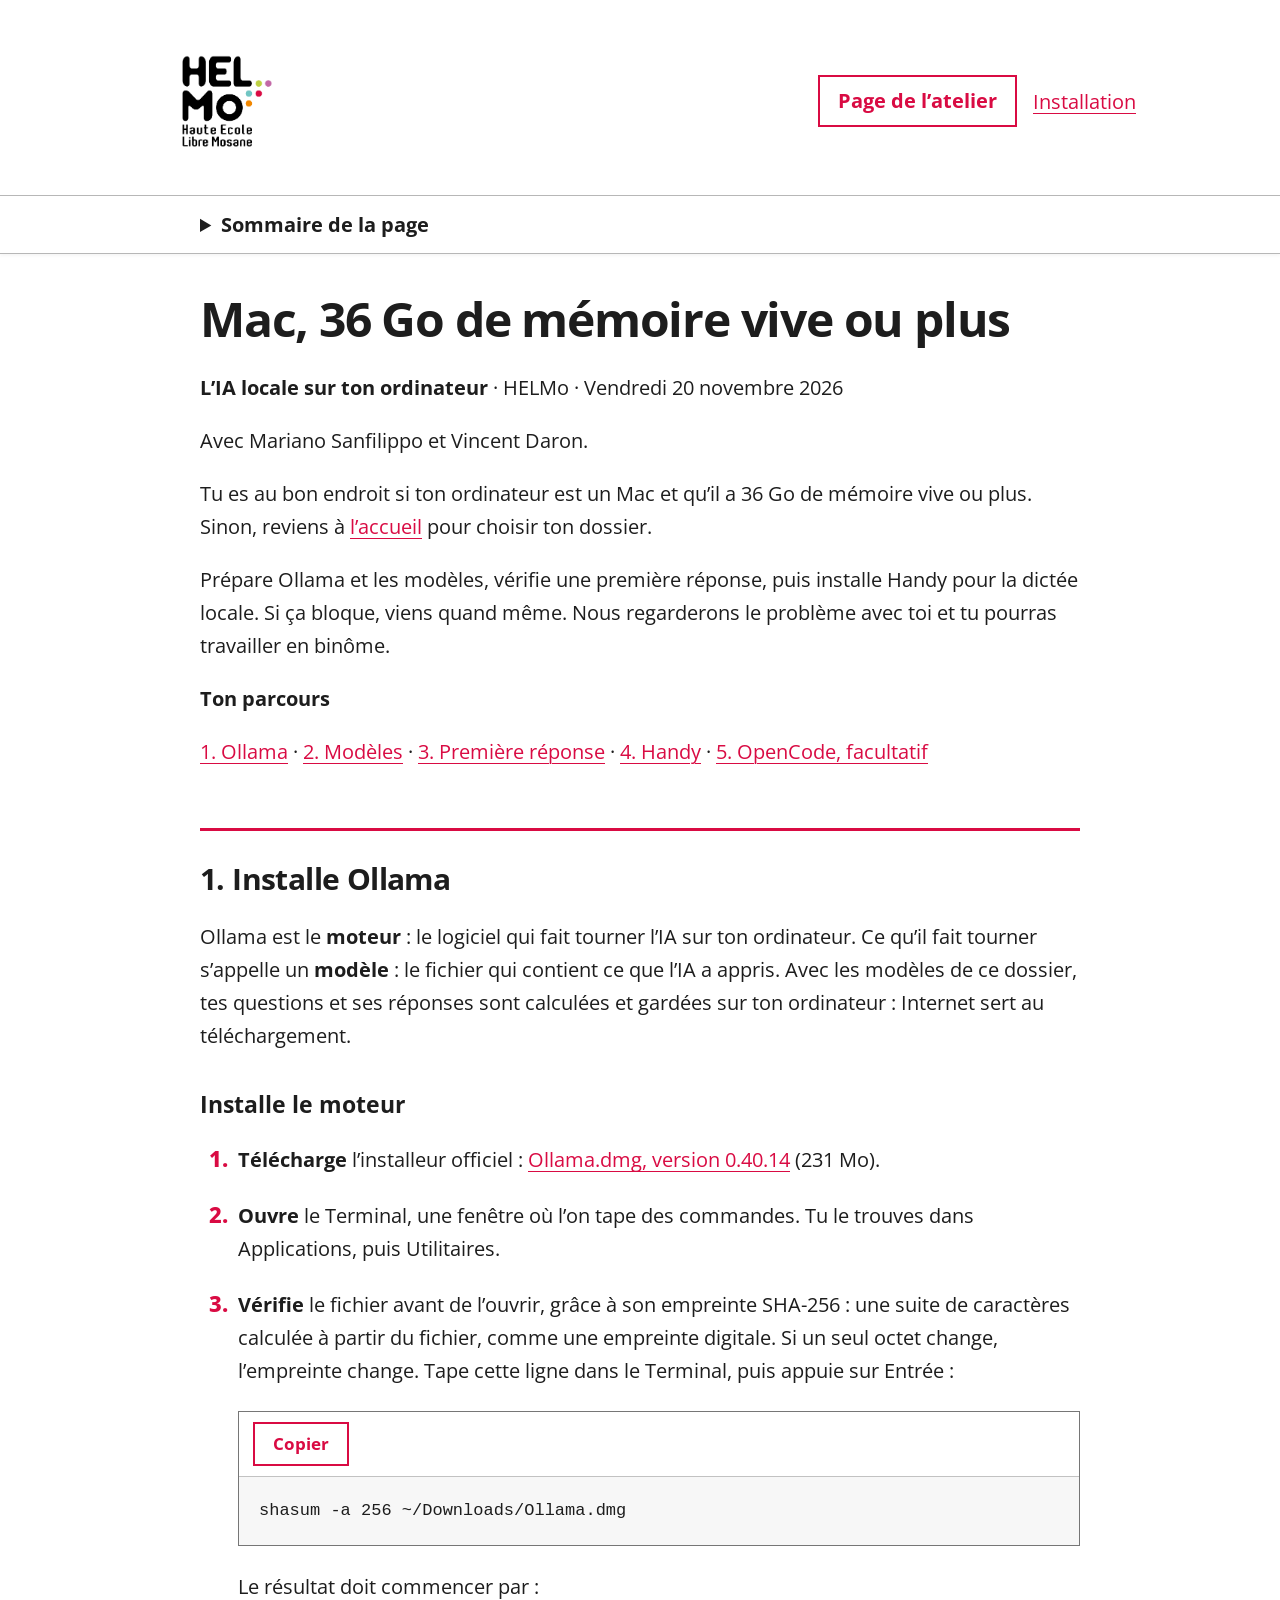
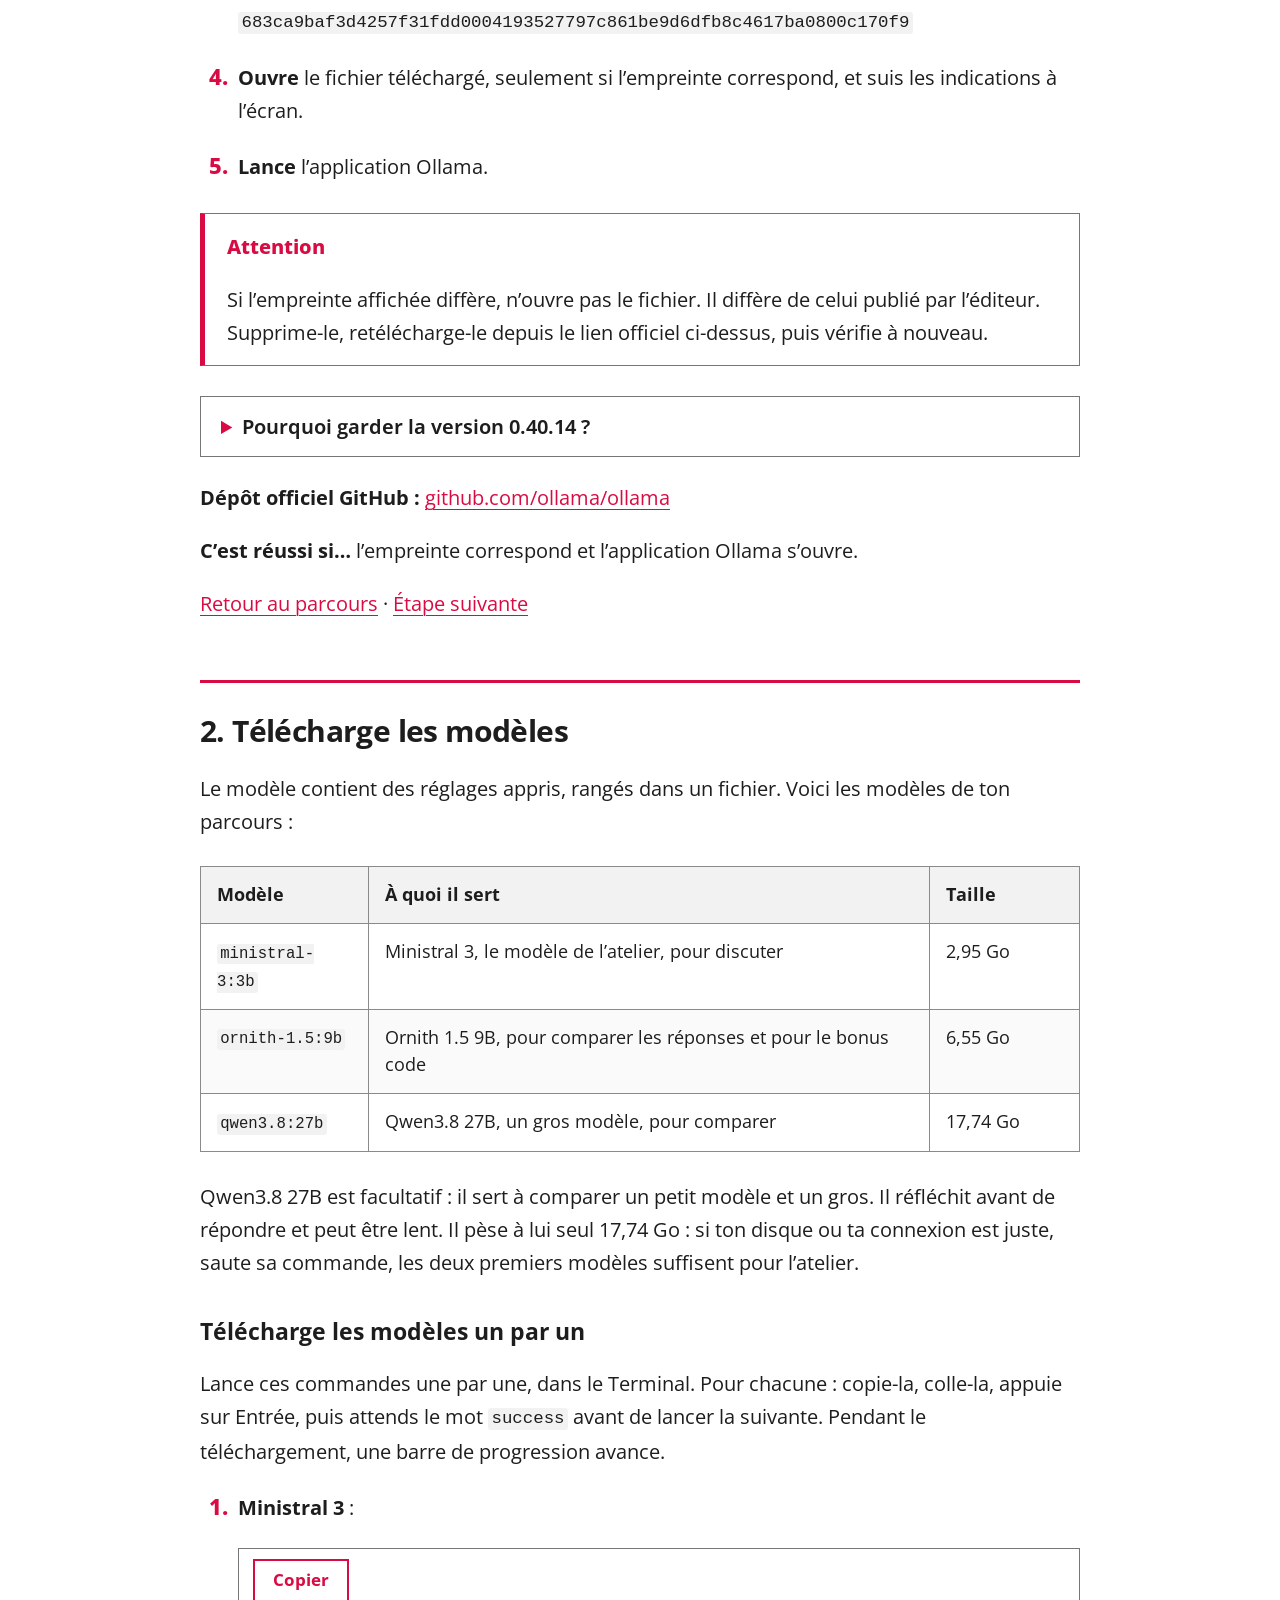
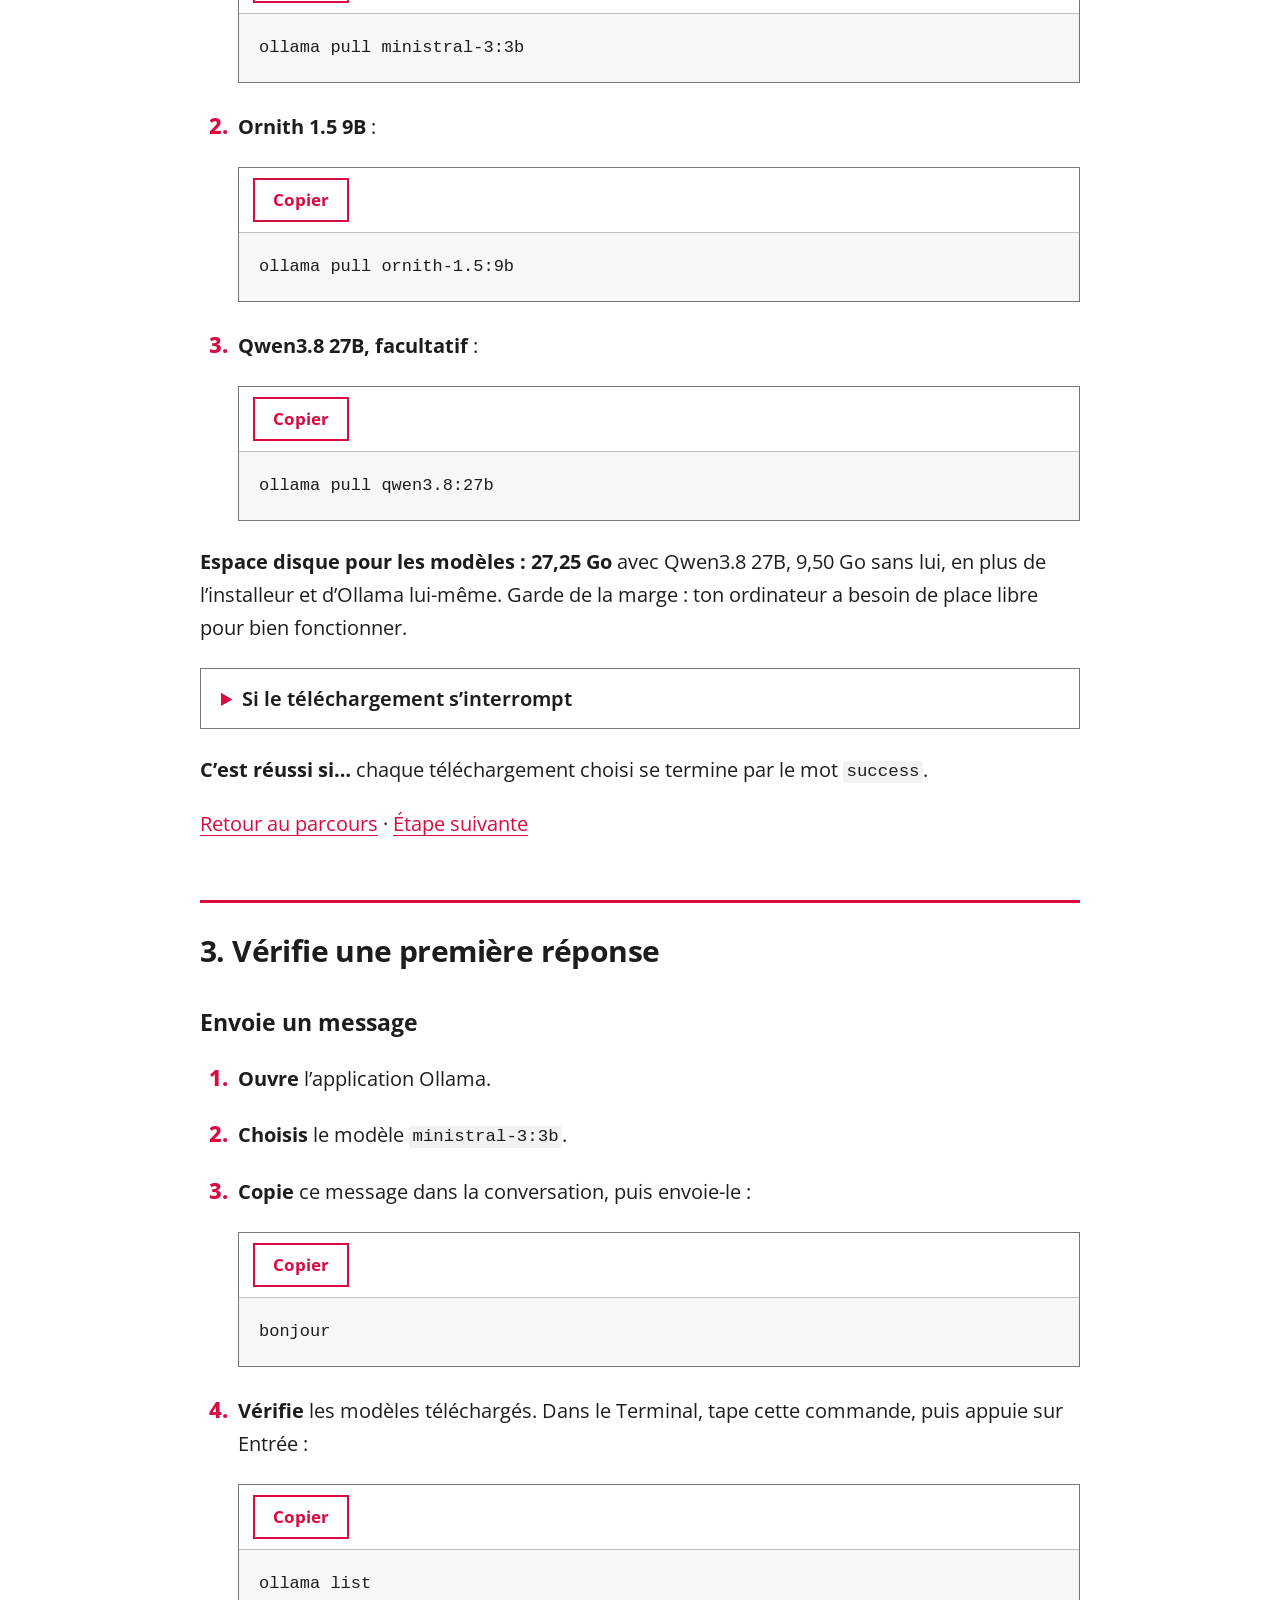
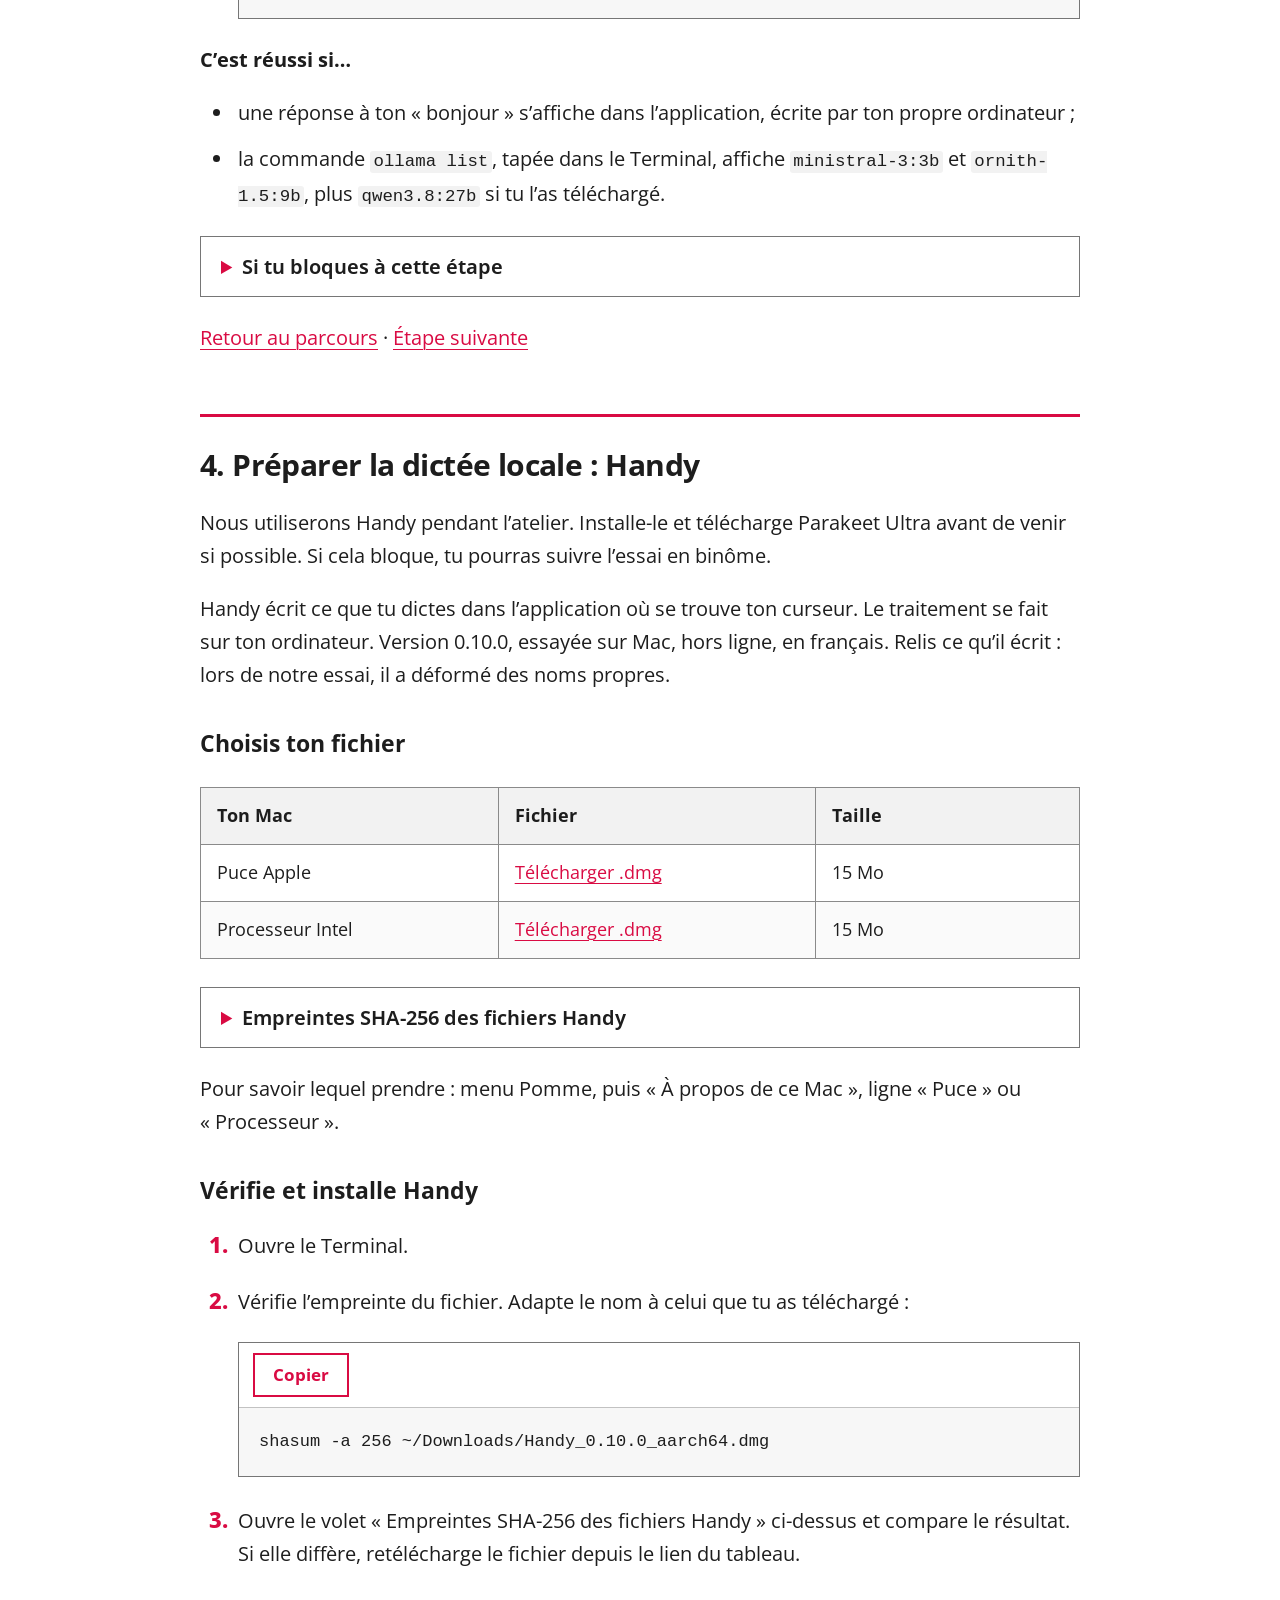
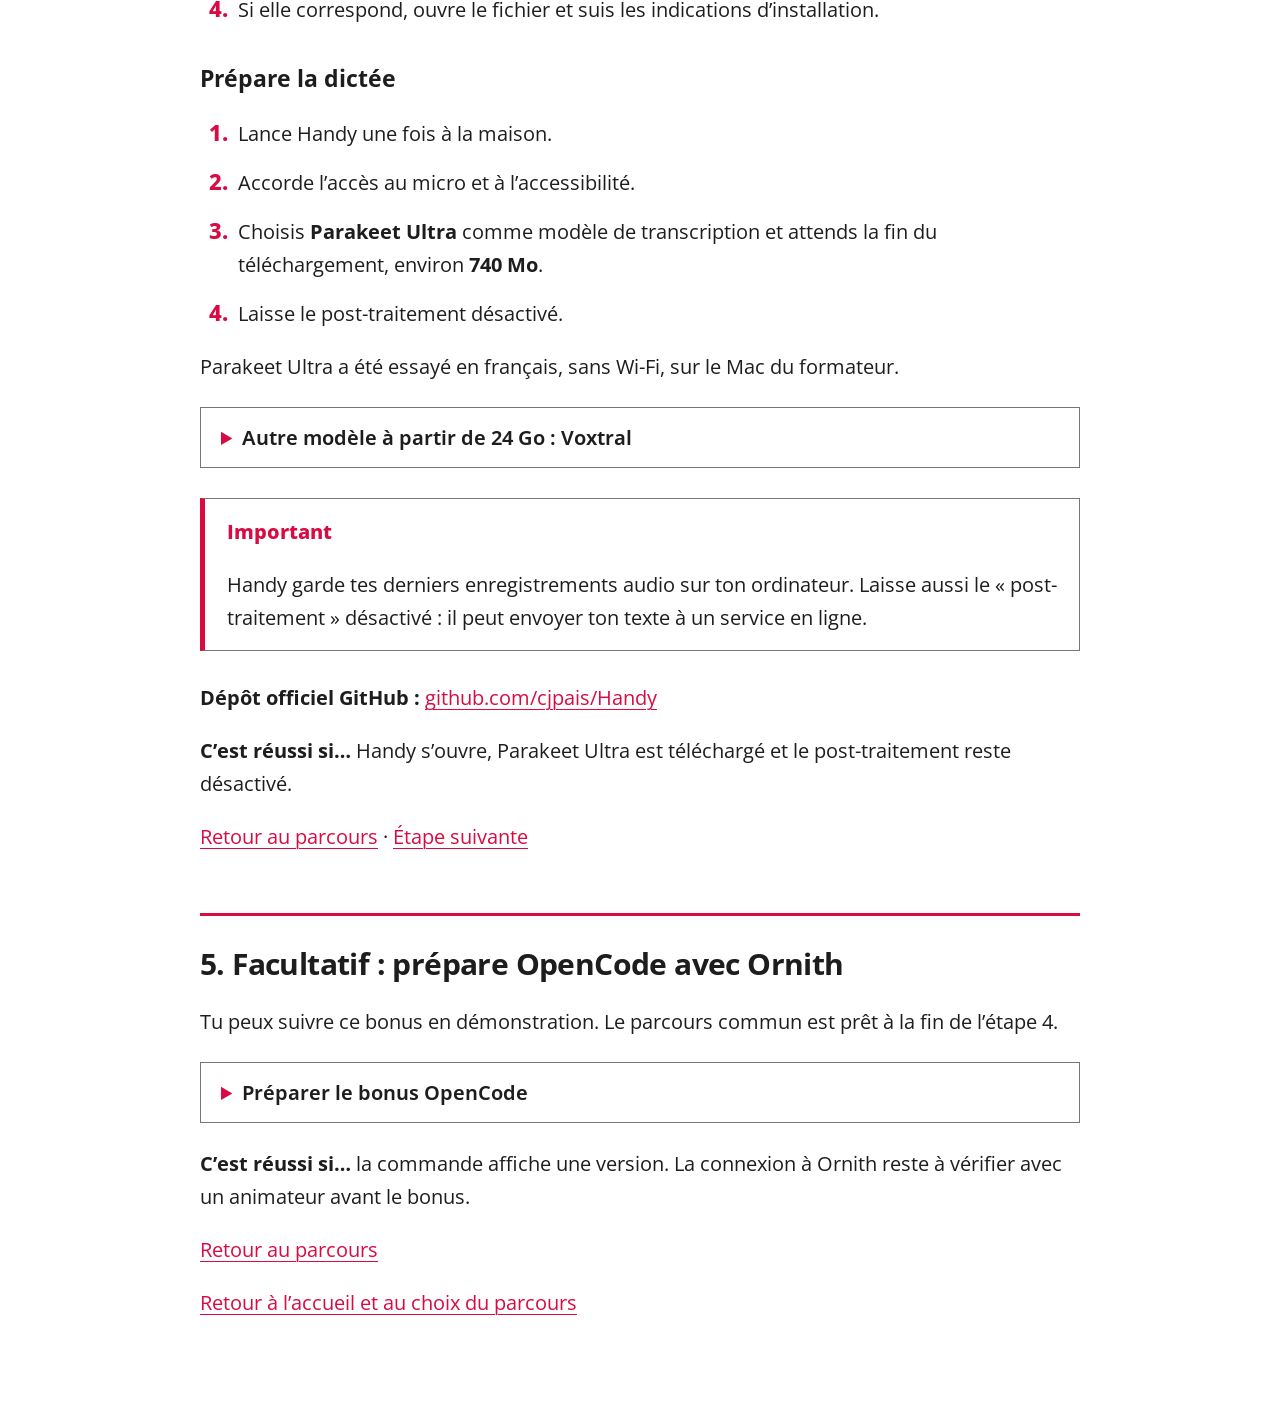
<file: docs/mac/36-go-et-plus/index.html>
<!doctype html>
<html lang="fr">
<head>
<meta charset="utf-8">
<meta name="viewport" content="width=device-width, initial-scale=1">
<meta name="color-scheme" content="light">
<meta name="referrer" content="no-referrer">
<meta http-equiv="Content-Security-Policy" content="default-src 'none'; img-src 'self'; font-src 'self'; style-src 'self'; script-src 'self'; connect-src 'none'; base-uri 'none'; form-action 'none'">
<title>Mac, 36 Go de mémoire vive ou plus | HELMo</title>
<link rel="icon" href="../../assets/logo-helmo.png" type="image/png">
<link rel="stylesheet" href="../../assets/site.css">
<script src="../../assets/site.js" defer></script>
</head>
<body>
<a class="skip-link" href="#contenu">Aller au contenu</a>
<header class="site-header"><a class="logo-zone" href="https://www.helmo.be/" aria-label="HELMo, site de la haute école"><img src="../../assets/logo-helmo.png" alt="HELMo" width="120" height="120"></a><nav aria-label="Pages de l’atelier"><a class="main-link" href="../../jour-j/">Page de l’atelier</a><a href="../../">Installation</a></nav></header>
<nav class="page-toc" aria-label="Étapes de cette page"><details><summary>Sommaire de la page</summary><ol><li><a href="#ollama">1. Installe Ollama</a></li><li><a href="#modeles">2. Télécharge les modèles</a></li><li><a href="#premiere-reponse">3. Vérifie une première réponse</a></li><li><a href="#handy">4. Préparer la dictée locale : Handy</a></li><li><a href="#opencode">5. Facultatif : prépare OpenCode avec Ornith</a></li></ol></details></nav>
<main><article id="contenu" tabindex="-1"><h1 id="mac-36-go-de-mémoire-vive-ou-plus">Mac, 36 Go de mémoire vive ou plus</h1>
<p><strong>L’IA locale sur ton ordinateur</strong> · HELMo · Vendredi 20 novembre 2026</p>
<p>Avec Mariano Sanfilippo et Vincent Daron.</p>
<p>Tu es au bon endroit si ton ordinateur est un Mac et qu’il a 36 Go de mémoire vive ou plus. Sinon, reviens à <a href="../../">l’accueil</a> pour choisir ton dossier.</p>
<p>Prépare Ollama et les modèles, vérifie une première réponse, puis installe Handy pour la dictée locale. Si ça bloque, viens quand même. Nous regarderons le problème avec toi et tu pourras travailler en binôme.</p>
<p><a id="parcours"></a></p>
<p><strong>Ton parcours</strong></p>
<p><a href="#ollama">1. Ollama</a> · <a href="#modeles">2. Modèles</a> · <a href="#premiere-reponse">3. Première réponse</a> · <a href="#handy">4. Handy</a> · <a href="#opencode">5. OpenCode, facultatif</a></p>
<p><a id="ollama"></a></p>
<h2 id="1-installe-ollama">1. Installe Ollama</h2>
<p>Ollama est le <strong>moteur</strong> : le logiciel qui fait tourner l’IA sur ton ordinateur. Ce qu’il fait tourner s’appelle un <strong>modèle</strong> : le fichier qui contient ce que l’IA a appris. Avec les modèles de ce dossier, tes questions et ses réponses sont calculées et gardées sur ton ordinateur : Internet sert au téléchargement.</p>
<h3 id="installe-le-moteur">Installe le moteur</h3>
<ol>
<li>
<p><strong>Télécharge</strong> l’installeur officiel : <a href="https://github.com/ollama/ollama/releases/download/v0.40.14/Ollama.dmg">Ollama.dmg, version 0.40.14</a> (231 Mo).</p>
</li>
<li>
<p><strong>Ouvre</strong> le Terminal, une fenêtre où l’on tape des commandes. Tu le trouves dans Applications, puis Utilitaires.</p>
</li>
<li>
<p><strong>Vérifie</strong> le fichier avant de l’ouvrir, grâce à son empreinte SHA-256 : une suite de caractères calculée à partir du fichier, comme une empreinte digitale. Si un seul octet change, l’empreinte change. Tape cette ligne dans le Terminal, puis appuie sur Entrée :</p>
<div class="code-block"><div class="code-tools"><button type="button" class="copy-button" aria-label="Copier le bloc 1" aria-describedby="code-1-status" data-copy="code-1">Copier</button><span id="code-1-status" role="status" aria-live="polite"></span></div><pre tabindex="0" aria-label="Bloc à copier 1"><code id="code-1">shasum -a 256 ~/Downloads/Ollama.dmg
</code></pre></div>
<p>Le résultat doit commencer par :
<code>683ca9baf3d4257f31fdd0004193527797c861be9d6dfb8c4617ba0800c170f9</code></p>
</li>
<li>
<p><strong>Ouvre</strong> le fichier téléchargé, seulement si l’empreinte correspond, et suis les indications à l’écran.</p>
</li>
<li>
<p><strong>Lance</strong> l’application Ollama.</p>
</li>
</ol>
<!-- À COMPLÉTER APRÈS T1 ET T2 : ce que montre le .dmg (glisser dans Applications ?), alerte de sécurité macOS au premier lancement, demande éventuelle de compte, installation de la commande ollama dans le Terminal. -->
<aside class="admonition" aria-label="Attention"><p class="admonition-title">Attention</p>
<p>Si l’empreinte affichée diffère, n’ouvre pas le fichier. Il diffère de celui publié par l’éditeur. Supprime-le, retélécharge-le depuis le lien officiel ci-dessus, puis vérifie à nouveau.</p>
</aside>
<details>
<summary>Pourquoi garder la version 0.40.14 ?</summary>
<p>L’atelier a été préparé avec cette version. Une version plus récente existe : elle n’a pas été essayée pour l’atelier.</p>
</details>
<p><strong>Dépôt officiel GitHub :</strong> <a href="https://github.com/ollama/ollama">github.com/ollama/ollama</a></p>
<p><strong>C’est réussi si…</strong> l’empreinte correspond et l’application Ollama s’ouvre.</p>
<p><a href="#parcours">Retour au parcours</a> · <a href="#modeles">Étape suivante</a></p>
<p><a id="modeles"></a></p>
<h2 id="2-télécharge-les-modèles">2. Télécharge les modèles</h2>
<p>Le modèle contient des réglages appris, rangés dans un fichier. Voici les modèles de ton parcours :</p>
<div class="table-scroll" role="region" aria-label="Tableau à faire défiler horizontalement" tabindex="0"><table>
<thead>
<tr>
<th>Modèle</th>
<th>À quoi il sert</th>
<th>Taille</th>
</tr>
</thead>
<tbody>
<tr>
<td><code>ministral-3:3b</code></td>
<td>Ministral 3, le modèle de l’atelier, pour discuter</td>
<td>2,95 Go</td>
</tr>
<tr>
<td><code>ornith-1.5:9b</code></td>
<td>Ornith 1.5 9B, pour comparer les réponses et pour le bonus code</td>
<td>6,55 Go</td>
</tr>
<tr>
<td><code>qwen3.8:27b</code></td>
<td>Qwen3.8 27B, un gros modèle, pour comparer</td>
<td>17,74 Go</td>
</tr>
</tbody>
</table></div>
<p>Qwen3.8 27B est facultatif : il sert à comparer un petit modèle et un gros. Il réfléchit avant de répondre et peut être lent. Il pèse à lui seul 17,74 Go : si ton disque ou ta connexion est juste, saute sa commande, les deux premiers modèles suffisent pour l’atelier.</p>
<h3 id="télécharge-les-modèles-un-par-un">Télécharge les modèles un par un</h3>
<p>Lance ces commandes une par une, dans le Terminal. Pour chacune : copie-la, colle-la, appuie sur Entrée, puis attends le mot <code>success</code> avant de lancer la suivante. Pendant le téléchargement, une barre de progression avance.</p>
<ol>
<li>
<p><strong>Ministral 3</strong> :</p>
<div class="code-block"><div class="code-tools"><button type="button" class="copy-button" aria-label="Copier le bloc 2" aria-describedby="code-2-status" data-copy="code-2">Copier</button><span id="code-2-status" role="status" aria-live="polite"></span></div><pre tabindex="0" aria-label="Bloc à copier 2"><code id="code-2">ollama pull ministral-3:3b
</code></pre></div>
</li>
<li>
<p><strong>Ornith 1.5 9B</strong> :</p>
<div class="code-block"><div class="code-tools"><button type="button" class="copy-button" aria-label="Copier le bloc 3" aria-describedby="code-3-status" data-copy="code-3">Copier</button><span id="code-3-status" role="status" aria-live="polite"></span></div><pre tabindex="0" aria-label="Bloc à copier 3"><code id="code-3">ollama pull ornith-1.5:9b
</code></pre></div>
</li>
<li>
<p><strong>Qwen3.8 27B, facultatif</strong> :</p>
<div class="code-block"><div class="code-tools"><button type="button" class="copy-button" aria-label="Copier le bloc 4" aria-describedby="code-4-status" data-copy="code-4">Copier</button><span id="code-4-status" role="status" aria-live="polite"></span></div><pre tabindex="0" aria-label="Bloc à copier 4"><code id="code-4">ollama pull qwen3.8:27b
</code></pre></div>
</li>
</ol>
<p><strong>Espace disque pour les modèles : 27,25 Go</strong> avec Qwen3.8 27B, 9,50 Go sans lui, en plus de l’installeur et d’Ollama lui-même. Garde de la marge : ton ordinateur a besoin de place libre pour bien fonctionner.</p>
<details>
<summary>Si le téléchargement s’interrompt</summary>
<p>Ollama est conçu pour reprendre : relance la même commande sans rien supprimer.</p>
</details>
<p><strong>C’est réussi si…</strong> chaque téléchargement choisi se termine par le mot <code>success</code>.</p>
<p><a href="#parcours">Retour au parcours</a> · <a href="#premiere-reponse">Étape suivante</a></p>
<p><a id="premiere-reponse"></a></p>
<h2 id="3-vérifie-une-première-réponse">3. Vérifie une première réponse</h2>
<h3 id="envoie-un-message">Envoie un message</h3>
<ol>
<li>
<p><strong>Ouvre</strong> l’application Ollama.</p>
</li>
<li>
<p><strong>Choisis</strong> le modèle <code>ministral-3:3b</code>.</p>
</li>
<li>
<p><strong>Copie</strong> ce message dans la conversation, puis envoie-le :</p>
<div class="code-block"><div class="code-tools"><button type="button" class="copy-button" aria-label="Copier le bloc 5" aria-describedby="code-5-status" data-copy="code-5">Copier</button><span id="code-5-status" role="status" aria-live="polite"></span></div><pre tabindex="0" aria-label="Bloc à copier 5"><code id="code-5">bonjour
</code></pre></div>
</li>
<li>
<p><strong>Vérifie</strong> les modèles téléchargés. Dans le Terminal, tape cette commande, puis appuie sur Entrée :</p>
<div class="code-block"><div class="code-tools"><button type="button" class="copy-button" aria-label="Copier le bloc 6" aria-describedby="code-6-status" data-copy="code-6">Copier</button><span id="code-6-status" role="status" aria-live="polite"></span></div><pre tabindex="0" aria-label="Bloc à copier 6"><code id="code-6">ollama list
</code></pre></div>
</li>
</ol>
<!-- À COMPLÉTER APRÈS T1 ET T2 : où se trouve le choix du modèle dans l'application Ollama, et à quoi ressemble l'écran de réponse. -->
<p><strong>C’est réussi si…</strong></p>
<ul>
<li>une réponse à ton « bonjour » s’affiche dans l’application, écrite par ton propre ordinateur ;</li>
<li>la commande <code>ollama list</code>, tapée dans le Terminal, affiche <code>ministral-3:3b</code> et <code>ornith-1.5:9b</code>, plus <code>qwen3.8:27b</code> si tu l’as téléchargé.</li>
</ul>
<details>
<summary>Si tu bloques à cette étape</summary>
<p>Note le message exact qui s’affiche et apporte ton ordinateur le 20 novembre. Tu peux aussi coller ce message dans une IA en ligne pour qu’elle te l’explique. Retire d’abord ton nom, les chemins de tes dossiers personnels et toute adresse ou clé : ce message quitte alors ton ordinateur.</p>
</details>
<p><a href="#parcours">Retour au parcours</a> · <a href="#handy">Étape suivante</a></p>
<p><a id="handy"></a></p>
<h2 id="4-préparer-la-dictée-locale--handy">4. Préparer la dictée locale : Handy</h2>
<p>Nous utiliserons Handy pendant l’atelier. Installe-le et télécharge Parakeet Ultra avant de venir si possible. Si cela bloque, tu pourras suivre l’essai en binôme.</p>
<p>Handy écrit ce que tu dictes dans l’application où se trouve ton curseur. Le traitement se fait sur ton ordinateur. Version 0.10.0, essayée sur Mac, hors ligne, en français. Relis ce qu’il écrit : lors de notre essai, il a déformé des noms propres.</p>
<h3 id="choisis-ton-fichier">Choisis ton fichier</h3>
<div class="table-scroll" role="region" aria-label="Tableau à faire défiler horizontalement" tabindex="0"><table>
<thead>
<tr>
<th>Ton Mac</th>
<th>Fichier</th>
<th>Taille</th>
</tr>
</thead>
<tbody>
<tr>
<td>Puce Apple</td>
<td><a href="https://github.com/cjpais/Handy/releases/download/v0.10.0/Handy_0.10.0_aarch64.dmg">Télécharger .dmg</a></td>
<td>15 Mo</td>
</tr>
<tr>
<td>Processeur Intel</td>
<td><a href="https://github.com/cjpais/Handy/releases/download/v0.10.0/Handy_0.10.0_x64.dmg">Télécharger .dmg</a></td>
<td>15 Mo</td>
</tr>
</tbody>
</table></div>
<details>
<summary>Empreintes SHA-256 des fichiers Handy</summary>
<p><strong>Handy_0.10.0_aarch64.dmg</strong></p>
<div class="code-block"><div class="code-tools"><button type="button" class="copy-button" aria-label="Copier le bloc 7" aria-describedby="code-7-status" data-copy="code-7">Copier</button><span id="code-7-status" role="status" aria-live="polite"></span></div><pre tabindex="0" aria-label="Bloc à copier 7"><code id="code-7">bdc41359af0b8b3014f14c44ea3fe85b1e45387bdad261bd4a2cfc92f7f35496
</code></pre></div>
<p><strong>Handy_0.10.0_x64.dmg</strong></p>
<div class="code-block"><div class="code-tools"><button type="button" class="copy-button" aria-label="Copier le bloc 8" aria-describedby="code-8-status" data-copy="code-8">Copier</button><span id="code-8-status" role="status" aria-live="polite"></span></div><pre tabindex="0" aria-label="Bloc à copier 8"><code id="code-8">210cc45fa66c899dcb8848df807779c7a808fe8e6dd863b9d5ed448a8acd7d3a
</code></pre></div>
</details>
<p>Pour savoir lequel prendre : menu Pomme, puis « À propos de ce Mac », ligne « Puce » ou « Processeur ».</p>
<h3 id="vérifie-et-installe-handy">Vérifie et installe Handy</h3>
<ol>
<li>
<p>Ouvre le Terminal.</p>
</li>
<li>
<p>Vérifie l’empreinte du fichier. Adapte le nom à celui que tu as téléchargé :</p>
<div class="code-block"><div class="code-tools"><button type="button" class="copy-button" aria-label="Copier le bloc 9" aria-describedby="code-9-status" data-copy="code-9">Copier</button><span id="code-9-status" role="status" aria-live="polite"></span></div><pre tabindex="0" aria-label="Bloc à copier 9"><code id="code-9">shasum -a 256 ~/Downloads/Handy_0.10.0_aarch64.dmg
</code></pre></div>
</li>
<li>
<p>Ouvre le volet « Empreintes SHA-256 des fichiers Handy » ci-dessus et compare le résultat. Si elle diffère, retélécharge le fichier depuis le lien du tableau.</p>
</li>
<li>
<p>Si elle correspond, ouvre le fichier et suis les indications d’installation.</p>
</li>
</ol>
<h3 id="prépare-la-dictée">Prépare la dictée</h3>
<ol>
<li>Lance Handy une fois à la maison.</li>
<li>Accorde l’accès au micro et à l’accessibilité.</li>
<li>Choisis <strong>Parakeet Ultra</strong> comme modèle de transcription et attends la fin du téléchargement, environ <strong>740 Mo</strong>.</li>
<li>Laisse le post-traitement désactivé.</li>
</ol>
<p>Parakeet Ultra a été essayé en français, sans Wi-Fi, sur le Mac du formateur.</p>
<details>
<summary>Autre modèle à partir de 24 Go : Voxtral</summary>
<p>Voxtral donne un résultat proche, pour une taille bien plus grande. Pour l’atelier, prépare Parakeet Ultra.</p>
</details>
<aside class="admonition" aria-label="Important"><p class="admonition-title">Important</p>
<p>Handy garde tes derniers enregistrements audio sur ton ordinateur. Laisse aussi le « post-traitement » désactivé : il peut envoyer ton texte à un service en ligne.</p>
</aside>
<p><strong>Dépôt officiel GitHub :</strong> <a href="https://github.com/cjpais/Handy">github.com/cjpais/Handy</a></p>
<p><strong>C’est réussi si…</strong> Handy s’ouvre, Parakeet Ultra est téléchargé et le post-traitement reste désactivé.</p>
<p><a href="#parcours">Retour au parcours</a> · <a href="#opencode">Étape suivante</a></p>
<p><a id="opencode"></a></p>
<h2 id="5-facultatif--prépare-opencode-avec-ornith">5. Facultatif : prépare OpenCode avec Ornith</h2>
<p>Tu peux suivre ce bonus en démonstration. Le parcours commun est prêt à la fin de l’étape 4.</p>
<details>
<summary>Préparer le bonus OpenCode</summary>
<p>OpenCode est un assistant de programmation : il écrit et modifie des fichiers à ta demande. La version 2.2.5 est celle avec laquelle le bonus a été préparé.</p>
<p>Ce bonus utilise OpenCode avec Ornith. Tu peux suivre la démonstration, puis reprendre le parcours de la page de l’atelier sur ton ordinateur. La procédure de lancement proposée reste à valider avec les versions retenues.</p>
<p>L’installation passe par un script publié sur le site officiel d’OpenCode : il télécharge le logiciel, puis l’installe. Sans autre réglage, il installe la version que l’éditeur publie au moment où tu le lances. L’option <code>--version 2.2.5</code> lui demande la version du bonus ; ce réglage reste à vérifier, nous ne l’avons pas encore essayé.</p>
<h3 id="installe-opencode">Installe OpenCode</h3>
<ol>
<li>
<p><strong>Lis le script si tu veux savoir ce qu’il fait</strong> avant de le lancer. Cette ligne l’affiche dans le Terminal sans rien exécuter ; la touche <code>q</code> referme la lecture :</p>
<div class="code-block"><div class="code-tools"><button type="button" class="copy-button" aria-label="Copier le bloc 10" aria-describedby="code-10-status" data-copy="code-10">Copier</button><span id="code-10-status" role="status" aria-live="polite"></span></div><pre tabindex="0" aria-label="Bloc à copier 10"><code id="code-10">curl -fsSL https://opencode.ai/v2/install | less
</code></pre></div>
</li>
<li>
<p><strong>Lance</strong> le script d’installation :</p>
<div class="code-block"><div class="code-tools"><button type="button" class="copy-button" aria-label="Copier le bloc 11" aria-describedby="code-11-status" data-copy="code-11">Copier</button><span id="code-11-status" role="status" aria-live="polite"></span></div><pre tabindex="0" aria-label="Bloc à copier 11"><code id="code-11">curl -fsSL https://opencode.ai/v2/install | bash -s -- --version 2.2.5
</code></pre></div>
</li>
</ol>
<p><strong>Dépôt officiel GitHub :</strong> <a href="https://github.com/anomalyco/opencode">github.com/anomalyco/opencode</a></p>
<h3 id="vérifie-la-commande">Vérifie la commande</h3>
<p>Dans le terminal, tape cette commande :</p>
<div class="code-block"><div class="code-tools"><button type="button" class="copy-button" aria-label="Copier le bloc 12" aria-describedby="code-12-status" data-copy="code-12">Copier</button><span id="code-12-status" role="status" aria-live="polite"></span></div><pre tabindex="0" aria-label="Bloc à copier 12"><code id="code-12">opencode --version
</code></pre></div>
<p>Si la commande est introuvable, arrête cette procédure et demande à un animateur de vérifier ton installation.</p>
</details>
<p><strong>C’est réussi si…</strong> la commande affiche une version. La connexion à Ornith reste à vérifier avec un animateur avant le bonus.</p>
<p><a href="#parcours">Retour au parcours</a></p>
<p><a href="../../">Retour à l’accueil et au choix du parcours</a></p>
</article></main>
</body>
</html>
</file>
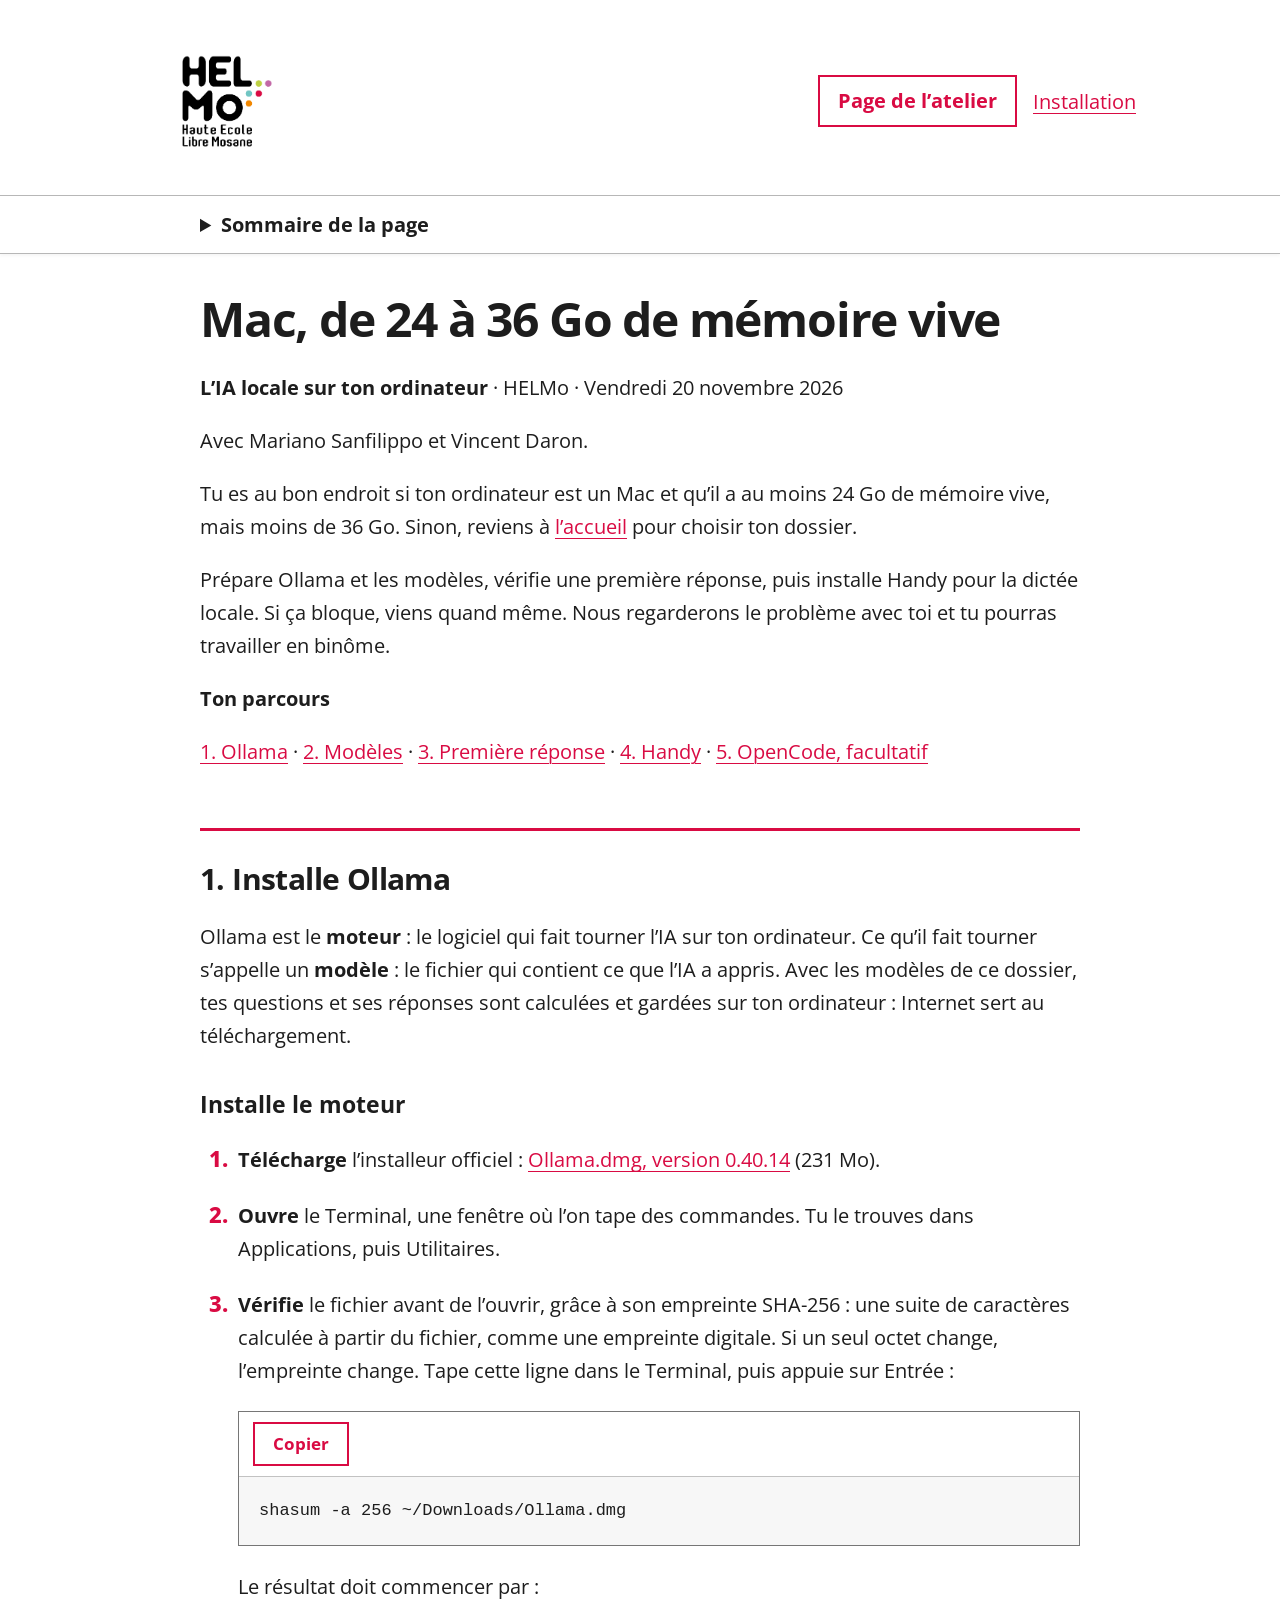
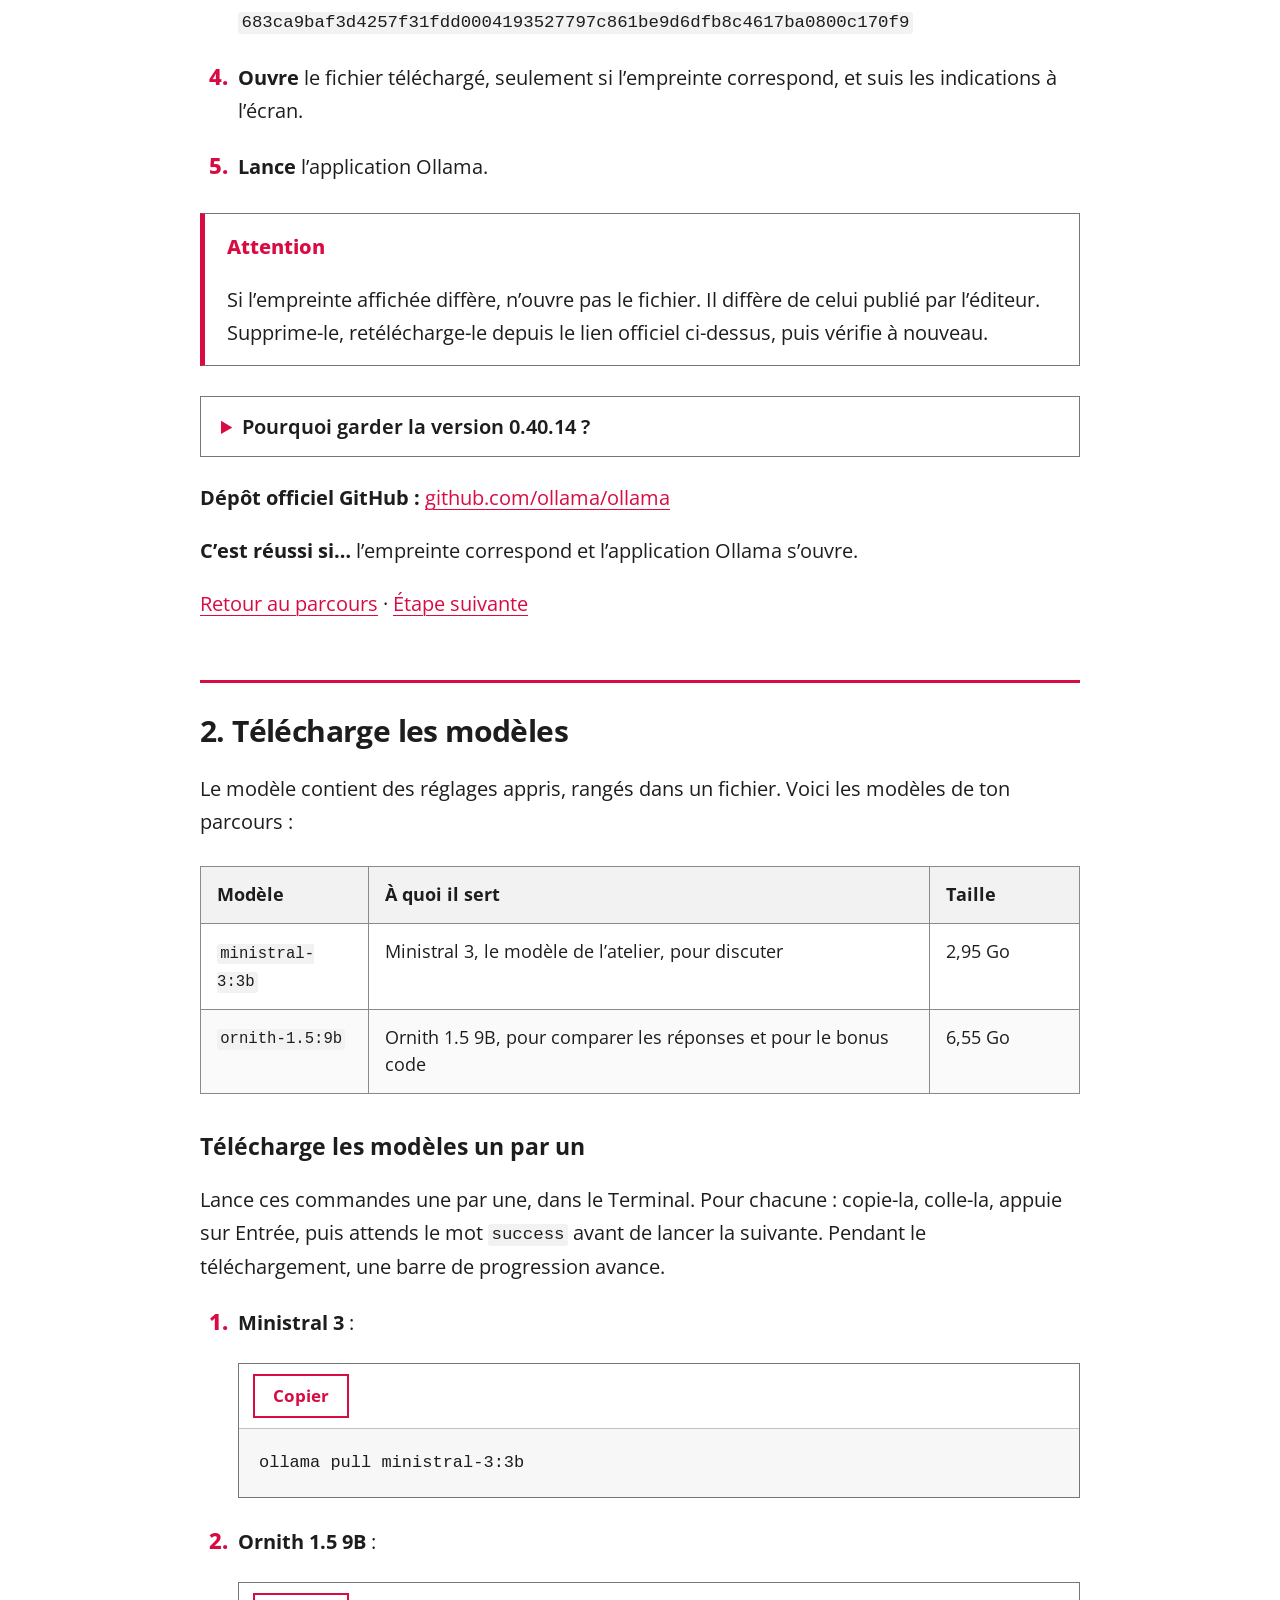
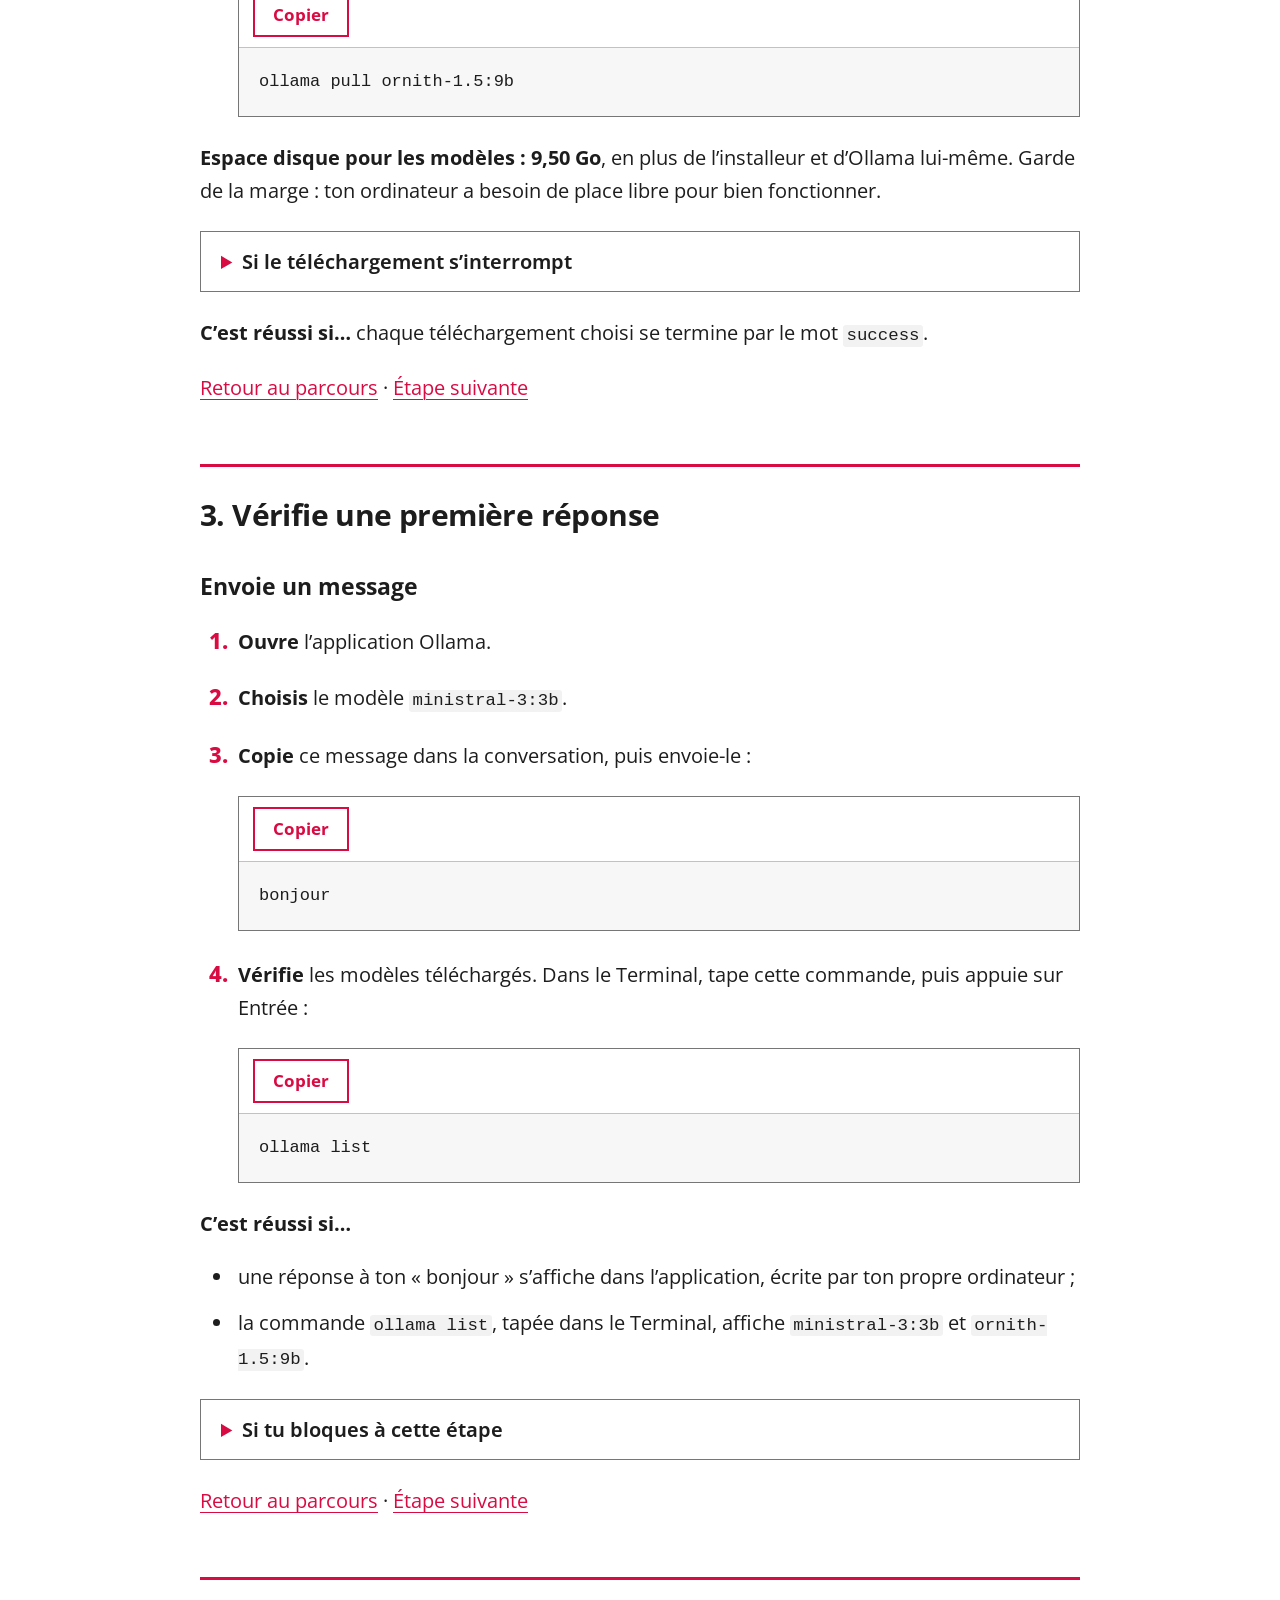
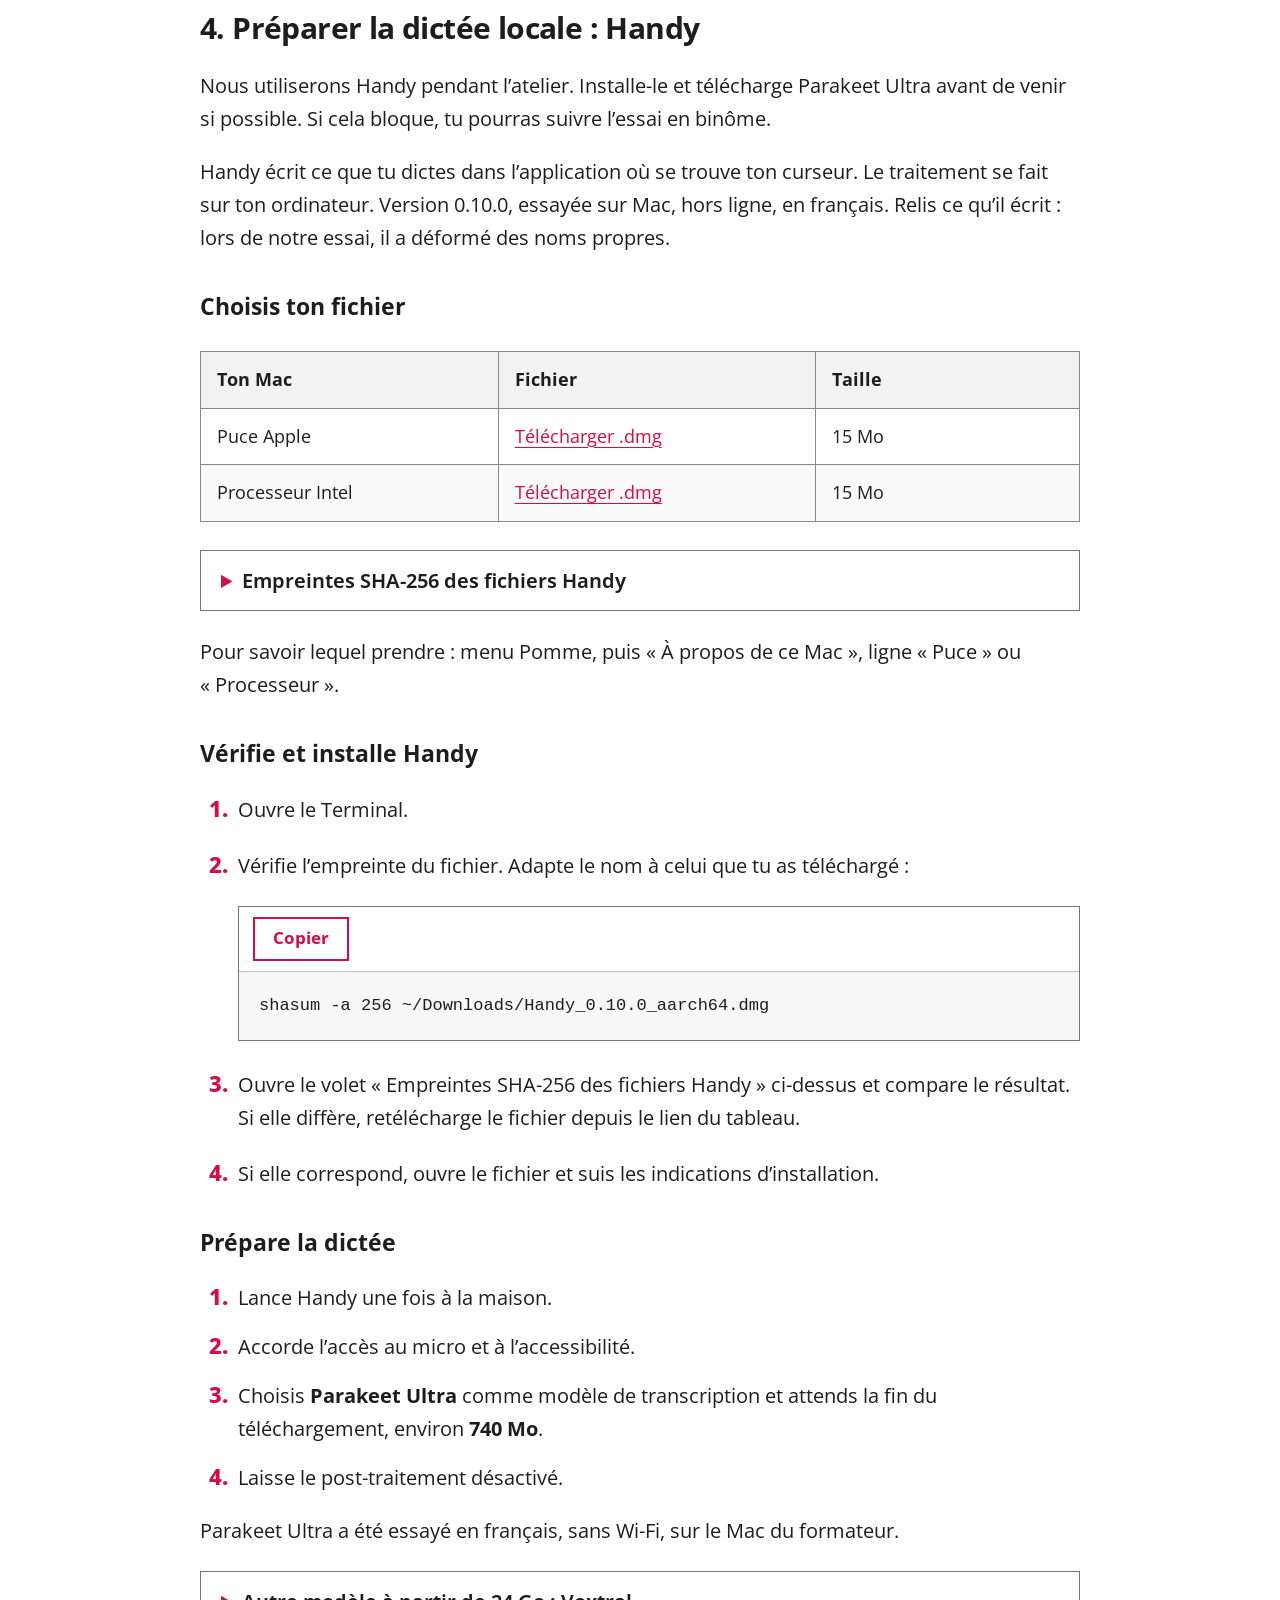
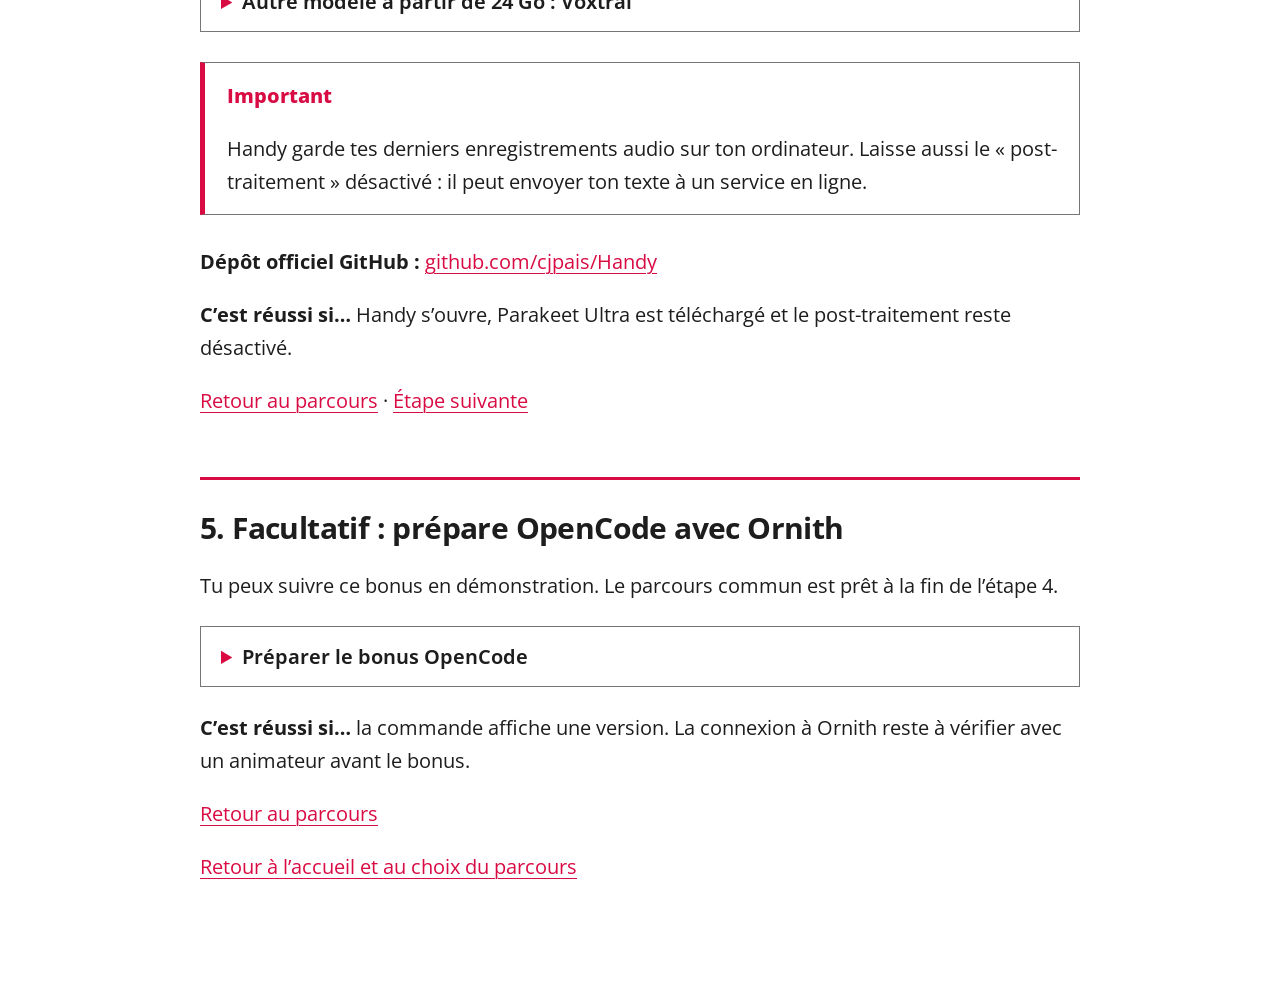
<file: docs/mac/de-24-a-36-go/index.html>
<!doctype html>
<html lang="fr">
<head>
<meta charset="utf-8">
<meta name="viewport" content="width=device-width, initial-scale=1">
<meta name="color-scheme" content="light">
<meta name="referrer" content="no-referrer">
<meta http-equiv="Content-Security-Policy" content="default-src 'none'; img-src 'self'; font-src 'self'; style-src 'self'; script-src 'self'; connect-src 'none'; base-uri 'none'; form-action 'none'">
<title>Mac, de 24 à 36 Go de mémoire vive | HELMo</title>
<link rel="icon" href="../../assets/logo-helmo.png" type="image/png">
<link rel="stylesheet" href="../../assets/site.css">
<script src="../../assets/site.js" defer></script>
</head>
<body>
<a class="skip-link" href="#contenu">Aller au contenu</a>
<header class="site-header"><a class="logo-zone" href="https://www.helmo.be/" aria-label="HELMo, site de la haute école"><img src="../../assets/logo-helmo.png" alt="HELMo" width="120" height="120"></a><nav aria-label="Pages de l’atelier"><a class="main-link" href="../../jour-j/">Page de l’atelier</a><a href="../../">Installation</a></nav></header>
<nav class="page-toc" aria-label="Étapes de cette page"><details><summary>Sommaire de la page</summary><ol><li><a href="#ollama">1. Installe Ollama</a></li><li><a href="#modeles">2. Télécharge les modèles</a></li><li><a href="#premiere-reponse">3. Vérifie une première réponse</a></li><li><a href="#handy">4. Préparer la dictée locale : Handy</a></li><li><a href="#opencode">5. Facultatif : prépare OpenCode avec Ornith</a></li></ol></details></nav>
<main><article id="contenu" tabindex="-1"><h1 id="mac-de-24-à-36-go-de-mémoire-vive">Mac, de 24 à 36 Go de mémoire vive</h1>
<p><strong>L’IA locale sur ton ordinateur</strong> · HELMo · Vendredi 20 novembre 2026</p>
<p>Avec Mariano Sanfilippo et Vincent Daron.</p>
<p>Tu es au bon endroit si ton ordinateur est un Mac et qu’il a au moins 24 Go de mémoire vive, mais moins de 36 Go. Sinon, reviens à <a href="../../">l’accueil</a> pour choisir ton dossier.</p>
<p>Prépare Ollama et les modèles, vérifie une première réponse, puis installe Handy pour la dictée locale. Si ça bloque, viens quand même. Nous regarderons le problème avec toi et tu pourras travailler en binôme.</p>
<p><a id="parcours"></a></p>
<p><strong>Ton parcours</strong></p>
<p><a href="#ollama">1. Ollama</a> · <a href="#modeles">2. Modèles</a> · <a href="#premiere-reponse">3. Première réponse</a> · <a href="#handy">4. Handy</a> · <a href="#opencode">5. OpenCode, facultatif</a></p>
<p><a id="ollama"></a></p>
<h2 id="1-installe-ollama">1. Installe Ollama</h2>
<p>Ollama est le <strong>moteur</strong> : le logiciel qui fait tourner l’IA sur ton ordinateur. Ce qu’il fait tourner s’appelle un <strong>modèle</strong> : le fichier qui contient ce que l’IA a appris. Avec les modèles de ce dossier, tes questions et ses réponses sont calculées et gardées sur ton ordinateur : Internet sert au téléchargement.</p>
<h3 id="installe-le-moteur">Installe le moteur</h3>
<ol>
<li>
<p><strong>Télécharge</strong> l’installeur officiel : <a href="https://github.com/ollama/ollama/releases/download/v0.40.14/Ollama.dmg">Ollama.dmg, version 0.40.14</a> (231 Mo).</p>
</li>
<li>
<p><strong>Ouvre</strong> le Terminal, une fenêtre où l’on tape des commandes. Tu le trouves dans Applications, puis Utilitaires.</p>
</li>
<li>
<p><strong>Vérifie</strong> le fichier avant de l’ouvrir, grâce à son empreinte SHA-256 : une suite de caractères calculée à partir du fichier, comme une empreinte digitale. Si un seul octet change, l’empreinte change. Tape cette ligne dans le Terminal, puis appuie sur Entrée :</p>
<div class="code-block"><div class="code-tools"><button type="button" class="copy-button" aria-label="Copier le bloc 1" aria-describedby="code-1-status" data-copy="code-1">Copier</button><span id="code-1-status" role="status" aria-live="polite"></span></div><pre tabindex="0" aria-label="Bloc à copier 1"><code id="code-1">shasum -a 256 ~/Downloads/Ollama.dmg
</code></pre></div>
<p>Le résultat doit commencer par :
<code>683ca9baf3d4257f31fdd0004193527797c861be9d6dfb8c4617ba0800c170f9</code></p>
</li>
<li>
<p><strong>Ouvre</strong> le fichier téléchargé, seulement si l’empreinte correspond, et suis les indications à l’écran.</p>
</li>
<li>
<p><strong>Lance</strong> l’application Ollama.</p>
</li>
</ol>
<!-- À COMPLÉTER APRÈS T1 ET T2 : ce que montre le .dmg (glisser dans Applications ?), alerte de sécurité macOS au premier lancement, demande éventuelle de compte, installation de la commande ollama dans le Terminal. -->
<aside class="admonition" aria-label="Attention"><p class="admonition-title">Attention</p>
<p>Si l’empreinte affichée diffère, n’ouvre pas le fichier. Il diffère de celui publié par l’éditeur. Supprime-le, retélécharge-le depuis le lien officiel ci-dessus, puis vérifie à nouveau.</p>
</aside>
<details>
<summary>Pourquoi garder la version 0.40.14 ?</summary>
<p>L’atelier a été préparé avec cette version. Une version plus récente existe : elle n’a pas été essayée pour l’atelier.</p>
</details>
<p><strong>Dépôt officiel GitHub :</strong> <a href="https://github.com/ollama/ollama">github.com/ollama/ollama</a></p>
<p><strong>C’est réussi si…</strong> l’empreinte correspond et l’application Ollama s’ouvre.</p>
<p><a href="#parcours">Retour au parcours</a> · <a href="#modeles">Étape suivante</a></p>
<p><a id="modeles"></a></p>
<h2 id="2-télécharge-les-modèles">2. Télécharge les modèles</h2>
<p>Le modèle contient des réglages appris, rangés dans un fichier. Voici les modèles de ton parcours :</p>
<div class="table-scroll" role="region" aria-label="Tableau à faire défiler horizontalement" tabindex="0"><table>
<thead>
<tr>
<th>Modèle</th>
<th>À quoi il sert</th>
<th>Taille</th>
</tr>
</thead>
<tbody>
<tr>
<td><code>ministral-3:3b</code></td>
<td>Ministral 3, le modèle de l’atelier, pour discuter</td>
<td>2,95 Go</td>
</tr>
<tr>
<td><code>ornith-1.5:9b</code></td>
<td>Ornith 1.5 9B, pour comparer les réponses et pour le bonus code</td>
<td>6,55 Go</td>
</tr>
</tbody>
</table></div>
<h3 id="télécharge-les-modèles-un-par-un">Télécharge les modèles un par un</h3>
<p>Lance ces commandes une par une, dans le Terminal. Pour chacune : copie-la, colle-la, appuie sur Entrée, puis attends le mot <code>success</code> avant de lancer la suivante. Pendant le téléchargement, une barre de progression avance.</p>
<ol>
<li>
<p><strong>Ministral 3</strong> :</p>
<div class="code-block"><div class="code-tools"><button type="button" class="copy-button" aria-label="Copier le bloc 2" aria-describedby="code-2-status" data-copy="code-2">Copier</button><span id="code-2-status" role="status" aria-live="polite"></span></div><pre tabindex="0" aria-label="Bloc à copier 2"><code id="code-2">ollama pull ministral-3:3b
</code></pre></div>
</li>
<li>
<p><strong>Ornith 1.5 9B</strong> :</p>
<div class="code-block"><div class="code-tools"><button type="button" class="copy-button" aria-label="Copier le bloc 3" aria-describedby="code-3-status" data-copy="code-3">Copier</button><span id="code-3-status" role="status" aria-live="polite"></span></div><pre tabindex="0" aria-label="Bloc à copier 3"><code id="code-3">ollama pull ornith-1.5:9b
</code></pre></div>
</li>
</ol>
<p><strong>Espace disque pour les modèles : 9,50 Go</strong>, en plus de l’installeur et d’Ollama lui-même. Garde de la marge : ton ordinateur a besoin de place libre pour bien fonctionner.</p>
<details>
<summary>Si le téléchargement s’interrompt</summary>
<p>Ollama est conçu pour reprendre : relance la même commande sans rien supprimer.</p>
</details>
<p><strong>C’est réussi si…</strong> chaque téléchargement choisi se termine par le mot <code>success</code>.</p>
<p><a href="#parcours">Retour au parcours</a> · <a href="#premiere-reponse">Étape suivante</a></p>
<p><a id="premiere-reponse"></a></p>
<h2 id="3-vérifie-une-première-réponse">3. Vérifie une première réponse</h2>
<h3 id="envoie-un-message">Envoie un message</h3>
<ol>
<li>
<p><strong>Ouvre</strong> l’application Ollama.</p>
</li>
<li>
<p><strong>Choisis</strong> le modèle <code>ministral-3:3b</code>.</p>
</li>
<li>
<p><strong>Copie</strong> ce message dans la conversation, puis envoie-le :</p>
<div class="code-block"><div class="code-tools"><button type="button" class="copy-button" aria-label="Copier le bloc 4" aria-describedby="code-4-status" data-copy="code-4">Copier</button><span id="code-4-status" role="status" aria-live="polite"></span></div><pre tabindex="0" aria-label="Bloc à copier 4"><code id="code-4">bonjour
</code></pre></div>
</li>
<li>
<p><strong>Vérifie</strong> les modèles téléchargés. Dans le Terminal, tape cette commande, puis appuie sur Entrée :</p>
<div class="code-block"><div class="code-tools"><button type="button" class="copy-button" aria-label="Copier le bloc 5" aria-describedby="code-5-status" data-copy="code-5">Copier</button><span id="code-5-status" role="status" aria-live="polite"></span></div><pre tabindex="0" aria-label="Bloc à copier 5"><code id="code-5">ollama list
</code></pre></div>
</li>
</ol>
<!-- À COMPLÉTER APRÈS T1 ET T2 : où se trouve le choix du modèle dans l'application Ollama, et à quoi ressemble l'écran de réponse. -->
<p><strong>C’est réussi si…</strong></p>
<ul>
<li>une réponse à ton « bonjour » s’affiche dans l’application, écrite par ton propre ordinateur ;</li>
<li>la commande <code>ollama list</code>, tapée dans le Terminal, affiche <code>ministral-3:3b</code> et <code>ornith-1.5:9b</code>.</li>
</ul>
<details>
<summary>Si tu bloques à cette étape</summary>
<p>Note le message exact qui s’affiche et apporte ton ordinateur le 20 novembre. Tu peux aussi coller ce message dans une IA en ligne pour qu’elle te l’explique. Retire d’abord ton nom, les chemins de tes dossiers personnels et toute adresse ou clé : ce message quitte alors ton ordinateur.</p>
</details>
<p><a href="#parcours">Retour au parcours</a> · <a href="#handy">Étape suivante</a></p>
<p><a id="handy"></a></p>
<h2 id="4-préparer-la-dictée-locale--handy">4. Préparer la dictée locale : Handy</h2>
<p>Nous utiliserons Handy pendant l’atelier. Installe-le et télécharge Parakeet Ultra avant de venir si possible. Si cela bloque, tu pourras suivre l’essai en binôme.</p>
<p>Handy écrit ce que tu dictes dans l’application où se trouve ton curseur. Le traitement se fait sur ton ordinateur. Version 0.10.0, essayée sur Mac, hors ligne, en français. Relis ce qu’il écrit : lors de notre essai, il a déformé des noms propres.</p>
<h3 id="choisis-ton-fichier">Choisis ton fichier</h3>
<div class="table-scroll" role="region" aria-label="Tableau à faire défiler horizontalement" tabindex="0"><table>
<thead>
<tr>
<th>Ton Mac</th>
<th>Fichier</th>
<th>Taille</th>
</tr>
</thead>
<tbody>
<tr>
<td>Puce Apple</td>
<td><a href="https://github.com/cjpais/Handy/releases/download/v0.10.0/Handy_0.10.0_aarch64.dmg">Télécharger .dmg</a></td>
<td>15 Mo</td>
</tr>
<tr>
<td>Processeur Intel</td>
<td><a href="https://github.com/cjpais/Handy/releases/download/v0.10.0/Handy_0.10.0_x64.dmg">Télécharger .dmg</a></td>
<td>15 Mo</td>
</tr>
</tbody>
</table></div>
<details>
<summary>Empreintes SHA-256 des fichiers Handy</summary>
<p><strong>Handy_0.10.0_aarch64.dmg</strong></p>
<div class="code-block"><div class="code-tools"><button type="button" class="copy-button" aria-label="Copier le bloc 6" aria-describedby="code-6-status" data-copy="code-6">Copier</button><span id="code-6-status" role="status" aria-live="polite"></span></div><pre tabindex="0" aria-label="Bloc à copier 6"><code id="code-6">bdc41359af0b8b3014f14c44ea3fe85b1e45387bdad261bd4a2cfc92f7f35496
</code></pre></div>
<p><strong>Handy_0.10.0_x64.dmg</strong></p>
<div class="code-block"><div class="code-tools"><button type="button" class="copy-button" aria-label="Copier le bloc 7" aria-describedby="code-7-status" data-copy="code-7">Copier</button><span id="code-7-status" role="status" aria-live="polite"></span></div><pre tabindex="0" aria-label="Bloc à copier 7"><code id="code-7">210cc45fa66c899dcb8848df807779c7a808fe8e6dd863b9d5ed448a8acd7d3a
</code></pre></div>
</details>
<p>Pour savoir lequel prendre : menu Pomme, puis « À propos de ce Mac », ligne « Puce » ou « Processeur ».</p>
<h3 id="vérifie-et-installe-handy">Vérifie et installe Handy</h3>
<ol>
<li>
<p>Ouvre le Terminal.</p>
</li>
<li>
<p>Vérifie l’empreinte du fichier. Adapte le nom à celui que tu as téléchargé :</p>
<div class="code-block"><div class="code-tools"><button type="button" class="copy-button" aria-label="Copier le bloc 8" aria-describedby="code-8-status" data-copy="code-8">Copier</button><span id="code-8-status" role="status" aria-live="polite"></span></div><pre tabindex="0" aria-label="Bloc à copier 8"><code id="code-8">shasum -a 256 ~/Downloads/Handy_0.10.0_aarch64.dmg
</code></pre></div>
</li>
<li>
<p>Ouvre le volet « Empreintes SHA-256 des fichiers Handy » ci-dessus et compare le résultat. Si elle diffère, retélécharge le fichier depuis le lien du tableau.</p>
</li>
<li>
<p>Si elle correspond, ouvre le fichier et suis les indications d’installation.</p>
</li>
</ol>
<h3 id="prépare-la-dictée">Prépare la dictée</h3>
<ol>
<li>Lance Handy une fois à la maison.</li>
<li>Accorde l’accès au micro et à l’accessibilité.</li>
<li>Choisis <strong>Parakeet Ultra</strong> comme modèle de transcription et attends la fin du téléchargement, environ <strong>740 Mo</strong>.</li>
<li>Laisse le post-traitement désactivé.</li>
</ol>
<p>Parakeet Ultra a été essayé en français, sans Wi-Fi, sur le Mac du formateur.</p>
<details>
<summary>Autre modèle à partir de 24 Go : Voxtral</summary>
<p>Voxtral donne un résultat proche, pour une taille bien plus grande. Pour l’atelier, prépare Parakeet Ultra.</p>
</details>
<aside class="admonition" aria-label="Important"><p class="admonition-title">Important</p>
<p>Handy garde tes derniers enregistrements audio sur ton ordinateur. Laisse aussi le « post-traitement » désactivé : il peut envoyer ton texte à un service en ligne.</p>
</aside>
<p><strong>Dépôt officiel GitHub :</strong> <a href="https://github.com/cjpais/Handy">github.com/cjpais/Handy</a></p>
<p><strong>C’est réussi si…</strong> Handy s’ouvre, Parakeet Ultra est téléchargé et le post-traitement reste désactivé.</p>
<p><a href="#parcours">Retour au parcours</a> · <a href="#opencode">Étape suivante</a></p>
<p><a id="opencode"></a></p>
<h2 id="5-facultatif--prépare-opencode-avec-ornith">5. Facultatif : prépare OpenCode avec Ornith</h2>
<p>Tu peux suivre ce bonus en démonstration. Le parcours commun est prêt à la fin de l’étape 4.</p>
<details>
<summary>Préparer le bonus OpenCode</summary>
<p>OpenCode est un assistant de programmation : il écrit et modifie des fichiers à ta demande. La version 2.2.5 est celle avec laquelle le bonus a été préparé.</p>
<p>Ce bonus utilise OpenCode avec Ornith. Tu peux suivre la démonstration, puis reprendre le parcours de la page de l’atelier sur ton ordinateur. La procédure de lancement proposée reste à valider avec les versions retenues.</p>
<p>L’installation passe par un script publié sur le site officiel d’OpenCode : il télécharge le logiciel, puis l’installe. Sans autre réglage, il installe la version que l’éditeur publie au moment où tu le lances. L’option <code>--version 2.2.5</code> lui demande la version du bonus ; ce réglage reste à vérifier, nous ne l’avons pas encore essayé.</p>
<h3 id="installe-opencode">Installe OpenCode</h3>
<ol>
<li>
<p><strong>Lis le script si tu veux savoir ce qu’il fait</strong> avant de le lancer. Cette ligne l’affiche dans le Terminal sans rien exécuter ; la touche <code>q</code> referme la lecture :</p>
<div class="code-block"><div class="code-tools"><button type="button" class="copy-button" aria-label="Copier le bloc 9" aria-describedby="code-9-status" data-copy="code-9">Copier</button><span id="code-9-status" role="status" aria-live="polite"></span></div><pre tabindex="0" aria-label="Bloc à copier 9"><code id="code-9">curl -fsSL https://opencode.ai/v2/install | less
</code></pre></div>
</li>
<li>
<p><strong>Lance</strong> le script d’installation :</p>
<div class="code-block"><div class="code-tools"><button type="button" class="copy-button" aria-label="Copier le bloc 10" aria-describedby="code-10-status" data-copy="code-10">Copier</button><span id="code-10-status" role="status" aria-live="polite"></span></div><pre tabindex="0" aria-label="Bloc à copier 10"><code id="code-10">curl -fsSL https://opencode.ai/v2/install | bash -s -- --version 2.2.5
</code></pre></div>
</li>
</ol>
<p><strong>Dépôt officiel GitHub :</strong> <a href="https://github.com/anomalyco/opencode">github.com/anomalyco/opencode</a></p>
<h3 id="vérifie-la-commande">Vérifie la commande</h3>
<p>Dans le terminal, tape cette commande :</p>
<div class="code-block"><div class="code-tools"><button type="button" class="copy-button" aria-label="Copier le bloc 11" aria-describedby="code-11-status" data-copy="code-11">Copier</button><span id="code-11-status" role="status" aria-live="polite"></span></div><pre tabindex="0" aria-label="Bloc à copier 11"><code id="code-11">opencode --version
</code></pre></div>
<p>Si la commande est introuvable, arrête cette procédure et demande à un animateur de vérifier ton installation.</p>
</details>
<p><strong>C’est réussi si…</strong> la commande affiche une version. La connexion à Ornith reste à vérifier avec un animateur avant le bonus.</p>
<p><a href="#parcours">Retour au parcours</a></p>
<p><a href="../../">Retour à l’accueil et au choix du parcours</a></p>
</article></main>
</body>
</html>
</file>
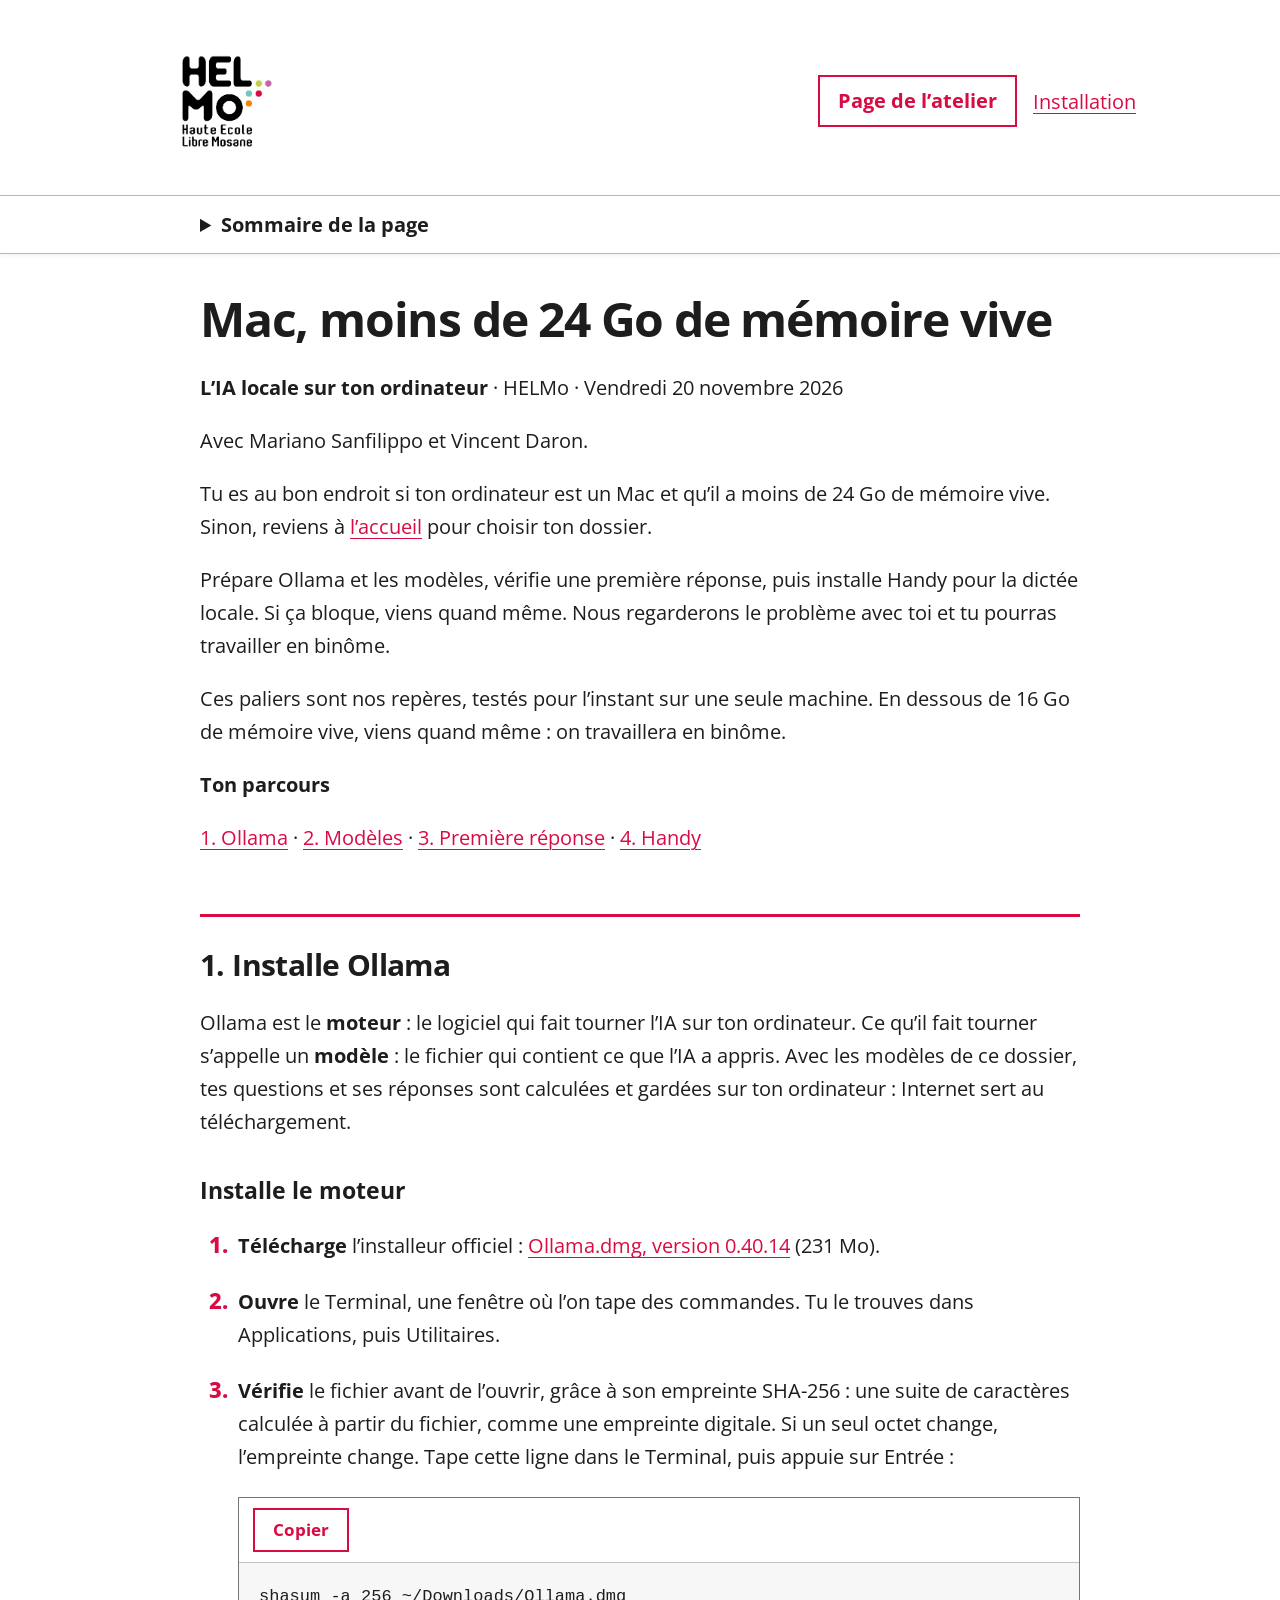
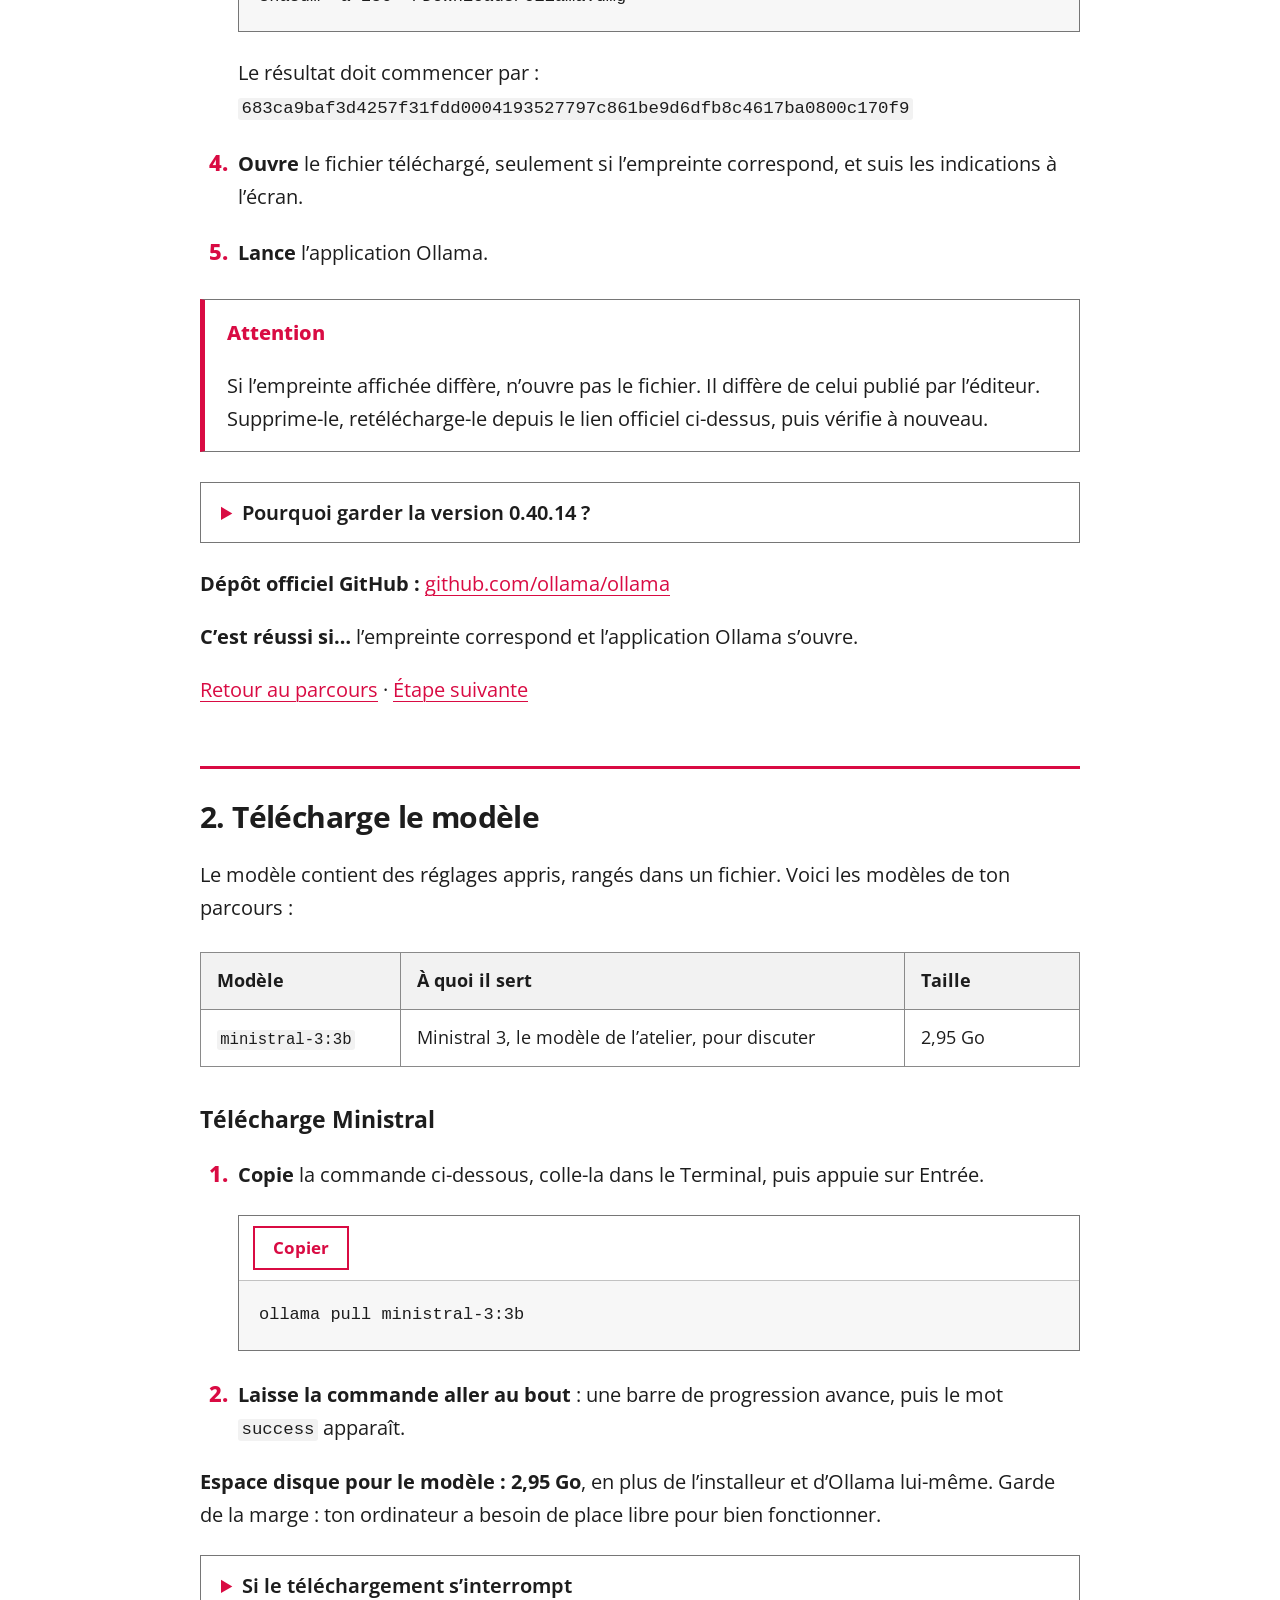
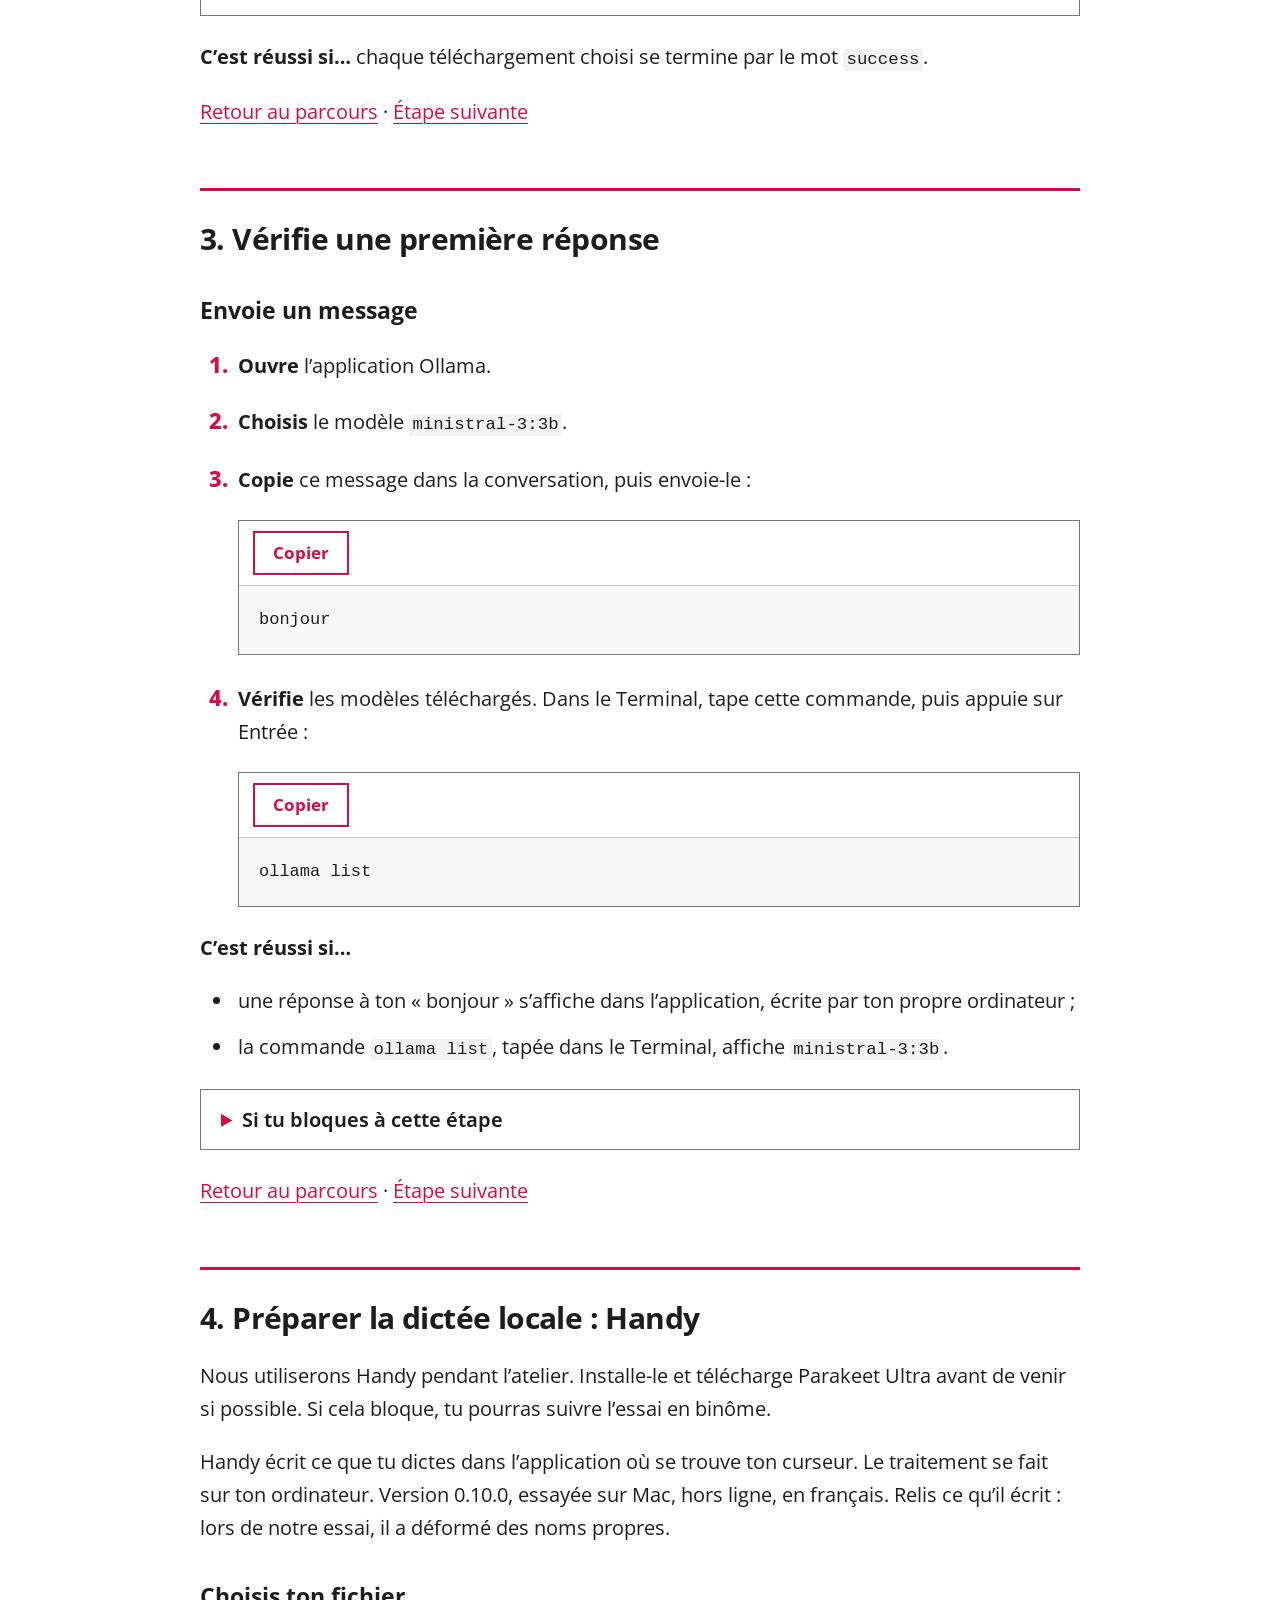
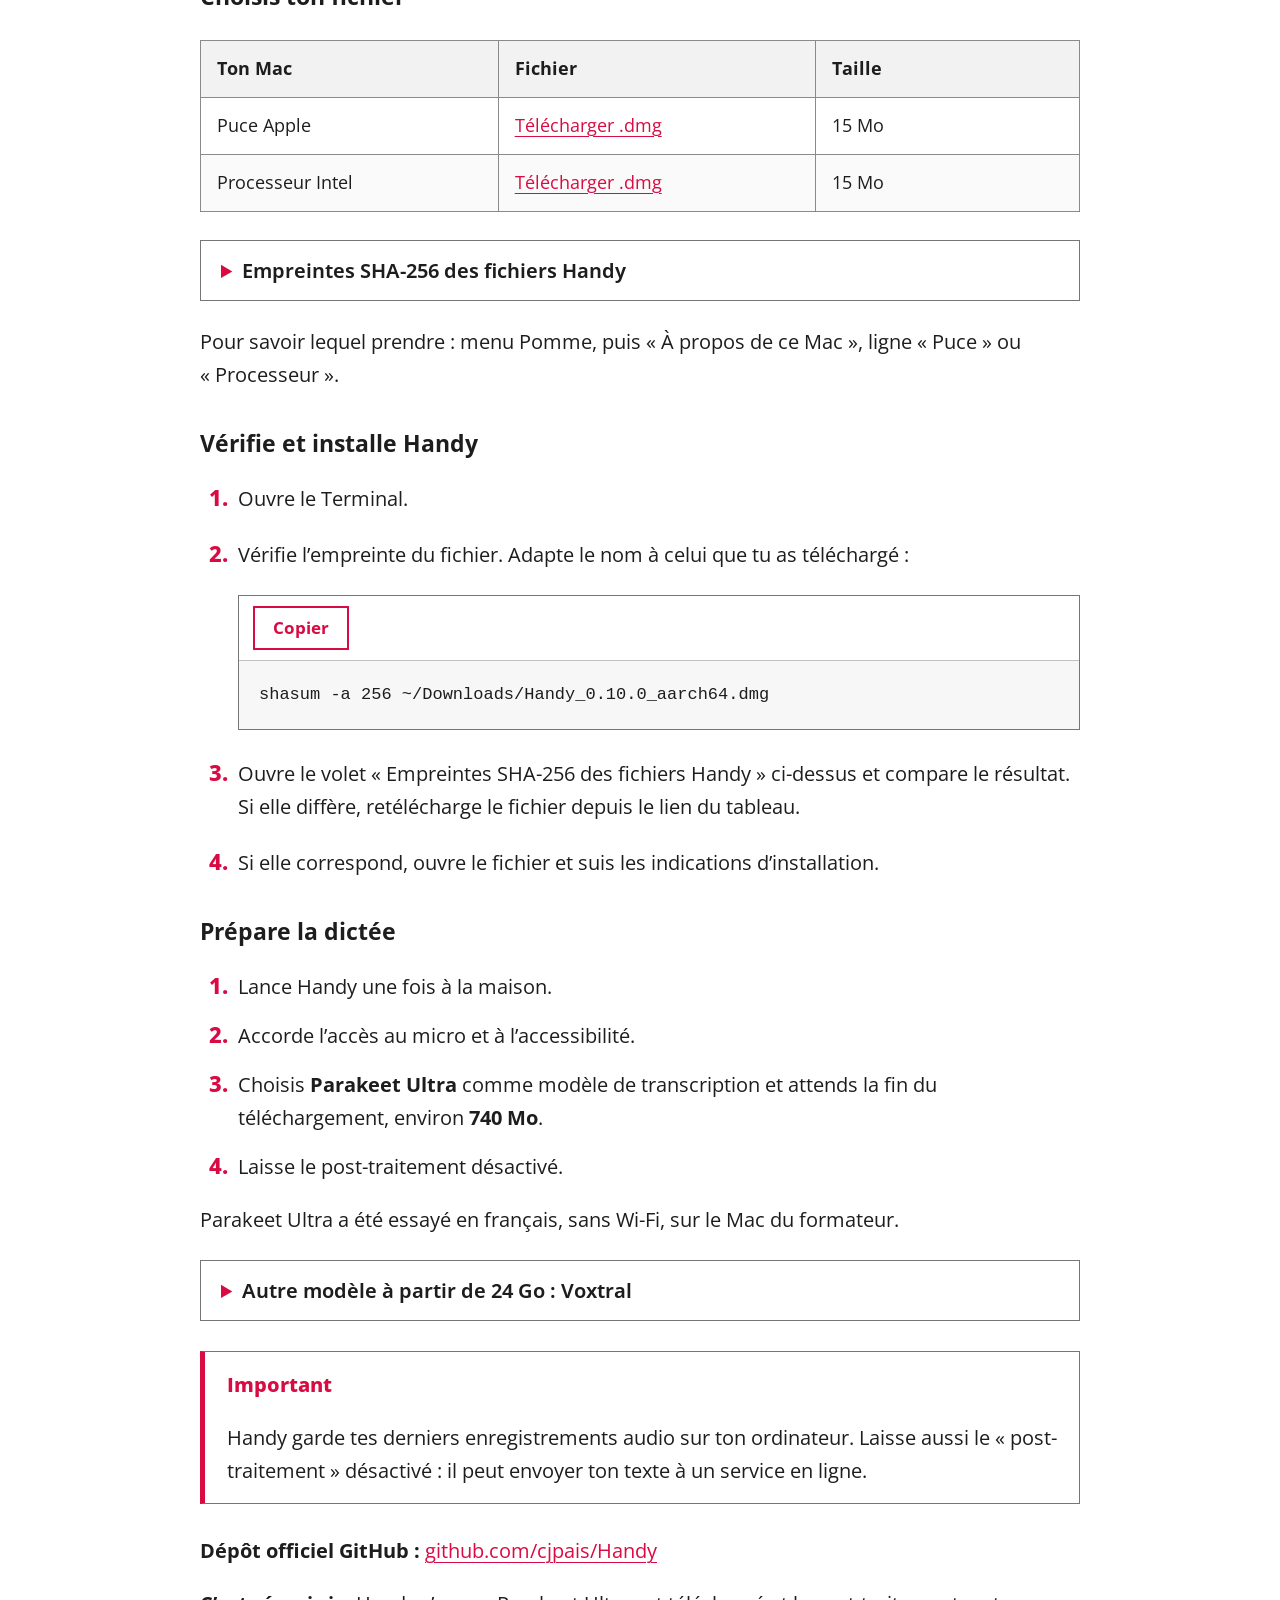
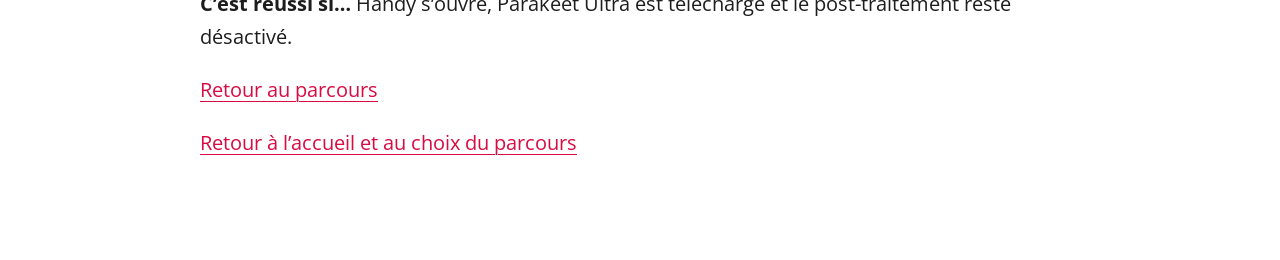
<file: docs/mac/moins-de-24-go/index.html>
<!doctype html>
<html lang="fr">
<head>
<meta charset="utf-8">
<meta name="viewport" content="width=device-width, initial-scale=1">
<meta name="color-scheme" content="light">
<meta name="referrer" content="no-referrer">
<meta http-equiv="Content-Security-Policy" content="default-src 'none'; img-src 'self'; font-src 'self'; style-src 'self'; script-src 'self'; connect-src 'none'; base-uri 'none'; form-action 'none'">
<title>Mac, moins de 24 Go de mémoire vive | HELMo</title>
<link rel="icon" href="../../assets/logo-helmo.png" type="image/png">
<link rel="stylesheet" href="../../assets/site.css">
<script src="../../assets/site.js" defer></script>
</head>
<body>
<a class="skip-link" href="#contenu">Aller au contenu</a>
<header class="site-header"><a class="logo-zone" href="https://www.helmo.be/" aria-label="HELMo, site de la haute école"><img src="../../assets/logo-helmo.png" alt="HELMo" width="120" height="120"></a><nav aria-label="Pages de l’atelier"><a class="main-link" href="../../jour-j/">Page de l’atelier</a><a href="../../">Installation</a></nav></header>
<nav class="page-toc" aria-label="Étapes de cette page"><details><summary>Sommaire de la page</summary><ol><li><a href="#ollama">1. Installe Ollama</a></li><li><a href="#modeles">2. Télécharge le modèle</a></li><li><a href="#premiere-reponse">3. Vérifie une première réponse</a></li><li><a href="#handy">4. Préparer la dictée locale : Handy</a></li></ol></details></nav>
<main><article id="contenu" tabindex="-1"><h1 id="mac-moins-de-24-go-de-mémoire-vive">Mac, moins de 24 Go de mémoire vive</h1>
<p><strong>L’IA locale sur ton ordinateur</strong> · HELMo · Vendredi 20 novembre 2026</p>
<p>Avec Mariano Sanfilippo et Vincent Daron.</p>
<p>Tu es au bon endroit si ton ordinateur est un Mac et qu’il a moins de 24 Go de mémoire vive. Sinon, reviens à <a href="../../">l’accueil</a> pour choisir ton dossier.</p>
<p>Prépare Ollama et les modèles, vérifie une première réponse, puis installe Handy pour la dictée locale. Si ça bloque, viens quand même. Nous regarderons le problème avec toi et tu pourras travailler en binôme.</p>
<p>Ces paliers sont nos repères, testés pour l’instant sur une seule machine. En dessous de 16 Go de mémoire vive, viens quand même : on travaillera en binôme.</p>
<p><a id="parcours"></a></p>
<p><strong>Ton parcours</strong></p>
<p><a href="#ollama">1. Ollama</a> · <a href="#modeles">2. Modèles</a> · <a href="#premiere-reponse">3. Première réponse</a> · <a href="#handy">4. Handy</a></p>
<p><a id="ollama"></a></p>
<h2 id="1-installe-ollama">1. Installe Ollama</h2>
<p>Ollama est le <strong>moteur</strong> : le logiciel qui fait tourner l’IA sur ton ordinateur. Ce qu’il fait tourner s’appelle un <strong>modèle</strong> : le fichier qui contient ce que l’IA a appris. Avec les modèles de ce dossier, tes questions et ses réponses sont calculées et gardées sur ton ordinateur : Internet sert au téléchargement.</p>
<h3 id="installe-le-moteur">Installe le moteur</h3>
<ol>
<li>
<p><strong>Télécharge</strong> l’installeur officiel : <a href="https://github.com/ollama/ollama/releases/download/v0.40.14/Ollama.dmg">Ollama.dmg, version 0.40.14</a> (231 Mo).</p>
</li>
<li>
<p><strong>Ouvre</strong> le Terminal, une fenêtre où l’on tape des commandes. Tu le trouves dans Applications, puis Utilitaires.</p>
</li>
<li>
<p><strong>Vérifie</strong> le fichier avant de l’ouvrir, grâce à son empreinte SHA-256 : une suite de caractères calculée à partir du fichier, comme une empreinte digitale. Si un seul octet change, l’empreinte change. Tape cette ligne dans le Terminal, puis appuie sur Entrée :</p>
<div class="code-block"><div class="code-tools"><button type="button" class="copy-button" aria-label="Copier le bloc 1" aria-describedby="code-1-status" data-copy="code-1">Copier</button><span id="code-1-status" role="status" aria-live="polite"></span></div><pre tabindex="0" aria-label="Bloc à copier 1"><code id="code-1">shasum -a 256 ~/Downloads/Ollama.dmg
</code></pre></div>
<p>Le résultat doit commencer par :
<code>683ca9baf3d4257f31fdd0004193527797c861be9d6dfb8c4617ba0800c170f9</code></p>
</li>
<li>
<p><strong>Ouvre</strong> le fichier téléchargé, seulement si l’empreinte correspond, et suis les indications à l’écran.</p>
</li>
<li>
<p><strong>Lance</strong> l’application Ollama.</p>
</li>
</ol>
<!-- À COMPLÉTER APRÈS T1 ET T2 : ce que montre le .dmg (glisser dans Applications ?), alerte de sécurité macOS au premier lancement, demande éventuelle de compte, installation de la commande ollama dans le Terminal. -->
<aside class="admonition" aria-label="Attention"><p class="admonition-title">Attention</p>
<p>Si l’empreinte affichée diffère, n’ouvre pas le fichier. Il diffère de celui publié par l’éditeur. Supprime-le, retélécharge-le depuis le lien officiel ci-dessus, puis vérifie à nouveau.</p>
</aside>
<details>
<summary>Pourquoi garder la version 0.40.14 ?</summary>
<p>L’atelier a été préparé avec cette version. Une version plus récente existe : elle n’a pas été essayée pour l’atelier.</p>
</details>
<p><strong>Dépôt officiel GitHub :</strong> <a href="https://github.com/ollama/ollama">github.com/ollama/ollama</a></p>
<p><strong>C’est réussi si…</strong> l’empreinte correspond et l’application Ollama s’ouvre.</p>
<p><a href="#parcours">Retour au parcours</a> · <a href="#modeles">Étape suivante</a></p>
<p><a id="modeles"></a></p>
<h2 id="2-télécharge-le-modèle">2. Télécharge le modèle</h2>
<p>Le modèle contient des réglages appris, rangés dans un fichier. Voici les modèles de ton parcours :</p>
<div class="table-scroll" role="region" aria-label="Tableau à faire défiler horizontalement" tabindex="0"><table>
<thead>
<tr>
<th>Modèle</th>
<th>À quoi il sert</th>
<th>Taille</th>
</tr>
</thead>
<tbody>
<tr>
<td><code>ministral-3:3b</code></td>
<td>Ministral 3, le modèle de l’atelier, pour discuter</td>
<td>2,95 Go</td>
</tr>
</tbody>
</table></div>
<h3 id="télécharge-ministral">Télécharge Ministral</h3>
<ol>
<li>
<p><strong>Copie</strong> la commande ci-dessous, colle-la dans le Terminal, puis appuie sur Entrée.</p>
<div class="code-block"><div class="code-tools"><button type="button" class="copy-button" aria-label="Copier le bloc 2" aria-describedby="code-2-status" data-copy="code-2">Copier</button><span id="code-2-status" role="status" aria-live="polite"></span></div><pre tabindex="0" aria-label="Bloc à copier 2"><code id="code-2">ollama pull ministral-3:3b
</code></pre></div>
</li>
<li>
<p><strong>Laisse la commande aller au bout</strong> : une barre de progression avance, puis le mot <code>success</code> apparaît.</p>
</li>
</ol>
<p><strong>Espace disque pour le modèle : 2,95 Go</strong>, en plus de l’installeur et d’Ollama lui-même. Garde de la marge : ton ordinateur a besoin de place libre pour bien fonctionner.</p>
<details>
<summary>Si le téléchargement s’interrompt</summary>
<p>Ollama est conçu pour reprendre : relance la même commande sans rien supprimer.</p>
</details>
<p><strong>C’est réussi si…</strong> chaque téléchargement choisi se termine par le mot <code>success</code>.</p>
<p><a href="#parcours">Retour au parcours</a> · <a href="#premiere-reponse">Étape suivante</a></p>
<p><a id="premiere-reponse"></a></p>
<h2 id="3-vérifie-une-première-réponse">3. Vérifie une première réponse</h2>
<h3 id="envoie-un-message">Envoie un message</h3>
<ol>
<li>
<p><strong>Ouvre</strong> l’application Ollama.</p>
</li>
<li>
<p><strong>Choisis</strong> le modèle <code>ministral-3:3b</code>.</p>
</li>
<li>
<p><strong>Copie</strong> ce message dans la conversation, puis envoie-le :</p>
<div class="code-block"><div class="code-tools"><button type="button" class="copy-button" aria-label="Copier le bloc 3" aria-describedby="code-3-status" data-copy="code-3">Copier</button><span id="code-3-status" role="status" aria-live="polite"></span></div><pre tabindex="0" aria-label="Bloc à copier 3"><code id="code-3">bonjour
</code></pre></div>
</li>
<li>
<p><strong>Vérifie</strong> les modèles téléchargés. Dans le Terminal, tape cette commande, puis appuie sur Entrée :</p>
<div class="code-block"><div class="code-tools"><button type="button" class="copy-button" aria-label="Copier le bloc 4" aria-describedby="code-4-status" data-copy="code-4">Copier</button><span id="code-4-status" role="status" aria-live="polite"></span></div><pre tabindex="0" aria-label="Bloc à copier 4"><code id="code-4">ollama list
</code></pre></div>
</li>
</ol>
<!-- À COMPLÉTER APRÈS T1 ET T2 : où se trouve le choix du modèle dans l'application Ollama, et à quoi ressemble l'écran de réponse. -->
<p><strong>C’est réussi si…</strong></p>
<ul>
<li>une réponse à ton « bonjour » s’affiche dans l’application, écrite par ton propre ordinateur ;</li>
<li>la commande <code>ollama list</code>, tapée dans le Terminal, affiche <code>ministral-3:3b</code>.</li>
</ul>
<details>
<summary>Si tu bloques à cette étape</summary>
<p>Note le message exact qui s’affiche et apporte ton ordinateur le 20 novembre. Tu peux aussi coller ce message dans une IA en ligne pour qu’elle te l’explique. Retire d’abord ton nom, les chemins de tes dossiers personnels et toute adresse ou clé : ce message quitte alors ton ordinateur.</p>
</details>
<p><a href="#parcours">Retour au parcours</a> · <a href="#handy">Étape suivante</a></p>
<p><a id="handy"></a></p>
<h2 id="4-préparer-la-dictée-locale--handy">4. Préparer la dictée locale : Handy</h2>
<p>Nous utiliserons Handy pendant l’atelier. Installe-le et télécharge Parakeet Ultra avant de venir si possible. Si cela bloque, tu pourras suivre l’essai en binôme.</p>
<p>Handy écrit ce que tu dictes dans l’application où se trouve ton curseur. Le traitement se fait sur ton ordinateur. Version 0.10.0, essayée sur Mac, hors ligne, en français. Relis ce qu’il écrit : lors de notre essai, il a déformé des noms propres.</p>
<h3 id="choisis-ton-fichier">Choisis ton fichier</h3>
<div class="table-scroll" role="region" aria-label="Tableau à faire défiler horizontalement" tabindex="0"><table>
<thead>
<tr>
<th>Ton Mac</th>
<th>Fichier</th>
<th>Taille</th>
</tr>
</thead>
<tbody>
<tr>
<td>Puce Apple</td>
<td><a href="https://github.com/cjpais/Handy/releases/download/v0.10.0/Handy_0.10.0_aarch64.dmg">Télécharger .dmg</a></td>
<td>15 Mo</td>
</tr>
<tr>
<td>Processeur Intel</td>
<td><a href="https://github.com/cjpais/Handy/releases/download/v0.10.0/Handy_0.10.0_x64.dmg">Télécharger .dmg</a></td>
<td>15 Mo</td>
</tr>
</tbody>
</table></div>
<details>
<summary>Empreintes SHA-256 des fichiers Handy</summary>
<p><strong>Handy_0.10.0_aarch64.dmg</strong></p>
<div class="code-block"><div class="code-tools"><button type="button" class="copy-button" aria-label="Copier le bloc 5" aria-describedby="code-5-status" data-copy="code-5">Copier</button><span id="code-5-status" role="status" aria-live="polite"></span></div><pre tabindex="0" aria-label="Bloc à copier 5"><code id="code-5">bdc41359af0b8b3014f14c44ea3fe85b1e45387bdad261bd4a2cfc92f7f35496
</code></pre></div>
<p><strong>Handy_0.10.0_x64.dmg</strong></p>
<div class="code-block"><div class="code-tools"><button type="button" class="copy-button" aria-label="Copier le bloc 6" aria-describedby="code-6-status" data-copy="code-6">Copier</button><span id="code-6-status" role="status" aria-live="polite"></span></div><pre tabindex="0" aria-label="Bloc à copier 6"><code id="code-6">210cc45fa66c899dcb8848df807779c7a808fe8e6dd863b9d5ed448a8acd7d3a
</code></pre></div>
</details>
<p>Pour savoir lequel prendre : menu Pomme, puis « À propos de ce Mac », ligne « Puce » ou « Processeur ».</p>
<h3 id="vérifie-et-installe-handy">Vérifie et installe Handy</h3>
<ol>
<li>
<p>Ouvre le Terminal.</p>
</li>
<li>
<p>Vérifie l’empreinte du fichier. Adapte le nom à celui que tu as téléchargé :</p>
<div class="code-block"><div class="code-tools"><button type="button" class="copy-button" aria-label="Copier le bloc 7" aria-describedby="code-7-status" data-copy="code-7">Copier</button><span id="code-7-status" role="status" aria-live="polite"></span></div><pre tabindex="0" aria-label="Bloc à copier 7"><code id="code-7">shasum -a 256 ~/Downloads/Handy_0.10.0_aarch64.dmg
</code></pre></div>
</li>
<li>
<p>Ouvre le volet « Empreintes SHA-256 des fichiers Handy » ci-dessus et compare le résultat. Si elle diffère, retélécharge le fichier depuis le lien du tableau.</p>
</li>
<li>
<p>Si elle correspond, ouvre le fichier et suis les indications d’installation.</p>
</li>
</ol>
<h3 id="prépare-la-dictée">Prépare la dictée</h3>
<ol>
<li>Lance Handy une fois à la maison.</li>
<li>Accorde l’accès au micro et à l’accessibilité.</li>
<li>Choisis <strong>Parakeet Ultra</strong> comme modèle de transcription et attends la fin du téléchargement, environ <strong>740 Mo</strong>.</li>
<li>Laisse le post-traitement désactivé.</li>
</ol>
<p>Parakeet Ultra a été essayé en français, sans Wi-Fi, sur le Mac du formateur.</p>
<details>
<summary>Autre modèle à partir de 24 Go : Voxtral</summary>
<p>Voxtral donne un résultat proche, pour une taille bien plus grande. Pour l’atelier, prépare Parakeet Ultra.</p>
</details>
<aside class="admonition" aria-label="Important"><p class="admonition-title">Important</p>
<p>Handy garde tes derniers enregistrements audio sur ton ordinateur. Laisse aussi le « post-traitement » désactivé : il peut envoyer ton texte à un service en ligne.</p>
</aside>
<p><strong>Dépôt officiel GitHub :</strong> <a href="https://github.com/cjpais/Handy">github.com/cjpais/Handy</a></p>
<p><strong>C’est réussi si…</strong> Handy s’ouvre, Parakeet Ultra est téléchargé et le post-traitement reste désactivé.</p>
<p><a href="#parcours">Retour au parcours</a></p>
<p><a href="../../">Retour à l’accueil et au choix du parcours</a></p>
</article></main>
</body>
</html>
</file>
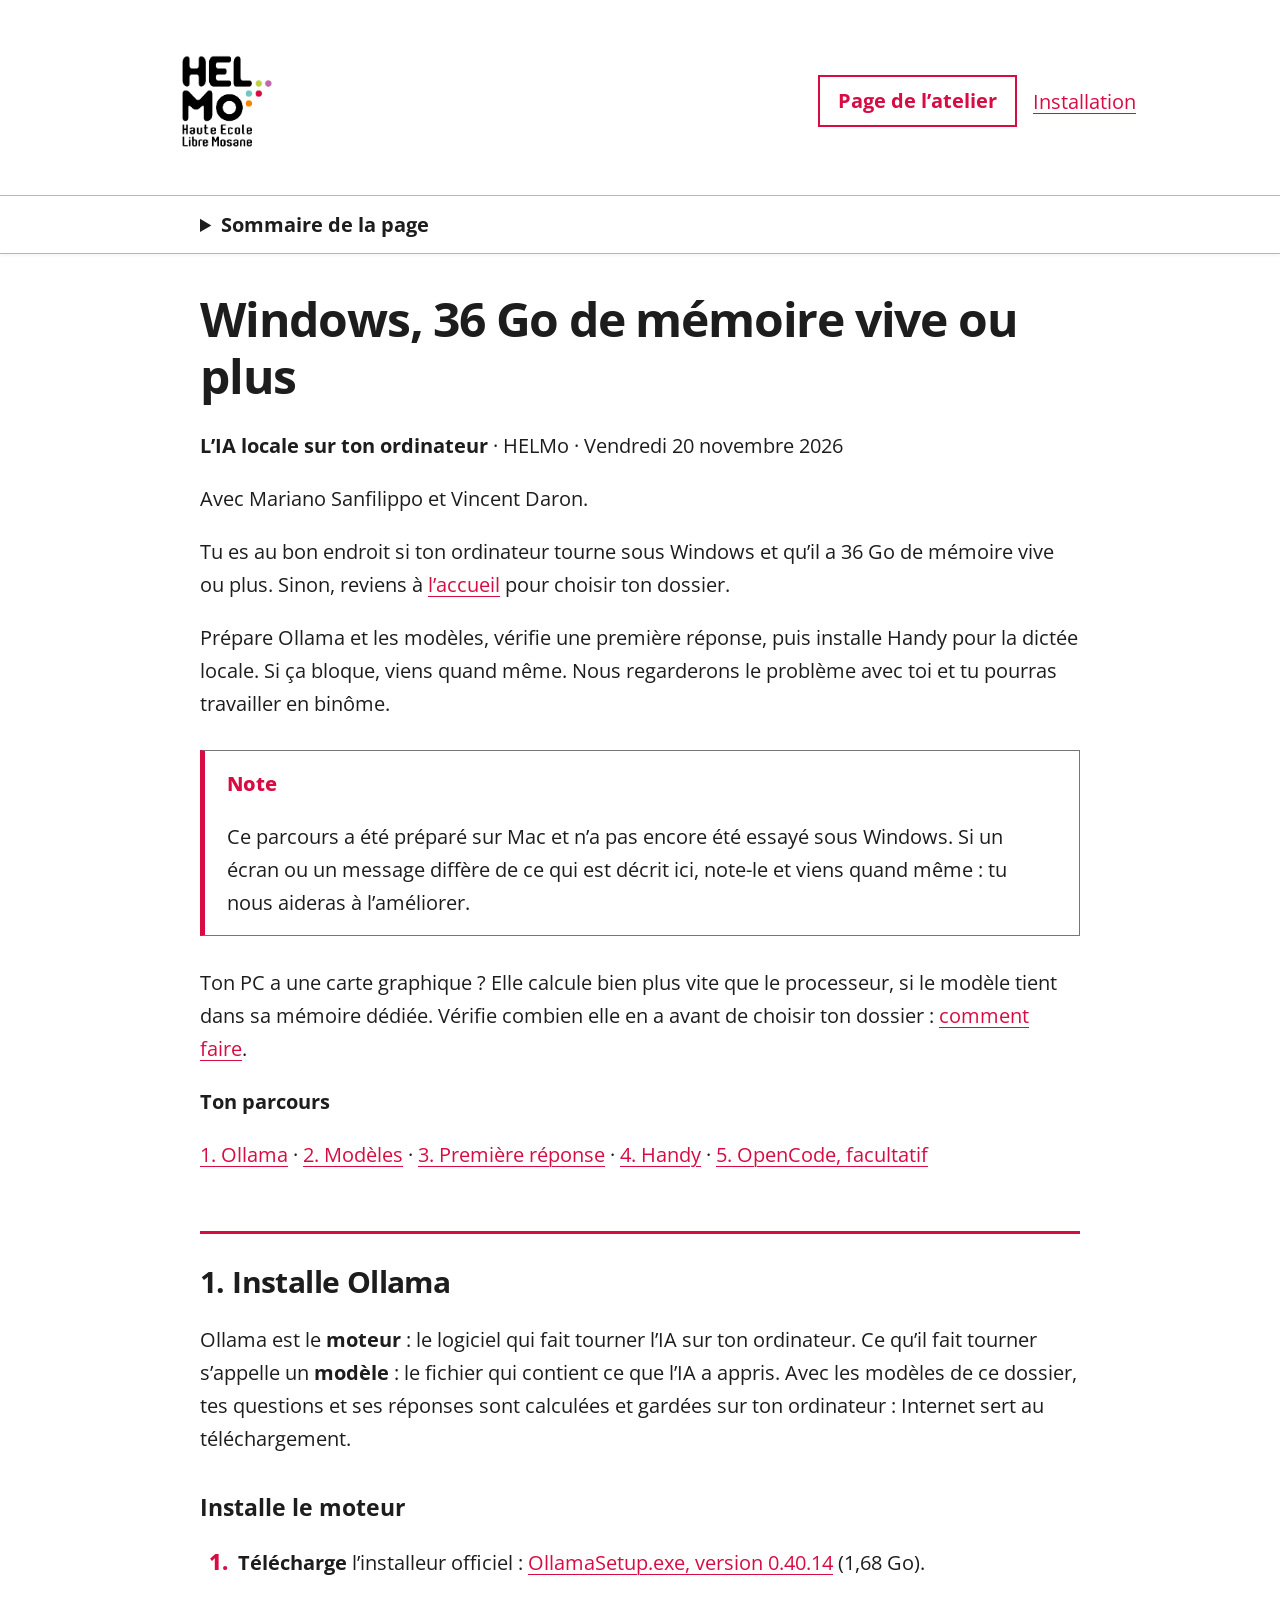
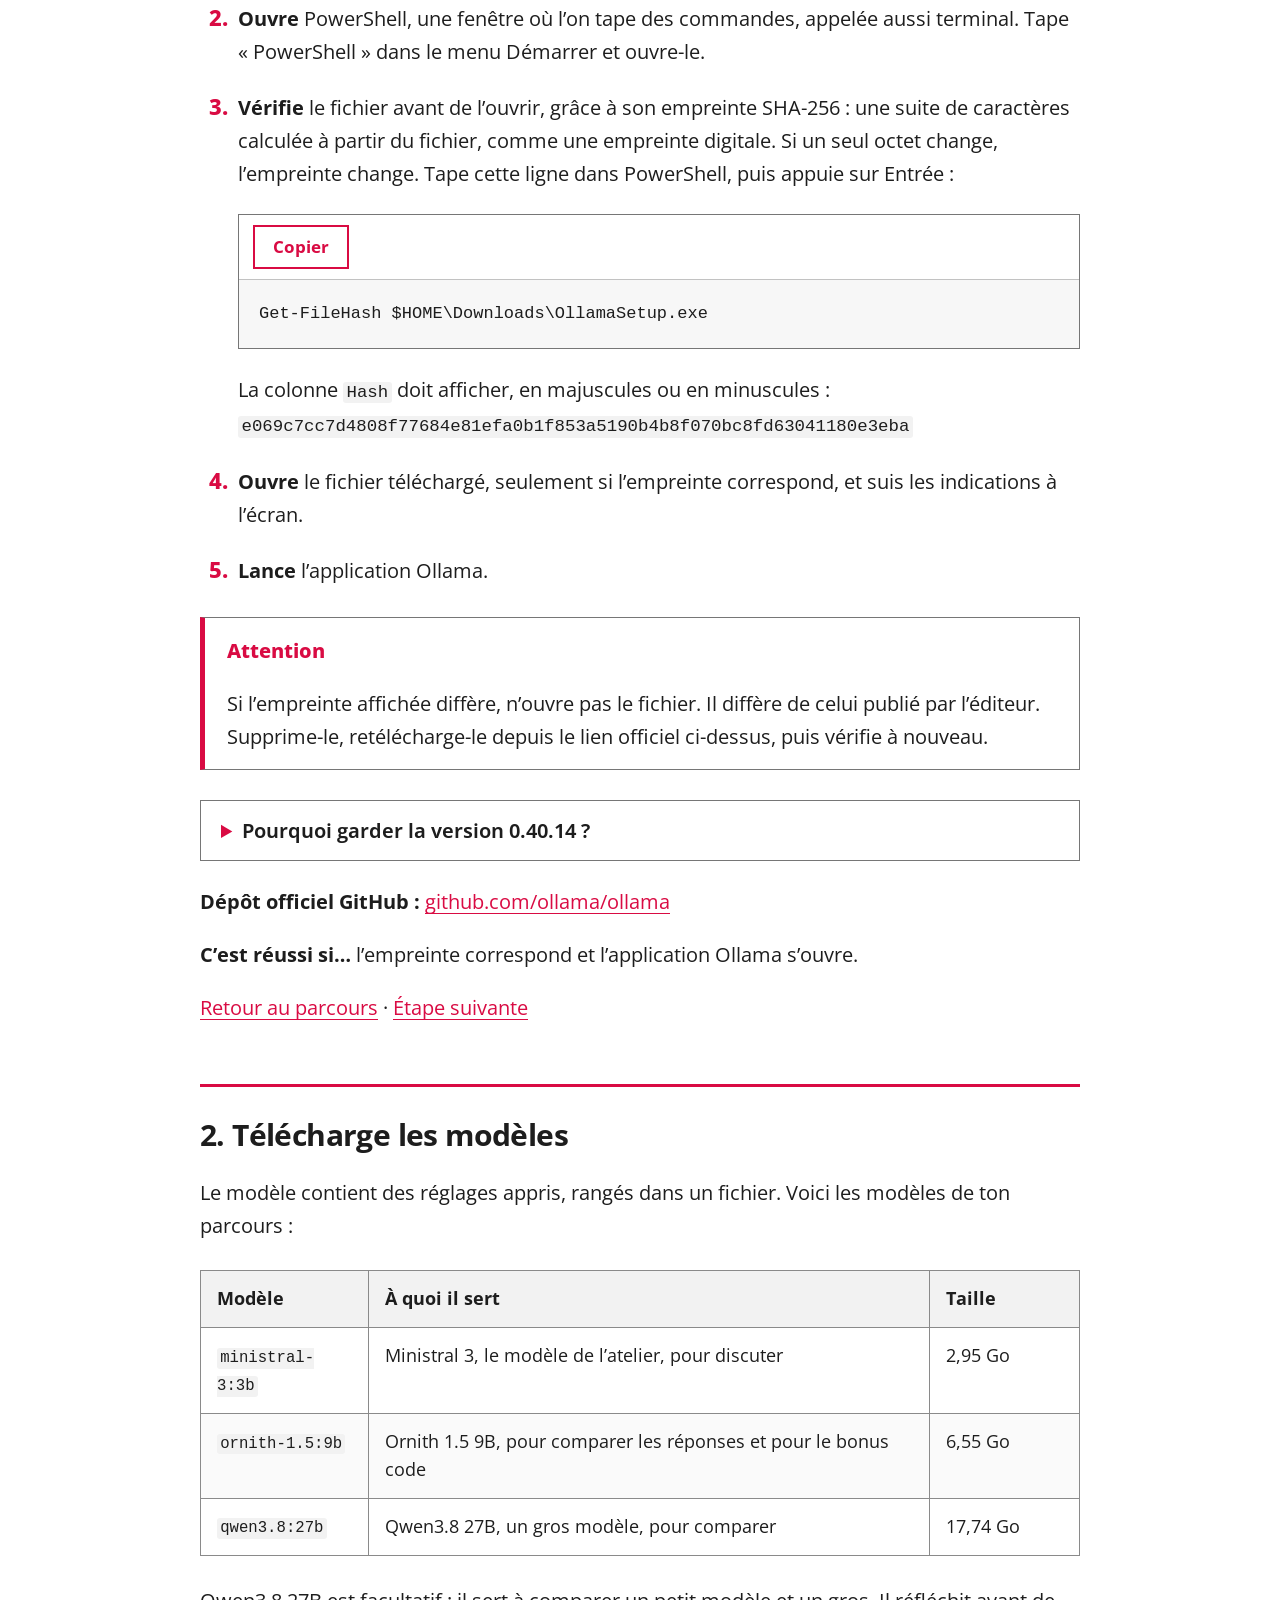
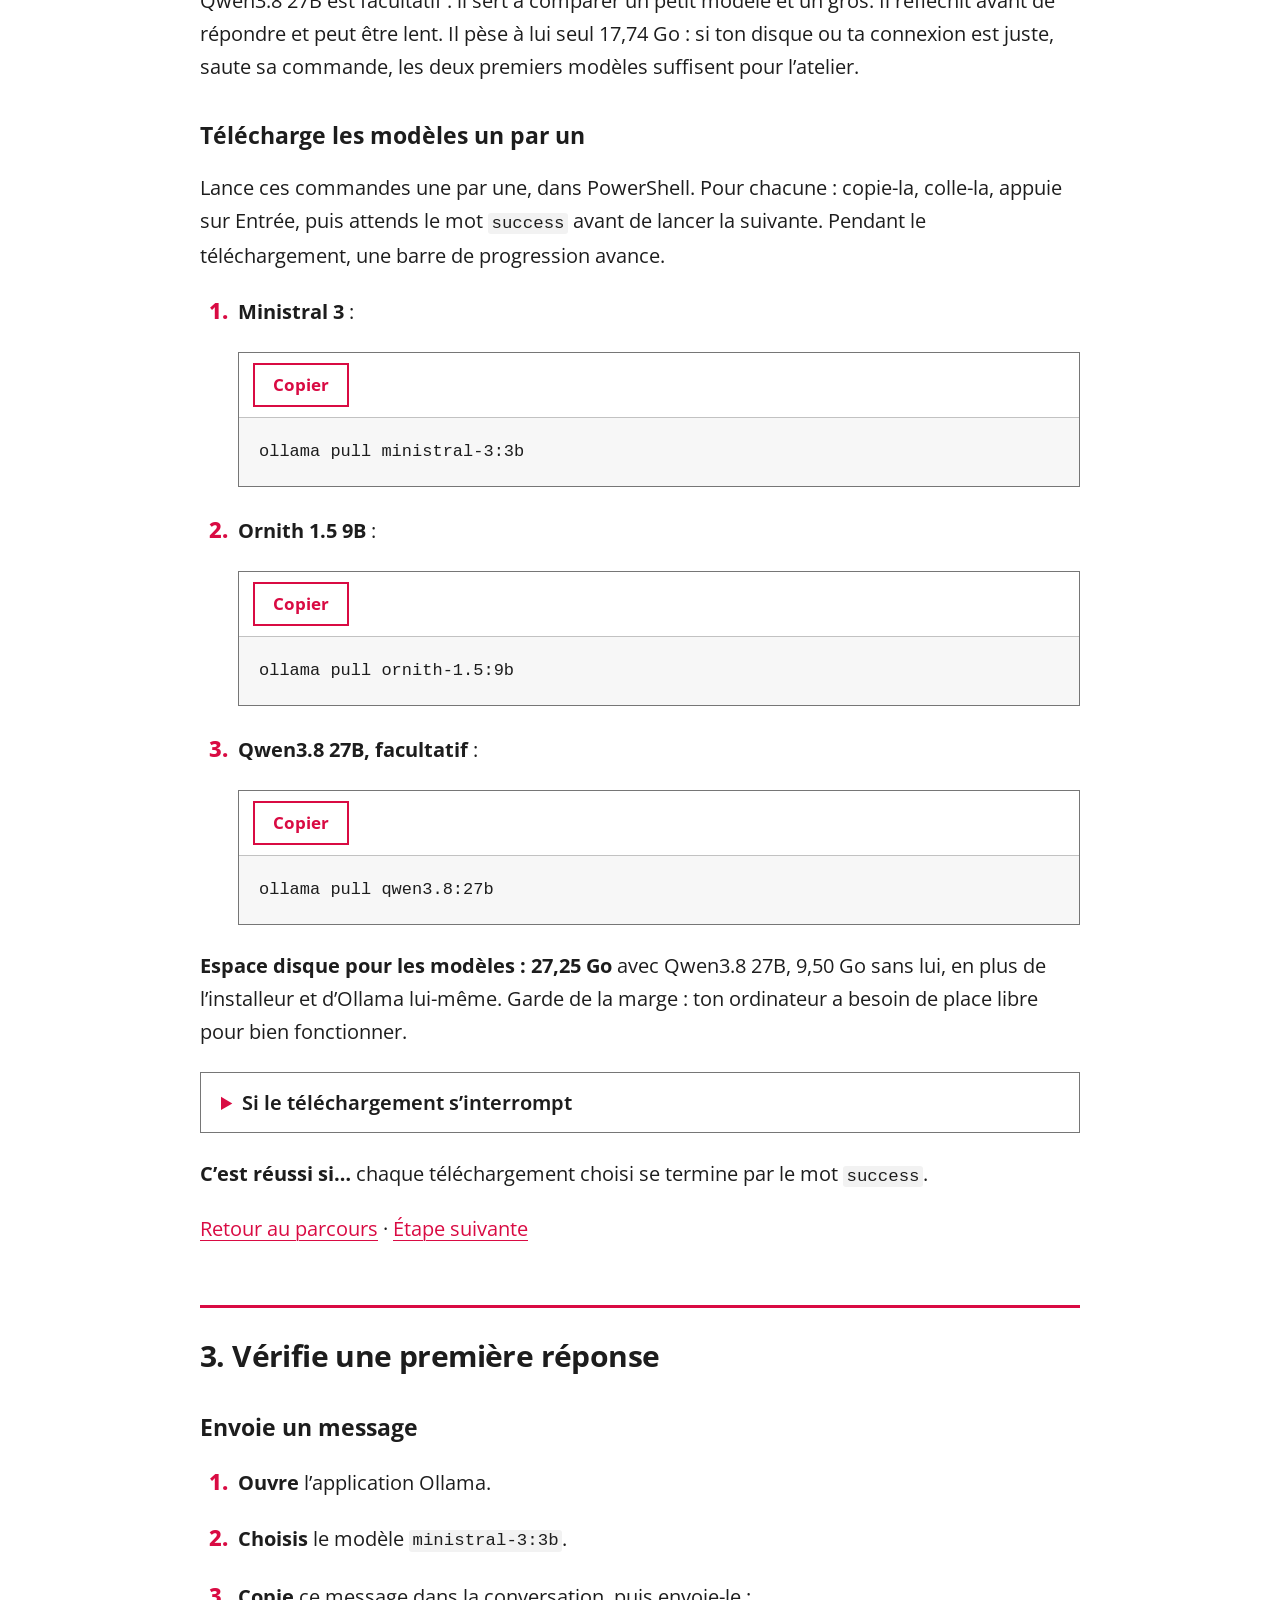
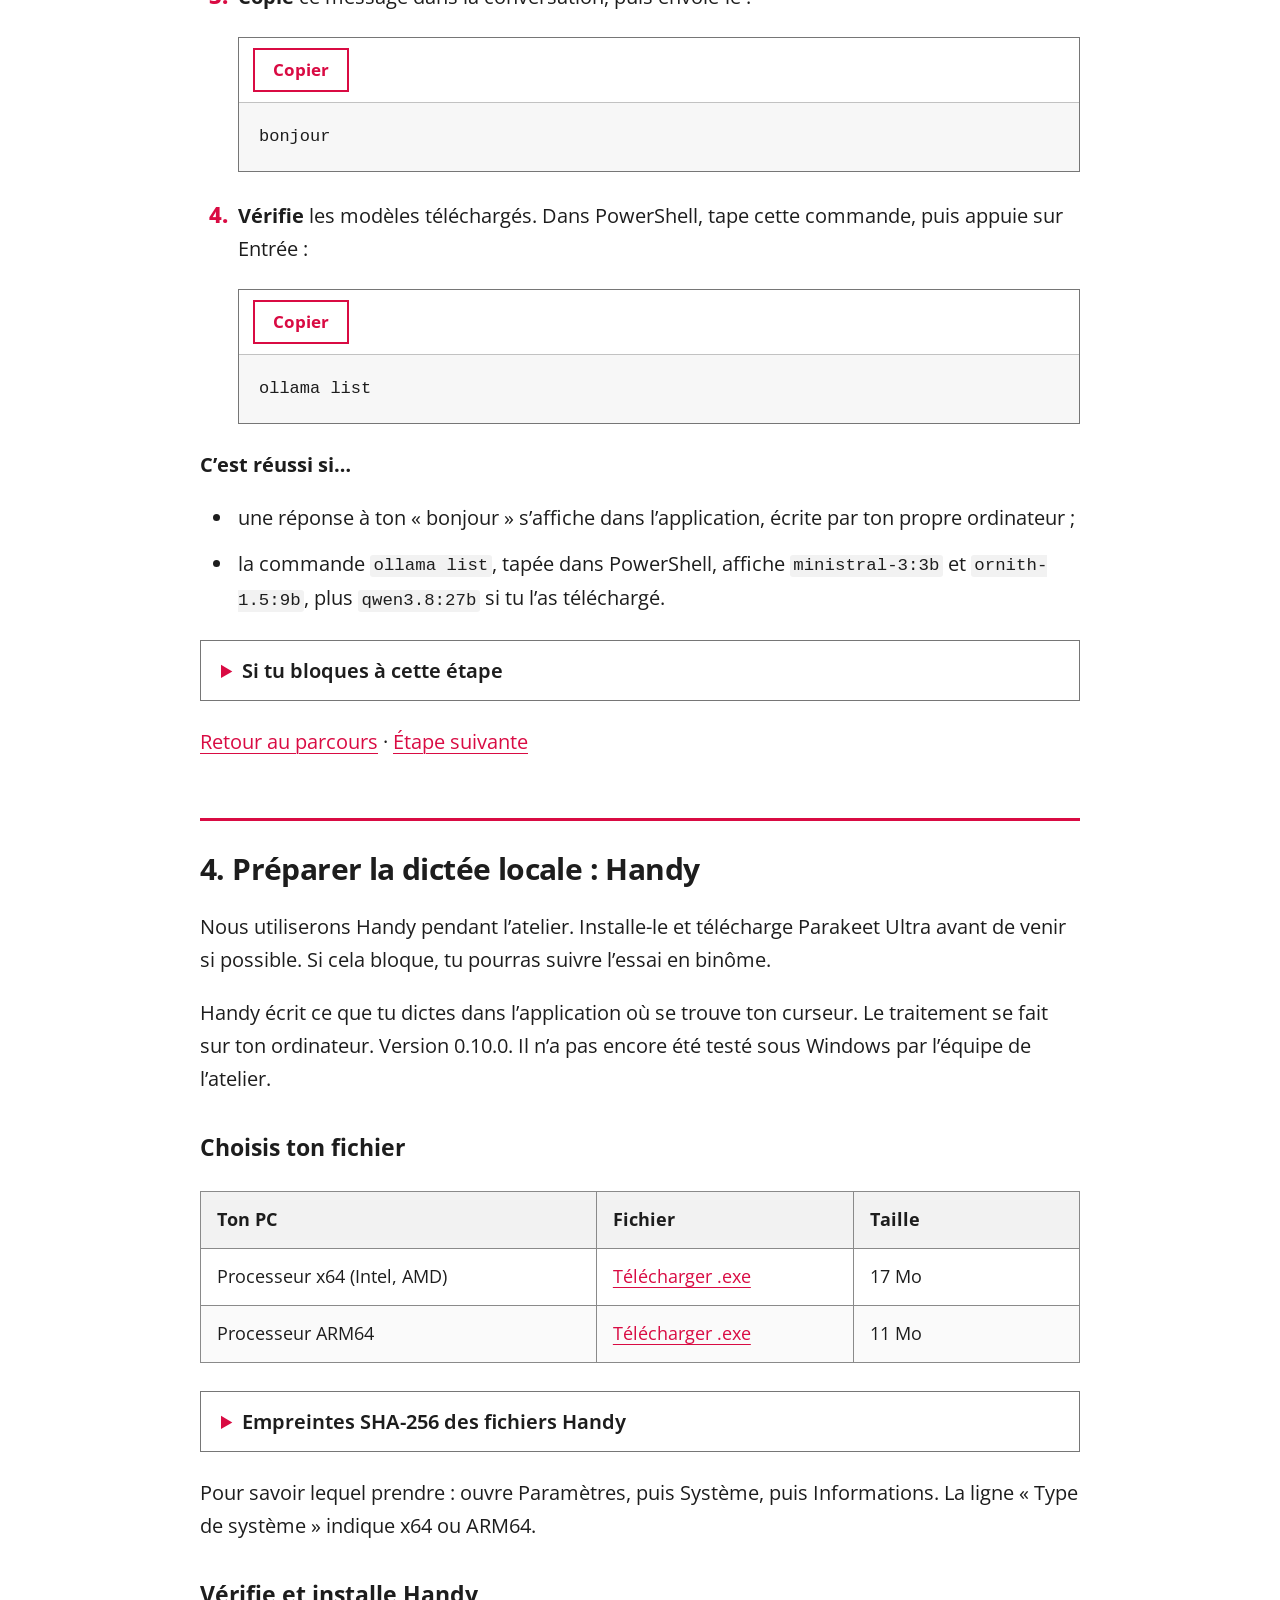
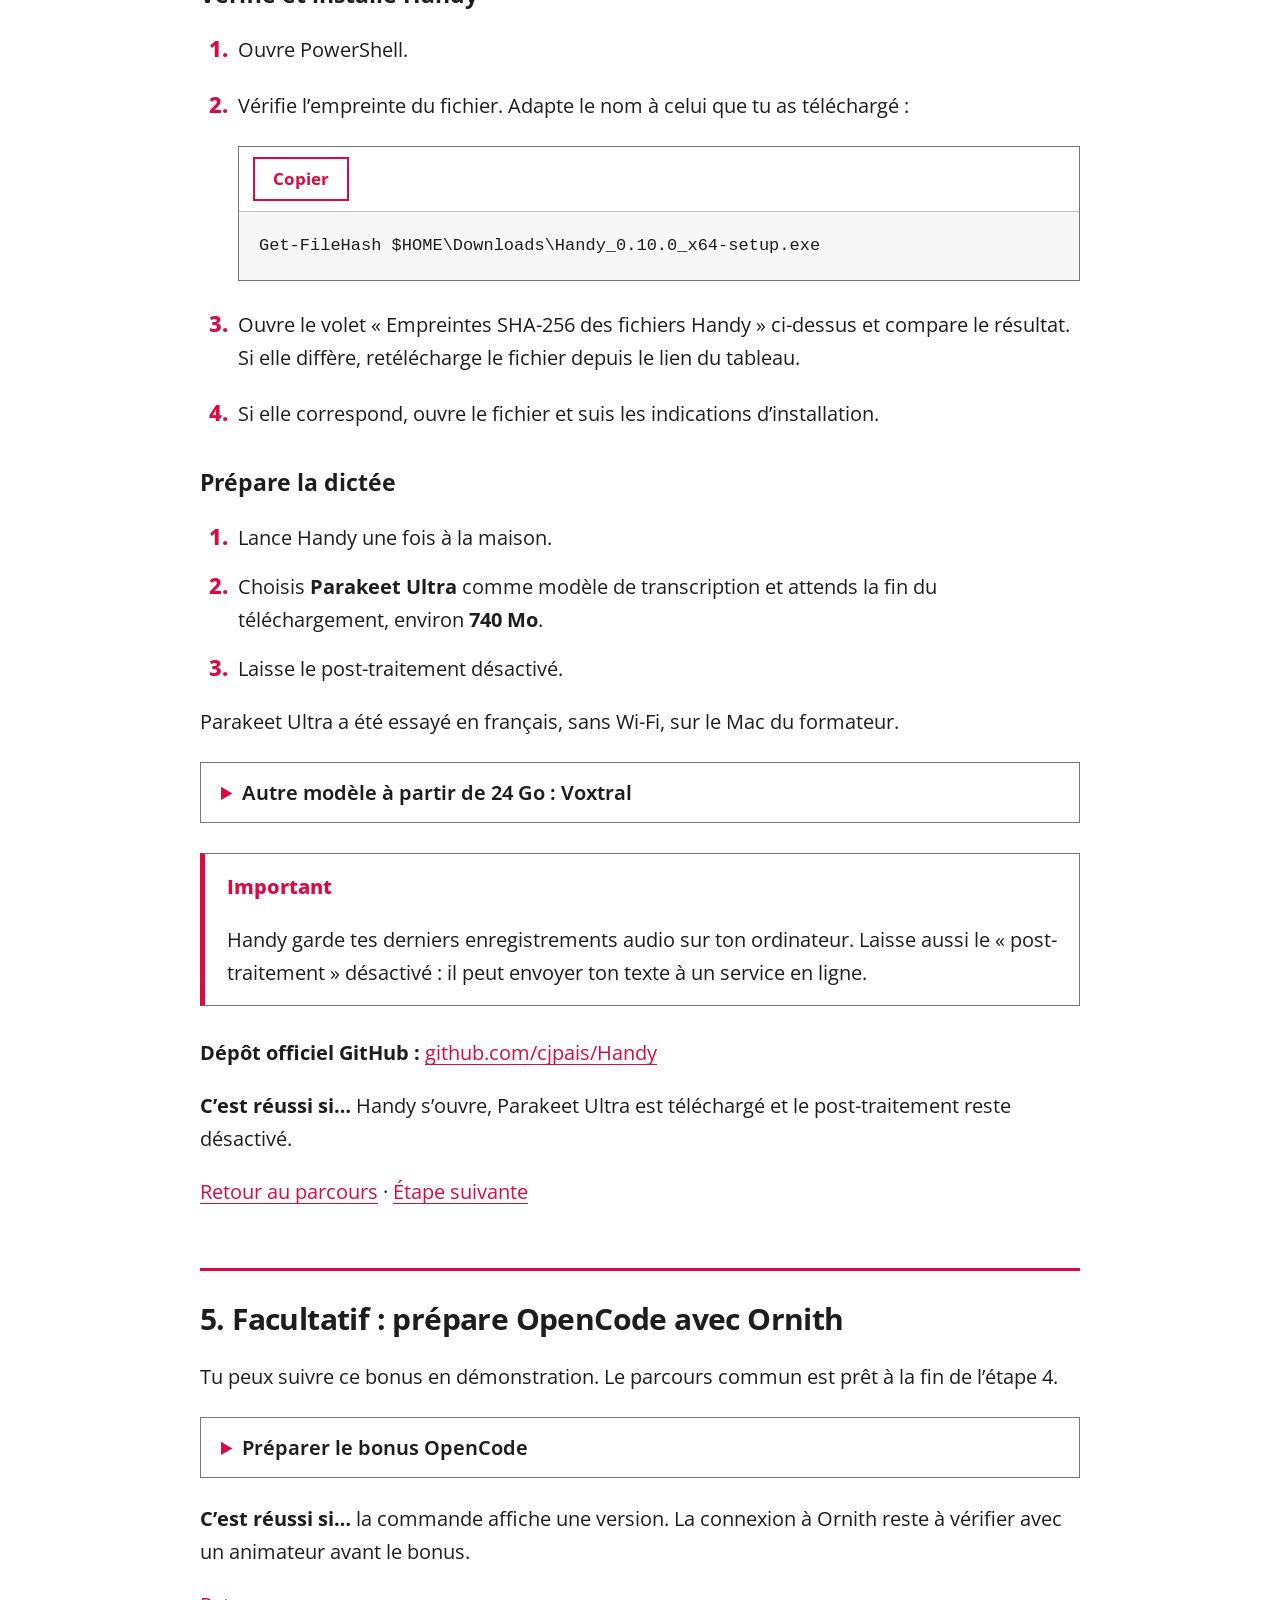
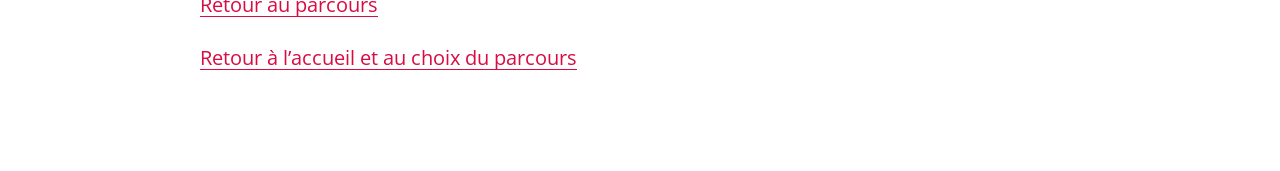
<file: docs/windows/36-go-et-plus/index.html>
<!doctype html>
<html lang="fr">
<head>
<meta charset="utf-8">
<meta name="viewport" content="width=device-width, initial-scale=1">
<meta name="color-scheme" content="light">
<meta name="referrer" content="no-referrer">
<meta http-equiv="Content-Security-Policy" content="default-src 'none'; img-src 'self'; font-src 'self'; style-src 'self'; script-src 'self'; connect-src 'none'; base-uri 'none'; form-action 'none'">
<title>Windows, 36 Go de mémoire vive ou plus | HELMo</title>
<link rel="icon" href="../../assets/logo-helmo.png" type="image/png">
<link rel="stylesheet" href="../../assets/site.css">
<script src="../../assets/site.js" defer></script>
</head>
<body>
<a class="skip-link" href="#contenu">Aller au contenu</a>
<header class="site-header"><a class="logo-zone" href="https://www.helmo.be/" aria-label="HELMo, site de la haute école"><img src="../../assets/logo-helmo.png" alt="HELMo" width="120" height="120"></a><nav aria-label="Pages de l’atelier"><a class="main-link" href="../../jour-j/">Page de l’atelier</a><a href="../../">Installation</a></nav></header>
<nav class="page-toc" aria-label="Étapes de cette page"><details><summary>Sommaire de la page</summary><ol><li><a href="#ollama">1. Installe Ollama</a></li><li><a href="#modeles">2. Télécharge les modèles</a></li><li><a href="#premiere-reponse">3. Vérifie une première réponse</a></li><li><a href="#handy">4. Préparer la dictée locale : Handy</a></li><li><a href="#opencode">5. Facultatif : prépare OpenCode avec Ornith</a></li></ol></details></nav>
<main><article id="contenu" tabindex="-1"><h1 id="windows-36-go-de-mémoire-vive-ou-plus">Windows, 36 Go de mémoire vive ou plus</h1>
<p><strong>L’IA locale sur ton ordinateur</strong> · HELMo · Vendredi 20 novembre 2026</p>
<p>Avec Mariano Sanfilippo et Vincent Daron.</p>
<p>Tu es au bon endroit si ton ordinateur tourne sous Windows et qu’il a 36 Go de mémoire vive ou plus. Sinon, reviens à <a href="../../">l’accueil</a> pour choisir ton dossier.</p>
<p>Prépare Ollama et les modèles, vérifie une première réponse, puis installe Handy pour la dictée locale. Si ça bloque, viens quand même. Nous regarderons le problème avec toi et tu pourras travailler en binôme.</p>
<aside class="admonition" aria-label="Note"><p class="admonition-title">Note</p>
<p>Ce parcours a été préparé sur Mac et n’a pas encore été essayé sous Windows. Si un écran ou un message diffère de ce qui est décrit ici, note-le et viens quand même : tu nous aideras à l’améliorer.</p>
</aside>
<p>Ton PC a une carte graphique ? Elle calcule bien plus vite que le processeur, si le modèle tient dans sa mémoire dédiée. Vérifie combien elle en a avant de choisir ton dossier : <a href="../../#et-si-ton-pc-a-une-carte-graphique-windows-et-linux">comment faire</a>.</p>
<p><a id="parcours"></a></p>
<p><strong>Ton parcours</strong></p>
<p><a href="#ollama">1. Ollama</a> · <a href="#modeles">2. Modèles</a> · <a href="#premiere-reponse">3. Première réponse</a> · <a href="#handy">4. Handy</a> · <a href="#opencode">5. OpenCode, facultatif</a></p>
<p><a id="ollama"></a></p>
<h2 id="1-installe-ollama">1. Installe Ollama</h2>
<p>Ollama est le <strong>moteur</strong> : le logiciel qui fait tourner l’IA sur ton ordinateur. Ce qu’il fait tourner s’appelle un <strong>modèle</strong> : le fichier qui contient ce que l’IA a appris. Avec les modèles de ce dossier, tes questions et ses réponses sont calculées et gardées sur ton ordinateur : Internet sert au téléchargement.</p>
<h3 id="installe-le-moteur">Installe le moteur</h3>
<ol>
<li>
<p><strong>Télécharge</strong> l’installeur officiel : <a href="https://github.com/ollama/ollama/releases/download/v0.40.14/OllamaSetup.exe">OllamaSetup.exe, version 0.40.14</a> (1,68 Go).</p>
</li>
<li>
<p><strong>Ouvre</strong> PowerShell, une fenêtre où l’on tape des commandes, appelée aussi terminal. Tape « PowerShell » dans le menu Démarrer et ouvre-le.</p>
</li>
<li>
<p><strong>Vérifie</strong> le fichier avant de l’ouvrir, grâce à son empreinte SHA-256 : une suite de caractères calculée à partir du fichier, comme une empreinte digitale. Si un seul octet change, l’empreinte change. Tape cette ligne dans PowerShell, puis appuie sur Entrée :</p>
<div class="code-block"><div class="code-tools"><button type="button" class="copy-button" aria-label="Copier le bloc 1" aria-describedby="code-1-status" data-copy="code-1">Copier</button><span id="code-1-status" role="status" aria-live="polite"></span></div><pre tabindex="0" aria-label="Bloc à copier 1"><code id="code-1">Get-FileHash $HOME\Downloads\OllamaSetup.exe
</code></pre></div>
<p>La colonne <code>Hash</code> doit afficher, en majuscules ou en minuscules :
<code>e069c7cc7d4808f77684e81efa0b1f853a5190b4b8f070bc8fd63041180e3eba</code></p>
</li>
<li>
<p><strong>Ouvre</strong> le fichier téléchargé, seulement si l’empreinte correspond, et suis les indications à l’écran.</p>
</li>
<li>
<p><strong>Lance</strong> l’application Ollama.</p>
</li>
</ol>
<!-- À COMPLÉTER APRÈS T1 ET T2 : procédure Windows pas encore essayée. Écrans de l'installeur, avertissement SmartScreen éventuel, demande éventuelle de compte, disponibilité de la commande ollama dans PowerShell. -->
<aside class="admonition" aria-label="Attention"><p class="admonition-title">Attention</p>
<p>Si l’empreinte affichée diffère, n’ouvre pas le fichier. Il diffère de celui publié par l’éditeur. Supprime-le, retélécharge-le depuis le lien officiel ci-dessus, puis vérifie à nouveau.</p>
</aside>
<details>
<summary>Pourquoi garder la version 0.40.14 ?</summary>
<p>L’atelier a été préparé avec cette version. Une version plus récente existe : elle n’a pas été essayée pour l’atelier.</p>
</details>
<p><strong>Dépôt officiel GitHub :</strong> <a href="https://github.com/ollama/ollama">github.com/ollama/ollama</a></p>
<p><strong>C’est réussi si…</strong> l’empreinte correspond et l’application Ollama s’ouvre.</p>
<p><a href="#parcours">Retour au parcours</a> · <a href="#modeles">Étape suivante</a></p>
<p><a id="modeles"></a></p>
<h2 id="2-télécharge-les-modèles">2. Télécharge les modèles</h2>
<p>Le modèle contient des réglages appris, rangés dans un fichier. Voici les modèles de ton parcours :</p>
<div class="table-scroll" role="region" aria-label="Tableau à faire défiler horizontalement" tabindex="0"><table>
<thead>
<tr>
<th>Modèle</th>
<th>À quoi il sert</th>
<th>Taille</th>
</tr>
</thead>
<tbody>
<tr>
<td><code>ministral-3:3b</code></td>
<td>Ministral 3, le modèle de l’atelier, pour discuter</td>
<td>2,95 Go</td>
</tr>
<tr>
<td><code>ornith-1.5:9b</code></td>
<td>Ornith 1.5 9B, pour comparer les réponses et pour le bonus code</td>
<td>6,55 Go</td>
</tr>
<tr>
<td><code>qwen3.8:27b</code></td>
<td>Qwen3.8 27B, un gros modèle, pour comparer</td>
<td>17,74 Go</td>
</tr>
</tbody>
</table></div>
<p>Qwen3.8 27B est facultatif : il sert à comparer un petit modèle et un gros. Il réfléchit avant de répondre et peut être lent. Il pèse à lui seul 17,74 Go : si ton disque ou ta connexion est juste, saute sa commande, les deux premiers modèles suffisent pour l’atelier.</p>
<h3 id="télécharge-les-modèles-un-par-un">Télécharge les modèles un par un</h3>
<p>Lance ces commandes une par une, dans PowerShell. Pour chacune : copie-la, colle-la, appuie sur Entrée, puis attends le mot <code>success</code> avant de lancer la suivante. Pendant le téléchargement, une barre de progression avance.</p>
<ol>
<li>
<p><strong>Ministral 3</strong> :</p>
<div class="code-block"><div class="code-tools"><button type="button" class="copy-button" aria-label="Copier le bloc 2" aria-describedby="code-2-status" data-copy="code-2">Copier</button><span id="code-2-status" role="status" aria-live="polite"></span></div><pre tabindex="0" aria-label="Bloc à copier 2"><code id="code-2">ollama pull ministral-3:3b
</code></pre></div>
</li>
<li>
<p><strong>Ornith 1.5 9B</strong> :</p>
<div class="code-block"><div class="code-tools"><button type="button" class="copy-button" aria-label="Copier le bloc 3" aria-describedby="code-3-status" data-copy="code-3">Copier</button><span id="code-3-status" role="status" aria-live="polite"></span></div><pre tabindex="0" aria-label="Bloc à copier 3"><code id="code-3">ollama pull ornith-1.5:9b
</code></pre></div>
</li>
<li>
<p><strong>Qwen3.8 27B, facultatif</strong> :</p>
<div class="code-block"><div class="code-tools"><button type="button" class="copy-button" aria-label="Copier le bloc 4" aria-describedby="code-4-status" data-copy="code-4">Copier</button><span id="code-4-status" role="status" aria-live="polite"></span></div><pre tabindex="0" aria-label="Bloc à copier 4"><code id="code-4">ollama pull qwen3.8:27b
</code></pre></div>
</li>
</ol>
<p><strong>Espace disque pour les modèles : 27,25 Go</strong> avec Qwen3.8 27B, 9,50 Go sans lui, en plus de l’installeur et d’Ollama lui-même. Garde de la marge : ton ordinateur a besoin de place libre pour bien fonctionner.</p>
<details>
<summary>Si le téléchargement s’interrompt</summary>
<p>Ollama est conçu pour reprendre : relance la même commande sans rien supprimer.</p>
</details>
<p><strong>C’est réussi si…</strong> chaque téléchargement choisi se termine par le mot <code>success</code>.</p>
<p><a href="#parcours">Retour au parcours</a> · <a href="#premiere-reponse">Étape suivante</a></p>
<p><a id="premiere-reponse"></a></p>
<h2 id="3-vérifie-une-première-réponse">3. Vérifie une première réponse</h2>
<h3 id="envoie-un-message">Envoie un message</h3>
<ol>
<li>
<p><strong>Ouvre</strong> l’application Ollama.</p>
</li>
<li>
<p><strong>Choisis</strong> le modèle <code>ministral-3:3b</code>.</p>
</li>
<li>
<p><strong>Copie</strong> ce message dans la conversation, puis envoie-le :</p>
<div class="code-block"><div class="code-tools"><button type="button" class="copy-button" aria-label="Copier le bloc 5" aria-describedby="code-5-status" data-copy="code-5">Copier</button><span id="code-5-status" role="status" aria-live="polite"></span></div><pre tabindex="0" aria-label="Bloc à copier 5"><code id="code-5">bonjour
</code></pre></div>
</li>
<li>
<p><strong>Vérifie</strong> les modèles téléchargés. Dans PowerShell, tape cette commande, puis appuie sur Entrée :</p>
<div class="code-block"><div class="code-tools"><button type="button" class="copy-button" aria-label="Copier le bloc 6" aria-describedby="code-6-status" data-copy="code-6">Copier</button><span id="code-6-status" role="status" aria-live="polite"></span></div><pre tabindex="0" aria-label="Bloc à copier 6"><code id="code-6">ollama list
</code></pre></div>
</li>
</ol>
<!-- À COMPLÉTER APRÈS T1 ET T2 : où se trouve le choix du modèle dans l'application Ollama, et à quoi ressemble l'écran de réponse. -->
<p><strong>C’est réussi si…</strong></p>
<ul>
<li>une réponse à ton « bonjour » s’affiche dans l’application, écrite par ton propre ordinateur ;</li>
<li>la commande <code>ollama list</code>, tapée dans PowerShell, affiche <code>ministral-3:3b</code> et <code>ornith-1.5:9b</code>, plus <code>qwen3.8:27b</code> si tu l’as téléchargé.</li>
</ul>
<details>
<summary>Si tu bloques à cette étape</summary>
<p>Note le message exact qui s’affiche et apporte ton ordinateur le 20 novembre. Tu peux aussi coller ce message dans une IA en ligne pour qu’elle te l’explique. Retire d’abord ton nom, les chemins de tes dossiers personnels et toute adresse ou clé : ce message quitte alors ton ordinateur.</p>
</details>
<p><a href="#parcours">Retour au parcours</a> · <a href="#handy">Étape suivante</a></p>
<p><a id="handy"></a></p>
<h2 id="4-préparer-la-dictée-locale--handy">4. Préparer la dictée locale : Handy</h2>
<p>Nous utiliserons Handy pendant l’atelier. Installe-le et télécharge Parakeet Ultra avant de venir si possible. Si cela bloque, tu pourras suivre l’essai en binôme.</p>
<p>Handy écrit ce que tu dictes dans l’application où se trouve ton curseur. Le traitement se fait sur ton ordinateur. Version 0.10.0. Il n’a pas encore été testé sous Windows par l’équipe de l’atelier.</p>
<h3 id="choisis-ton-fichier">Choisis ton fichier</h3>
<div class="table-scroll" role="region" aria-label="Tableau à faire défiler horizontalement" tabindex="0"><table>
<thead>
<tr>
<th>Ton PC</th>
<th>Fichier</th>
<th>Taille</th>
</tr>
</thead>
<tbody>
<tr>
<td>Processeur x64 (Intel, AMD)</td>
<td><a href="https://github.com/cjpais/Handy/releases/download/v0.10.0/Handy_0.10.0_x64-setup.exe">Télécharger .exe</a></td>
<td>17 Mo</td>
</tr>
<tr>
<td>Processeur ARM64</td>
<td><a href="https://github.com/cjpais/Handy/releases/download/v0.10.0/Handy_0.10.0_arm64-setup.exe">Télécharger .exe</a></td>
<td>11 Mo</td>
</tr>
</tbody>
</table></div>
<details>
<summary>Empreintes SHA-256 des fichiers Handy</summary>
<p><strong>Handy_0.10.0_x64-setup.exe</strong></p>
<div class="code-block"><div class="code-tools"><button type="button" class="copy-button" aria-label="Copier le bloc 7" aria-describedby="code-7-status" data-copy="code-7">Copier</button><span id="code-7-status" role="status" aria-live="polite"></span></div><pre tabindex="0" aria-label="Bloc à copier 7"><code id="code-7">d4c02386d6b4b2a8ef8e53a7ce5c6c417d554005e91b3529def3920e0e786d03
</code></pre></div>
<p><strong>Handy_0.10.0_arm64-setup.exe</strong></p>
<div class="code-block"><div class="code-tools"><button type="button" class="copy-button" aria-label="Copier le bloc 8" aria-describedby="code-8-status" data-copy="code-8">Copier</button><span id="code-8-status" role="status" aria-live="polite"></span></div><pre tabindex="0" aria-label="Bloc à copier 8"><code id="code-8">2cec8defbe193d9cf837ac7e2f55880d685c486b0f15d2da11fa71f36de4c3d1
</code></pre></div>
</details>
<p>Pour savoir lequel prendre : ouvre Paramètres, puis Système, puis Informations. La ligne « Type de système » indique x64 ou ARM64.</p>
<h3 id="vérifie-et-installe-handy">Vérifie et installe Handy</h3>
<ol>
<li>
<p>Ouvre PowerShell.</p>
</li>
<li>
<p>Vérifie l’empreinte du fichier. Adapte le nom à celui que tu as téléchargé :</p>
<div class="code-block"><div class="code-tools"><button type="button" class="copy-button" aria-label="Copier le bloc 9" aria-describedby="code-9-status" data-copy="code-9">Copier</button><span id="code-9-status" role="status" aria-live="polite"></span></div><pre tabindex="0" aria-label="Bloc à copier 9"><code id="code-9">Get-FileHash $HOME\Downloads\Handy_0.10.0_x64-setup.exe
</code></pre></div>
</li>
<li>
<p>Ouvre le volet « Empreintes SHA-256 des fichiers Handy » ci-dessus et compare le résultat. Si elle diffère, retélécharge le fichier depuis le lien du tableau.</p>
</li>
<li>
<p>Si elle correspond, ouvre le fichier et suis les indications d’installation.</p>
</li>
</ol>
<h3 id="prépare-la-dictée">Prépare la dictée</h3>
<ol>
<li>Lance Handy une fois à la maison.</li>
<li>Choisis <strong>Parakeet Ultra</strong> comme modèle de transcription et attends la fin du téléchargement, environ <strong>740 Mo</strong>.</li>
<li>Laisse le post-traitement désactivé.</li>
</ol>
<p>Parakeet Ultra a été essayé en français, sans Wi-Fi, sur le Mac du formateur.</p>
<details>
<summary>Autre modèle à partir de 24 Go : Voxtral</summary>
<p>Voxtral donne un résultat proche, pour une taille bien plus grande. Pour l’atelier, prépare Parakeet Ultra.</p>
</details>
<aside class="admonition" aria-label="Important"><p class="admonition-title">Important</p>
<p>Handy garde tes derniers enregistrements audio sur ton ordinateur. Laisse aussi le « post-traitement » désactivé : il peut envoyer ton texte à un service en ligne.</p>
</aside>
<p><strong>Dépôt officiel GitHub :</strong> <a href="https://github.com/cjpais/Handy">github.com/cjpais/Handy</a></p>
<p><strong>C’est réussi si…</strong> Handy s’ouvre, Parakeet Ultra est téléchargé et le post-traitement reste désactivé.</p>
<p><a href="#parcours">Retour au parcours</a> · <a href="#opencode">Étape suivante</a></p>
<p><a id="opencode"></a></p>
<h2 id="5-facultatif--prépare-opencode-avec-ornith">5. Facultatif : prépare OpenCode avec Ornith</h2>
<p>Tu peux suivre ce bonus en démonstration. Le parcours commun est prêt à la fin de l’étape 4.</p>
<details>
<summary>Préparer le bonus OpenCode</summary>
<p>OpenCode est un assistant de programmation : il écrit et modifie des fichiers à ta demande. La version 2.2.5 est celle avec laquelle le bonus a été préparé.</p>
<p>Ce bonus utilise OpenCode avec Ornith. Tu peux suivre la démonstration, puis reprendre le parcours de la page de l’atelier sur ton ordinateur. La procédure de lancement proposée reste à valider avec les versions retenues.</p>
<p><strong>Pas encore testé sous Windows</strong> : le bonus a été préparé sur Mac. L’application de bureau ci-dessous est celle que l’éditeur publie pour Windows ; son fonctionnement avec Ornith reste à essayer.</p>
<div class="table-scroll" role="region" aria-label="Tableau à faire défiler horizontalement" tabindex="0"><table>
<thead>
<tr>
<th>Ton PC</th>
<th>Fichier</th>
<th>Taille</th>
</tr>
</thead>
<tbody>
<tr>
<td>Processeur x64 (Intel, AMD)</td>
<td><a href="https://github.com/anomalyco/opencode/releases/download/v2.2.5/opencode-desktop-win-x64.exe">Télécharger .exe</a></td>
<td>264 Mo</td>
</tr>
<tr>
<td>Processeur ARM64</td>
<td><a href="https://github.com/anomalyco/opencode/releases/download/v2.2.5/opencode-desktop-win-arm64.exe">Télécharger .exe</a></td>
<td>251 Mo</td>
</tr>
</tbody>
</table></div>
<details>
<summary>Empreintes SHA-256 des fichiers OpenCode</summary>
<p><strong>opencode-desktop-win-x64.exe</strong></p>
<div class="code-block"><div class="code-tools"><button type="button" class="copy-button" aria-label="Copier le bloc 10" aria-describedby="code-10-status" data-copy="code-10">Copier</button><span id="code-10-status" role="status" aria-live="polite"></span></div><pre tabindex="0" aria-label="Bloc à copier 10"><code id="code-10">634cd9b3b0e6dea71285dc4ed98d54d6617721d5e302bc8c8661fc957c321cc8
</code></pre></div>
<p><strong>opencode-desktop-win-arm64.exe</strong></p>
<div class="code-block"><div class="code-tools"><button type="button" class="copy-button" aria-label="Copier le bloc 11" aria-describedby="code-11-status" data-copy="code-11">Copier</button><span id="code-11-status" role="status" aria-live="polite"></span></div><pre tabindex="0" aria-label="Bloc à copier 11"><code id="code-11">435a9f0c931cc9ab8657f57528d4791b058d56f4fc01238e1e9deaf45923ffb5
</code></pre></div>
</details>
<p>Pour savoir lequel prendre : ouvre Paramètres, puis Système, puis Informations. La ligne « Type de système » indique x64 ou ARM64.</p>
<h3 id="vérifie-et-installe-opencode">Vérifie et installe OpenCode</h3>
<ol>
<li>
<p>Vérifie l’empreinte du fichier dans PowerShell. Adapte le nom à celui que tu as téléchargé :</p>
<div class="code-block"><div class="code-tools"><button type="button" class="copy-button" aria-label="Copier le bloc 12" aria-describedby="code-12-status" data-copy="code-12">Copier</button><span id="code-12-status" role="status" aria-live="polite"></span></div><pre tabindex="0" aria-label="Bloc à copier 12"><code id="code-12">Get-FileHash $HOME\Downloads\opencode-desktop-win-x64.exe
</code></pre></div>
</li>
<li>
<p>Ouvre le volet « Empreintes SHA-256 des fichiers OpenCode » ci-dessus et compare le résultat. Si elle diffère, retélécharge le fichier depuis le lien du tableau.</p>
</li>
<li>
<p>Si elle correspond, ouvre le fichier et suis les indications d’installation.</p>
</li>
</ol>
<p><strong>Dépôt officiel GitHub :</strong> <a href="https://github.com/anomalyco/opencode">github.com/anomalyco/opencode</a></p>
<h3 id="vérifie-la-commande">Vérifie la commande</h3>
<p>Dans le terminal, tape cette commande :</p>
<div class="code-block"><div class="code-tools"><button type="button" class="copy-button" aria-label="Copier le bloc 13" aria-describedby="code-13-status" data-copy="code-13">Copier</button><span id="code-13-status" role="status" aria-live="polite"></span></div><pre tabindex="0" aria-label="Bloc à copier 13"><code id="code-13">opencode --version
</code></pre></div>
<p>Si la commande est introuvable, arrête cette procédure et demande à un animateur de vérifier ton installation.</p>
</details>
<p><strong>C’est réussi si…</strong> la commande affiche une version. La connexion à Ornith reste à vérifier avec un animateur avant le bonus.</p>
<p><a href="#parcours">Retour au parcours</a></p>
<p><a href="../../">Retour à l’accueil et au choix du parcours</a></p>
</article></main>
</body>
</html>
</file>
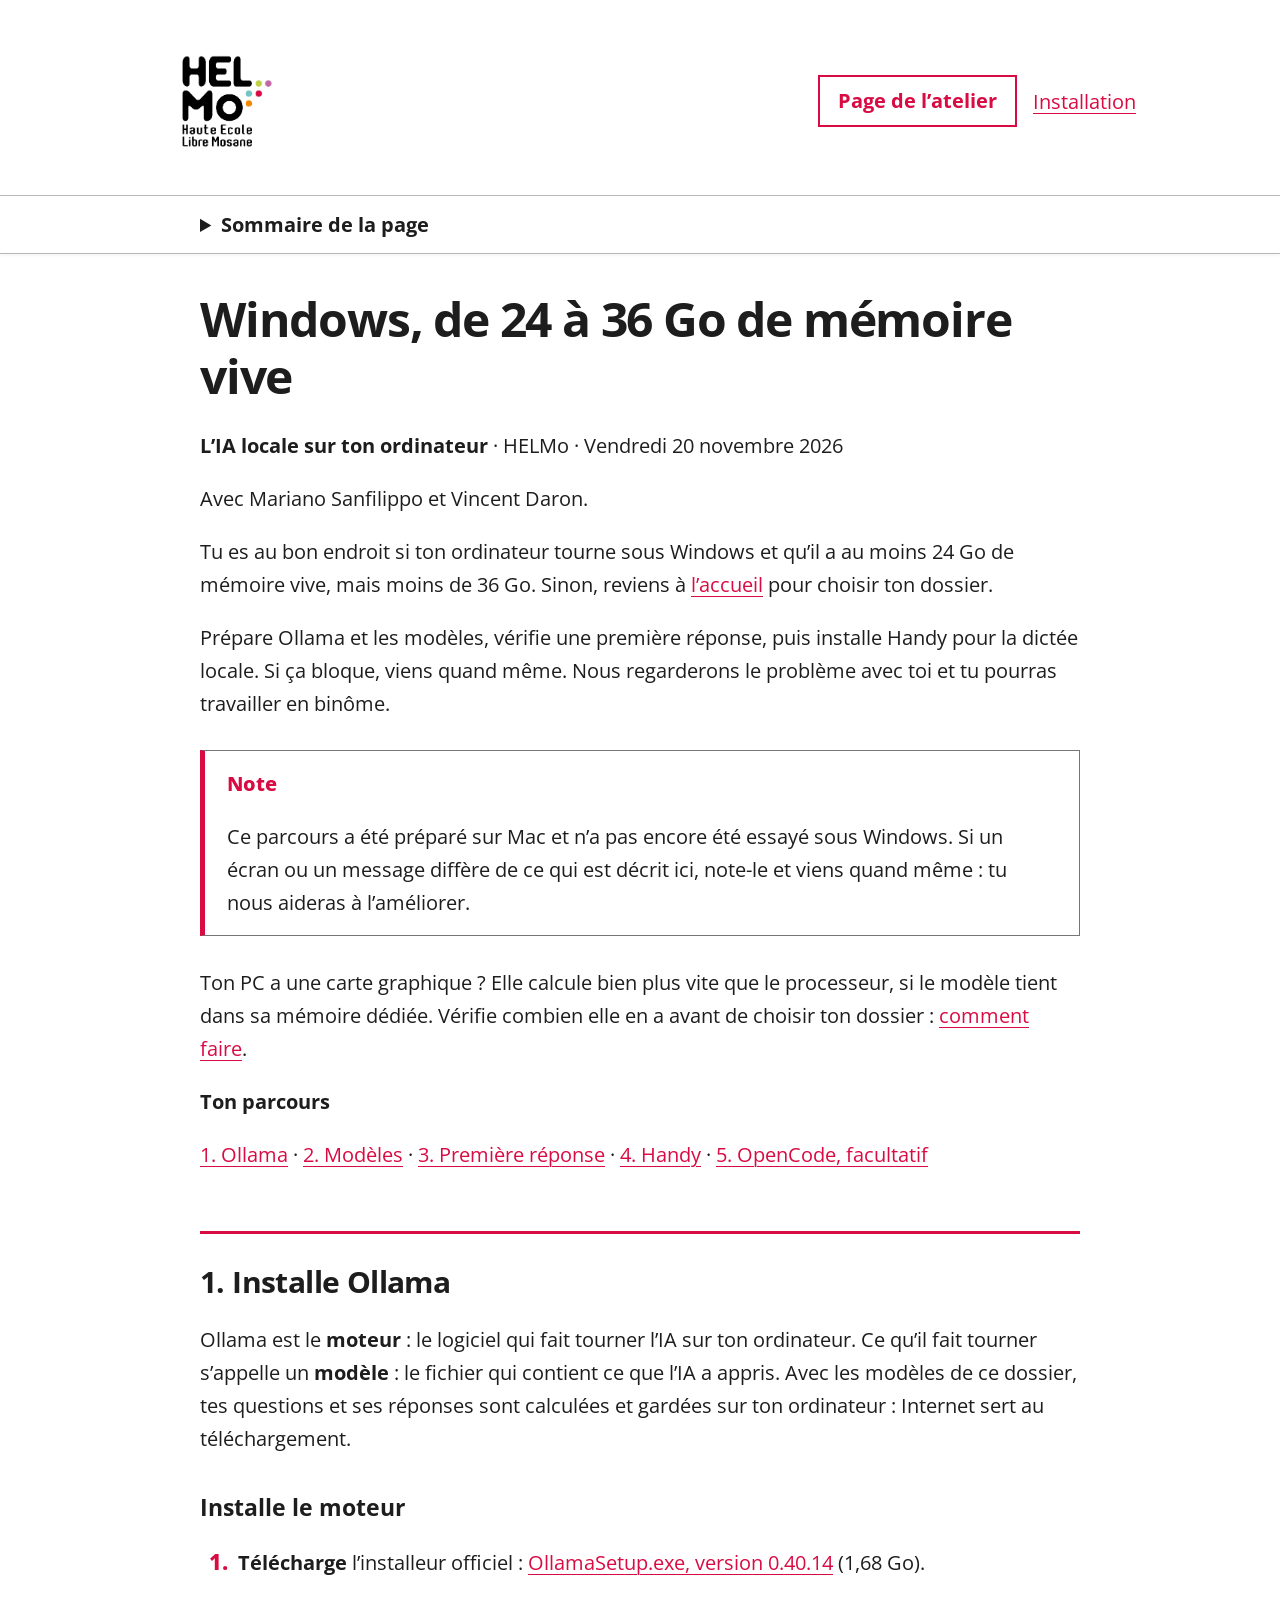
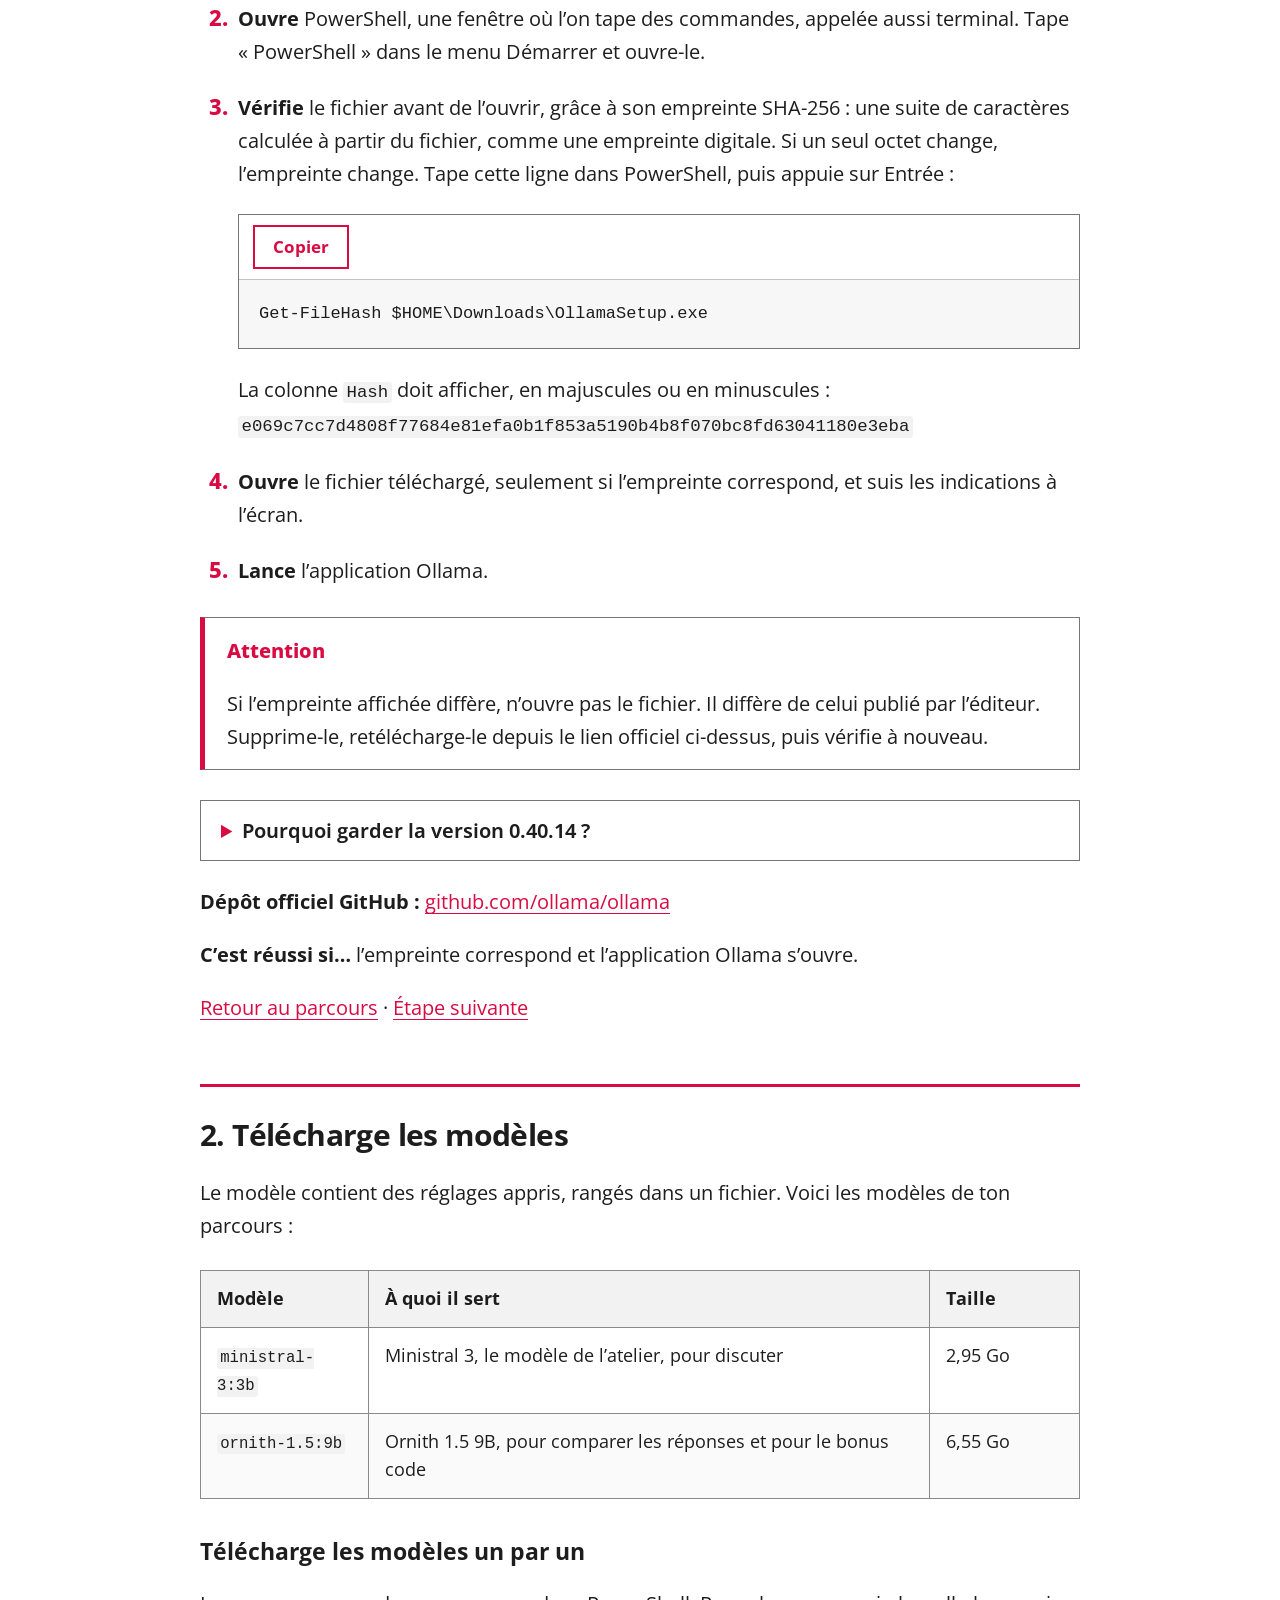
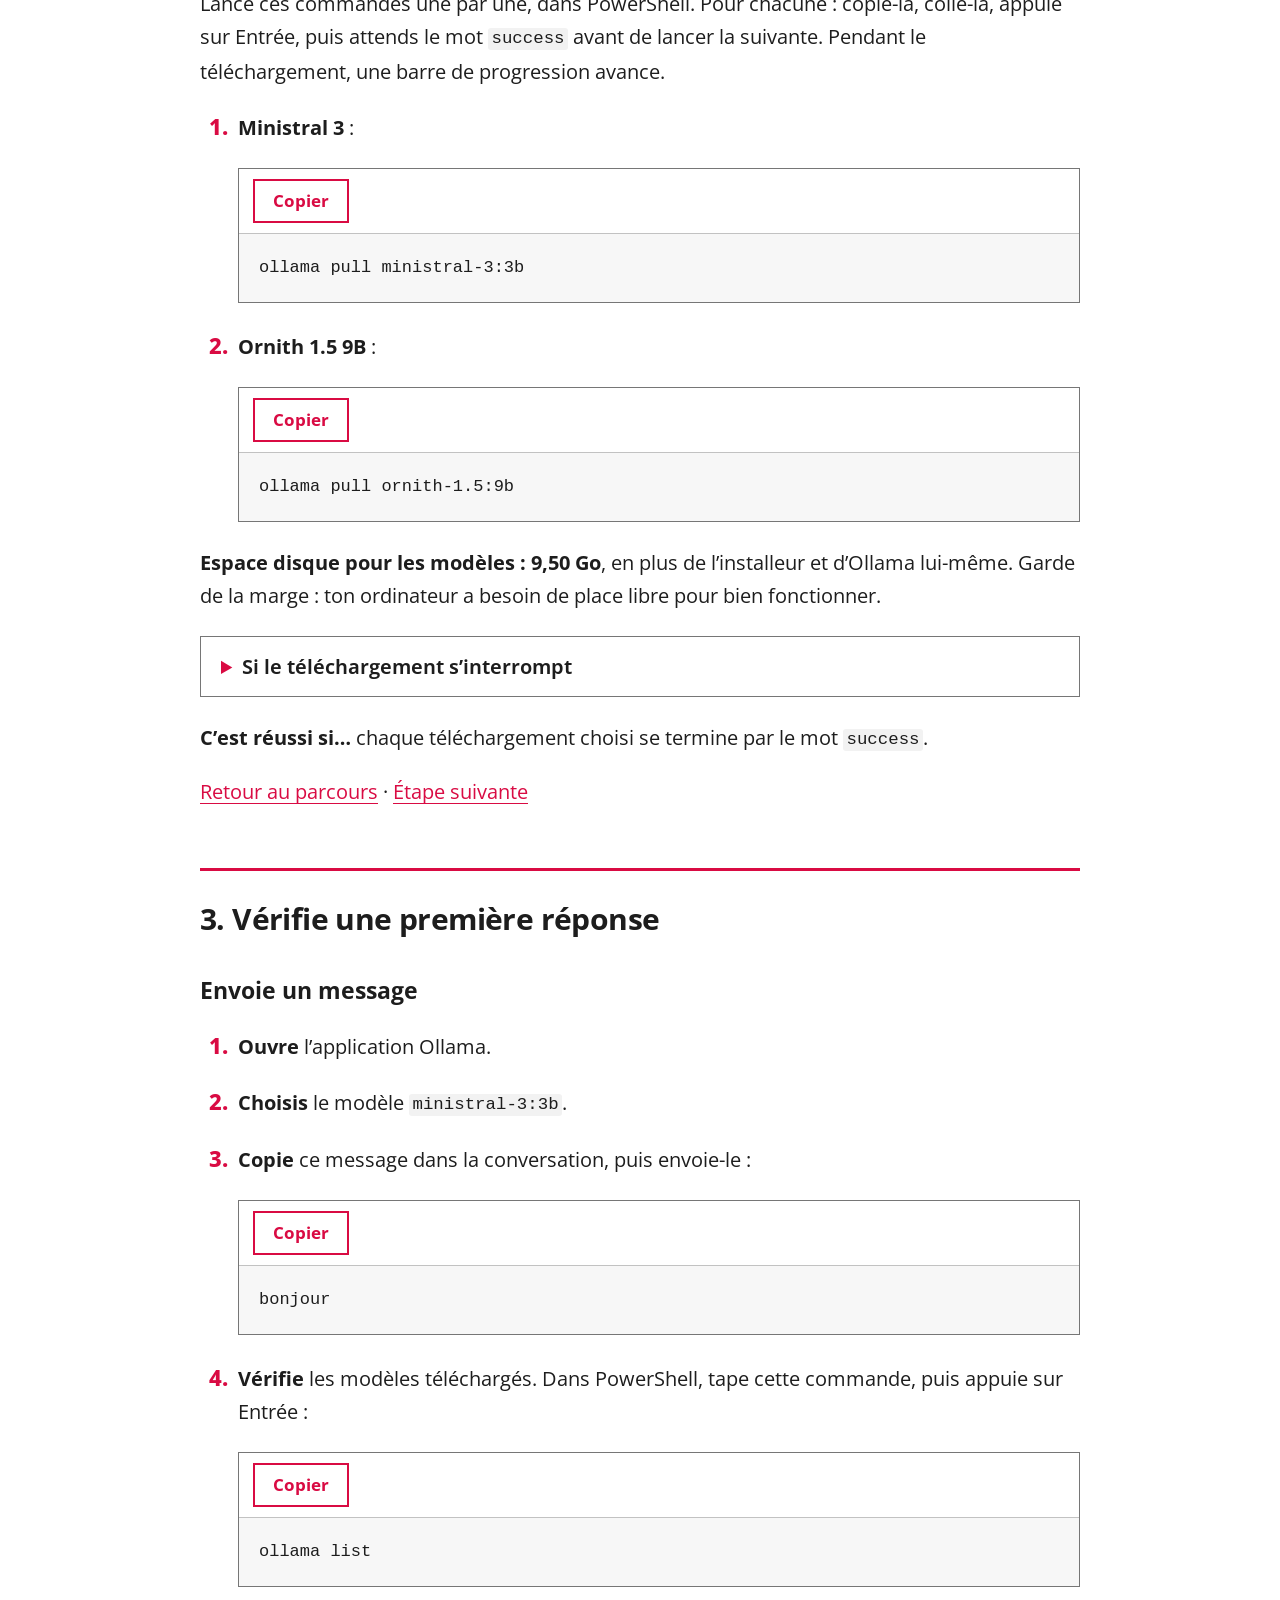
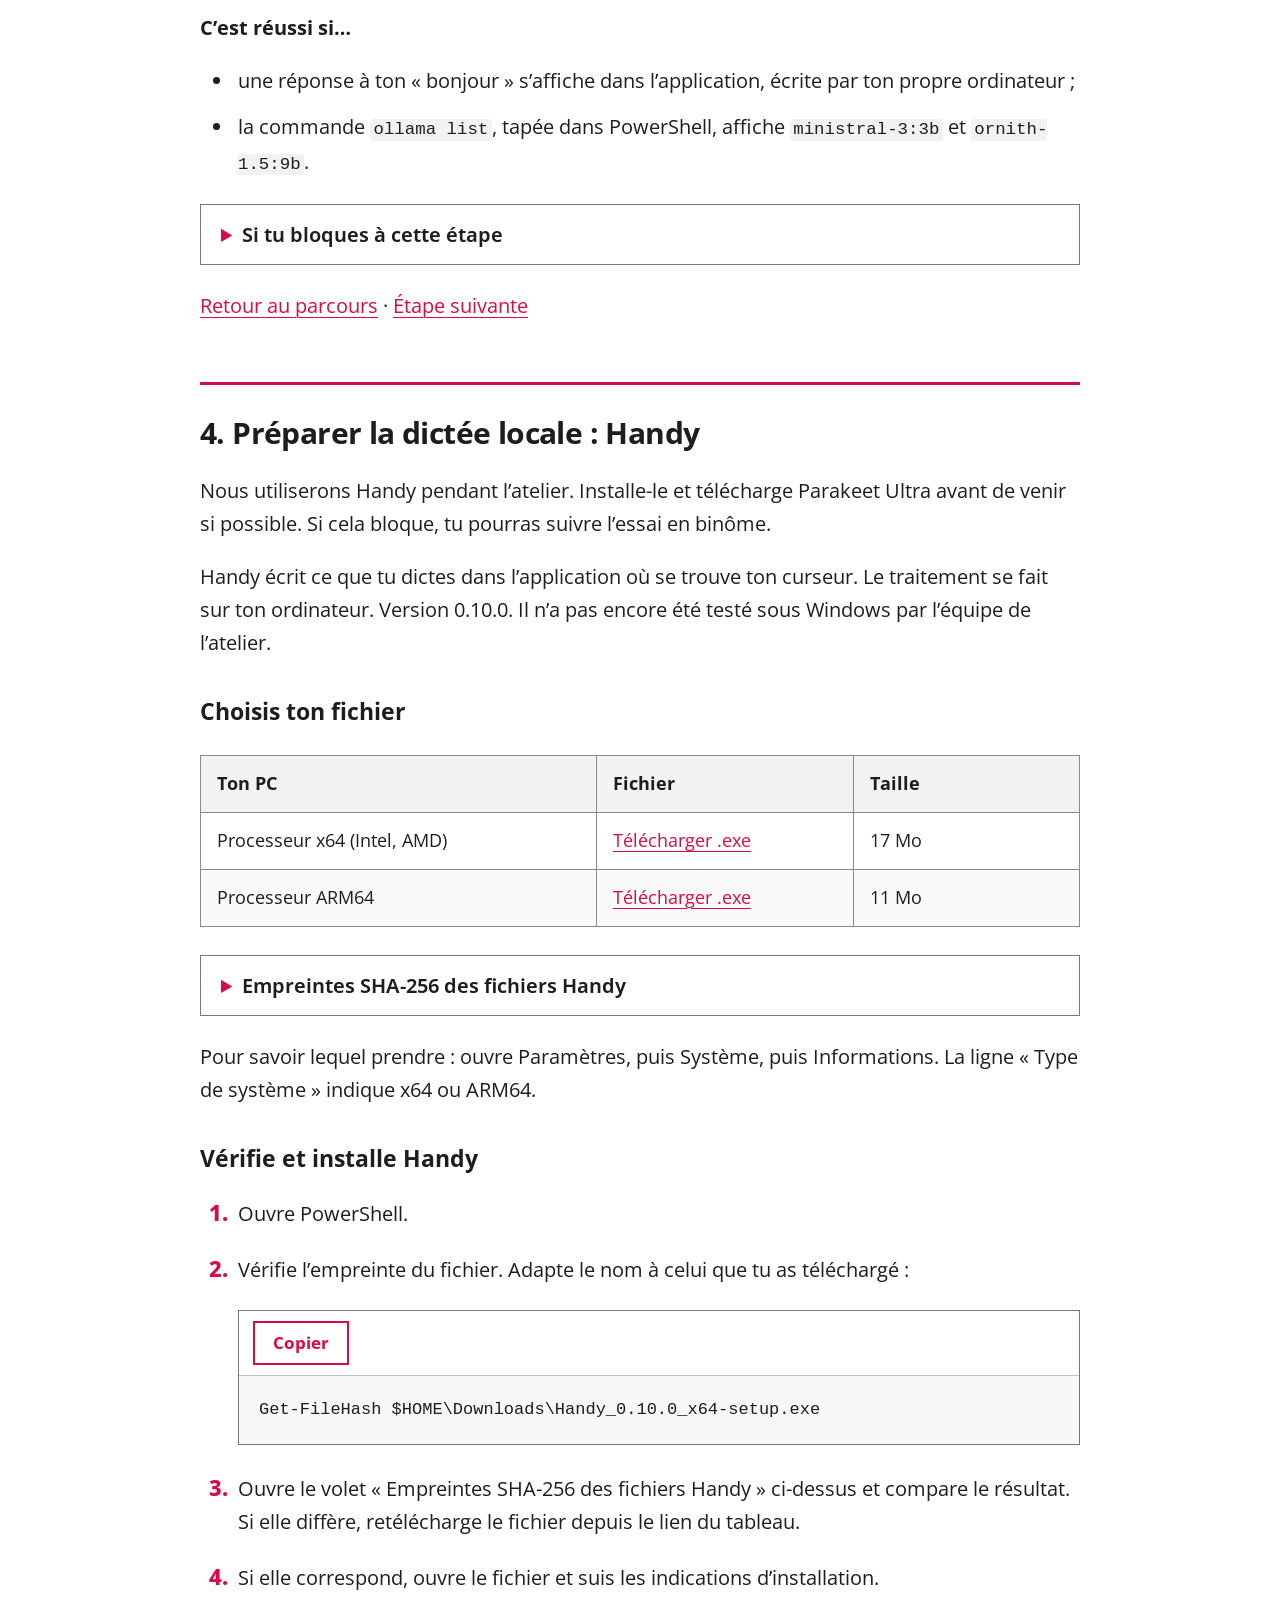
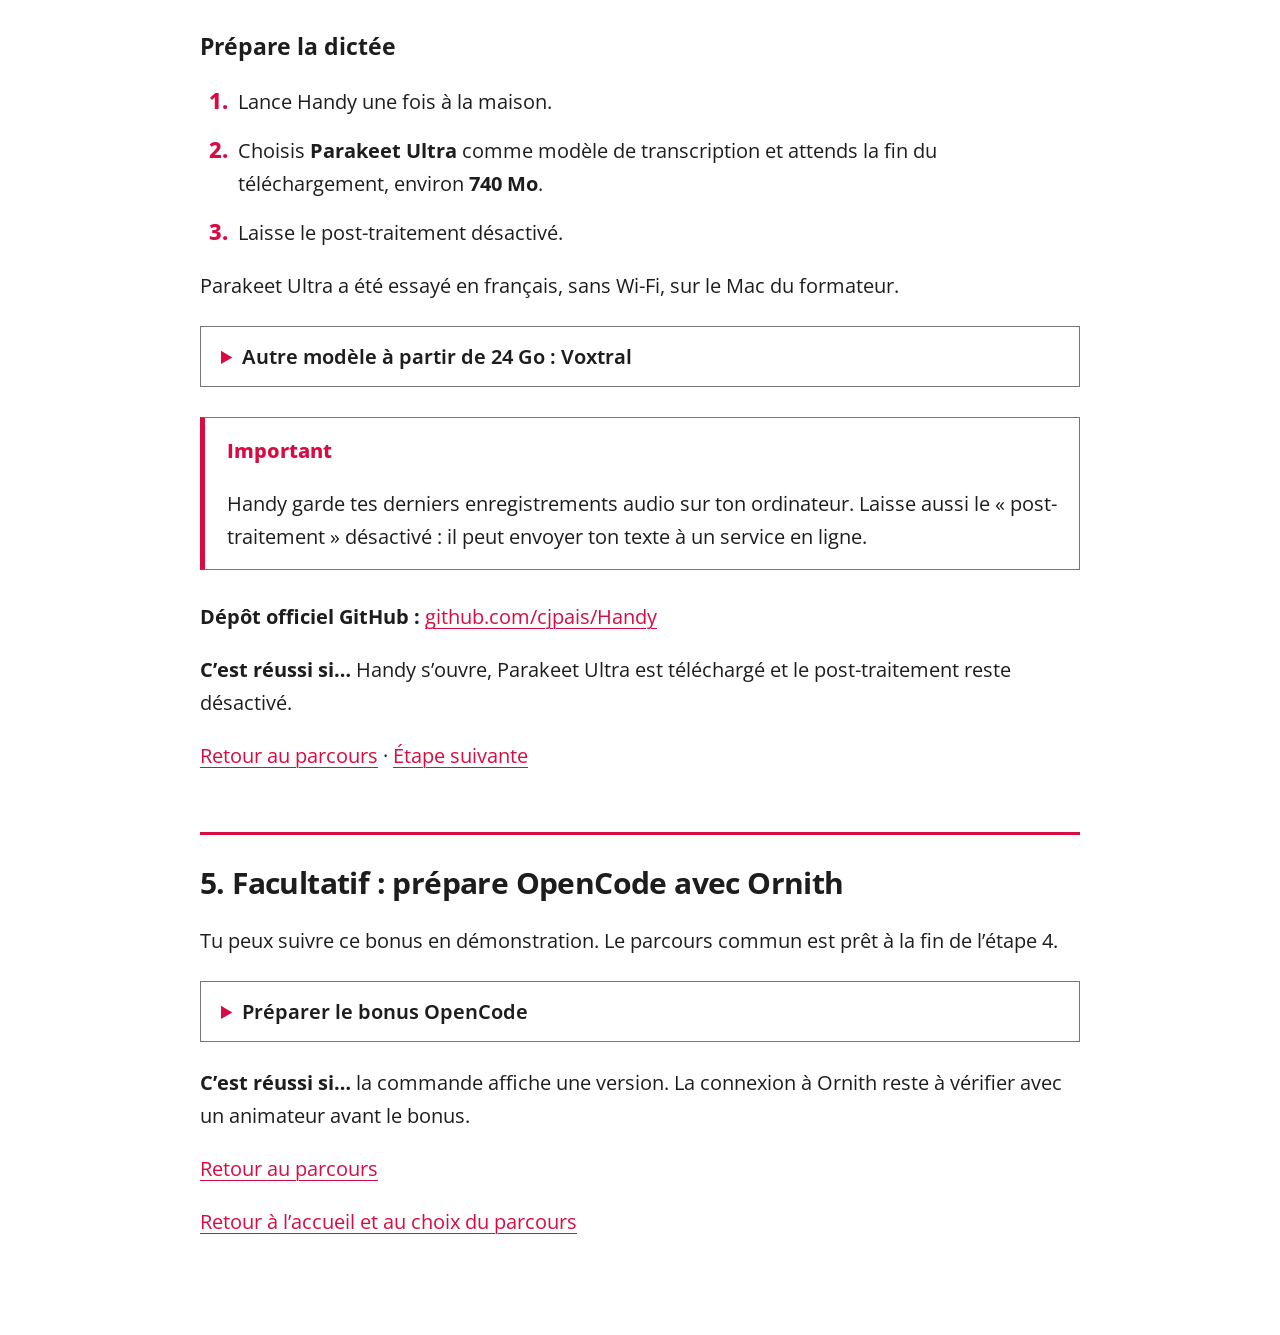
<file: docs/windows/de-24-a-36-go/index.html>
<!doctype html>
<html lang="fr">
<head>
<meta charset="utf-8">
<meta name="viewport" content="width=device-width, initial-scale=1">
<meta name="color-scheme" content="light">
<meta name="referrer" content="no-referrer">
<meta http-equiv="Content-Security-Policy" content="default-src 'none'; img-src 'self'; font-src 'self'; style-src 'self'; script-src 'self'; connect-src 'none'; base-uri 'none'; form-action 'none'">
<title>Windows, de 24 à 36 Go de mémoire vive | HELMo</title>
<link rel="icon" href="../../assets/logo-helmo.png" type="image/png">
<link rel="stylesheet" href="../../assets/site.css">
<script src="../../assets/site.js" defer></script>
</head>
<body>
<a class="skip-link" href="#contenu">Aller au contenu</a>
<header class="site-header"><a class="logo-zone" href="https://www.helmo.be/" aria-label="HELMo, site de la haute école"><img src="../../assets/logo-helmo.png" alt="HELMo" width="120" height="120"></a><nav aria-label="Pages de l’atelier"><a class="main-link" href="../../jour-j/">Page de l’atelier</a><a href="../../">Installation</a></nav></header>
<nav class="page-toc" aria-label="Étapes de cette page"><details><summary>Sommaire de la page</summary><ol><li><a href="#ollama">1. Installe Ollama</a></li><li><a href="#modeles">2. Télécharge les modèles</a></li><li><a href="#premiere-reponse">3. Vérifie une première réponse</a></li><li><a href="#handy">4. Préparer la dictée locale : Handy</a></li><li><a href="#opencode">5. Facultatif : prépare OpenCode avec Ornith</a></li></ol></details></nav>
<main><article id="contenu" tabindex="-1"><h1 id="windows-de-24-à-36-go-de-mémoire-vive">Windows, de 24 à 36 Go de mémoire vive</h1>
<p><strong>L’IA locale sur ton ordinateur</strong> · HELMo · Vendredi 20 novembre 2026</p>
<p>Avec Mariano Sanfilippo et Vincent Daron.</p>
<p>Tu es au bon endroit si ton ordinateur tourne sous Windows et qu’il a au moins 24 Go de mémoire vive, mais moins de 36 Go. Sinon, reviens à <a href="../../">l’accueil</a> pour choisir ton dossier.</p>
<p>Prépare Ollama et les modèles, vérifie une première réponse, puis installe Handy pour la dictée locale. Si ça bloque, viens quand même. Nous regarderons le problème avec toi et tu pourras travailler en binôme.</p>
<aside class="admonition" aria-label="Note"><p class="admonition-title">Note</p>
<p>Ce parcours a été préparé sur Mac et n’a pas encore été essayé sous Windows. Si un écran ou un message diffère de ce qui est décrit ici, note-le et viens quand même : tu nous aideras à l’améliorer.</p>
</aside>
<p>Ton PC a une carte graphique ? Elle calcule bien plus vite que le processeur, si le modèle tient dans sa mémoire dédiée. Vérifie combien elle en a avant de choisir ton dossier : <a href="../../#et-si-ton-pc-a-une-carte-graphique-windows-et-linux">comment faire</a>.</p>
<p><a id="parcours"></a></p>
<p><strong>Ton parcours</strong></p>
<p><a href="#ollama">1. Ollama</a> · <a href="#modeles">2. Modèles</a> · <a href="#premiere-reponse">3. Première réponse</a> · <a href="#handy">4. Handy</a> · <a href="#opencode">5. OpenCode, facultatif</a></p>
<p><a id="ollama"></a></p>
<h2 id="1-installe-ollama">1. Installe Ollama</h2>
<p>Ollama est le <strong>moteur</strong> : le logiciel qui fait tourner l’IA sur ton ordinateur. Ce qu’il fait tourner s’appelle un <strong>modèle</strong> : le fichier qui contient ce que l’IA a appris. Avec les modèles de ce dossier, tes questions et ses réponses sont calculées et gardées sur ton ordinateur : Internet sert au téléchargement.</p>
<h3 id="installe-le-moteur">Installe le moteur</h3>
<ol>
<li>
<p><strong>Télécharge</strong> l’installeur officiel : <a href="https://github.com/ollama/ollama/releases/download/v0.40.14/OllamaSetup.exe">OllamaSetup.exe, version 0.40.14</a> (1,68 Go).</p>
</li>
<li>
<p><strong>Ouvre</strong> PowerShell, une fenêtre où l’on tape des commandes, appelée aussi terminal. Tape « PowerShell » dans le menu Démarrer et ouvre-le.</p>
</li>
<li>
<p><strong>Vérifie</strong> le fichier avant de l’ouvrir, grâce à son empreinte SHA-256 : une suite de caractères calculée à partir du fichier, comme une empreinte digitale. Si un seul octet change, l’empreinte change. Tape cette ligne dans PowerShell, puis appuie sur Entrée :</p>
<div class="code-block"><div class="code-tools"><button type="button" class="copy-button" aria-label="Copier le bloc 1" aria-describedby="code-1-status" data-copy="code-1">Copier</button><span id="code-1-status" role="status" aria-live="polite"></span></div><pre tabindex="0" aria-label="Bloc à copier 1"><code id="code-1">Get-FileHash $HOME\Downloads\OllamaSetup.exe
</code></pre></div>
<p>La colonne <code>Hash</code> doit afficher, en majuscules ou en minuscules :
<code>e069c7cc7d4808f77684e81efa0b1f853a5190b4b8f070bc8fd63041180e3eba</code></p>
</li>
<li>
<p><strong>Ouvre</strong> le fichier téléchargé, seulement si l’empreinte correspond, et suis les indications à l’écran.</p>
</li>
<li>
<p><strong>Lance</strong> l’application Ollama.</p>
</li>
</ol>
<!-- À COMPLÉTER APRÈS T1 ET T2 : procédure Windows pas encore essayée. Écrans de l'installeur, avertissement SmartScreen éventuel, demande éventuelle de compte, disponibilité de la commande ollama dans PowerShell. -->
<aside class="admonition" aria-label="Attention"><p class="admonition-title">Attention</p>
<p>Si l’empreinte affichée diffère, n’ouvre pas le fichier. Il diffère de celui publié par l’éditeur. Supprime-le, retélécharge-le depuis le lien officiel ci-dessus, puis vérifie à nouveau.</p>
</aside>
<details>
<summary>Pourquoi garder la version 0.40.14 ?</summary>
<p>L’atelier a été préparé avec cette version. Une version plus récente existe : elle n’a pas été essayée pour l’atelier.</p>
</details>
<p><strong>Dépôt officiel GitHub :</strong> <a href="https://github.com/ollama/ollama">github.com/ollama/ollama</a></p>
<p><strong>C’est réussi si…</strong> l’empreinte correspond et l’application Ollama s’ouvre.</p>
<p><a href="#parcours">Retour au parcours</a> · <a href="#modeles">Étape suivante</a></p>
<p><a id="modeles"></a></p>
<h2 id="2-télécharge-les-modèles">2. Télécharge les modèles</h2>
<p>Le modèle contient des réglages appris, rangés dans un fichier. Voici les modèles de ton parcours :</p>
<div class="table-scroll" role="region" aria-label="Tableau à faire défiler horizontalement" tabindex="0"><table>
<thead>
<tr>
<th>Modèle</th>
<th>À quoi il sert</th>
<th>Taille</th>
</tr>
</thead>
<tbody>
<tr>
<td><code>ministral-3:3b</code></td>
<td>Ministral 3, le modèle de l’atelier, pour discuter</td>
<td>2,95 Go</td>
</tr>
<tr>
<td><code>ornith-1.5:9b</code></td>
<td>Ornith 1.5 9B, pour comparer les réponses et pour le bonus code</td>
<td>6,55 Go</td>
</tr>
</tbody>
</table></div>
<h3 id="télécharge-les-modèles-un-par-un">Télécharge les modèles un par un</h3>
<p>Lance ces commandes une par une, dans PowerShell. Pour chacune : copie-la, colle-la, appuie sur Entrée, puis attends le mot <code>success</code> avant de lancer la suivante. Pendant le téléchargement, une barre de progression avance.</p>
<ol>
<li>
<p><strong>Ministral 3</strong> :</p>
<div class="code-block"><div class="code-tools"><button type="button" class="copy-button" aria-label="Copier le bloc 2" aria-describedby="code-2-status" data-copy="code-2">Copier</button><span id="code-2-status" role="status" aria-live="polite"></span></div><pre tabindex="0" aria-label="Bloc à copier 2"><code id="code-2">ollama pull ministral-3:3b
</code></pre></div>
</li>
<li>
<p><strong>Ornith 1.5 9B</strong> :</p>
<div class="code-block"><div class="code-tools"><button type="button" class="copy-button" aria-label="Copier le bloc 3" aria-describedby="code-3-status" data-copy="code-3">Copier</button><span id="code-3-status" role="status" aria-live="polite"></span></div><pre tabindex="0" aria-label="Bloc à copier 3"><code id="code-3">ollama pull ornith-1.5:9b
</code></pre></div>
</li>
</ol>
<p><strong>Espace disque pour les modèles : 9,50 Go</strong>, en plus de l’installeur et d’Ollama lui-même. Garde de la marge : ton ordinateur a besoin de place libre pour bien fonctionner.</p>
<details>
<summary>Si le téléchargement s’interrompt</summary>
<p>Ollama est conçu pour reprendre : relance la même commande sans rien supprimer.</p>
</details>
<p><strong>C’est réussi si…</strong> chaque téléchargement choisi se termine par le mot <code>success</code>.</p>
<p><a href="#parcours">Retour au parcours</a> · <a href="#premiere-reponse">Étape suivante</a></p>
<p><a id="premiere-reponse"></a></p>
<h2 id="3-vérifie-une-première-réponse">3. Vérifie une première réponse</h2>
<h3 id="envoie-un-message">Envoie un message</h3>
<ol>
<li>
<p><strong>Ouvre</strong> l’application Ollama.</p>
</li>
<li>
<p><strong>Choisis</strong> le modèle <code>ministral-3:3b</code>.</p>
</li>
<li>
<p><strong>Copie</strong> ce message dans la conversation, puis envoie-le :</p>
<div class="code-block"><div class="code-tools"><button type="button" class="copy-button" aria-label="Copier le bloc 4" aria-describedby="code-4-status" data-copy="code-4">Copier</button><span id="code-4-status" role="status" aria-live="polite"></span></div><pre tabindex="0" aria-label="Bloc à copier 4"><code id="code-4">bonjour
</code></pre></div>
</li>
<li>
<p><strong>Vérifie</strong> les modèles téléchargés. Dans PowerShell, tape cette commande, puis appuie sur Entrée :</p>
<div class="code-block"><div class="code-tools"><button type="button" class="copy-button" aria-label="Copier le bloc 5" aria-describedby="code-5-status" data-copy="code-5">Copier</button><span id="code-5-status" role="status" aria-live="polite"></span></div><pre tabindex="0" aria-label="Bloc à copier 5"><code id="code-5">ollama list
</code></pre></div>
</li>
</ol>
<!-- À COMPLÉTER APRÈS T1 ET T2 : où se trouve le choix du modèle dans l'application Ollama, et à quoi ressemble l'écran de réponse. -->
<p><strong>C’est réussi si…</strong></p>
<ul>
<li>une réponse à ton « bonjour » s’affiche dans l’application, écrite par ton propre ordinateur ;</li>
<li>la commande <code>ollama list</code>, tapée dans PowerShell, affiche <code>ministral-3:3b</code> et <code>ornith-1.5:9b</code>.</li>
</ul>
<details>
<summary>Si tu bloques à cette étape</summary>
<p>Note le message exact qui s’affiche et apporte ton ordinateur le 20 novembre. Tu peux aussi coller ce message dans une IA en ligne pour qu’elle te l’explique. Retire d’abord ton nom, les chemins de tes dossiers personnels et toute adresse ou clé : ce message quitte alors ton ordinateur.</p>
</details>
<p><a href="#parcours">Retour au parcours</a> · <a href="#handy">Étape suivante</a></p>
<p><a id="handy"></a></p>
<h2 id="4-préparer-la-dictée-locale--handy">4. Préparer la dictée locale : Handy</h2>
<p>Nous utiliserons Handy pendant l’atelier. Installe-le et télécharge Parakeet Ultra avant de venir si possible. Si cela bloque, tu pourras suivre l’essai en binôme.</p>
<p>Handy écrit ce que tu dictes dans l’application où se trouve ton curseur. Le traitement se fait sur ton ordinateur. Version 0.10.0. Il n’a pas encore été testé sous Windows par l’équipe de l’atelier.</p>
<h3 id="choisis-ton-fichier">Choisis ton fichier</h3>
<div class="table-scroll" role="region" aria-label="Tableau à faire défiler horizontalement" tabindex="0"><table>
<thead>
<tr>
<th>Ton PC</th>
<th>Fichier</th>
<th>Taille</th>
</tr>
</thead>
<tbody>
<tr>
<td>Processeur x64 (Intel, AMD)</td>
<td><a href="https://github.com/cjpais/Handy/releases/download/v0.10.0/Handy_0.10.0_x64-setup.exe">Télécharger .exe</a></td>
<td>17 Mo</td>
</tr>
<tr>
<td>Processeur ARM64</td>
<td><a href="https://github.com/cjpais/Handy/releases/download/v0.10.0/Handy_0.10.0_arm64-setup.exe">Télécharger .exe</a></td>
<td>11 Mo</td>
</tr>
</tbody>
</table></div>
<details>
<summary>Empreintes SHA-256 des fichiers Handy</summary>
<p><strong>Handy_0.10.0_x64-setup.exe</strong></p>
<div class="code-block"><div class="code-tools"><button type="button" class="copy-button" aria-label="Copier le bloc 6" aria-describedby="code-6-status" data-copy="code-6">Copier</button><span id="code-6-status" role="status" aria-live="polite"></span></div><pre tabindex="0" aria-label="Bloc à copier 6"><code id="code-6">d4c02386d6b4b2a8ef8e53a7ce5c6c417d554005e91b3529def3920e0e786d03
</code></pre></div>
<p><strong>Handy_0.10.0_arm64-setup.exe</strong></p>
<div class="code-block"><div class="code-tools"><button type="button" class="copy-button" aria-label="Copier le bloc 7" aria-describedby="code-7-status" data-copy="code-7">Copier</button><span id="code-7-status" role="status" aria-live="polite"></span></div><pre tabindex="0" aria-label="Bloc à copier 7"><code id="code-7">2cec8defbe193d9cf837ac7e2f55880d685c486b0f15d2da11fa71f36de4c3d1
</code></pre></div>
</details>
<p>Pour savoir lequel prendre : ouvre Paramètres, puis Système, puis Informations. La ligne « Type de système » indique x64 ou ARM64.</p>
<h3 id="vérifie-et-installe-handy">Vérifie et installe Handy</h3>
<ol>
<li>
<p>Ouvre PowerShell.</p>
</li>
<li>
<p>Vérifie l’empreinte du fichier. Adapte le nom à celui que tu as téléchargé :</p>
<div class="code-block"><div class="code-tools"><button type="button" class="copy-button" aria-label="Copier le bloc 8" aria-describedby="code-8-status" data-copy="code-8">Copier</button><span id="code-8-status" role="status" aria-live="polite"></span></div><pre tabindex="0" aria-label="Bloc à copier 8"><code id="code-8">Get-FileHash $HOME\Downloads\Handy_0.10.0_x64-setup.exe
</code></pre></div>
</li>
<li>
<p>Ouvre le volet « Empreintes SHA-256 des fichiers Handy » ci-dessus et compare le résultat. Si elle diffère, retélécharge le fichier depuis le lien du tableau.</p>
</li>
<li>
<p>Si elle correspond, ouvre le fichier et suis les indications d’installation.</p>
</li>
</ol>
<h3 id="prépare-la-dictée">Prépare la dictée</h3>
<ol>
<li>Lance Handy une fois à la maison.</li>
<li>Choisis <strong>Parakeet Ultra</strong> comme modèle de transcription et attends la fin du téléchargement, environ <strong>740 Mo</strong>.</li>
<li>Laisse le post-traitement désactivé.</li>
</ol>
<p>Parakeet Ultra a été essayé en français, sans Wi-Fi, sur le Mac du formateur.</p>
<details>
<summary>Autre modèle à partir de 24 Go : Voxtral</summary>
<p>Voxtral donne un résultat proche, pour une taille bien plus grande. Pour l’atelier, prépare Parakeet Ultra.</p>
</details>
<aside class="admonition" aria-label="Important"><p class="admonition-title">Important</p>
<p>Handy garde tes derniers enregistrements audio sur ton ordinateur. Laisse aussi le « post-traitement » désactivé : il peut envoyer ton texte à un service en ligne.</p>
</aside>
<p><strong>Dépôt officiel GitHub :</strong> <a href="https://github.com/cjpais/Handy">github.com/cjpais/Handy</a></p>
<p><strong>C’est réussi si…</strong> Handy s’ouvre, Parakeet Ultra est téléchargé et le post-traitement reste désactivé.</p>
<p><a href="#parcours">Retour au parcours</a> · <a href="#opencode">Étape suivante</a></p>
<p><a id="opencode"></a></p>
<h2 id="5-facultatif--prépare-opencode-avec-ornith">5. Facultatif : prépare OpenCode avec Ornith</h2>
<p>Tu peux suivre ce bonus en démonstration. Le parcours commun est prêt à la fin de l’étape 4.</p>
<details>
<summary>Préparer le bonus OpenCode</summary>
<p>OpenCode est un assistant de programmation : il écrit et modifie des fichiers à ta demande. La version 2.2.5 est celle avec laquelle le bonus a été préparé.</p>
<p>Ce bonus utilise OpenCode avec Ornith. Tu peux suivre la démonstration, puis reprendre le parcours de la page de l’atelier sur ton ordinateur. La procédure de lancement proposée reste à valider avec les versions retenues.</p>
<p><strong>Pas encore testé sous Windows</strong> : le bonus a été préparé sur Mac. L’application de bureau ci-dessous est celle que l’éditeur publie pour Windows ; son fonctionnement avec Ornith reste à essayer.</p>
<div class="table-scroll" role="region" aria-label="Tableau à faire défiler horizontalement" tabindex="0"><table>
<thead>
<tr>
<th>Ton PC</th>
<th>Fichier</th>
<th>Taille</th>
</tr>
</thead>
<tbody>
<tr>
<td>Processeur x64 (Intel, AMD)</td>
<td><a href="https://github.com/anomalyco/opencode/releases/download/v2.2.5/opencode-desktop-win-x64.exe">Télécharger .exe</a></td>
<td>264 Mo</td>
</tr>
<tr>
<td>Processeur ARM64</td>
<td><a href="https://github.com/anomalyco/opencode/releases/download/v2.2.5/opencode-desktop-win-arm64.exe">Télécharger .exe</a></td>
<td>251 Mo</td>
</tr>
</tbody>
</table></div>
<details>
<summary>Empreintes SHA-256 des fichiers OpenCode</summary>
<p><strong>opencode-desktop-win-x64.exe</strong></p>
<div class="code-block"><div class="code-tools"><button type="button" class="copy-button" aria-label="Copier le bloc 9" aria-describedby="code-9-status" data-copy="code-9">Copier</button><span id="code-9-status" role="status" aria-live="polite"></span></div><pre tabindex="0" aria-label="Bloc à copier 9"><code id="code-9">634cd9b3b0e6dea71285dc4ed98d54d6617721d5e302bc8c8661fc957c321cc8
</code></pre></div>
<p><strong>opencode-desktop-win-arm64.exe</strong></p>
<div class="code-block"><div class="code-tools"><button type="button" class="copy-button" aria-label="Copier le bloc 10" aria-describedby="code-10-status" data-copy="code-10">Copier</button><span id="code-10-status" role="status" aria-live="polite"></span></div><pre tabindex="0" aria-label="Bloc à copier 10"><code id="code-10">435a9f0c931cc9ab8657f57528d4791b058d56f4fc01238e1e9deaf45923ffb5
</code></pre></div>
</details>
<p>Pour savoir lequel prendre : ouvre Paramètres, puis Système, puis Informations. La ligne « Type de système » indique x64 ou ARM64.</p>
<h3 id="vérifie-et-installe-opencode">Vérifie et installe OpenCode</h3>
<ol>
<li>
<p>Vérifie l’empreinte du fichier dans PowerShell. Adapte le nom à celui que tu as téléchargé :</p>
<div class="code-block"><div class="code-tools"><button type="button" class="copy-button" aria-label="Copier le bloc 11" aria-describedby="code-11-status" data-copy="code-11">Copier</button><span id="code-11-status" role="status" aria-live="polite"></span></div><pre tabindex="0" aria-label="Bloc à copier 11"><code id="code-11">Get-FileHash $HOME\Downloads\opencode-desktop-win-x64.exe
</code></pre></div>
</li>
<li>
<p>Ouvre le volet « Empreintes SHA-256 des fichiers OpenCode » ci-dessus et compare le résultat. Si elle diffère, retélécharge le fichier depuis le lien du tableau.</p>
</li>
<li>
<p>Si elle correspond, ouvre le fichier et suis les indications d’installation.</p>
</li>
</ol>
<p><strong>Dépôt officiel GitHub :</strong> <a href="https://github.com/anomalyco/opencode">github.com/anomalyco/opencode</a></p>
<h3 id="vérifie-la-commande">Vérifie la commande</h3>
<p>Dans le terminal, tape cette commande :</p>
<div class="code-block"><div class="code-tools"><button type="button" class="copy-button" aria-label="Copier le bloc 12" aria-describedby="code-12-status" data-copy="code-12">Copier</button><span id="code-12-status" role="status" aria-live="polite"></span></div><pre tabindex="0" aria-label="Bloc à copier 12"><code id="code-12">opencode --version
</code></pre></div>
<p>Si la commande est introuvable, arrête cette procédure et demande à un animateur de vérifier ton installation.</p>
</details>
<p><strong>C’est réussi si…</strong> la commande affiche une version. La connexion à Ornith reste à vérifier avec un animateur avant le bonus.</p>
<p><a href="#parcours">Retour au parcours</a></p>
<p><a href="../../">Retour à l’accueil et au choix du parcours</a></p>
</article></main>
</body>
</html>
</file>
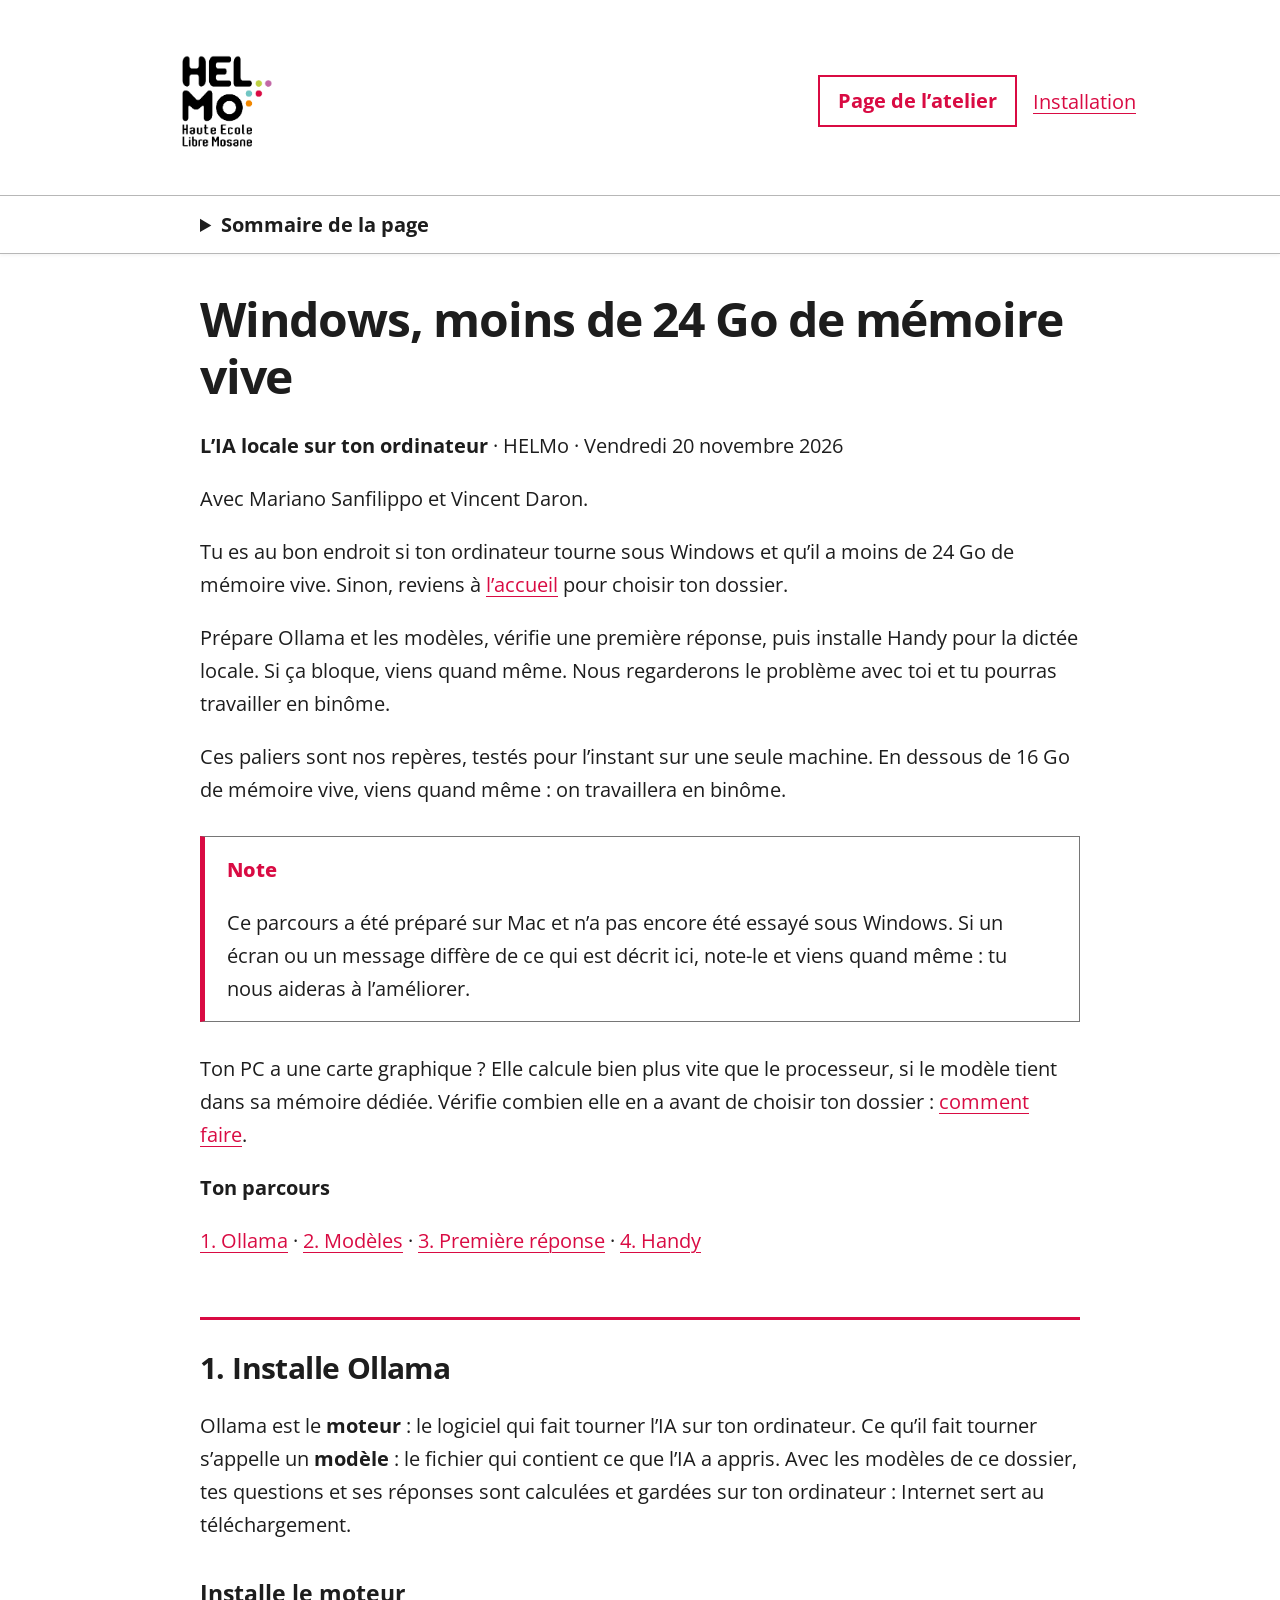
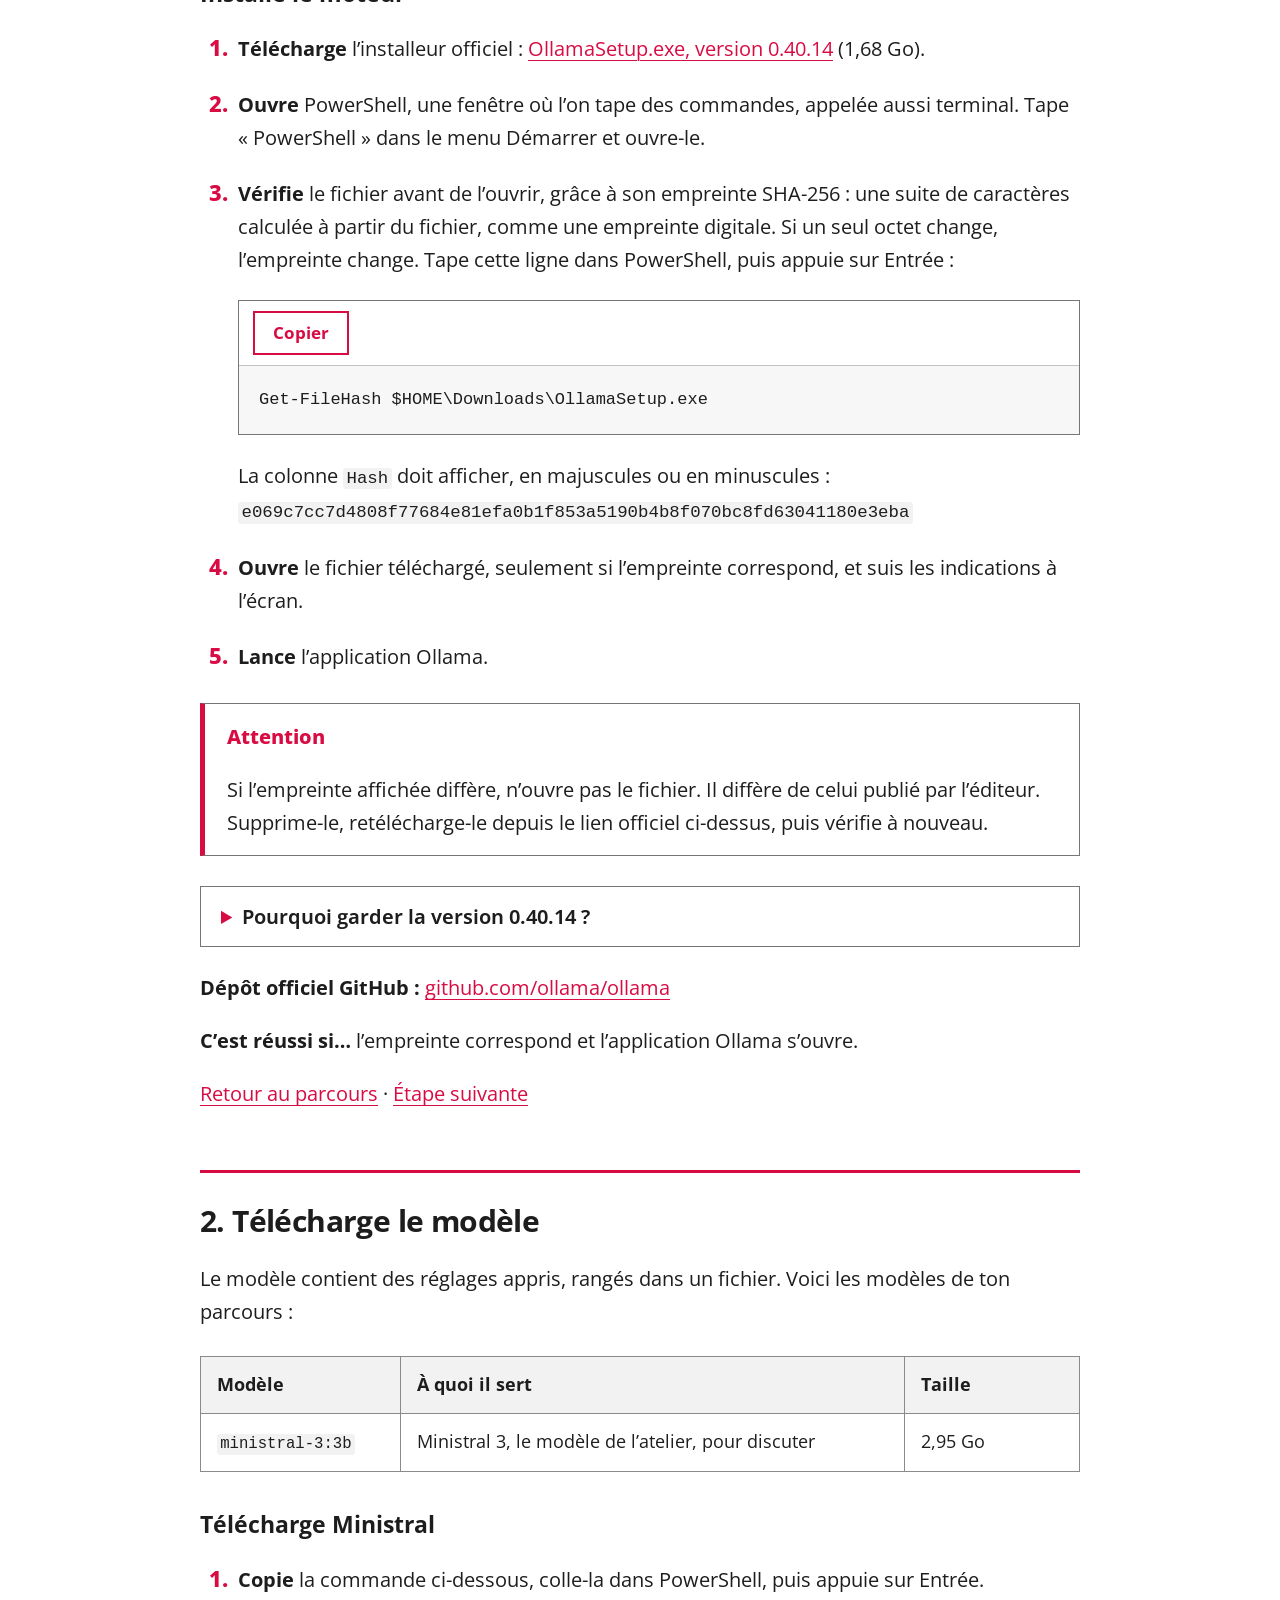
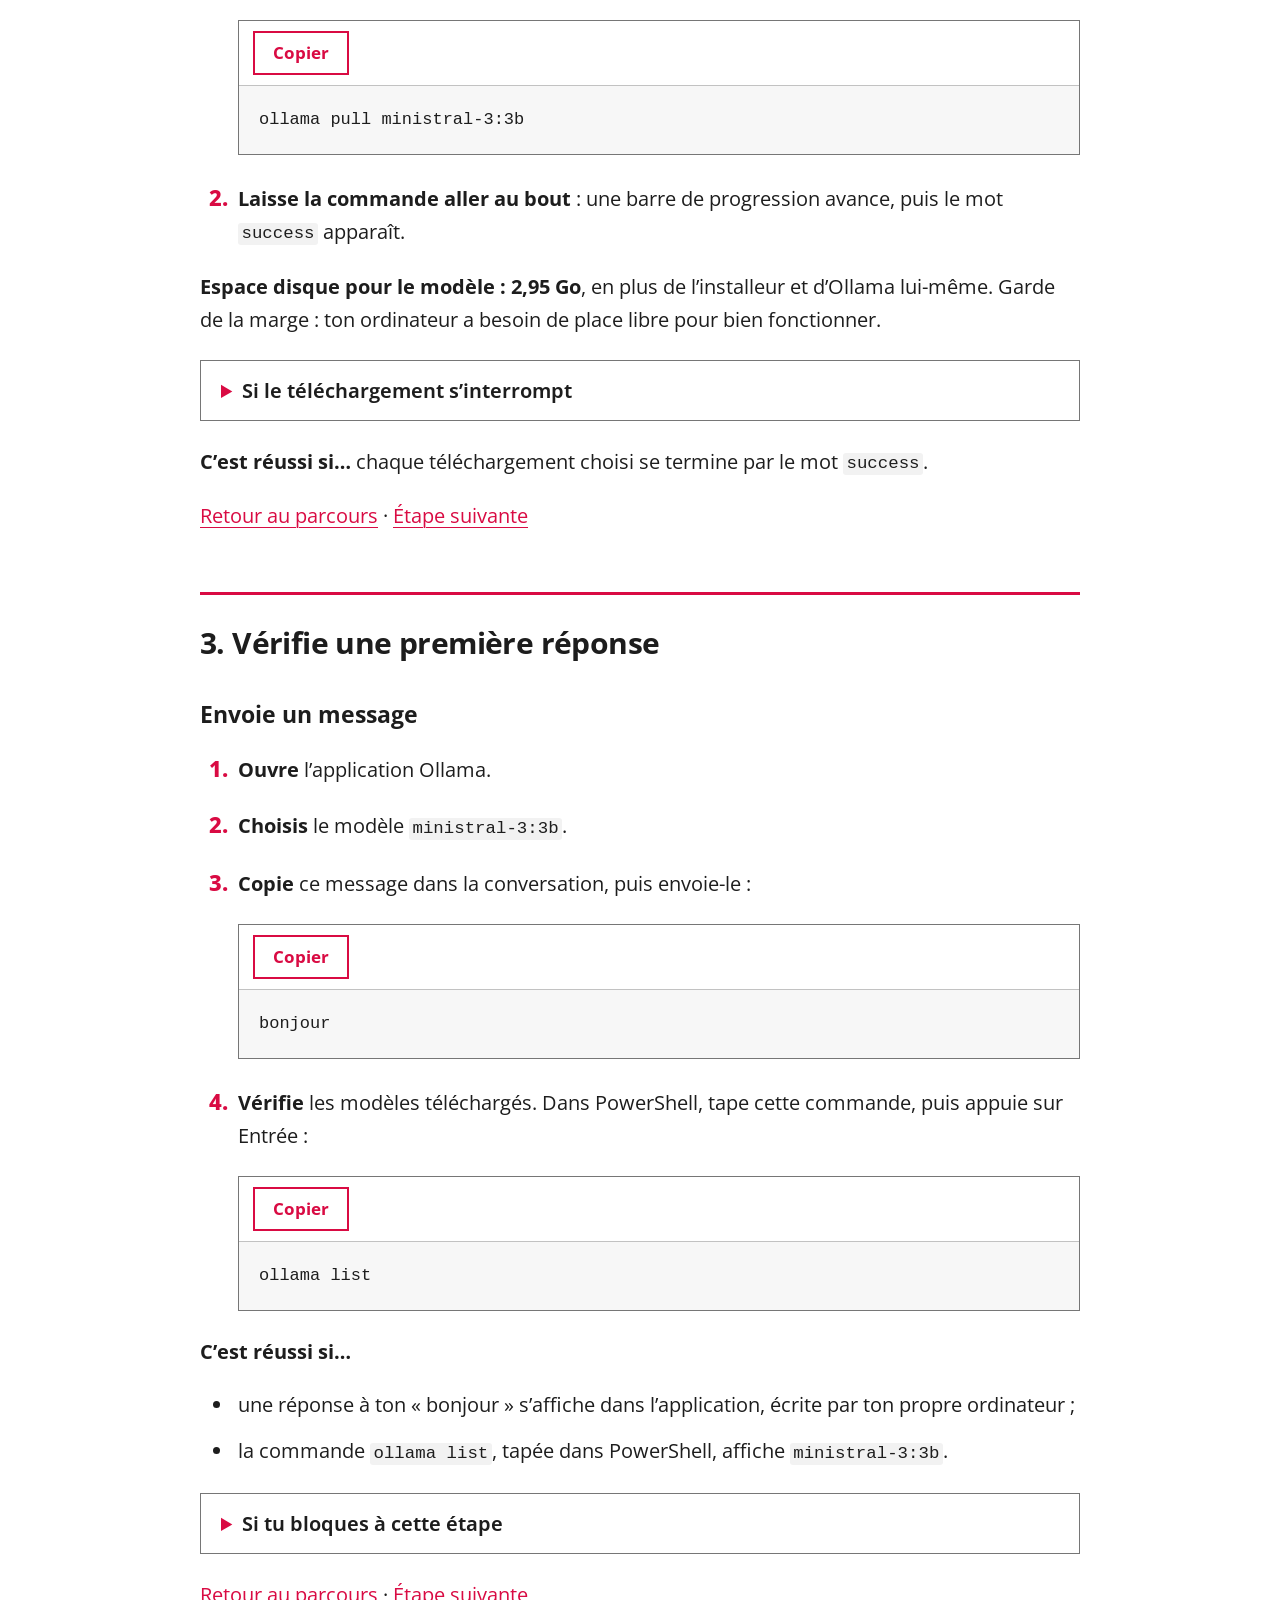
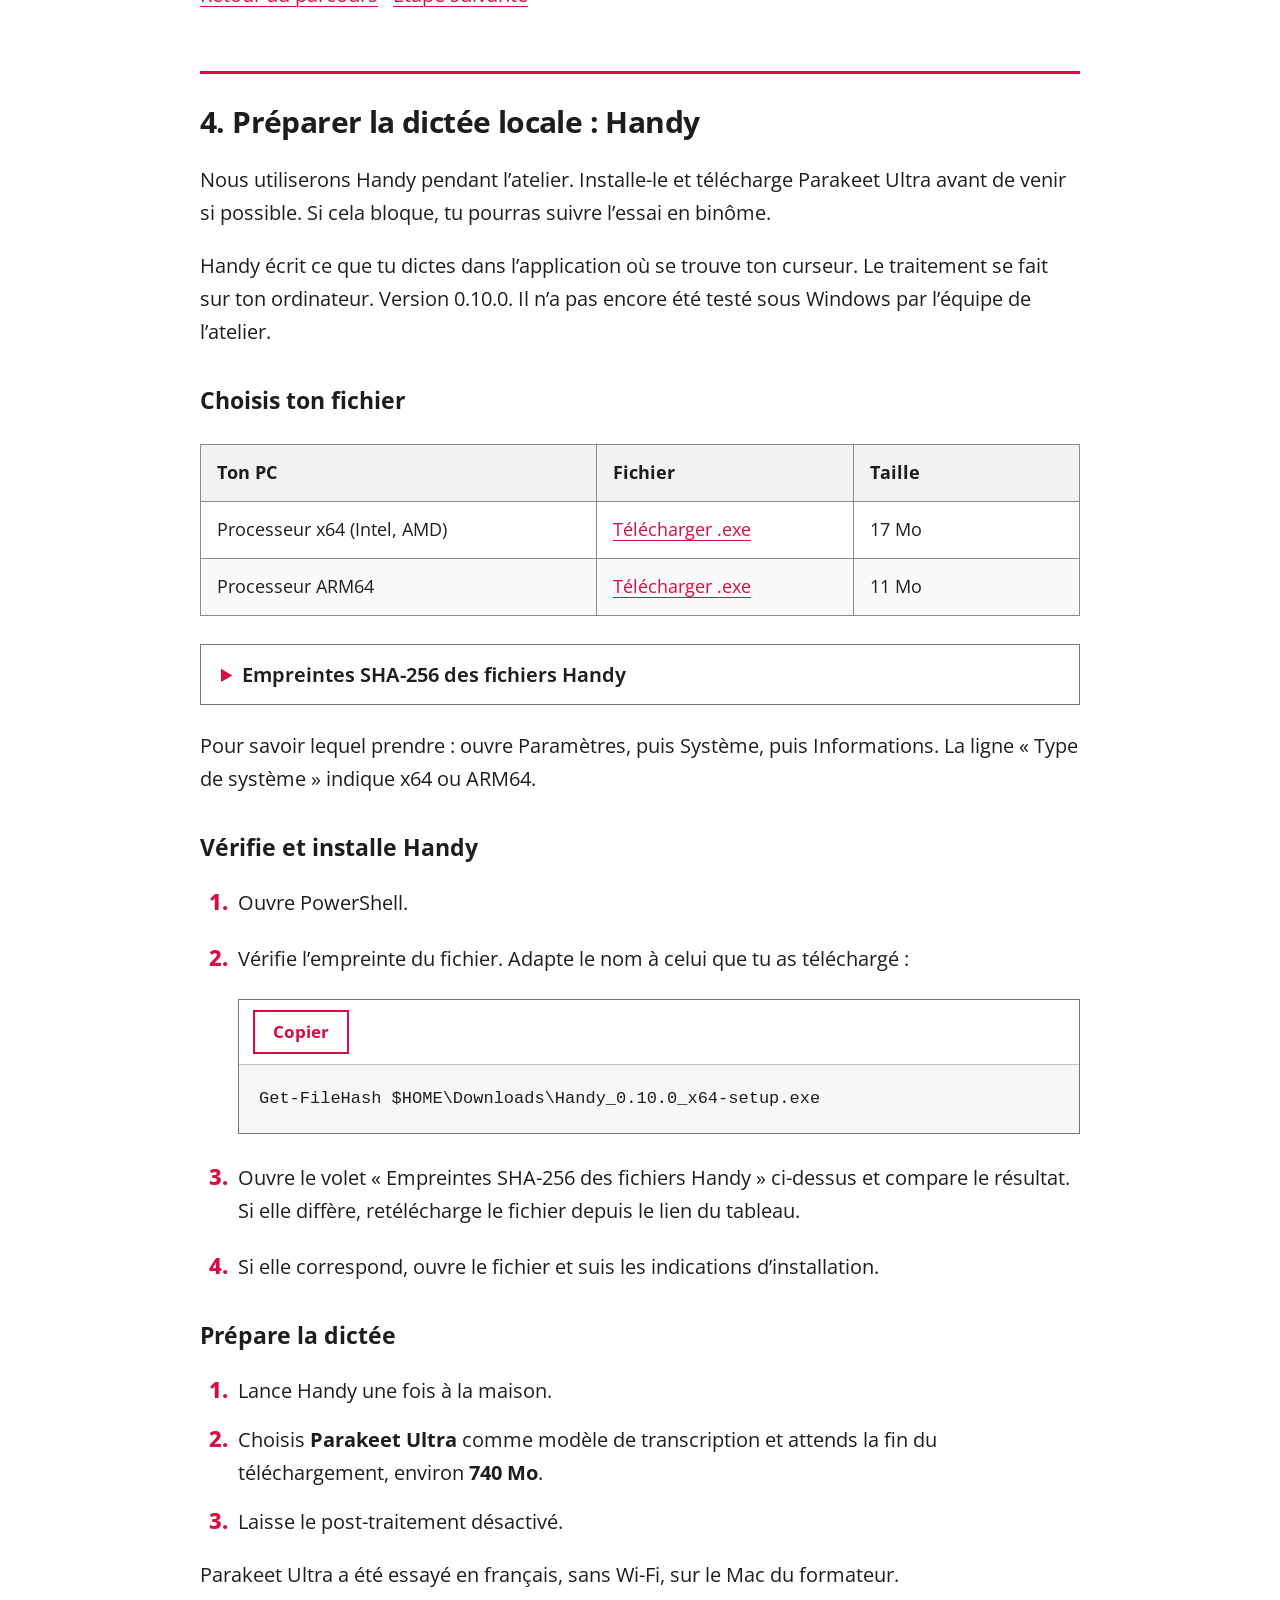
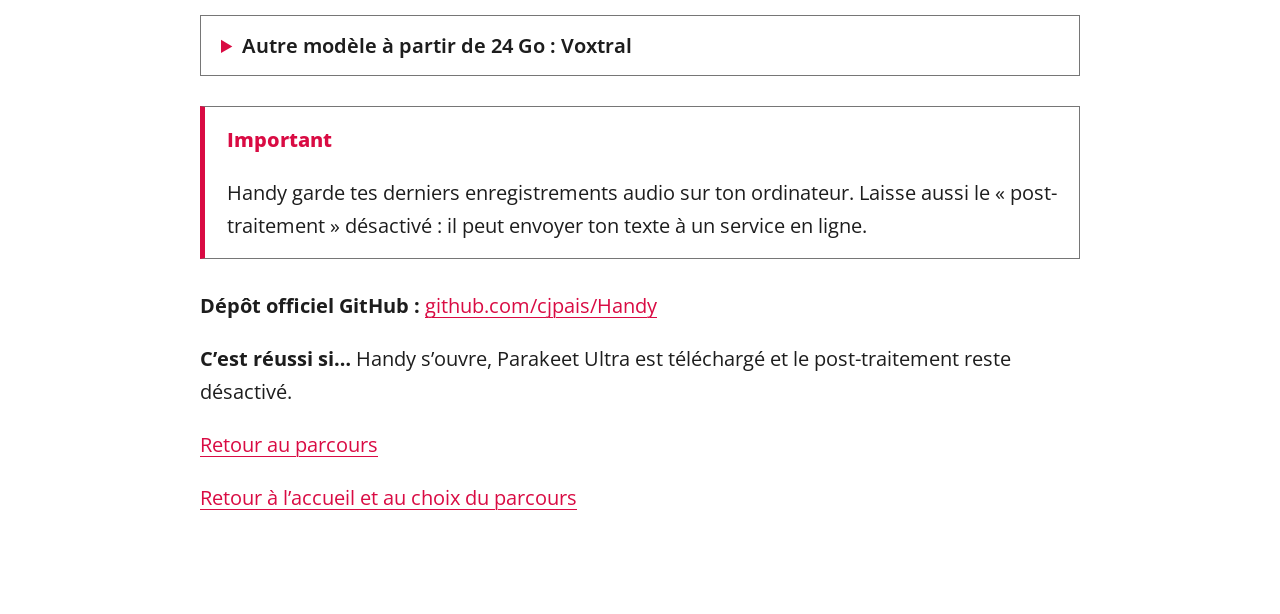
<file: docs/windows/moins-de-24-go/index.html>
<!doctype html>
<html lang="fr">
<head>
<meta charset="utf-8">
<meta name="viewport" content="width=device-width, initial-scale=1">
<meta name="color-scheme" content="light">
<meta name="referrer" content="no-referrer">
<meta http-equiv="Content-Security-Policy" content="default-src 'none'; img-src 'self'; font-src 'self'; style-src 'self'; script-src 'self'; connect-src 'none'; base-uri 'none'; form-action 'none'">
<title>Windows, moins de 24 Go de mémoire vive | HELMo</title>
<link rel="icon" href="../../assets/logo-helmo.png" type="image/png">
<link rel="stylesheet" href="../../assets/site.css">
<script src="../../assets/site.js" defer></script>
</head>
<body>
<a class="skip-link" href="#contenu">Aller au contenu</a>
<header class="site-header"><a class="logo-zone" href="https://www.helmo.be/" aria-label="HELMo, site de la haute école"><img src="../../assets/logo-helmo.png" alt="HELMo" width="120" height="120"></a><nav aria-label="Pages de l’atelier"><a class="main-link" href="../../jour-j/">Page de l’atelier</a><a href="../../">Installation</a></nav></header>
<nav class="page-toc" aria-label="Étapes de cette page"><details><summary>Sommaire de la page</summary><ol><li><a href="#ollama">1. Installe Ollama</a></li><li><a href="#modeles">2. Télécharge le modèle</a></li><li><a href="#premiere-reponse">3. Vérifie une première réponse</a></li><li><a href="#handy">4. Préparer la dictée locale : Handy</a></li></ol></details></nav>
<main><article id="contenu" tabindex="-1"><h1 id="windows-moins-de-24-go-de-mémoire-vive">Windows, moins de 24 Go de mémoire vive</h1>
<p><strong>L’IA locale sur ton ordinateur</strong> · HELMo · Vendredi 20 novembre 2026</p>
<p>Avec Mariano Sanfilippo et Vincent Daron.</p>
<p>Tu es au bon endroit si ton ordinateur tourne sous Windows et qu’il a moins de 24 Go de mémoire vive. Sinon, reviens à <a href="../../">l’accueil</a> pour choisir ton dossier.</p>
<p>Prépare Ollama et les modèles, vérifie une première réponse, puis installe Handy pour la dictée locale. Si ça bloque, viens quand même. Nous regarderons le problème avec toi et tu pourras travailler en binôme.</p>
<p>Ces paliers sont nos repères, testés pour l’instant sur une seule machine. En dessous de 16 Go de mémoire vive, viens quand même : on travaillera en binôme.</p>
<aside class="admonition" aria-label="Note"><p class="admonition-title">Note</p>
<p>Ce parcours a été préparé sur Mac et n’a pas encore été essayé sous Windows. Si un écran ou un message diffère de ce qui est décrit ici, note-le et viens quand même : tu nous aideras à l’améliorer.</p>
</aside>
<p>Ton PC a une carte graphique ? Elle calcule bien plus vite que le processeur, si le modèle tient dans sa mémoire dédiée. Vérifie combien elle en a avant de choisir ton dossier : <a href="../../#et-si-ton-pc-a-une-carte-graphique-windows-et-linux">comment faire</a>.</p>
<p><a id="parcours"></a></p>
<p><strong>Ton parcours</strong></p>
<p><a href="#ollama">1. Ollama</a> · <a href="#modeles">2. Modèles</a> · <a href="#premiere-reponse">3. Première réponse</a> · <a href="#handy">4. Handy</a></p>
<p><a id="ollama"></a></p>
<h2 id="1-installe-ollama">1. Installe Ollama</h2>
<p>Ollama est le <strong>moteur</strong> : le logiciel qui fait tourner l’IA sur ton ordinateur. Ce qu’il fait tourner s’appelle un <strong>modèle</strong> : le fichier qui contient ce que l’IA a appris. Avec les modèles de ce dossier, tes questions et ses réponses sont calculées et gardées sur ton ordinateur : Internet sert au téléchargement.</p>
<h3 id="installe-le-moteur">Installe le moteur</h3>
<ol>
<li>
<p><strong>Télécharge</strong> l’installeur officiel : <a href="https://github.com/ollama/ollama/releases/download/v0.40.14/OllamaSetup.exe">OllamaSetup.exe, version 0.40.14</a> (1,68 Go).</p>
</li>
<li>
<p><strong>Ouvre</strong> PowerShell, une fenêtre où l’on tape des commandes, appelée aussi terminal. Tape « PowerShell » dans le menu Démarrer et ouvre-le.</p>
</li>
<li>
<p><strong>Vérifie</strong> le fichier avant de l’ouvrir, grâce à son empreinte SHA-256 : une suite de caractères calculée à partir du fichier, comme une empreinte digitale. Si un seul octet change, l’empreinte change. Tape cette ligne dans PowerShell, puis appuie sur Entrée :</p>
<div class="code-block"><div class="code-tools"><button type="button" class="copy-button" aria-label="Copier le bloc 1" aria-describedby="code-1-status" data-copy="code-1">Copier</button><span id="code-1-status" role="status" aria-live="polite"></span></div><pre tabindex="0" aria-label="Bloc à copier 1"><code id="code-1">Get-FileHash $HOME\Downloads\OllamaSetup.exe
</code></pre></div>
<p>La colonne <code>Hash</code> doit afficher, en majuscules ou en minuscules :
<code>e069c7cc7d4808f77684e81efa0b1f853a5190b4b8f070bc8fd63041180e3eba</code></p>
</li>
<li>
<p><strong>Ouvre</strong> le fichier téléchargé, seulement si l’empreinte correspond, et suis les indications à l’écran.</p>
</li>
<li>
<p><strong>Lance</strong> l’application Ollama.</p>
</li>
</ol>
<!-- À COMPLÉTER APRÈS T1 ET T2 : procédure Windows pas encore essayée. Écrans de l'installeur, avertissement SmartScreen éventuel, demande éventuelle de compte, disponibilité de la commande ollama dans PowerShell. -->
<aside class="admonition" aria-label="Attention"><p class="admonition-title">Attention</p>
<p>Si l’empreinte affichée diffère, n’ouvre pas le fichier. Il diffère de celui publié par l’éditeur. Supprime-le, retélécharge-le depuis le lien officiel ci-dessus, puis vérifie à nouveau.</p>
</aside>
<details>
<summary>Pourquoi garder la version 0.40.14 ?</summary>
<p>L’atelier a été préparé avec cette version. Une version plus récente existe : elle n’a pas été essayée pour l’atelier.</p>
</details>
<p><strong>Dépôt officiel GitHub :</strong> <a href="https://github.com/ollama/ollama">github.com/ollama/ollama</a></p>
<p><strong>C’est réussi si…</strong> l’empreinte correspond et l’application Ollama s’ouvre.</p>
<p><a href="#parcours">Retour au parcours</a> · <a href="#modeles">Étape suivante</a></p>
<p><a id="modeles"></a></p>
<h2 id="2-télécharge-le-modèle">2. Télécharge le modèle</h2>
<p>Le modèle contient des réglages appris, rangés dans un fichier. Voici les modèles de ton parcours :</p>
<div class="table-scroll" role="region" aria-label="Tableau à faire défiler horizontalement" tabindex="0"><table>
<thead>
<tr>
<th>Modèle</th>
<th>À quoi il sert</th>
<th>Taille</th>
</tr>
</thead>
<tbody>
<tr>
<td><code>ministral-3:3b</code></td>
<td>Ministral 3, le modèle de l’atelier, pour discuter</td>
<td>2,95 Go</td>
</tr>
</tbody>
</table></div>
<h3 id="télécharge-ministral">Télécharge Ministral</h3>
<ol>
<li>
<p><strong>Copie</strong> la commande ci-dessous, colle-la dans PowerShell, puis appuie sur Entrée.</p>
<div class="code-block"><div class="code-tools"><button type="button" class="copy-button" aria-label="Copier le bloc 2" aria-describedby="code-2-status" data-copy="code-2">Copier</button><span id="code-2-status" role="status" aria-live="polite"></span></div><pre tabindex="0" aria-label="Bloc à copier 2"><code id="code-2">ollama pull ministral-3:3b
</code></pre></div>
</li>
<li>
<p><strong>Laisse la commande aller au bout</strong> : une barre de progression avance, puis le mot <code>success</code> apparaît.</p>
</li>
</ol>
<p><strong>Espace disque pour le modèle : 2,95 Go</strong>, en plus de l’installeur et d’Ollama lui-même. Garde de la marge : ton ordinateur a besoin de place libre pour bien fonctionner.</p>
<details>
<summary>Si le téléchargement s’interrompt</summary>
<p>Ollama est conçu pour reprendre : relance la même commande sans rien supprimer.</p>
</details>
<p><strong>C’est réussi si…</strong> chaque téléchargement choisi se termine par le mot <code>success</code>.</p>
<p><a href="#parcours">Retour au parcours</a> · <a href="#premiere-reponse">Étape suivante</a></p>
<p><a id="premiere-reponse"></a></p>
<h2 id="3-vérifie-une-première-réponse">3. Vérifie une première réponse</h2>
<h3 id="envoie-un-message">Envoie un message</h3>
<ol>
<li>
<p><strong>Ouvre</strong> l’application Ollama.</p>
</li>
<li>
<p><strong>Choisis</strong> le modèle <code>ministral-3:3b</code>.</p>
</li>
<li>
<p><strong>Copie</strong> ce message dans la conversation, puis envoie-le :</p>
<div class="code-block"><div class="code-tools"><button type="button" class="copy-button" aria-label="Copier le bloc 3" aria-describedby="code-3-status" data-copy="code-3">Copier</button><span id="code-3-status" role="status" aria-live="polite"></span></div><pre tabindex="0" aria-label="Bloc à copier 3"><code id="code-3">bonjour
</code></pre></div>
</li>
<li>
<p><strong>Vérifie</strong> les modèles téléchargés. Dans PowerShell, tape cette commande, puis appuie sur Entrée :</p>
<div class="code-block"><div class="code-tools"><button type="button" class="copy-button" aria-label="Copier le bloc 4" aria-describedby="code-4-status" data-copy="code-4">Copier</button><span id="code-4-status" role="status" aria-live="polite"></span></div><pre tabindex="0" aria-label="Bloc à copier 4"><code id="code-4">ollama list
</code></pre></div>
</li>
</ol>
<!-- À COMPLÉTER APRÈS T1 ET T2 : où se trouve le choix du modèle dans l'application Ollama, et à quoi ressemble l'écran de réponse. -->
<p><strong>C’est réussi si…</strong></p>
<ul>
<li>une réponse à ton « bonjour » s’affiche dans l’application, écrite par ton propre ordinateur ;</li>
<li>la commande <code>ollama list</code>, tapée dans PowerShell, affiche <code>ministral-3:3b</code>.</li>
</ul>
<details>
<summary>Si tu bloques à cette étape</summary>
<p>Note le message exact qui s’affiche et apporte ton ordinateur le 20 novembre. Tu peux aussi coller ce message dans une IA en ligne pour qu’elle te l’explique. Retire d’abord ton nom, les chemins de tes dossiers personnels et toute adresse ou clé : ce message quitte alors ton ordinateur.</p>
</details>
<p><a href="#parcours">Retour au parcours</a> · <a href="#handy">Étape suivante</a></p>
<p><a id="handy"></a></p>
<h2 id="4-préparer-la-dictée-locale--handy">4. Préparer la dictée locale : Handy</h2>
<p>Nous utiliserons Handy pendant l’atelier. Installe-le et télécharge Parakeet Ultra avant de venir si possible. Si cela bloque, tu pourras suivre l’essai en binôme.</p>
<p>Handy écrit ce que tu dictes dans l’application où se trouve ton curseur. Le traitement se fait sur ton ordinateur. Version 0.10.0. Il n’a pas encore été testé sous Windows par l’équipe de l’atelier.</p>
<h3 id="choisis-ton-fichier">Choisis ton fichier</h3>
<div class="table-scroll" role="region" aria-label="Tableau à faire défiler horizontalement" tabindex="0"><table>
<thead>
<tr>
<th>Ton PC</th>
<th>Fichier</th>
<th>Taille</th>
</tr>
</thead>
<tbody>
<tr>
<td>Processeur x64 (Intel, AMD)</td>
<td><a href="https://github.com/cjpais/Handy/releases/download/v0.10.0/Handy_0.10.0_x64-setup.exe">Télécharger .exe</a></td>
<td>17 Mo</td>
</tr>
<tr>
<td>Processeur ARM64</td>
<td><a href="https://github.com/cjpais/Handy/releases/download/v0.10.0/Handy_0.10.0_arm64-setup.exe">Télécharger .exe</a></td>
<td>11 Mo</td>
</tr>
</tbody>
</table></div>
<details>
<summary>Empreintes SHA-256 des fichiers Handy</summary>
<p><strong>Handy_0.10.0_x64-setup.exe</strong></p>
<div class="code-block"><div class="code-tools"><button type="button" class="copy-button" aria-label="Copier le bloc 5" aria-describedby="code-5-status" data-copy="code-5">Copier</button><span id="code-5-status" role="status" aria-live="polite"></span></div><pre tabindex="0" aria-label="Bloc à copier 5"><code id="code-5">d4c02386d6b4b2a8ef8e53a7ce5c6c417d554005e91b3529def3920e0e786d03
</code></pre></div>
<p><strong>Handy_0.10.0_arm64-setup.exe</strong></p>
<div class="code-block"><div class="code-tools"><button type="button" class="copy-button" aria-label="Copier le bloc 6" aria-describedby="code-6-status" data-copy="code-6">Copier</button><span id="code-6-status" role="status" aria-live="polite"></span></div><pre tabindex="0" aria-label="Bloc à copier 6"><code id="code-6">2cec8defbe193d9cf837ac7e2f55880d685c486b0f15d2da11fa71f36de4c3d1
</code></pre></div>
</details>
<p>Pour savoir lequel prendre : ouvre Paramètres, puis Système, puis Informations. La ligne « Type de système » indique x64 ou ARM64.</p>
<h3 id="vérifie-et-installe-handy">Vérifie et installe Handy</h3>
<ol>
<li>
<p>Ouvre PowerShell.</p>
</li>
<li>
<p>Vérifie l’empreinte du fichier. Adapte le nom à celui que tu as téléchargé :</p>
<div class="code-block"><div class="code-tools"><button type="button" class="copy-button" aria-label="Copier le bloc 7" aria-describedby="code-7-status" data-copy="code-7">Copier</button><span id="code-7-status" role="status" aria-live="polite"></span></div><pre tabindex="0" aria-label="Bloc à copier 7"><code id="code-7">Get-FileHash $HOME\Downloads\Handy_0.10.0_x64-setup.exe
</code></pre></div>
</li>
<li>
<p>Ouvre le volet « Empreintes SHA-256 des fichiers Handy » ci-dessus et compare le résultat. Si elle diffère, retélécharge le fichier depuis le lien du tableau.</p>
</li>
<li>
<p>Si elle correspond, ouvre le fichier et suis les indications d’installation.</p>
</li>
</ol>
<h3 id="prépare-la-dictée">Prépare la dictée</h3>
<ol>
<li>Lance Handy une fois à la maison.</li>
<li>Choisis <strong>Parakeet Ultra</strong> comme modèle de transcription et attends la fin du téléchargement, environ <strong>740 Mo</strong>.</li>
<li>Laisse le post-traitement désactivé.</li>
</ol>
<p>Parakeet Ultra a été essayé en français, sans Wi-Fi, sur le Mac du formateur.</p>
<details>
<summary>Autre modèle à partir de 24 Go : Voxtral</summary>
<p>Voxtral donne un résultat proche, pour une taille bien plus grande. Pour l’atelier, prépare Parakeet Ultra.</p>
</details>
<aside class="admonition" aria-label="Important"><p class="admonition-title">Important</p>
<p>Handy garde tes derniers enregistrements audio sur ton ordinateur. Laisse aussi le « post-traitement » désactivé : il peut envoyer ton texte à un service en ligne.</p>
</aside>
<p><strong>Dépôt officiel GitHub :</strong> <a href="https://github.com/cjpais/Handy">github.com/cjpais/Handy</a></p>
<p><strong>C’est réussi si…</strong> Handy s’ouvre, Parakeet Ultra est téléchargé et le post-traitement reste désactivé.</p>
<p><a href="#parcours">Retour au parcours</a></p>
<p><a href="../../">Retour à l’accueil et au choix du parcours</a></p>
</article></main>
</body>
</html>
</file>
<file: docs/assets/site.css>
@font-face{font-family:'Open Sans';src:url('fonts/open-sans-variable.ttf') format('truetype');font-weight:300 800;font-style:normal;font-display:swap}
@font-face{font-family:'Open Sans';src:url('fonts/open-sans-italic-variable.ttf') format('truetype');font-weight:300 800;font-style:italic;font-display:swap}
:root{font-family:'Open Sans',Arial,sans-serif;color:#1d1d1d;background:#fff;font-size:20px;line-height:1.65;--red:#d90b43;--line:#767676;scroll-padding-top:5rem}
*{box-sizing:border-box}
body{margin:0}
a{color:var(--red);text-underline-offset:.2em;text-decoration-thickness:1px;overflow-wrap:anywhere}
a:hover{text-decoration-thickness:2px}
:focus-visible{outline:3px solid #1d1d1d;outline-offset:4px}
.skip-link{position:fixed;top:.4rem;left:.5rem;transform:translateY(-200%);z-index:30;background:white;padding:.5rem 1rem}
.skip-link:focus{transform:none}
.site-header{max-width:1040px;margin:auto;padding:20px 24px 12px;display:flex;align-items:center;justify-content:space-between;gap:24px}
/* Clear space >= the M width (about 30% of this official image), charter p. 8. */
.logo-zone{display:block;flex-shrink:0;padding:32px;line-height:0;background:#fff}
.logo-zone img{display:block;width:100px;height:auto;object-fit:contain}
.site-header nav{display:flex;gap:16px;align-items:center;flex-wrap:wrap;justify-content:flex-end}
.main-link{display:inline-block;font-weight:700;border:2px solid var(--red);padding:10px 18px;text-decoration:none;line-height:1.4}
.main-link:hover{background:#fff2f6}
.page-toc{position:sticky;top:0;z-index:10;background:#fff;border-block:1px solid #b7b7b7;box-shadow:0 2px 3px #0000000a}
.page-toc>details{max-width:928px;margin:auto;border:0;padding:0}
.page-toc summary{padding:12px 24px;min-height:52px;font-weight:700;color:#1d1d1d;cursor:pointer}
.page-toc ol{list-style:none;padding:4px 24px 20px;margin:0;max-height:50vh;overflow:auto}
.page-toc li{margin:0}
.page-toc a{display:block;padding:8px 0;line-height:1.4}
main{max-width:928px;margin:0 auto;padding:36px 24px 90px}
article{min-width:0}
article>h1{font-size:clamp(1.7rem,4vw,2.4rem);line-height:1.2;letter-spacing:-.025em;margin:0 0 1.2rem;font-weight:700}
h2{font-size:1.5rem;line-height:1.3;margin:3rem 0 1.1rem;padding-top:1.4rem;border-top:3px solid var(--red);letter-spacing:-.02em}
h3{font-size:1.15rem;line-height:1.4;margin:1.8rem 0 .8rem}
p{margin:1rem 0}
strong{font-weight:700}
article img{display:block;max-width:100%;height:auto;margin:1.4rem auto}
article a[id]{display:block;scroll-margin-top:5rem}
[id]{scroll-margin-top:5rem}
ul,ol{padding-left:1.7rem}
li{padding-left:.2rem;margin:.65rem 0}
ol>li::marker{color:var(--red);font-weight:750;font-size:1.1em}
li>p:first-child{margin-top:0}
code{font-family:ui-monospace,SFMono-Regular,Consolas,monospace;font-size:.87em;overflow-wrap:anywhere}
p code,li>code,td code{background:#f2f2f2;padding:.08em .2em;border-radius:3px}
.code-block{margin:1.2rem 0;border:1px solid var(--line);background:#f7f7f7;max-width:100%;break-inside:avoid}
.code-tools{display:flex;align-items:center;gap:12px;padding:10px 14px;border-bottom:1px solid #c2c2c2;flex-wrap:wrap;background:#fff}
.copy-button{font:700 .85rem/1.3 'Open Sans',Arial,sans-serif;cursor:pointer;border:2px solid var(--red);color:var(--red);background:#fff;min-height:44px;padding:8px 18px}
.copy-button:hover{background:#fff2f6}
[role=status]{font-size:.8rem;line-height:1.5}
pre{padding:20px;margin:0;max-width:100%;overflow:auto;white-space:pre-wrap;overflow-wrap:anywhere;tab-size:2;font:400 .85rem/1.65 ui-monospace,SFMono-Regular,Consolas,monospace}
pre code{font:inherit;background:none;padding:0;white-space:inherit}
.clipboard-fallback{position:fixed;left:0;top:0;width:1px;height:1px;opacity:0}
.table-scroll{max-width:100%;overflow-x:auto;margin:1.4rem 0;overscroll-behavior-x:contain}
table{border-collapse:collapse;width:100%;font-size:.9rem;line-height:1.55}
th,td{text-align:left;padding:14px 16px;border:1px solid #8a8a8a;vertical-align:top;min-width:150px}
th{font-weight:700;background:#f2f2f2}
tbody tr:nth-child(even){background:#fafafa}
td:first-child,th:first-child{min-width:125px}
.admonition{border:1px solid var(--line);border-left:5px solid var(--red);padding:16px 22px;margin:1.5rem 0;background:#fff}
.admonition-title{font-weight:750;color:var(--red);margin:0 0 .4rem}
.admonition p:last-child{margin-bottom:0}
article details{border:1px solid var(--line);padding:0 20px;margin:1.2rem 0;background:#fff}
article summary{cursor:pointer;font-weight:650;padding:15px 0;line-height:1.45;min-height:48px}
article details[open]{padding-bottom:16px}
article details>summary::marker{color:var(--red)}
blockquote{border-left:3px solid var(--line);padding-left:20px;margin:1.5rem 0}
@media(max-width:600px){
  .site-header{padding:8px 12px;gap:8px;align-items:center}
  .logo-zone{padding:24px}
  .logo-zone img{width:72px}
  .site-header nav{font-size:.85rem;gap:8px}
  .main-link{padding:10px 12px}
  main{padding:28px 18px 60px}
  .page-toc summary{padding-inline:18px}
  .page-toc ol{padding-inline:18px}
  h2{font-size:1.4rem;overflow-wrap:anywhere}
  h3{overflow-wrap:anywhere}
  article details{padding-inline:14px}
  .admonition{padding:14px 16px}
  pre{padding:16px}
  th,td{padding:12px;min-width:145px}
  .code-tools{padding:8px 10px}
}
@media print{
  @page{margin:16mm}
  :root{font-size:11pt;line-height:1.45;color:#000;scroll-padding-top:0}
  .site-header{padding:0;margin:0 0 6mm;max-width:none;justify-content:flex-start}
  .logo-zone{padding:7mm}
  .logo-zone img{width:20mm}
  .site-header nav,.page-toc,.skip-link,.code-tools{display:none!important}
  main{max-width:none;padding:0}
  a{color:#000;text-decoration:underline}
  h1{font-size:24pt!important}
  h2{font-size:18pt;margin-top:10mm;break-after:avoid}
  h3,summary{break-after:avoid}
  p,li{orphans:3;widows:3}
  .code-block,article details,.admonition{break-inside:auto}
  article details{border:none;padding:0}
  article details>*{display:block}
  article details::details-content{content-visibility:visible;display:block}
  .table-scroll{overflow:visible}
  table{font-size:9pt;table-layout:fixed}
  th,td{min-width:0;padding:2mm;overflow-wrap:anywhere}
  thead{display:table-header-group}
  tr{break-inside:avoid}
  pre{font-size:9pt;overflow:visible;white-space:pre-wrap;overflow-wrap:anywhere}
  article img{max-height:200mm;object-fit:contain;break-inside:avoid}
}
</file>
